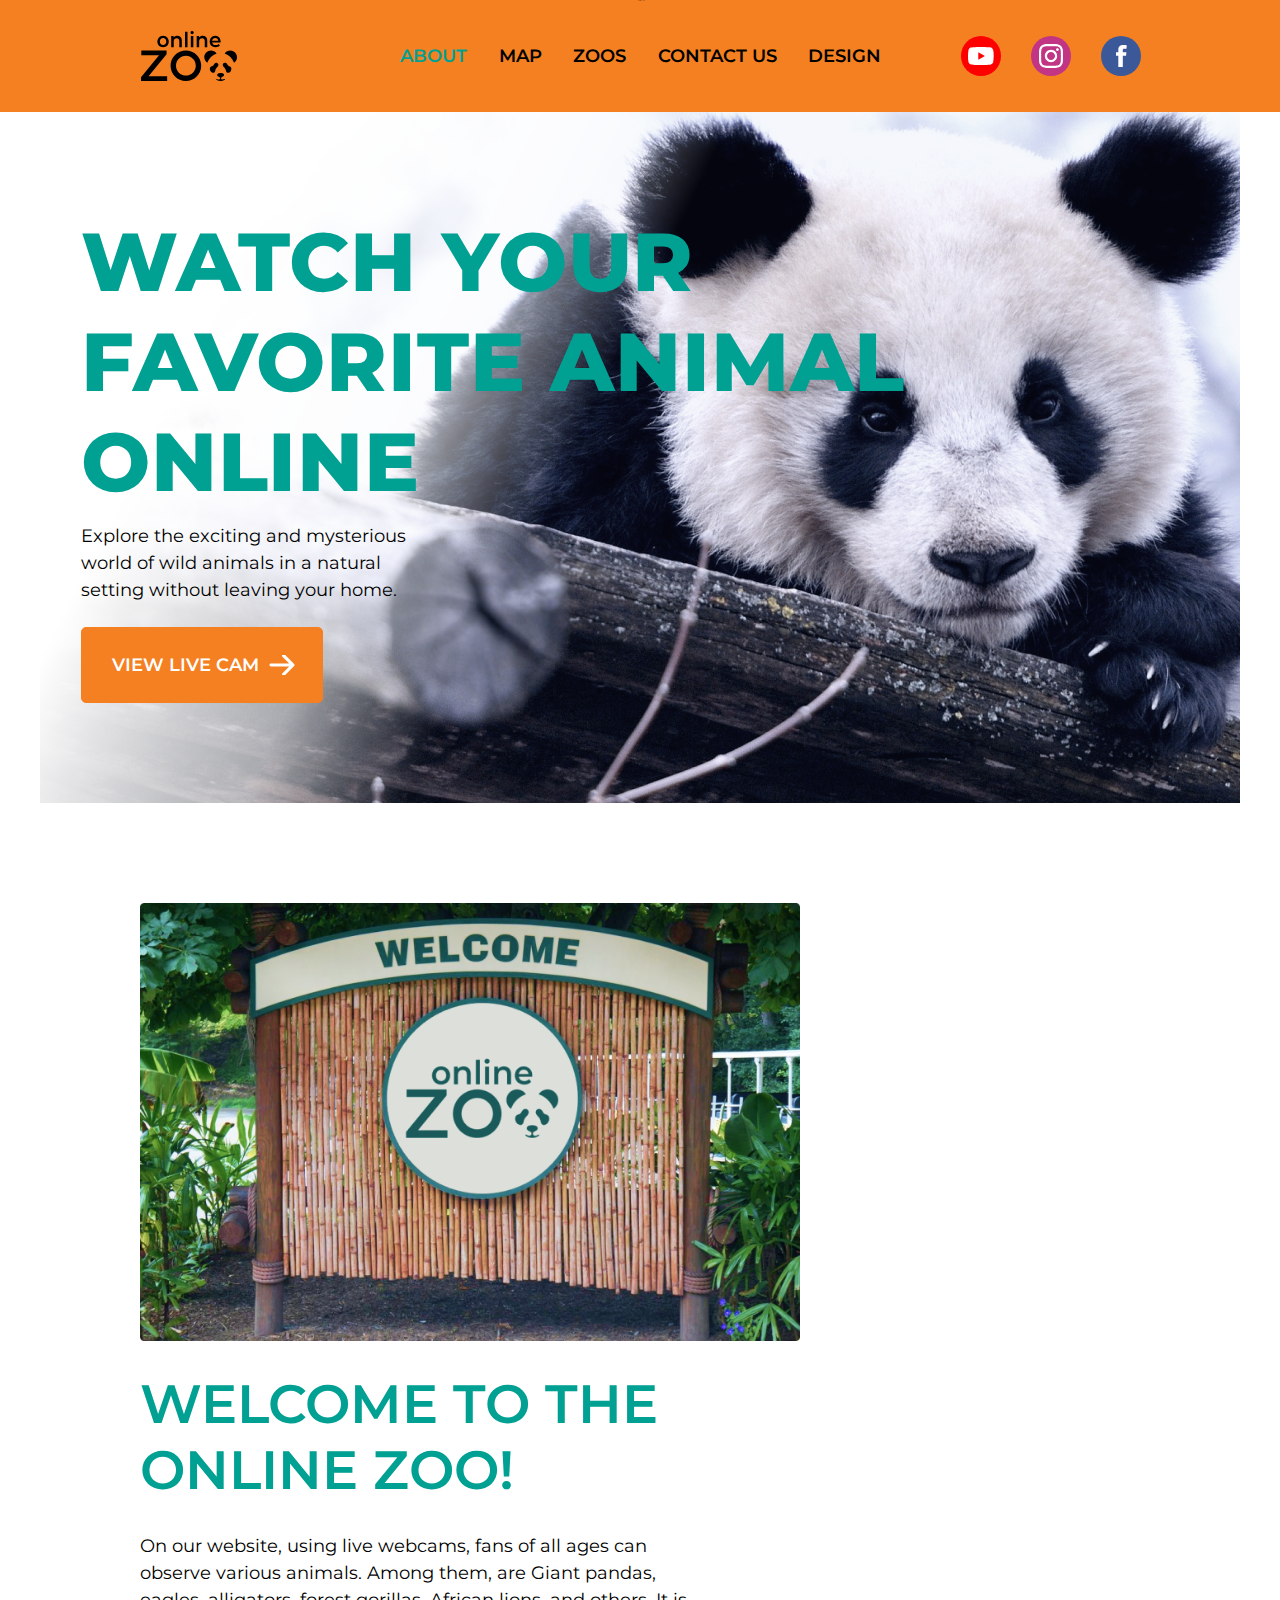
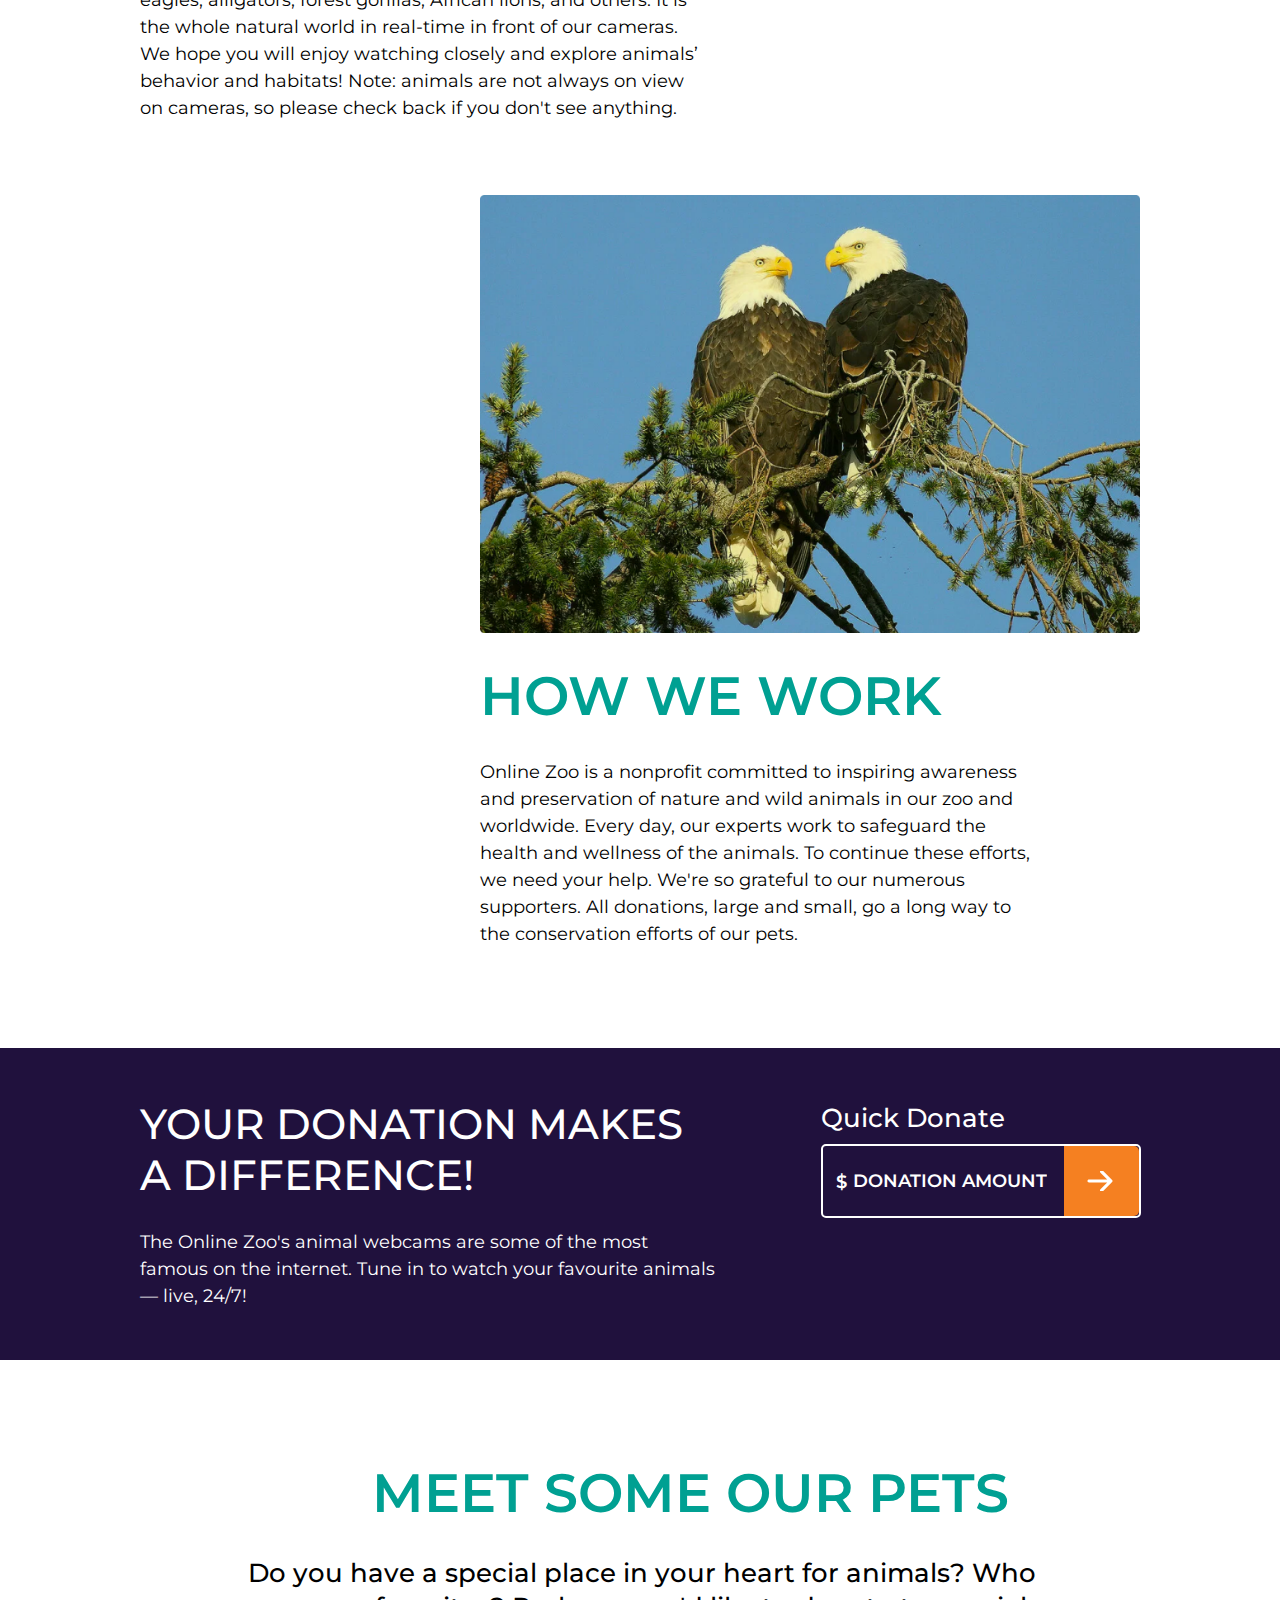
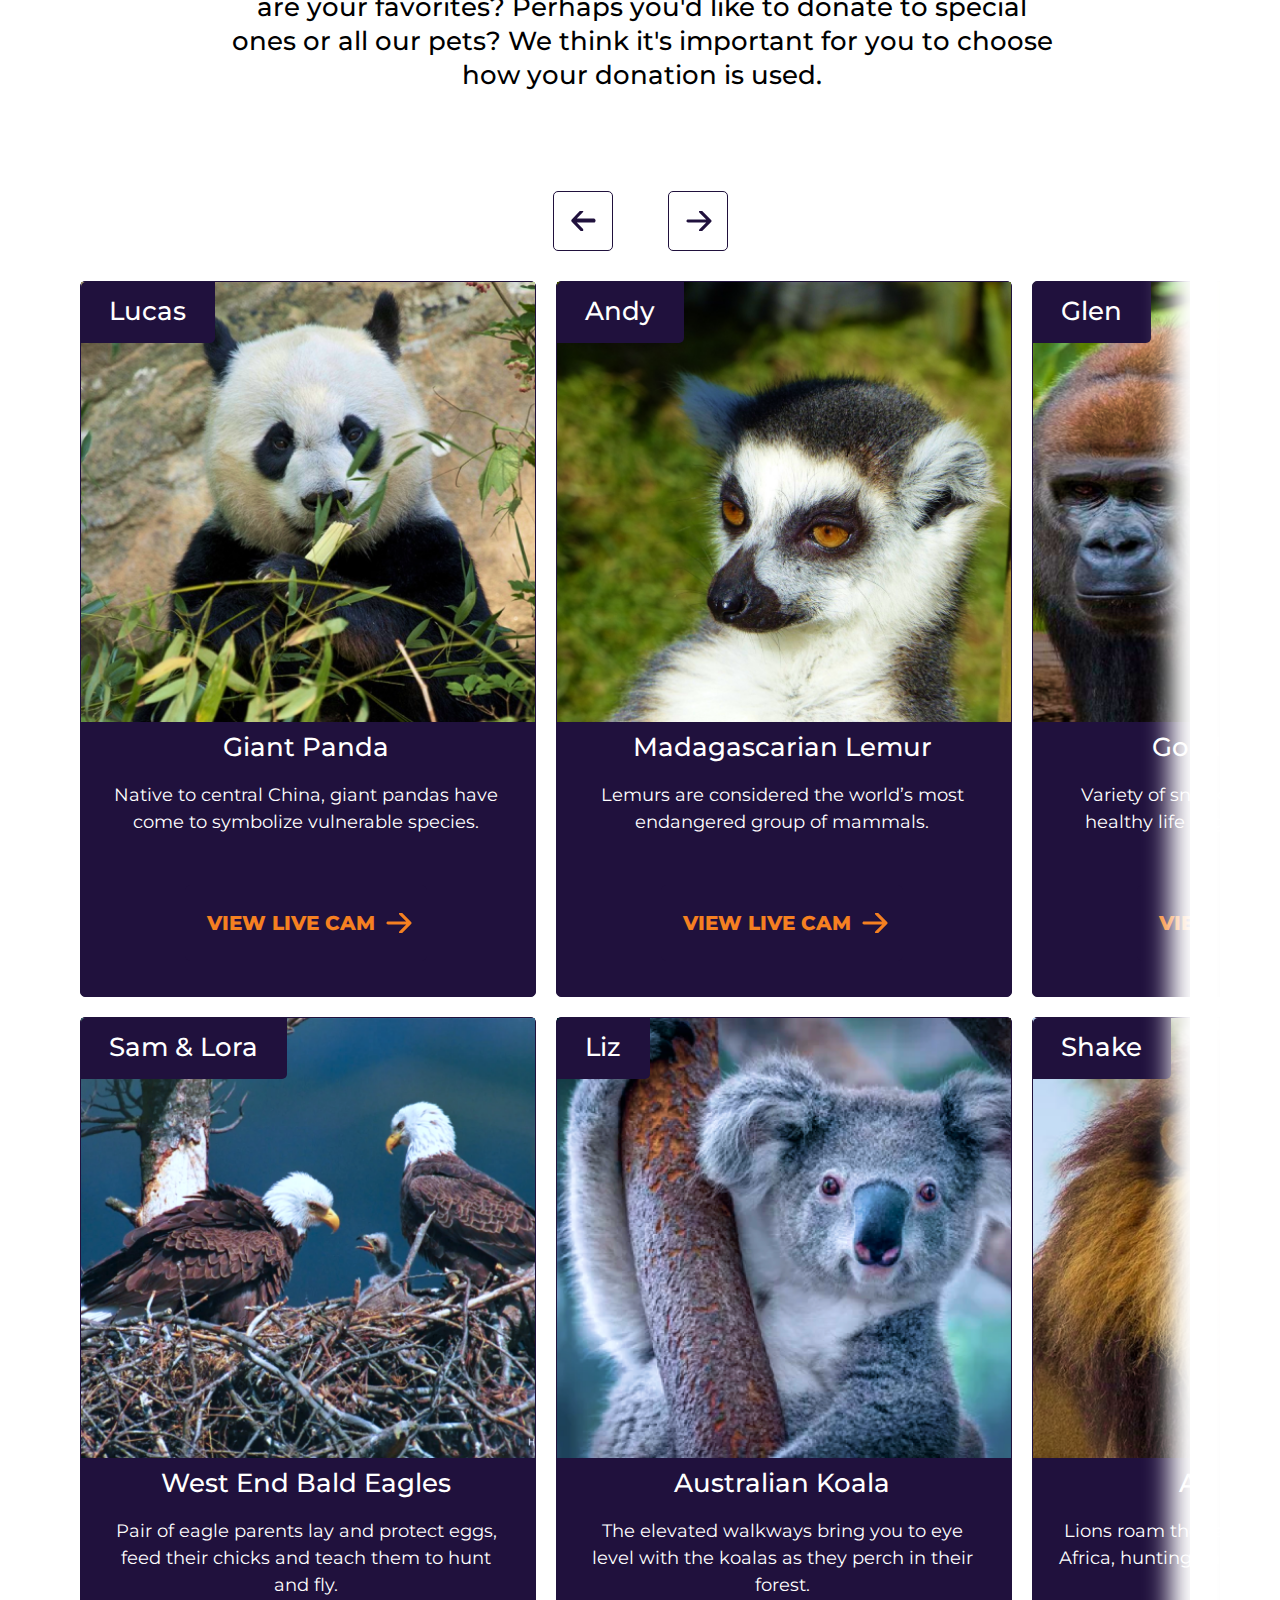
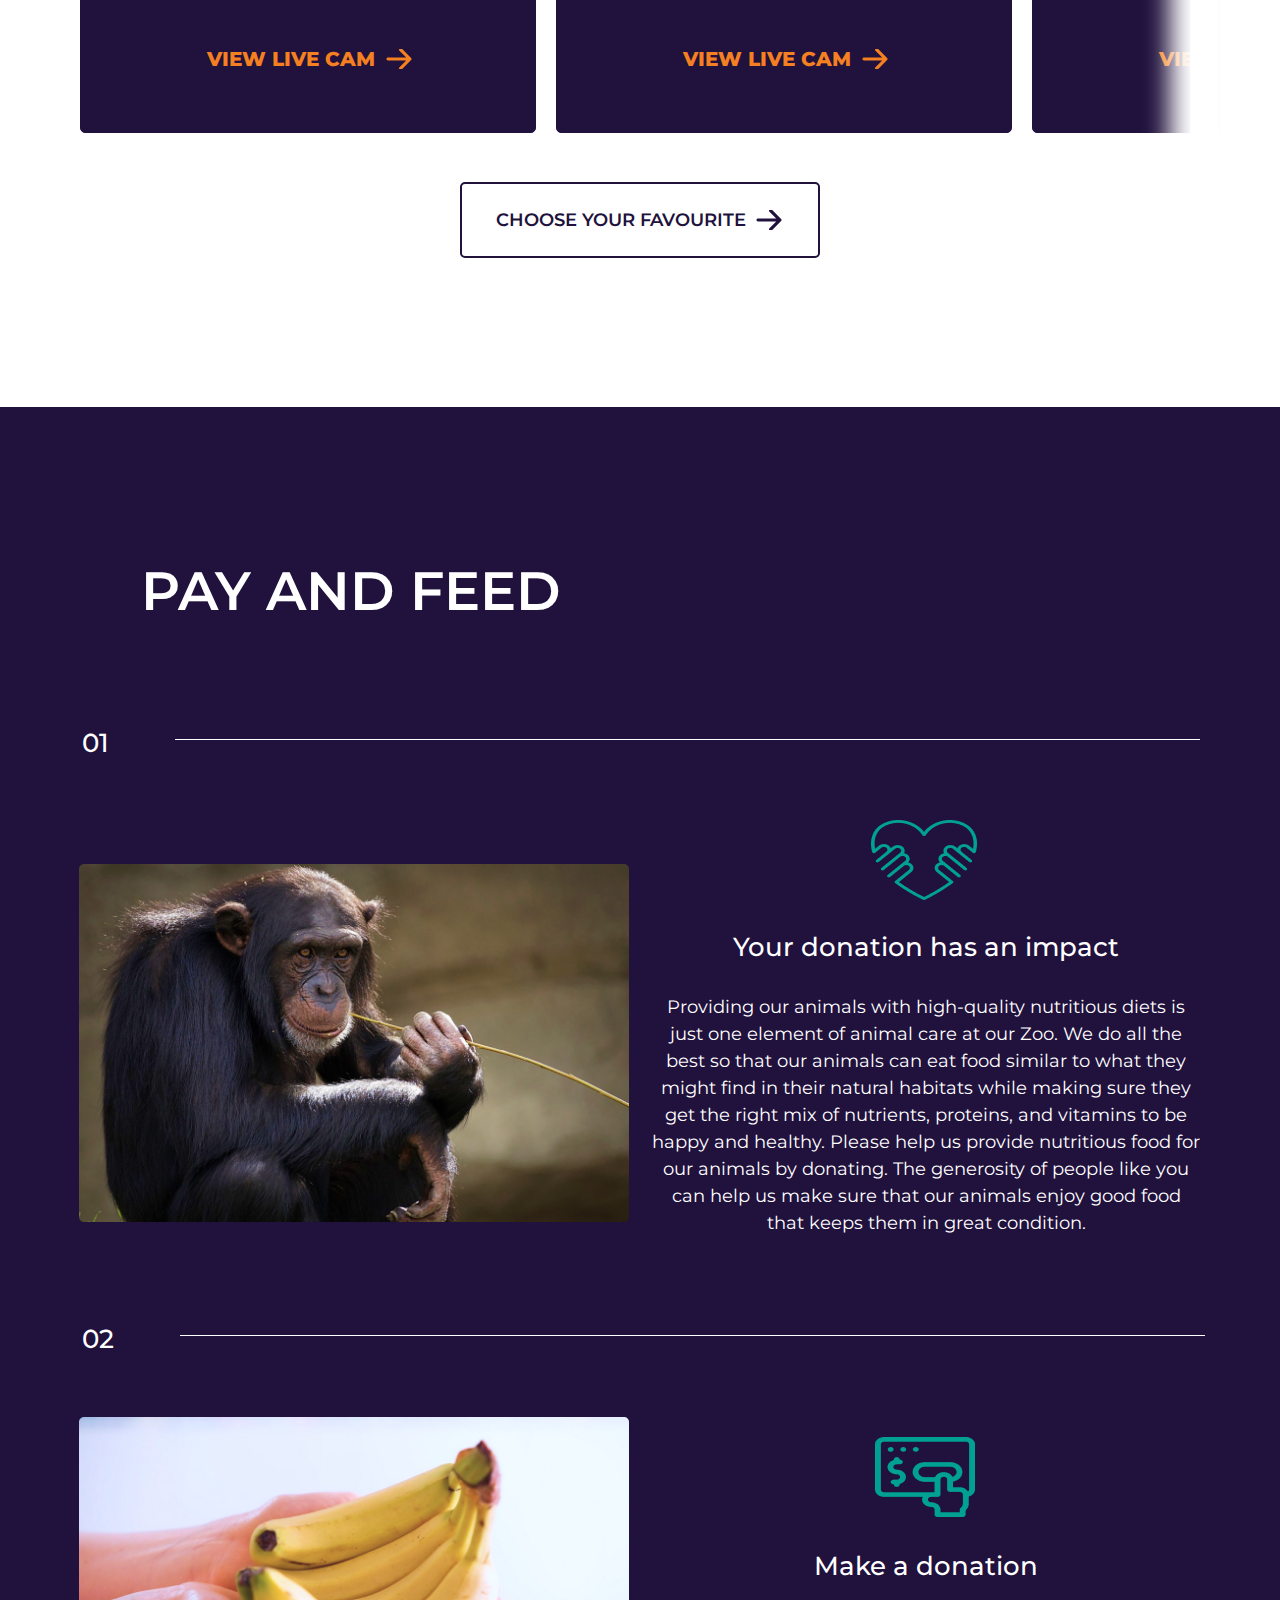
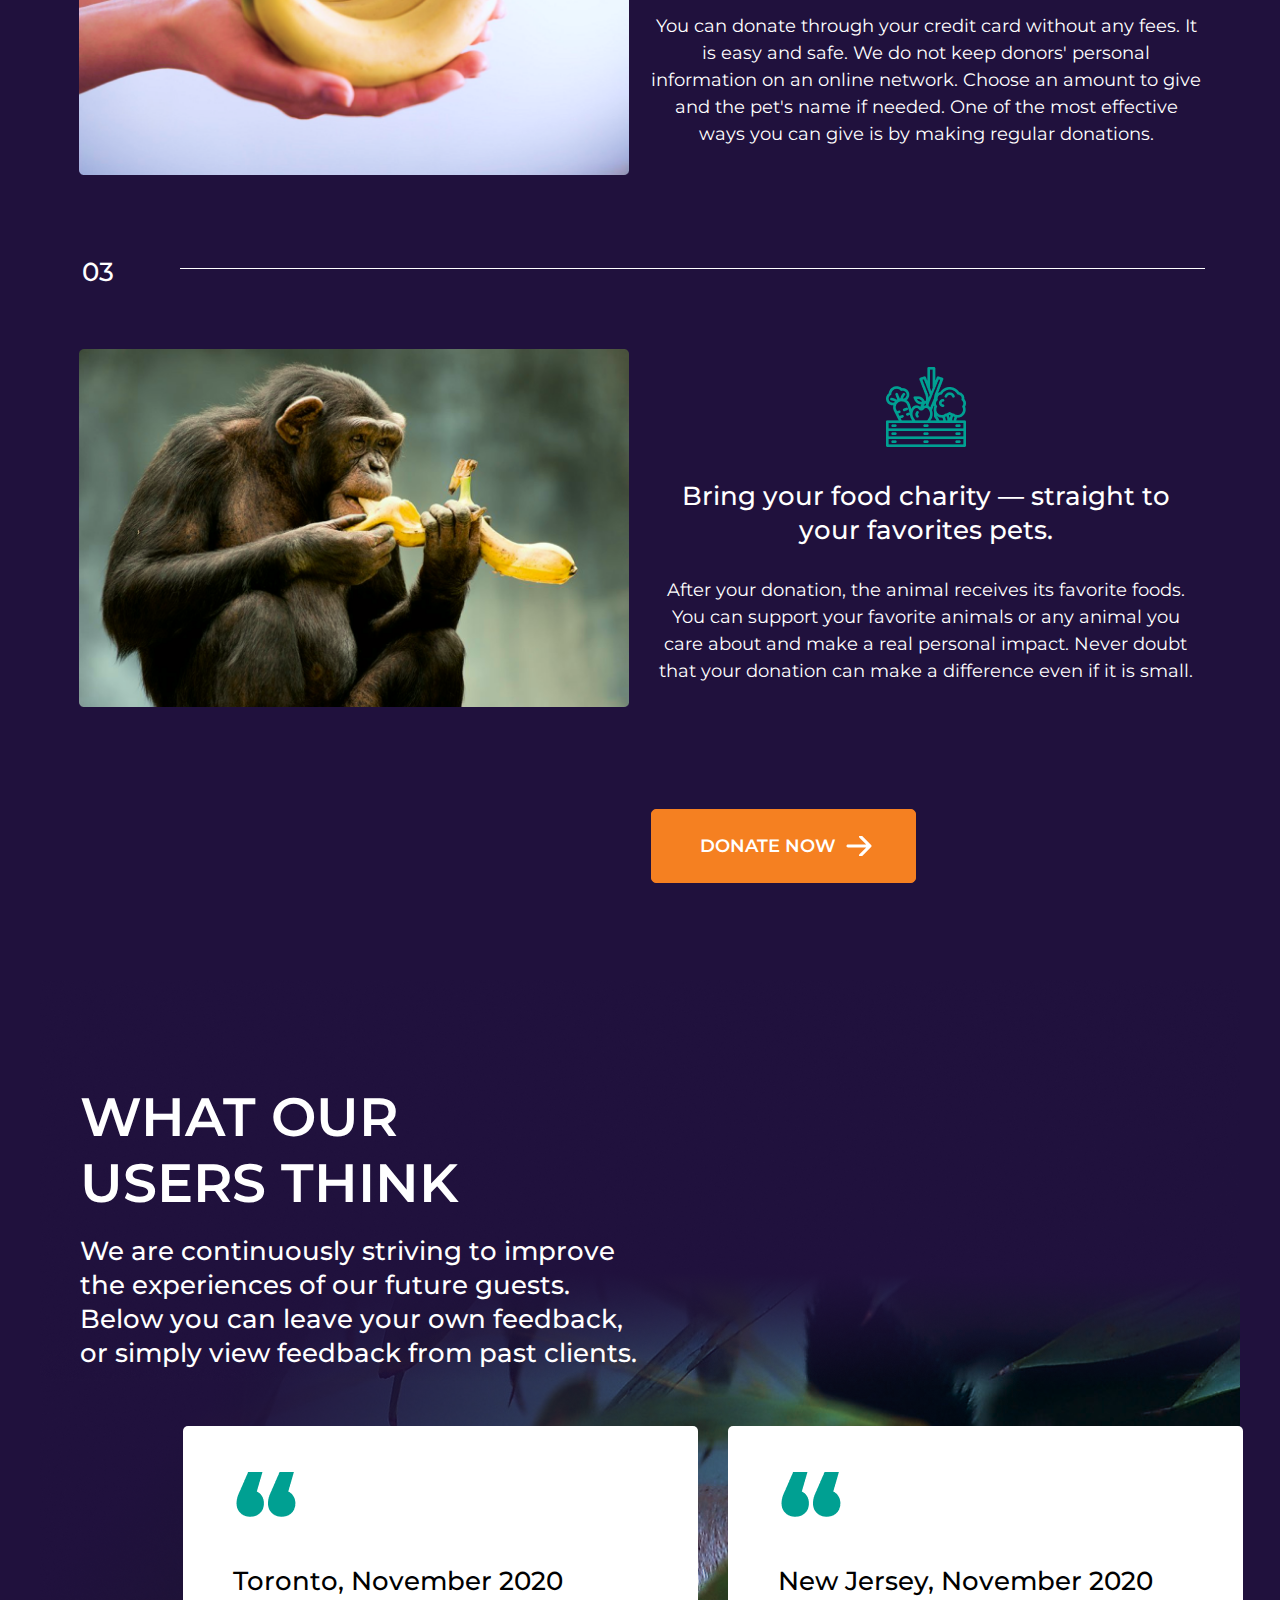
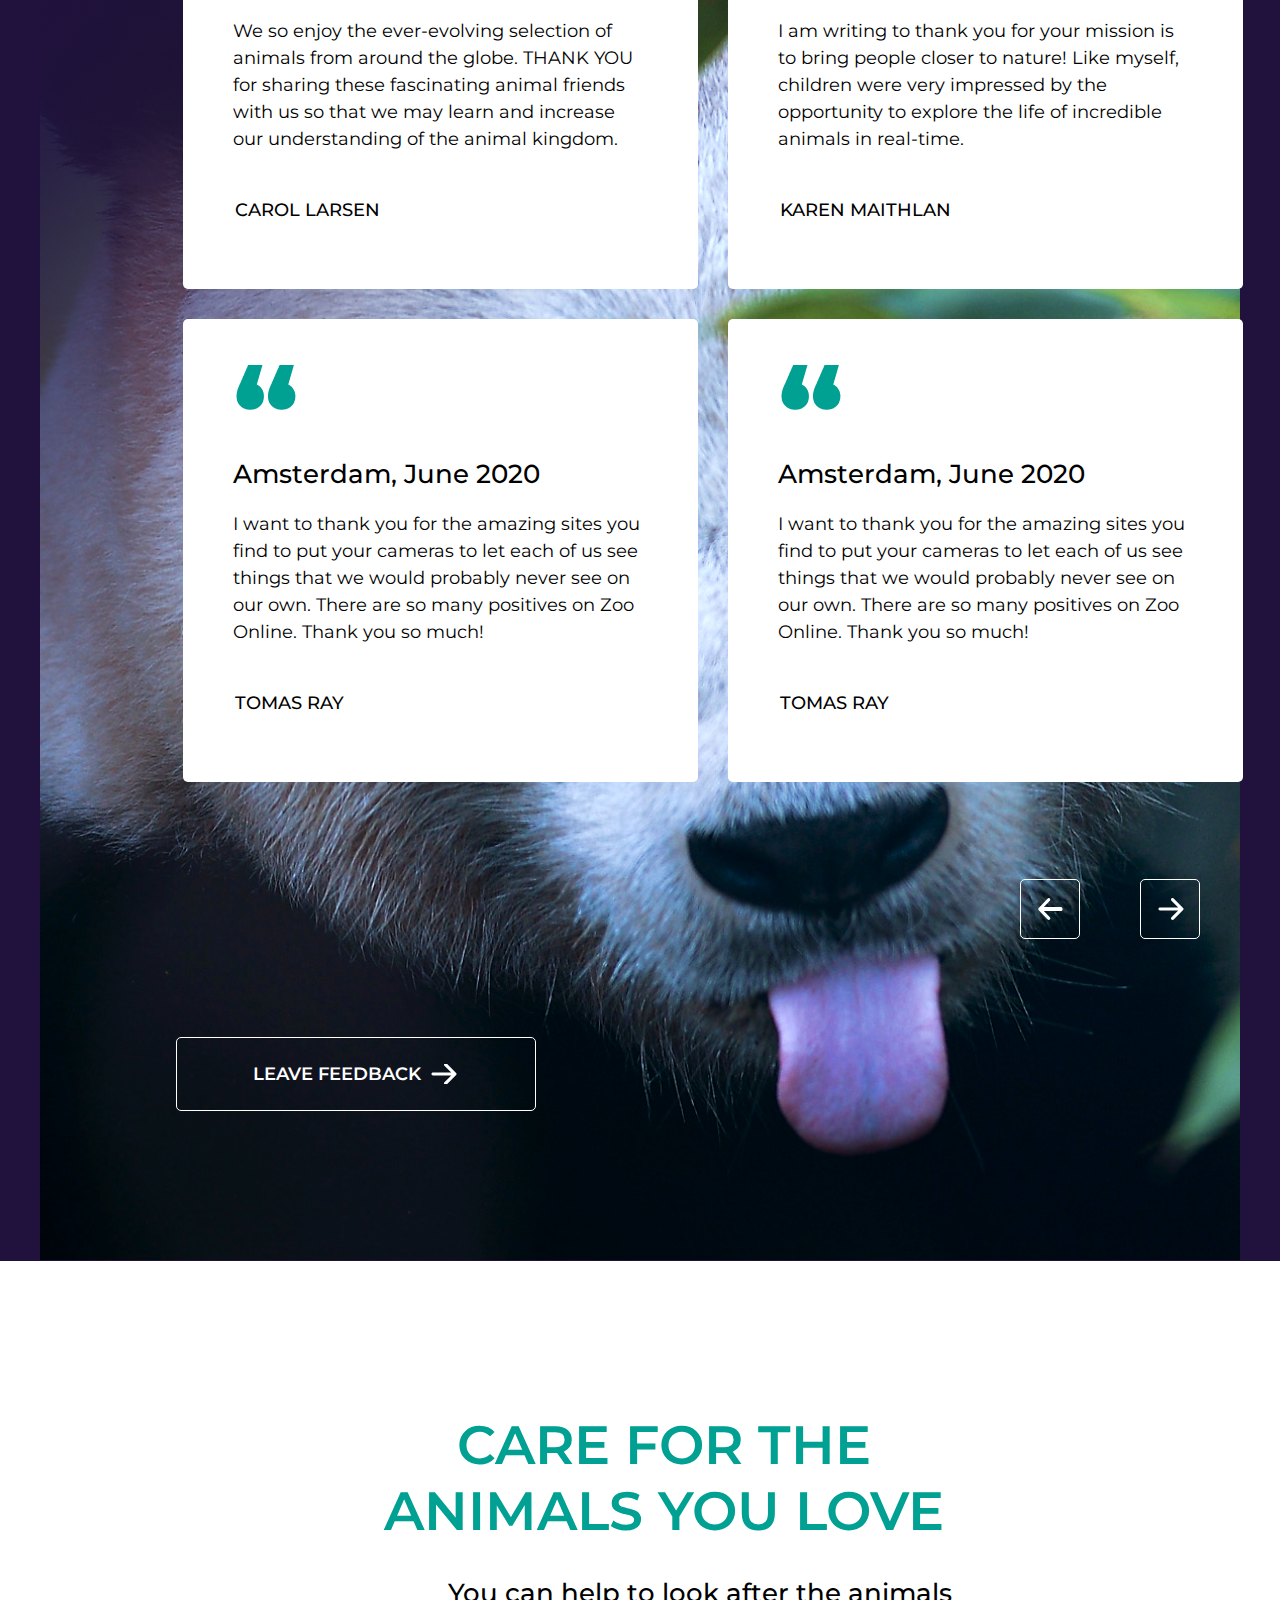
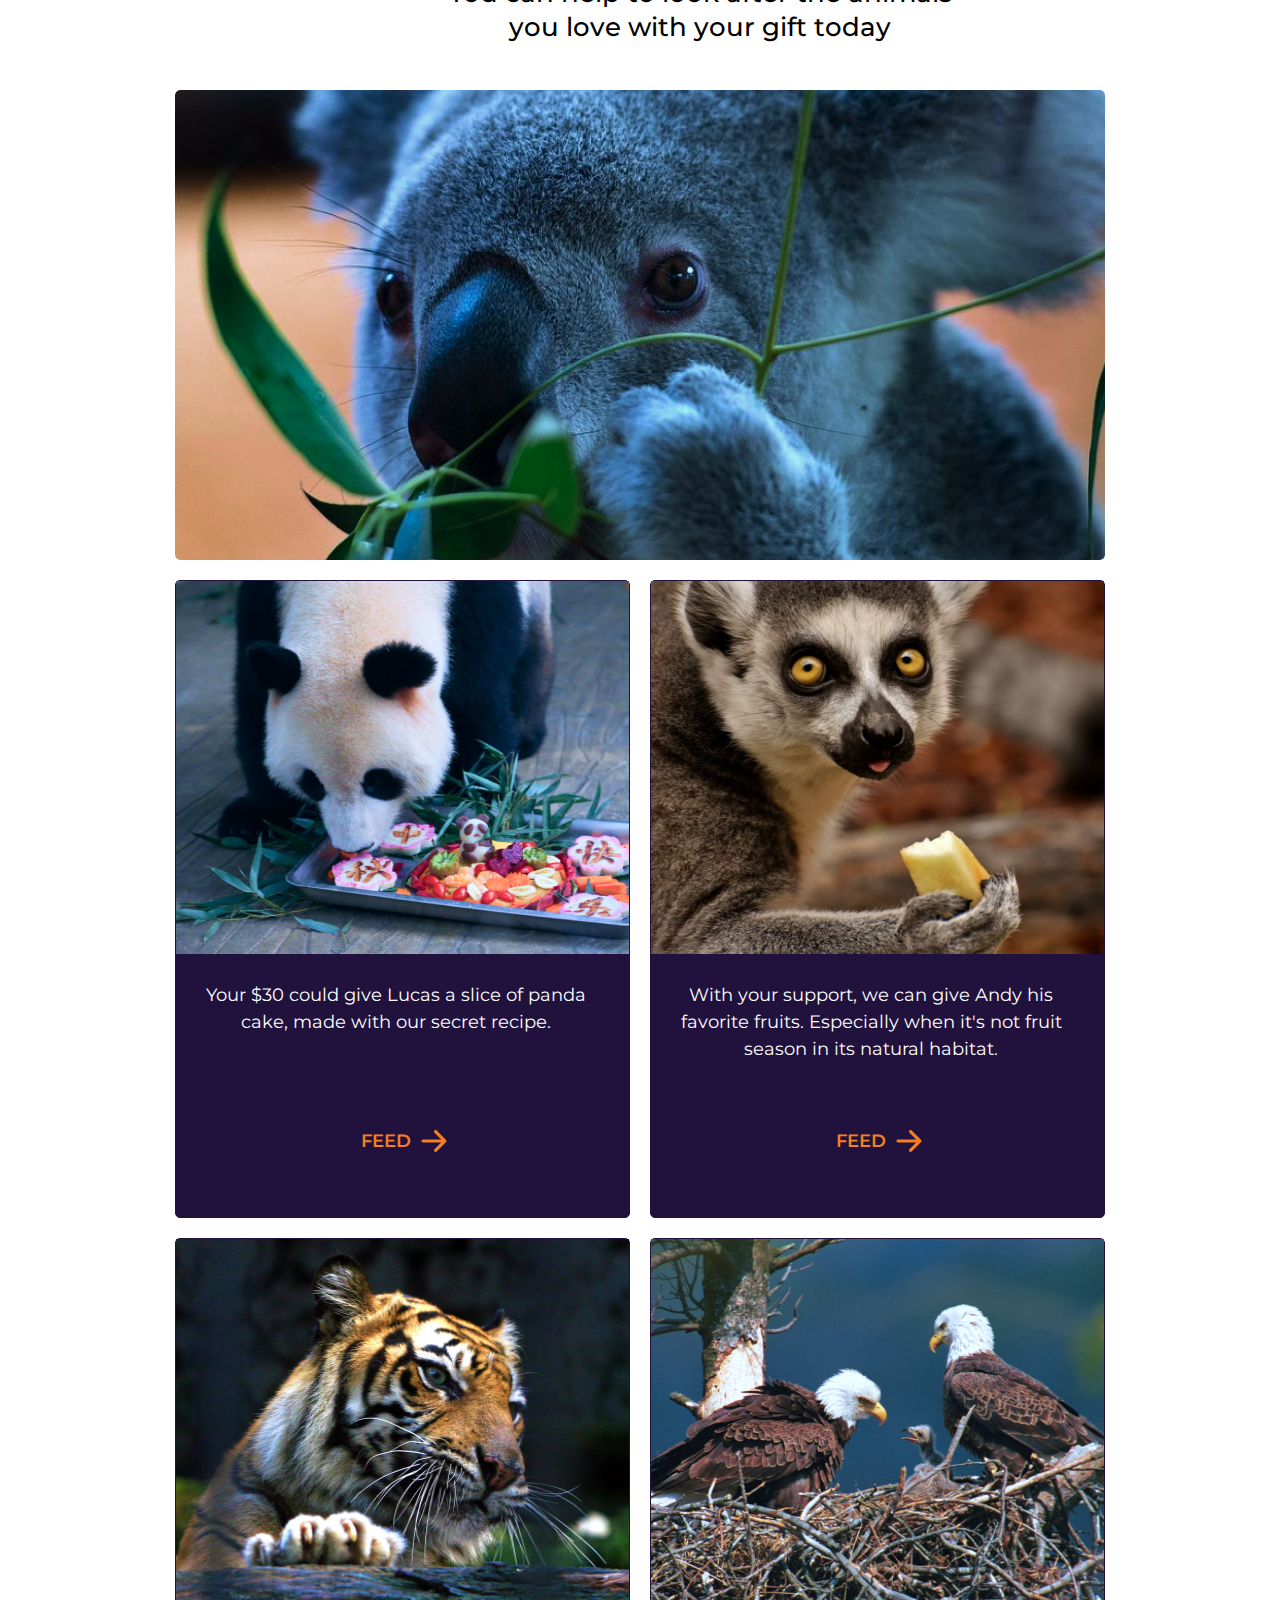
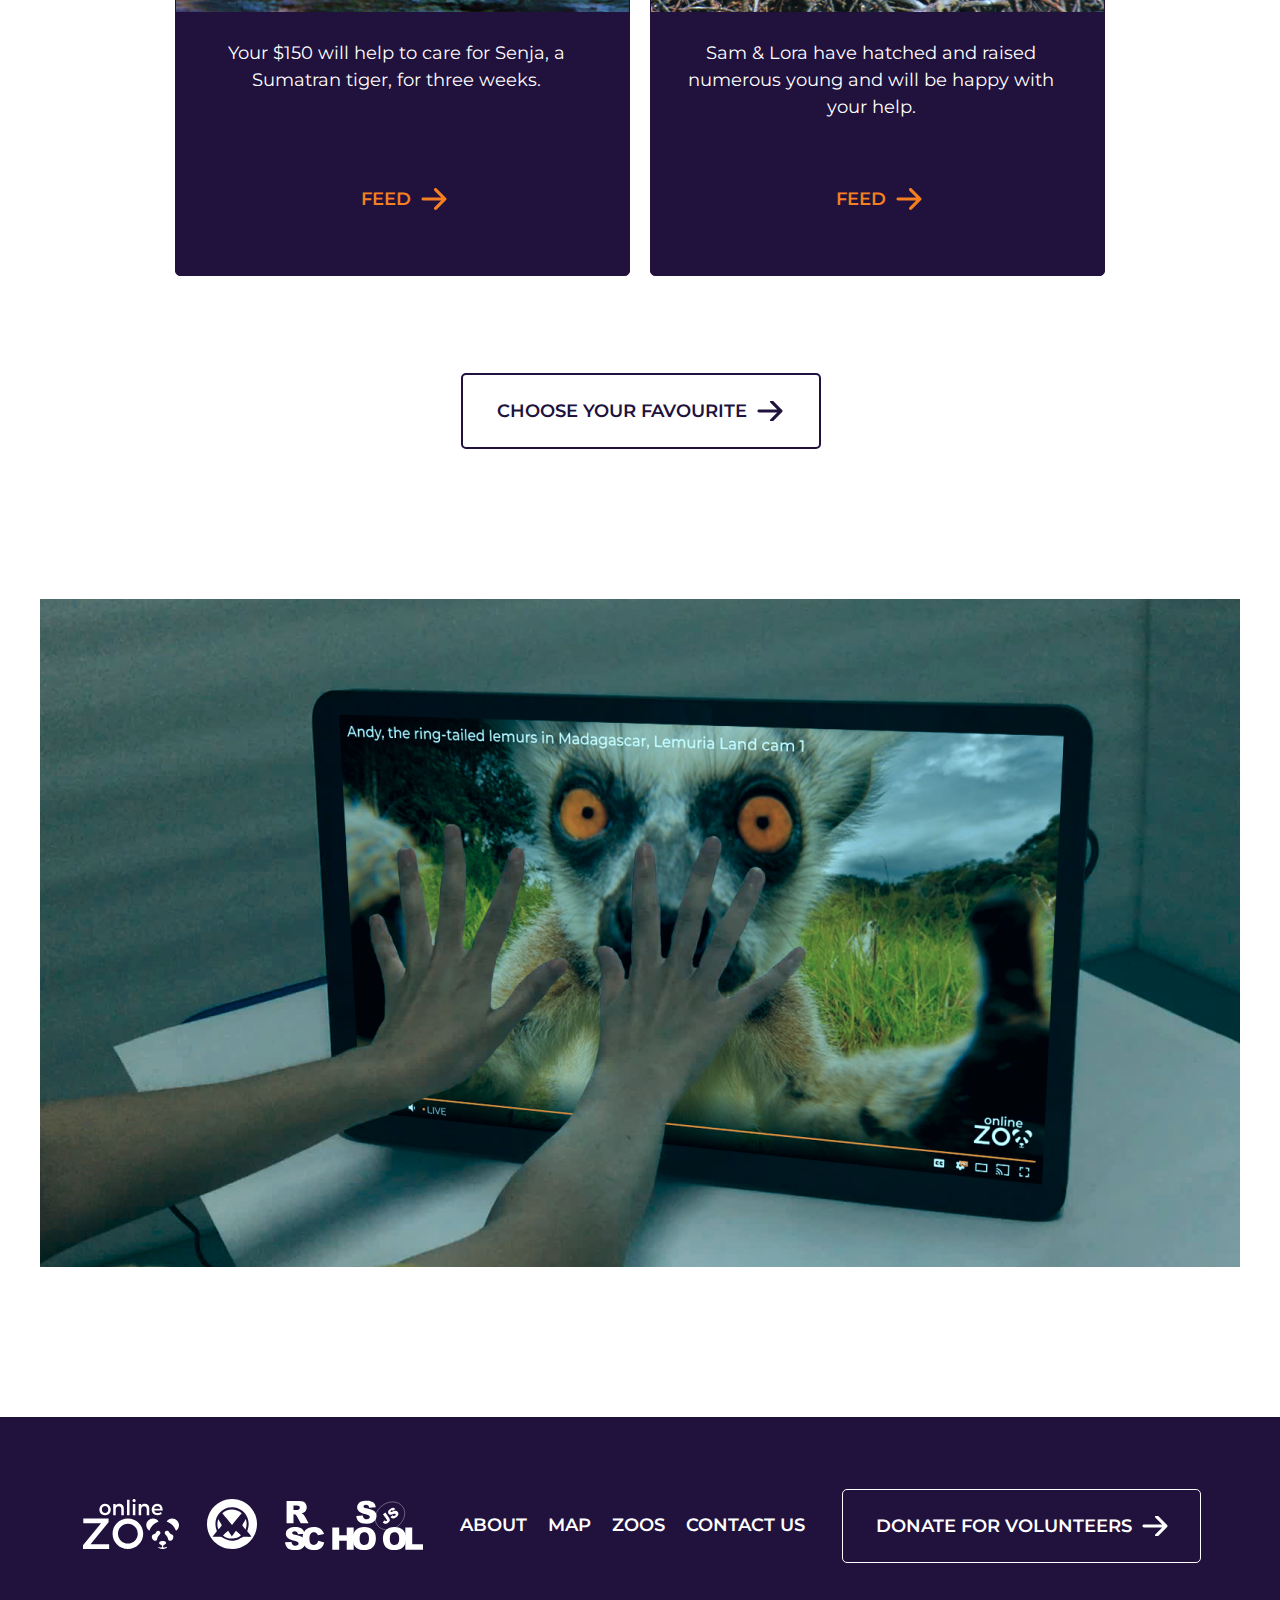
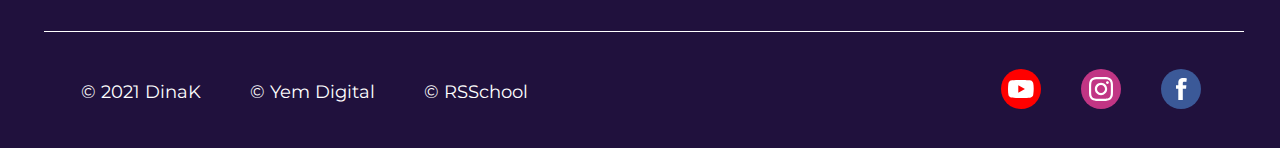
<file: onlineZoo/pages/landing/index.html>
<!DOCTYPE html>
<html lang="en">

<head>
    <meta charset="UTF-8">
    <meta http-equiv="X-UA-Compatible" content="IE=edge">
    <meta name="viewport" content="width=device-width, initial-scale=1.0">
    <link href="style.css" rel="stylesheet">
    <link rel="preconnect" href="https://fonts.gstatic.com">
    <link rel="icon" href="../../assets/images/Favicon.png" type="image/x-icon">
    <link
        href="https://fonts.googleapis.com/css2?family=Montserrat:wght@100;200;300;400;500;600;700;800;900&display=swap"
        rel="stylesheet">
    <title>OnlineZoo</title>
</head>

<body>
    <header id="header" class ="header">
        <div class="header__wrapper">
            <h1>online zoo</h1>
              <a href = "#"><img class="header__img" src="../../assets/images/Logoheader.svg" alt="logo" /></a>
              <div class="header__burger">
                  <span class="header__span"></span>
              </div>
            <nav class ="header__nav">
                <button class ="header__close-btn"></button>
                <ul class = "header__list">
                    <li class ="header__item">
                        <a class="header__link header__link-active" href="#">about</a>
                    </li>
                    <li class ="header__item">
                        <a class="header__link" href="../map/mapIndex.html">map</a>
                    </li>
                    <li class ="header__item">
                        <a class="header__link" href="../zoos/panda/panda.html">zoos</a>
                    </li>
                    <li class ="header__item">
                        <a class="header__link" href="../contacts/contacts.html">contact us</a>
                    </li>
                    <li class ="header__item">
                        <a class="header__link" href=" https://www.figma.com/file/lnK11foY8Aoa6oOlDXovVN/Online-ZOO-Project">design</a>
                    </li>
                </ul>
            </nav>
            <div class="social">
                <ul class="social__list">
                    <li><a class="social__img" href="http://youtube.com" target="_blank"><img src="../../assets/images/youtube.svg"
                                alt="youtubeicon" /></a></li>
                    <li><a class="social__img" href="http://instagram.com" target="_blank"><img src="../../assets/images/Instagram.svg"
                                alt="instaicon" /></a></li>
                    <li><a class="social__img" href="http://facebook.com" target="_blank"><img src="../../assets/images/Facebook.svg"
                                alt="facebookicon" /></a></li>
                </ul>
            </div>
        </div>
    </header>

    <main class ="main">
        <div class="main__wrapper">
            <section class="section1">
                <div class="section1__title">
                    <h2 class="section1__h2">Watch your favorite animal online</h2>
                    <p class="section1__p">Explore the exciting and mysterious world of wild animals in a natural setting without leaving
                        your
                        home.</p>
                    <a class="section1__link" href = "../zoos/panda/panda.html">
                        <div class="button-text">view live cam</div>
                        <div class="button-img"><svg class="section1__svg"></svg></div>
                    </a>
                </div>
            </section>


            <section class="section2">
                <div class="section2__wrapper">
                    <img class="section2__img-1" src="../../assets/images/Group 11.png" alt="Welcome to online zoo" />
                    <div class="section2__article section2__article-1">
                        <h3 class="section2__h3">Welcome to the Online Zoo!</h3>
                        <p class="section2__p">
                            On our website, using live webcams, fans of all ages can observe various animals.
                            Among them, are Giant pandas, eagles, alligators, forest gorillas, African lions,
                            and others. It is the whole natural world in real-time in front of our cameras.
                            We hope you will enjoy watching closely and explore animals’ behavior and habitats!
                            Note: animals are not always on view on cameras, so please check back if you don't see
                            anything.
                        </p>
                        <p class="section2__p-320">
                            On our website, using live webcams, fans of all ages can observe various animals. Among them, are Giant pandas, eagles, alligators, forest gorillas, African lions, and others. It is the whole natural world in real-time in front of our cameras. 
                        </p>
                    </div>
                    <img class="section2__img-2" src="../../assets//images/Group 12.png" alt="bold eagles" />
                    <div class="section2__article section2__article-2">
                        <h3 class="section2__h3">How we work</h3>
                        <p class="section2__p">
                            Online Zoo is a nonprofit committed to inspiring awareness and preservation of nature and
                            wild animals in our zoo and worldwide.
                            Every day, our experts work to safeguard the health and wellness of the animals. To continue
                            these efforts, we need your help.
                            We're so grateful to our numerous supporters.
                            All donations, large and small, go a long way to the conservation efforts of our pets.
                        </p>
                        <p class="section2__p-320">
                            Online Zoo is a nonprofit committed to inspiring awareness and preservation of nature and wild animals in our zoo and worldwide. To continue these efforts, we need your help. We're so grateful to our  supporters. All donations, large and small, go a long way to the conservation efforts of our pets.
                        </p>
                    </div>
                </div>
            </section>

            <section class="section3">
                <div class="section3__wrapper">
                    <div class="section3__donate1">
                        <h4 class="section3__h4">Your donation makes a difference! </h4>
                        <p class="section3__p">The Online Zoo's animal webcams are some of the most famous on the internet. Tune in to watch
                            your favourite animals — live, 24/7!</p>
                    </div>
                    <div class="section3__donate2">
                        Quick Donate
                        <form id="section3__form" class = "section3__form">
                            <label class ="section3__label" for="donate">$ </label>
                            <input id = "donate" class="section3__input" type="number" value="" min="20" max="1000" step ="20" placeholder="Donation Amount">
                            <button id="donation-amount" class ="section3__button" type="submit">
                                <div class="button-img"><svg class="section3__svg"></svg></div>
                            </button>
                        </form>
                    </div>
                </div>
            </section>
            <section class="section4">
                <div class="section4__wrapper">
                    <div class="section4__pets">
                        <h3 class="section4__h3">meet some our Pets </h3>
                        <h5 class="section4__h5">
                            Do you have a special place in your heart for animals?
                            Who are your favorites? Perhaps you'd like to donate to special ones or all our pets? We
                            think
                            it's
                            important for you to choose how your donation is used.
                        </h5>
                        <div class="section4__arrow-btn">
                            <button id = "pets-arrow-left" class ="section4__btn"><svg class="section4__svg left"></button>
                            <button id ="pets-arrow-right" class ="section4__btn"><svg class="section4__svg right"></button>
                        </div>
                    </div>
                    <div class="section4__cards-wrapper">
                    <div id="pet-cards" class="pets-cards">
                        <div class="section4__overlay"></div>
                        <a class="pet__card animal-elem1" href="../zoos/panda/panda.html">
                            <div class="pet__name"><h5 class="pet__name-h5">Lucas</h5></div>
                            <img class="pet__card-img" src="../../assets/images/petpanda.png" alt="lucas" />
                            <div class="pet__info">
                                <h5 class="pet__info-h5">Giant Panda</h5>
                                <p class="pet__info-p">Native to central China, giant pandas have come to symbolize vulnerable species.</p>
                            </div>
                            <div class="pet__card-btn">
                                <div class="btn-text">view live cam</div>
                                <div class="btn-img"><svg class="pet__svg"></svg></div>
                            </div>
                        </a>
                        <a class="pet__card animal-elem2" href="../zoos/lemur/lemur1.html">
                            <div class="pet__name"><h5 class="pet__name-h5">Andy</h5></div>
                            <img class="pet__card-img" src="../../assets/images/petlemur.png" alt="andy" />
                            <div class="pet__info">
                                <h5 class="pet__info-h5">Madagascarian Lemur</h5>
                                <p class="pet__info-p">Lemurs are considered the world’s most endangered group of mammals.</p>
                            </div>
                            <div class="pet__card-btn">
                                <div class="btn-text">view live cam</div>
                                <div class="btn-img"><svg class="pet__svg"></svg></div>
                            </div>
                        </a>
                        <a class="pet__card animal-elem3" href="../zoos/gorilla/gorilla1.html">
                            <div class="pet__name"><h5 class="pet__name-h5">Glen</h5></div>
                            <img class="pet__card-img" src="../../assets/images/petgorilla.png" alt="glen" />
                            <div class="pet__info">
                                <h5 class="pet__info-h5">Gorilla in Congo </h5>
                                <p class="pet__info-p">Variety of snacks very important for the healthy life of gorillas and his plenty of
                                    babies.</p>
                            </div>
                            <div class="pet__card-btn">
                                <div class="btn-text">view live cam</div>
                                <div class="btn-img"><svg class="pet__svg"></svg></div>
                            </div>
                        </a>
                        <a class="pet__card animal-elem4" href="#">
                            <div class="pet__name"><h5 class="pet__name-h5">Mike</h5></div>
                            <img class="pet__card-img" src="../../assets/images/petalligator.png" alt="mike" />
                            <div class="pet__info">
                                <h5 class="pet__info-h5">Chinese Alligator</h5>
                                <p class="pet__info-p">From nose to tail, belly to back, hard scales protect this petite alligator. </p>
                            </div>
                            <div class="pet__card-btn">
                                <div class="btn-text">view live cam</div>
                                <div class="btn-img"><svg class="pet__svg"></svg></div>
                            </div>
                        </a>
                        <a class="pet__card animal-elem5" href="../zoos/eagle/eagle1.html">
                            <div class="pet__name"><h5 class="pet__name-h5">Sam & Lora</h5></div>
                            <img class="pet__card-img" src="../../assets/images/peteagles.png" alt="sam&lora" />
                            <div class="pet__info">
                                <h5 class="pet__info-h5">West End Bald Eagles</h5>
                                <p class="pet__info-p">Pair of eagle parents lay and protect eggs, feed their chicks and teach them to hunt
                                    and fly.</p>
                            </div>
                            <div class="pet__card-btn">
                                <div class="btn-text">view live cam</div>
                                <div class="btn-img"><svg class="pet__svg"></svg></div>
                            </div>
                        </a>
                        <a class="pet__card animal-elem6" href="#">
                            <div class="pet__name"><h5 class="pet__name-h5">Liz</h5></div>
                            <img class="pet__card-img" src="../../assets/images/petkoala.png" alt="liz" />
                            <div class="pet__info">
                                <h5 class="pet__info-h5">Australian Koala</h5>
                                <p class="pet__info-p">The elevated walkways bring you to eye level with the koalas as they perch in their
                                    forest.</p>
                            </div>
                            <div class="pet__card-btn">
                                <div class="btn-text">view live cam</div>
                                <div class="btn-img"><svg class="pet__svg"></svg></div>
                            </div>
                        </a>
                        <a class="pet__card animal-elem7" href="#">
                            <div class="pet__name"><h5 class="pet__name-h5">Shake</h5></div>
                            <img class="pet__card-img" src="../../assets/images/petlion.png" alt="shake" />
                            <div class="pet__info">
                                <h5 class="pet__info-h5">African Lion</h5>
                                <p class="pet__info-p">Lions roam the savannas and grasslands of Africa, hunting and raising cubs in the
                                    pride.</p>
                            </div>

                            <div class="pet__card-btn">
                                <div class="btn-text">view live cam</div>
                                <div class="btn-img"><svg class="pet__svg"></svg></div>
                            </div>
                        </a>
                        <a class="pet__card animal-elem8" href="#">
                            <div class="pet__name"><h5 class="pet__name-h5">Senja</h5></div>
                            <img class="pet__card-img" src="../../assets/images/pettiger.png" alt="senja" />
                            <div class="pet__info">
                                <h5 class="pet__info-h5">Sumatran Tiger</h5>
                                <p class="pet__info-p">Sumatran Tigers are the smallest of the five sub-species, and are found in Indonesia.
                                </p>
                            </div>
                            <div class="pet__card-btn">
                                <div class="btn-text">view live cam</div>
                                <div class="btn-img"><svg class="pet__svg"></svg></div>
                            </div>
                        </a>
                    </div>
                </div>
                    <div class="section4__choose-btn">
                        <a class="section4__choose-link"href = "../map/mapIndex.html">
                            <div class="button-text">choose your favourite</div>
                            <div class="button-img"><svg class="choose__svg"></svg></div>
                        </a>
                    </div>
                </div>
            </section>

            <section class="section5">
                <div class="section5__wrapper">
                    <h3 class="section5__h3">pay and feed</h3>
                    <div class="section5__subheader">
                        <h4 class="section5__h4">01</h4>
                        <div class="line line-1"></div>
                        <div class="section5__a">
                            <img class="section5__img" src="../../assets/images/Rectangle 36.png" alt="monkey1">
                            <div class="section5__impact">
                                <img class="section5__impact-img" src="../../assets/images/Vector.png" alt="vector">
                                <h6 class="section5__impact-h6">Your donation has an impact</h6>
                                <p class="section5__impact-p">Providing our animals with high-quality nutritious diets is just one element of
                                    animal care at our Zoo.
                                    We do all the best so that our animals can eat food similar to what they might find
                                    in their
                                    natural habitats while making sure they get the right mix of nutrients, proteins,
                                    and
                                    vitamins to be happy and healthy.
                                    Please help us provide nutritious food for our animals by donating.
                                    <span class="section5__320">The generosity of people like you can help us make sure that our animals enjoy good
                                    food
                                    that keeps them in great condition.<span>
                                </p>
                            </div>
                        </div>
                    </div>
                    <div class="section5__subheader">
                        <h4 class="section5__h4">02</h4>
                        <div class="line line-2"></div>
                        <div class="section5__a">
                            <img  class="section5__img" src="../../assets/images/Rectangle 37.png" alt="bananas">
                            <div class="section5__make">
                                <img class="section5__make-img" src="../../assets/images/Vector2.png" alt="vector">
                                <h6 class="section5__make-h6">Make a donation</h6>
                                <p class="section5__make-p">You can donate through your credit card without any fees.
                                    It is easy and safe. We do not keep donors' personal information on an online
                                    network.
                                    Choose an amount to give and the pet's name if needed.
                                    <span class="section5__320">One of the most effective ways you can give is by making regular donations.</span>
                                </p>
                            </div>
                        </div>
                    </div>
                    <div class="section5__subheader">
                        <h4 class="section5__h4">03</h4>
                        <div class="line line-3"></div>
                        <div class="section5__a">
                            <img class="section5__img" src="../../assets/images/Rectangle 38.png" alt="monkey&bananas">
                            <div class="section5__bring">
                                <img class="section5__bring-img"src="../../assets/images/Vector3.png" alt="vector">
                                <h6 class="section5__bring-h6">Bring your food charity — straight to your favorites pets.</h6>
                                <p class="section5__bring-p">
                                    After your donation, the animal receives its favorite foods.
                                    You can support your favorite animals or any animal you care about and make a real
                                    personal
                                    impact.
                                    Never doubt that your donation can make a difference even if it is small.
                                </p>
                                <button id="donate-now1" class="section5__button">
                                    <div class="button-text">donate now</div>
                                    <div class="button-img"><svg class="section5__svg"></svg></div>
                                </button>
                            </div>
                        </div>
                    </div>
                </div>
            </section>

            <section class="section6">
                <div class="section6__wrapper">
                    <div class="section6__main">
                        <div class="section6__header">
                            <h3 class="section6__header-h3">what our users think</h3>
                            <h5 class="section6__header-h5">We are continuously striving to improve the experiences of our future guests.
                                Below you can leave your own feedback, or simply view feedback from past clients.
                            </h5>
                        </div>
                        <div id="section6__review" class="section6__review-wrapper">
                            <div class="section6__review review1">
                                <img class="section6__review-img" src="../../assets/images/“.png" alt="section6">
                                <h5 class="section6__review-h5">New Jersey, June 2020</h5>
                                <p class="section6__review-p">I am writing to thank you for your mission is to bring people closer to nature! Like
                                    myself,
                                    children were very impressed by the opportunity to explore the life of incredible
                                    animals in
                                    real-time.</p>
                                <h6 class="section6__review-h6">Karen Maithlan</h6>
                            </div>
                            <div class="section6__review review2">
                                <img class="section6__review-img" src="../../assets/images/“.png" alt="section6">
                                <h5 class="section6__review-h5">Toronto, November 2020</h5>
                                <p class="section6__review-p"> We so enjoy the ever-evolving selection of animals from around the globe. THANK YOU
                                    for
                                    sharing these fascinating animal friends with us so that we may learn and increase
                                    our
                                    understanding of the animal kingdom.</p>

                                <h6 class="section6__review-h6">Carol Larsen</h6>
                            </div>
                            <div class="section6__review review3">
                                <img class="section6__review-img" src="../../assets/images/“.png" alt="section6">
                                <h5 class="section6__review-h5">London, February 2020</h5>
                                <p class="section6__review-p">A fantastic experience for kids and adults alike! If anyone is looking for an
                                    attraction that
                                    educates people on wild animals – It's for you! I highly recommend seeing for
                                    yourself the
                                    variety of animals on your screen. </p>
                                <h6 class="section6__review-h6" >C. Stockman</h6>
                            </div>
                            <div class="section6__review review4">
                                <img class="section6__review-img" src="../../assets/images/“.png" alt="section6">
                                <h5 class="section6__review-h5">Amsterdam, June 2020</h5>
                                <p class="section6__review-p">I want to thank you for the amazing sites you find to put your cameras to let each of
                                    us see things that we would probably never see on our own. There are so many positives on
                                    Zoo Online. Thank you so much!</p>
                                <h6 class="section6__review-h6">Tomas Ray</h6>
                            </div>
                            <div class="section6__review review5">
                                <img class="section6__review-img" src="../../assets/images/“.png" alt="section6">
                                <h5 class="section6__review-h5">New Jersey, November 2020</h5>
                                <p class="section6__review-p">I am writing to thank you for your mission is to bring people closer to nature! Like myself, children were very impressed by the opportunity to explore the life of incredible animals in real-time.</p>
                                <h6 class="section6__review-h6" >Karen Maithlan</h6>
                            </div>
                            <div class="section6__review review6">
                                <img class="section6__review-img" src="../../assets/images/“.png" alt="section6">
                                <h5 class="section6__review-h5">Amsterdam, June 2020</h5>
                                <p class="section6__review-p">I want to thank you for the amazing sites you find to put your cameras to let each of
                                    us see things that we would probably never see on our own. There are so many positives on
                                    Zoo Online. Thank you so much!</p>
                                <h6 class="section6__review-h6">Tomas Ray</h6>
                            </div>
                        </div>
                    </div>
                    <div class="section6__positions">
                        <span id="section6__position1" class="section6__position active"></span>
                        <span id="section6__position2" class="section6__position"></span>
                        <span id="section6__position3" class="section6__position"></span>
                        <span id="section6__position4" class="section6__position"></span>
                    </div>
                    <div class="section6__arrow-btn">
                        <button id="section6_arrow-left" class="section6__arrow"><svg class="section6__left"></svg></button>
                        <button id="section6_arrow-right" class="section6__arrow"><svg class="section6__right"></svg></button>
                    </div>
                    <div class="section6__btn">
                        <button class="section6__feedback-btn">
                            <div class="button-text">leave feedback</div>
                            <div class="button-img"><svg class="section6__svg"></svg></div>
                        </button>
                    </div>
                </div>
            </section>

            <section class="section7">
                <div class="section7__wrapper">
                    <h3 class="section7__h3">care for the animals you love </h3>
                    <h6 class="section7__h6">You can help to look after the animals you love with your gift today</h6>
                </div>
                <div class="section7__cards">
                    <div class="care-card__img"></div>
                    <a class="care-card__link care-card1" href="../zoos/panda/panda.html">
                        <img class="care-card__animal-img" src="../../assets/images/pandaSection7.png"
                            alt="feed panda" />
                        <div>
                            <p class="section7__p">Your $30 could give Lucas a slice of panda cake, made with our
                                secret recipe.</p>
                            <div class="cards-button">
                                <div class="button-text">feed</div>
                                <div class="button-img"><svg class="cards-button__svg"></svg></div>
                            </div>
                        </div>
                    </a>
                    <a class="care-card__link care-card2" href="#">
                        <img class="care-card__animal-img" src="../../assets/images/tigerSection7.png" alt="feed tiger" />
                        <div>
                            <p class="section7__p">Your $150 will help to care for Senja, a Sumatran tiger, for
                                three weeks.</p>
                            <div class="cards-button">
                                <div class="button-text">feed</div>
                                <div class="button-img"><svg class="cards-button__svg"></svg></div>
                            </div>
                        </div>
                    </a>
                    <a class="care-card__link care-card3" href="../zoos/lemur/lemur1.html">
                        <img class="care-card__animal-img" src="../../assets/images/lemurSection7.png"
                            alt="feed lemur" />
                        <div>
                            <p class="section7__p">With your support, we can give Andy his favorite fruits. Especially
                                when it's not fruit season in its natural habitat.</p>
                            <div class="cards-button">
                                <div class="button-text">feed</div>
                                <div class="button-img"><svg class="cards-button__svg"></svg></div>
                            </div>
                        </div>
                    </a>
                    <a class="care-card__link care-card4" href="../zoos/eagle/eagle1.html">
                        <img class="care-card__animal-img" src="../../assets/images/eaglesSection7.png"
                            alt="feed eagls" />
                        <div>
                            <p class="section7__p">Sam & Lora have hatched and raised numerous young and will be happy
                                with your help. </p>
                            <div class="cards-button">
                                <div class="button-text">feed</div>
                                <div class="button-img"><svg class="cards-button__svg"></svg></div>
                            </div>
                        </div>
                    </a>
                </div>
                <div class="section7__positions">
                    <span id="section7__position1" class="section7__position active"></span>
                    <span id="section7__position2" class="section7__position"></span>
                    <span id="section7__position3" class="section7__position"></span>
                    <span id="section7__position4" class="section7__position"></span>
                </div>
                <div class="section7__btn">
                    <a class="section7__btn-link" href = "../map/mapIndex.html">
                        <div class="button-text">Choose Your Favourite </div>
                        <div class="button-img"><svg class="section7__svg"></svg></div>
                    </a>
                </div>
                <div class="section7-last__img"></div>
            </section>
        </div>
    </main>

    <!--FOOTER-->

    <footer class="footer">
        <div class="footer__wrapper">
            <div class="footer__upper">
                <div class="footer__logo">
                    <ul class="footer__list1">
                        <li class="footer__item1  tooltip" data-tooltip="Online Zoo"><a href="#"><img src="../../assets/images/Logo.svg" alt="logo" /></a></li>
                        <li class="footer__item1 tooltip" data-tooltip="Yem Digital"><img src="../../assets/images/Yem Digital.svg" alt="Yem Digital" /></li>
                        <li class="footer__item1 tooltip" data-tooltip="Rolling Scopes School"><img src="../../assets/images/rs_school_js logo.svg" alt="rs-school-js logo" /></li>
                    </ul>
                </div>
                <div class="footer__nav">
                    <ul class="footer__list">
                        <li><a class="footer__nav-link" href="#">about</a></li>
                        <li><a class="footer__nav-link" href="../map/mapIndex.html">map</a></li>
                        <li><a class="footer__nav-link" href="../zoos/panda/panda.html">zoos</a></li>
                        <li><a class="footer__nav-link" href="../contacts/contacts.html">contact us</a></li>
                    </ul>
                </div>
                <button id="donate-now2" class="footer__button">
                    <div class="button-text">Donate for volunteers</div>
                    <div class="button-img"><svg class="footer__svg"></svg></div>
                </button>
            </div>
            <div class="footer__line"></div>
            <div class="footer__lower">
                <div class="footer__copyright">
                    <ul class="footer__list1">
                        <li class="footer__item3">&copy 2021 DinaK</li>
                        <li class="footer__item3">&copy Yem Digital</li>
                        <li class="footer__item3">&copy RSSchool</li>
                    </ul>
                </div>
                <div class="footer__social">
                    <ul class="footer__list">
                        <li><a class="social__img" href="http://youtube.com" target="_blank"><img src="../../assets/images/youtube.svg" alt="youtubeicon" /></a></li>
                        <li><a class="social__img" href="http://instagram.com" target="_blank"><img src="../../assets/images/Instagram.svg" alt="instaicon" /></a></li>
                        <li><a  class="social__img" href="http://facebook.com" target="_blank"><img src="../../assets/images/Facebook.svg" alt="facebookicon" /></a></li>
                    </ul>
                </div>
            </div>
        </div>
    </footer>

    <!--PopUP-->

    <div id = "popup" class = "popup">
        <div class="popup__overlay"></div>
        <a id="popup__close-link" href="#" class = "popup__close"></a>
        <div class = "popup__body">
            <img class="popup__img" src="../../assets/images/image 129.png" alt="image 129">
            <button id="popup__close-button" class ="popup__close-btn"></button>
            <div class = "popup__main">
                <a class="popup__main-link" href="#popup-step1">
                    <h3 class="popup__main-h3">together we care, save and protect!</h3>
                </a>
                <p class="popup__main-p">Your most generous gift not only cares for countless animals, but it also offers hope and a vital lifeline to the world’s most endangered wildlife relying on us to survive.</p>
            </div>
            <form action="#" class="popup__form">
                <div class ="popup__donation-button">
                    <input class="popup__input" type="submit" value="$20">
                    <input class="popup__input" type="submit" value="$30">
                    <input class="popup__input" type="submit" value="$50">
                    <input class="popup__input" type="submit" value="$80">
                    <input class="popup__input" type="submit" value="$100">
                    <input class="submit__button" type="submit" value="other amount">
                </div>
            </form>
        </div>
    </div>
    
    <div id = "popup-step1" class = "popup-step1">
        <div class="popup__overlay"></div>
        <a id="popup__close-link1" href="#" class = "popup__close"></a>
        <div class = "popup-step1__body">
            <div class = "popup-step1__header">
                <h4 class = "popup-step1__header-h4">make your donation</h4>
            </div>
            <p class = "popup-step1__p">Donation Information:</p>
            <div class = "popup-step1__main">  
                <form id="popup-step1__form" class = "popup-step1__form">
                    <p class = "popup-step1__form-p">* Choose your donation amount:</p>
                    <div class ="popup-step1__donation-button">
                        <input id="value10" class="input donation-button" type="submit" value="$10">
                        <input class="input donation-button" type="submit" value="$20">
                        <input class="input donation-button" type="submit" value="$30">
                        <input class="input donation-button" type="submit" value="$50">
                        <input class="input donation-button" type="submit" value="$80">
                        <input class="input donation-button" type="submit" value="$100">
                        <input id="donation__button" class="input donation-button text-donation__button" type="submit" value="other amount">
                        <input id="donation__input" class="input text-donation__input" type="number" value="" >
                    </div>
                    <div class = "popup-step1__choose-fild">
                        <input id="choose-fild__submit" class="choose-fild__button" name = 'list' type="submit" value="for special pet">
                        <input id="choose-fild__input" class="input choose-fild__select" type="text" placeholder="Choose your favorite">
                        <button id="select__button" class="choose-fild__select-button">
                            <img class="choose-fild__select-button-img" src="../../assets/images/Vector 7.svg" alt="closelink">
                        </button>
                        <ul id="choose-fild__list" class="choose-fild__list" >
                            <li class="choose-fild__li"><p class="choose-fild__p">Lukas the Panda</p></li>
                            <li class="choose-fild__li"><p class="choose-fild__p">Andy the Lemur</p></li>
                            <li class="choose-fild__li"><p class="choose-fild__p">Glen the Gorilla</p></li>
                            <li class="choose-fild__li"><p class="choose-fild__p">Mike the Alligator</p></li>
                            <li class="choose-fild__li"><p class="choose-fild__p">Sam & Lora the eagles family</p></li>
                            <li class="choose-fild__li"><p class="choose-fild__p">Liz the Koala</p></li>
                            <li class="choose-fild__li"><p class="choose-fild__p">Shake the Lion</p></li>
                            <li class="choose-fild__li"><p class="choose-fild__p">Senja the Tiger</p></li>
                        </ul>
                    </div>
                    <input class="input popup-step1__checkbox" name = "payment" type="checkbox">
                    <label class = "popup-step1__checkbox-label" for="payment">
                        <p class = "popup-step1__checkbox-p">Make this a monthly recurring gift</p></label>
                </form>
            </div>
            <div class="popup-step1__footer">
                <ul class="popup-step1__footer-list">
                    <li class="popup-step1__footer-item active"></li>
                    <li class="popup-step1__footer-item"></li>
                    <li class="popup-step1__footer-item"></li>
                </ul>
                <button id="step1__button" class="popup-step1__footer-link">
                    <div class="button-text">next</div>
                    <div class="button-img"><svg class="popup-step1__footer-svg"></svg></div>
                </button>
            </div>
        </div>
        </div>
    
        <div id = "popup-step2" class = "popup-step2">
            <div class="popup__overlay"></div>
            <a id="popup__close-link2" href="#" class = "popup__close"></a>
            <div class = "popup-step2__body">
                <div class = "popup-step2__header">
                    <h4 class = "popup-step2__header-h4">make your donation</h4>
                </div>
                <p class = "popup-step2__p">Billing Information:</p>
                <div class = "popup-step2__main">  
                    <form class = "popup-step2__form">
                        <div class = "popup-step2__name-fild">
                            <label class ="name-fild__label" for="name">
                                <p class = "popup-step2__p-name"><span class="star">*</span> Your Name</p>
                            </label>
                            <input id="name-fild__input" class ="input name-fild__input" type="text" placeholder="First and last name">
                        </div>
                        <div class = "popup-step2__email-fild">
                            <label class = "email-fild__label" for="email">
                                <p class = "popup-step2__p-email"><span class="star">*</span> Your Email Address</p>
                            </label>
                            <input id="email-fild__input" class="input email-fild__input" type="email" placeholder="Enter your email">
                        </div>
                        <p class = "popup-step2__p-low">You will receive emails from the Online Zoo, including updates and news on the latest discoveries and translations. You can unsubscribe at any time.</p>
                    </form>
        
                </div>
                <div class = "popup-step2__footer">
                    <ul class = "popup-step2__footer-list">
                        <li class = "popup-step2__footer-item active"></li>
                        <li class = "popup-step2__footer-item active"></li>
                        <li class = "popup-step2__footer-item"></li>
                    </ul>
                    <a id="step2__back-link" class = "popup-step2__footer-back-button" href="#">Back</a>
                    <button id="step2__button" class="popup-step2__footer-link" href="#">
                        <div class="button-text">next</div>
                        <div class="button-img"><svg class="popup-step2__footer-svg"></svg></div>
                    </button>
                </div>
            </div>
        </div>    
    
            <div id = "popup-step3" class = "popup-step3">
                <div class="popup__overlay"></div>
                <a id="popup__close-link3" href="#" class = "popup__close"></a>
                <div class = "popup-step3__body">
                    <div class = "popup-step3__header">
                        <h4 class = "popup-step3__header-h4">make your donation</h4>
                    </div>
                    <p class = "popup-step3__p">Payment Information:</p>
                    <div class = "popup-step3__main">  
                        <form class = "popup-step3__form">
                            <div class = "popup-step3__cardnumber-fild">
                                <div class = "cardnumber-fild">
                                   <label class = "cardnumber-fild__label" for="cardnumber"><p class="cardnumber-fild__p"><span class="star">*</span> Credit Card Number<p></label>
                                   <input class = "input cardnumber-fild__input" id = "cardnumber" type="text" placeholder="Only master or visa" >
                                </div>
                                <div class = "cvv-fild">
                                  <label class = "cvv-fild__label" for="cvv">
                                      <p class="cvv-fild__p"><span class="star">*</span> CVV Number</p>
                                  </label>
                                  <input class = "input cvv-fild__input" id = "cvv" type="text">
                                </div>
                            </div>
                            <p class="data-fild__p"><span class="star">*</span> Expiration Date</p>
                            <div class="date-fild">
                                <input class="select date-fild__select-month" id="month" placeholder="Month">
                                <button id="month-button" class="month-fild__select-button">
                                    <img class="month-fild__img" src="../../assets/images/Vector 7.svg" alt="closelink">
                                </button>
                                <ul id="select-month__list" class="select-month__list">
                                    <li class="date-fild__li">01</li>
                                    <li class="date-fild__li">02</li>
                                    <li class="date-fild__li">03</li>
                                    <li class="date-fild__li">04</li>
                                    <li class="date-fild__li">05</li>
                                    <li class="date-fild__li">06</li>
                                    <li class="date-fild__li">07</li>
                                    <li class="date-fild__li">08</li>
                                    <li class="date-fild__li">09</li>
                                    <li class="date-fild__li">10</li>
                                    <li class="date-fild__li">11</li>
                                    <li class="date-fild__li">12</li>
                                </ul>
                                <input class="select date-fild__select-year" id="year" placeholder="Year">
                                <button id="year-button" class="year-fild__select-button">
                                    <img class="year-fild__img" src="../../assets/images/Vector 7.svg" alt="closelink">
                                </button>
                                <ul id="select-year__list" class="select-year__list">
                                    <li class="date-fild__li">2021</li>
                                    <li class="date-fild__li">2022</li>
                                    <li class="date-fild__li">2023</li>
                                    <li class="date-fild__li">2024</li>
                                    <li class="date-fild__li">2025</li>
                                    <li class="date-fild__li">2026</li>
                                </ul>
                            </div>
                        </form>
                    </div>
                    <div class="popup-step3__footer">
                        <ul class="popup-step3__footer-list">
                            <li class="popup-step3__footer-item active"></li>
                            <li class="popup-step3__footer-item active"></li>
                            <li class="popup-step3__footer-item active"></li>
                        </ul>
                        <a id="step3__back-link"" class="popup-step3__footer-back-button" href="#">Back</a>
                        <button id="pay-button" class="popup-step3__pay-button">
                            <div class ="button-text">complete donation</div >
                            <div class = "button-img" ><svg class="popup-step3__footer-svg"></svg></div>
                        </button>
                    </div>
                </div>
            </div>

   
</body>
<script src="script.js"></script>


</html>
</file>
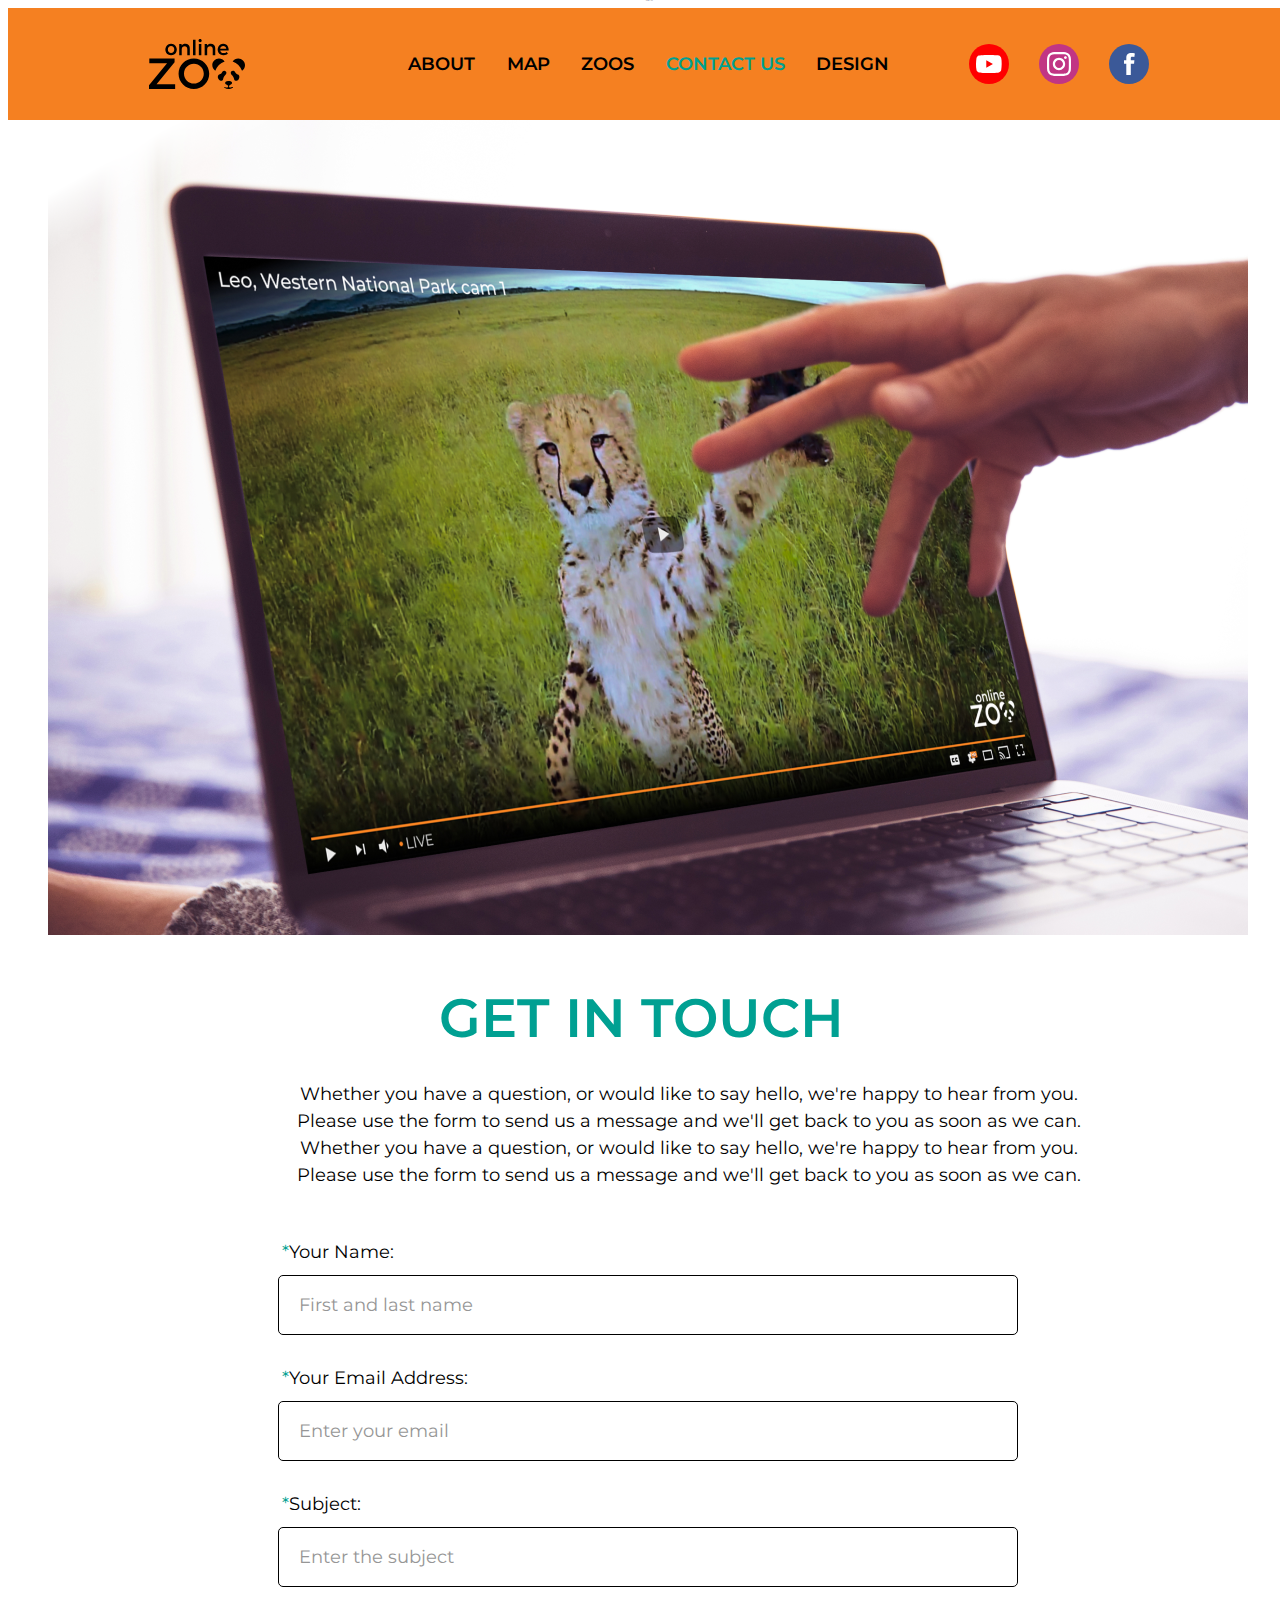
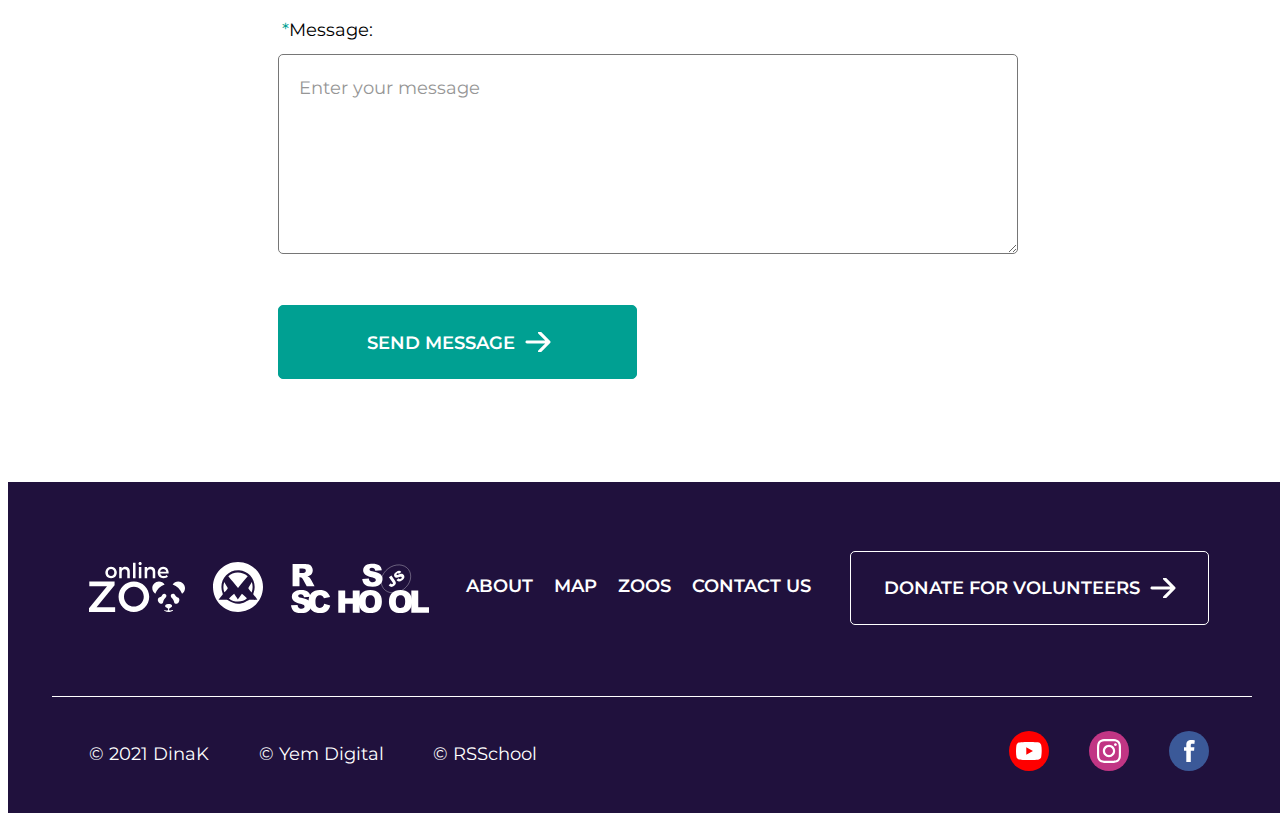
<file: onlineZoo/pages/contacts/contacts.html>
<!DOCTYPE html>
<html lang="en">
<head>
    <meta charset="UTF-8">
    <meta http-equiv="X-UA-Compatible" content="IE=edge">
    <meta name="viewport" content="width=device-width, initial-scale=1.0">
    <link href="contactsstyles.css" rel="stylesheet">
    <link rel="preconnect" href="https://fonts.gstatic.com">
    <link rel="icon" href="../../assets/images/Favicon.png" type="image/x-icon">
<link href="https://fonts.googleapis.com/css2?family=Montserrat:wght@100;200;300;400;500;600;700;800;900&display=swap" rel="stylesheet">
    <title>OnlineZoo</title>
</head>
<body>
    <header id="header" class="header">
        <div class="header__wrapper">
            <h1>online zoo</h1>
            <a href = "../landing/index.html"><img class="header__img" src="../../assets/images/Logoheader.svg" alt="logo" /></a>
            <div class="header__burger">
                <span class="header__span"></span>
            </div>
            <nav class ="header__nav">
                <button class ="header__close-btn"></button>
                <ul class = "header__list">
                    <li class ="header__item">
                        <a class="header__link" href="../landing/index.html">about</a>
                    </li>
                    <li class ="header__item">
                        <a class="header__link" href="../map/mapIndex.html">map</a>
                    </li>
                    <li class ="header__item">
                        <a class="header__link" href="../zoos/panda/panda.html">zoos</a>
                    </li>
                    <li class ="header__item">
                        <a class="header__link header__link-active" href="#">contact us</a>
                    </li>
                    <li class ="header__item">
                        <a class="header__link" href=" https://www.figma.com/file/lnK11foY8Aoa6oOlDXovVN/Online-ZOO-Project">design</a>
                    </li>
                </ul>
            </nav>
            <div class="social">
                <ul class="social__list">
                    <li><a class="social__img" href="http://youtube.com" target="_blank"><img src="../../assets/images/youtube.svg"
                                alt="youtubeicon" /></a></li>
                    <li><a class="social__img" href="http://instagram.com" target="_blank"><img src="../../assets/images/Instagram.svg"
                                alt="instaicon" /></a></li>
                    <li><a class="social__img" href="http://facebook.com" target="_blank"><img src="../../assets/images/Facebook.svg"
                                alt="facebookicon" /></a></li>
                </ul>
            </div>
        </div>
    </header>
    <main class="main">
        <div class = "main__wrapper">
            <div class = "main__img"></div>
            <section class="section">
                <div class = "section__info">
                    <h3 class="section__h3">Get in touch</h3>
                    <p class="section__p">Whether you have a question, or would like to say hello, we're happy to hear from you. Please use the form to send us a message and we'll get back to you as soon as we can. Whether you have a question, or would like to say hello, we're happy to hear from you. Please use the form to send us a message and we'll get back to you as soon as we can. </p>
                </div>
                <form action ="#" id = "form" class="form" >
                    <div class ="form__item">
                        <label for ="formName" class = "form__label" ><p class = "form__star">*</p>Your Name:</label>
                        <input  id = "formName" type="text" name = "name" class = "form__input _req" placeholder="First and last name" required>
                        <div class = "form__error"><p class ="form__error_p">Error message</p></div>
                    </div>
                    <div class ="form__item">
                        <label for ="formEmail" class = "form__label" ><p class = "form__star">*</p>Your Email Address:</label>
                        <input id = "formEmail" type="email" name = "email" class = "form__input _req _email" placeholder="Enter your email" required>
                        <div class = "form__error"><p class ="form__error_p">Error message</p></div>
                    </div>
                    <div class ="form__item">
                        <label for ="formSubject" class = "form__label" ><p class = "form__star">*</p>Subject:</label>
                        <input id = "formSubject" type="text" name = "text" class = "form__input _req" placeholder="Enter the subject" required>
                        <div class = "form__error"><p class ="form__error_p">Error message</p></div>
                    </div>
                    <div clas ="form__item">
                        <label for ="formMessage" class = "form__label" ><p class = "form__star">*</p>Message:</label>
                        <textarea class ="form__textarea _req" id="formMessage" name="message"  cols="30" rows="10" placeholder="Enter your message" required></textarea>
                        <div class = "form__error"><p class ="form__error_p">Error message</p></div>
                    </div>
              
                    <button class ="form__button" type ='submit'>
                        <div class ="button-text">send message</div>
                        <div class = "button-img"><svg class="form__svg"></svg></div>
                    </button>
                </form>
            </section>
          </div>
    </main>

    <footer class="footer">
        <div class="footer__wrapper">
            <div class="footer__upper">
                <div class="footer__logo">
                    <ul class="footer__list1">
                        <li class="footer__item1 tooltip" data-tooltip="Online Zoo"><img src="../../assets/images/Logo.svg" alt="logo" /></li>
                        <li class="footer__item1 tooltip" data-tooltip="Yem Digital"><img src="../../assets/images/Yem Digital.svg" alt="Yem Digital" /></li>
                        <li class="footer__item1 tooltip" data-tooltip="Rolling Scopes School"><img src="../../assets/images/rs_school_js logo.svg" alt="rs-school-js logo" /></li>
                    </ul>
                </div>
                <div class="footer__nav">
                    <ul class="footer__list">
                        <li><a class="footer__nav-link" href="../landing/index.html">about</a></li>
                        <li><a class="footer__nav-link" href="../map/mapIndex.html">map</a></li>
                        <li><a class="footer__nav-link" href="../zoos/panda/panda.html">zoos</a></li>
                        <li><a class="footer__nav-link" href="#">contact us</a></li>
                    </ul>
                </div>
                <button class="footer__button">
                    <div class="button-text">Donate for volunteers</div>
                    <div class="button-img"><svg class="footer__svg"></svg></div>
                </button>
            </div>
            <div class="footer__line"></div>
            <div class="footer__lower">
                <div class="footer__copyright">
                    <ul class="footer__list1">
                        <li class="footer__item3">&copy 2021 DinaK</li>
                        <li class="footer__item3">&copy Yem Digital</li>
                        <li class="footer__item3">&copy RSSchool</li>
                    </ul>
                </div>
                <div class="footer__social">
                    <ul class="footer__list">
                        <li><a class="social__img" href="http://youtube.com" target="_blank"><img src="../../assets/images/youtube.svg" alt="youtubeicon" /></a></li>
                        <li><a class="social__img" href="http://instagram.com" target="_blank"><img src="../../assets/images/Instagram.svg" alt="instaicon" /></a></li>
                        <li><a class="social__img" href="http://facebook.com" target="_blank"><img src="../../assets/images/Facebook.svg" alt="facebookicon" /></a></li>
                    </ul>
                </div>
            </div>
        </div>
    </footer>


</body>
<script src ="script.js"></script>
</html>
</file>
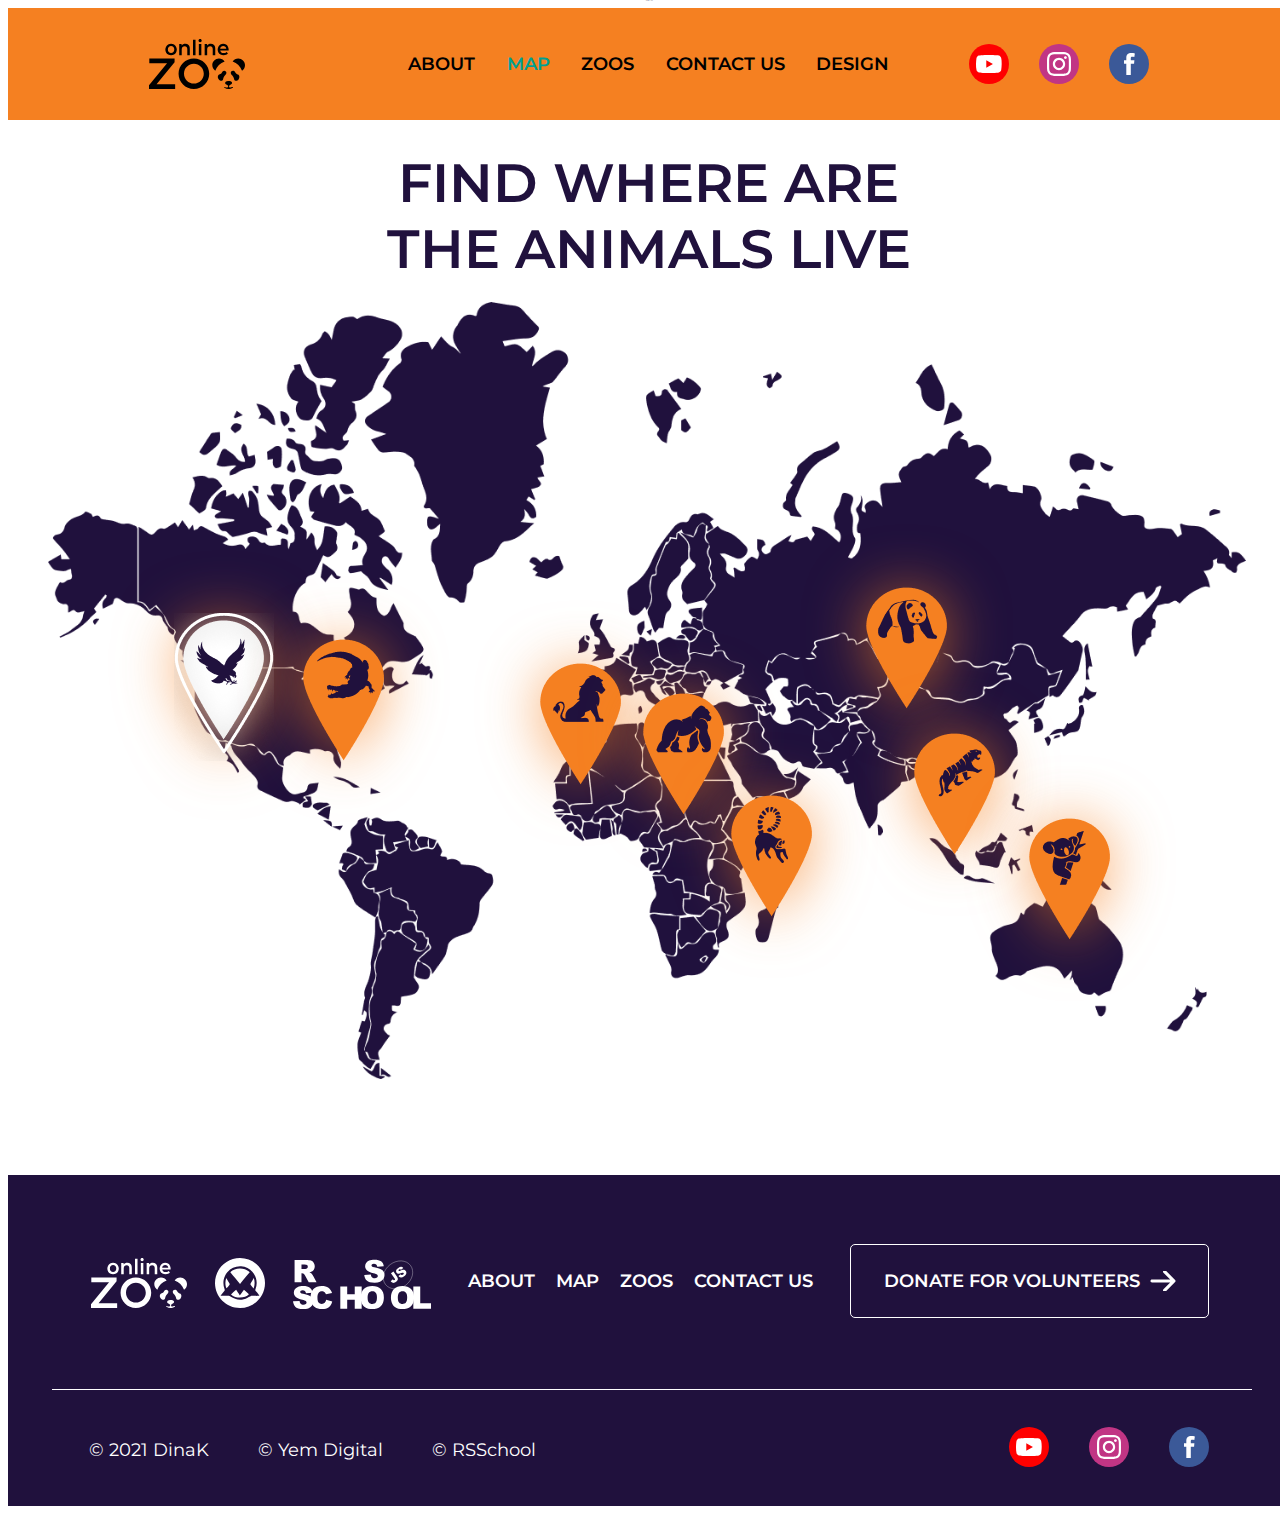
<file: onlineZoo/pages/map/mapIndex.html>
<!DOCTYPE html>
<html lang="en">

<head>
    <meta charset="UTF-8">
    <meta http-equiv="X-UA-Compatible" content="IE=edge">
    <meta name="viewport" content="width=device-width, initial-scale=1.0">
    <link href="mapstyles.css" rel="stylesheet">
    <link rel="preconnect" href="https://fonts.gstatic.com">
    <link rel="icon" href="../../assets/images/Favicon.png" type="image/x-icon">
    <link
        href="https://fonts.googleapis.com/css2?family=Montserrat:wght@100;200;300;400;500;600;700;800;900&display=swap"
        rel="stylesheet">
    <title>OnlineZoo</title>
</head>

<body>
    <header id="header" class="header">
        <div class="header__wrapper">
            <h1>online zoo</h1>
            <a href = "../landing/index.html"><img class="header__img" src="../../assets/images/Logoheader.svg" alt="logo" /></a>
            <div class="header__burger">
                <span class="header__span"></span>
            </div>
            <nav class="header__nav">
                <button class ="header__close-btn"></button>
                <ul class="header__list">
                    <li class ="header__item">
                        <a class="header__link" href="../landing/index.html">about</a>
                    </li>
                    <li class ="header__item">
                        <a class="header__link header__link-active"  href="#">map</a>
                    </li>
                    <li class ="header__item">
                        <a class="header__link" href="../zoos/panda/panda.html">zoos</a>
                    </li>
                    <li class ="header__item">
                        <a class="header__link" href="../contacts/contacts.html">contact us</a>
                    </li>
                    <li class ="header__item"> 
                        <a  class="header__link" href=" https://www.figma.com/file/lnK11foY8Aoa6oOlDXovVN/Online-ZOO-Project">design</a>
                    </li>
                </ul>
            </nav>
            <div class="social">
                <ul class="social__list">
                    <li><a class="social__img" href="http://youtube.com" target="_blank"><img src="../../assets/images/youtube.svg"
                                alt="youtubeicon" /></a></li>
                    <li><a class="social__img" href="http://instagram.com" target="_blank"><img src="../../assets/images/Instagram.svg"
                                alt="instaicon" /></a></li>
                    <li><a class="social__img" href="http://facebook.com" target="_blank"><img src="../../assets/images/Facebook.svg"
                                alt="facebookicon" /></a></li>
                </ul>
            </div>
        </div>
    </header>

    <main class="main">
        <div class="main-wrapper">
            <section class="section">
                <h3 class="section__h3">find where are the animals live</h3>
                <div class="section-background">
                    <img class="section__img" src="../../assets/images/Map.png" alt="map">
                <ul class="section__list">
                    <li class="section__item"><a id="location-1" class="item__animal active tooltip2" data-tooltip2 = "Common name: Bold Eagle Range: Continental US" href ="../zoos/eagle/eagle1.html"><img class="item__img" src="../../assets/images/Eagle.png" alt="link" /></a></li>
                    <li class="section__item"><a id="location-2" class="item__animal" href = "#"><img class="item__img"  src="../../assets/images/Alligator.png" alt="link" /></a></li>
                    <li class="section__item"><a id="location-3" class="item__animal" href ="#"><img class="item__img"  src="../../assets/images/Lion.png" alt="link" /></a></li>
                    <li class="section__item"><a id="location-4" class="item__animal tooltip2" data-tooltip2 = "Common name: Gorila Range: Western Africa" href = "../zoos/gorilla/gorilla1.html"><img class="item__img"  src="../../assets/images/Gorilla.png" alt="link" /></a></li>
                    <li class="section__item"><a id="location-5" class="item__animal tooltip2" data-tooltip2 = "Common name: Lemur Range: Southeast Asia" href = "../zoos/lemur/lemur1.html"><img class="item__img"  src="../../assets/images/Lemur.png" alt="link" /></a></li>
                    <li class="section__item"><a id="location-6" class="item__animal tooltip2" data-tooltip2 = "Common name: Giant Panda Range: Eastern Asia" href = "../zoos/panda/panda.html"><img class="item__img" src="../../assets/images/mapPanda.png" alt="link" /></a></li>
                    <li class="section__item"><a id="location-7" class="item__animal" href = "#"><img class="item__img" src="../../assets/images/tiger.png" alt="link" /></a></li>
                    <li class="section__item"><a id="location-8" class="item__animal" href = "#"><img class="item__img" src="../../assets/images/Coala.png" alt="link" /></a></li>
                </ul>
            </div>
            </section>
        </div>
    </main>

    <footer class="footer">
        <div class="footer__wrapper">
            <div class="footer__upper">
                <div class="footer__logo">
                    <ul class="footer__list1">
                        <li class="footer__item1 tooltip" data-tooltip="Online Zoo"><img src="../../assets/images/Logo.svg" alt="logo" /></li>
                        <li class="footer__item1 tooltip" data-tooltip="Yem Digital"><img src="../../assets/images/Yem Digital.svg" alt="Yem Digital" /></li>
                        <li class="footer__item1 tooltip" data-tooltip="Rolling Scopes School"><img src="../../assets/images/rs_school_js logo.svg" alt="rs-school-js logo" /></li>
                    </ul>
                </div>
                <div class="footer__nav">
                    <ul class="footer__list">
                        <li><a class="footer__nav-link" href="../landing/index.html">about</a></li>
                        <li><a class="footer__nav-link" href="#">map</a></li>
                        <li><a class="footer__nav-link" href="../zoos/panda/panda.html">zoos</a></li>
                        <li><a class="footer__nav-link" href="../contacts/contacts.html">contact us</a></li>
                    </ul>
                </div>
                <button class="footer__button">
                    <div class="button-text">Donate for volunteers</div>
                    <div class="button-img"><svg class="footer__svg"></svg></div>
                </button>
            </div>
            <div class="footer__line"></div>
            <div class="footer__lower">
                <div class="footer__copyright">
                    <ul class="footer__list1">
                        <li class="footer__item3">&copy 2021 DinaK</li>
                        <li class="footer__item3">&copy Yem Digital</li>
                        <li class="footer__item3">&copy RSSchool</li>
                    </ul>
                </div>
                <div class="footer__social">
                    <ul class="footer__list">
                        <li><a class="social__img" href="http://youtube.com" target="_blank"><img src="../../assets/images/youtube.svg" alt="youtubeicon" /></a></li>
                        <li><a class="social__img" href="http://instagram.com" target="_blank"><img src="../../assets/images/Instagram.svg" alt="instaicon" /></a></li>
                        <li><a class="social__img" href="http://facebook.com" target="_blank"><img src="../../assets/images/Facebook.svg" alt="facebookicon" /></a></li>
                    </ul>
                </div>
            </div>
        </div>
    </footer>
</body>
<script src="script.js"></script>

</html>
</file>
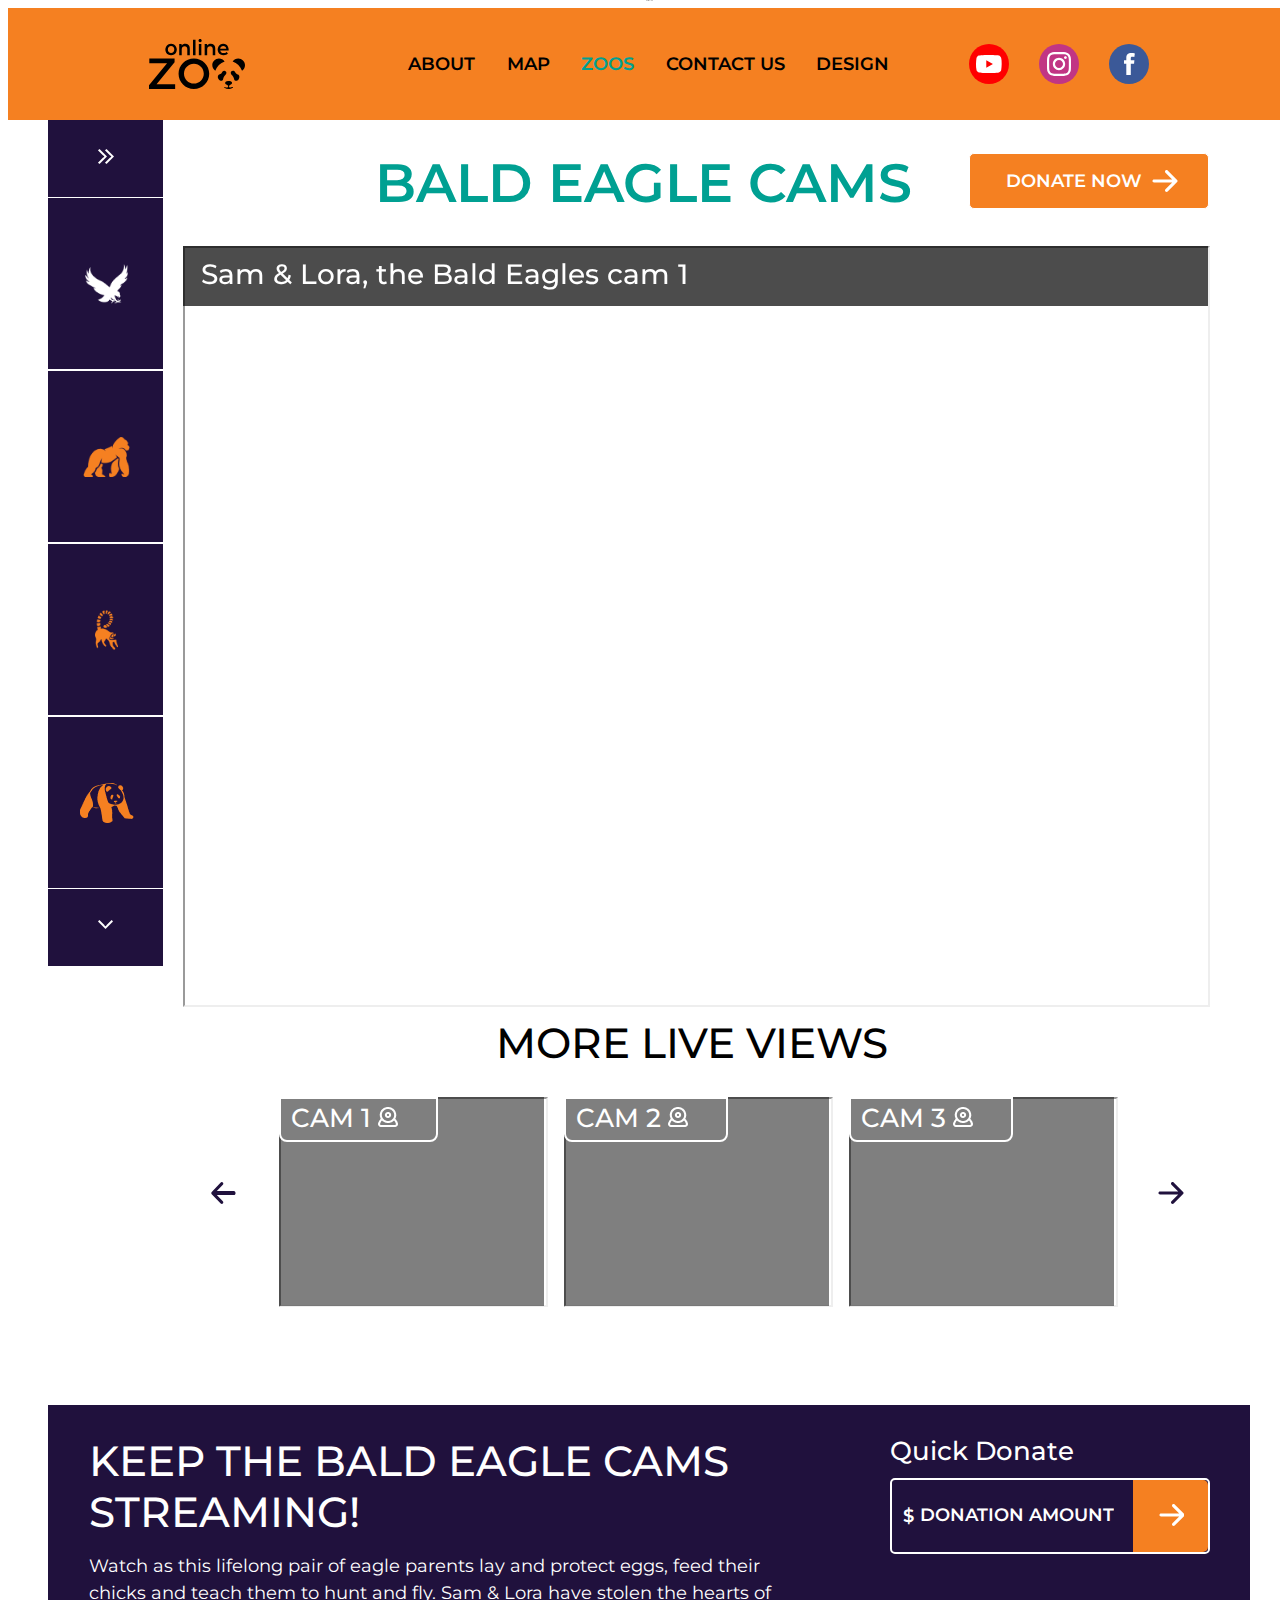
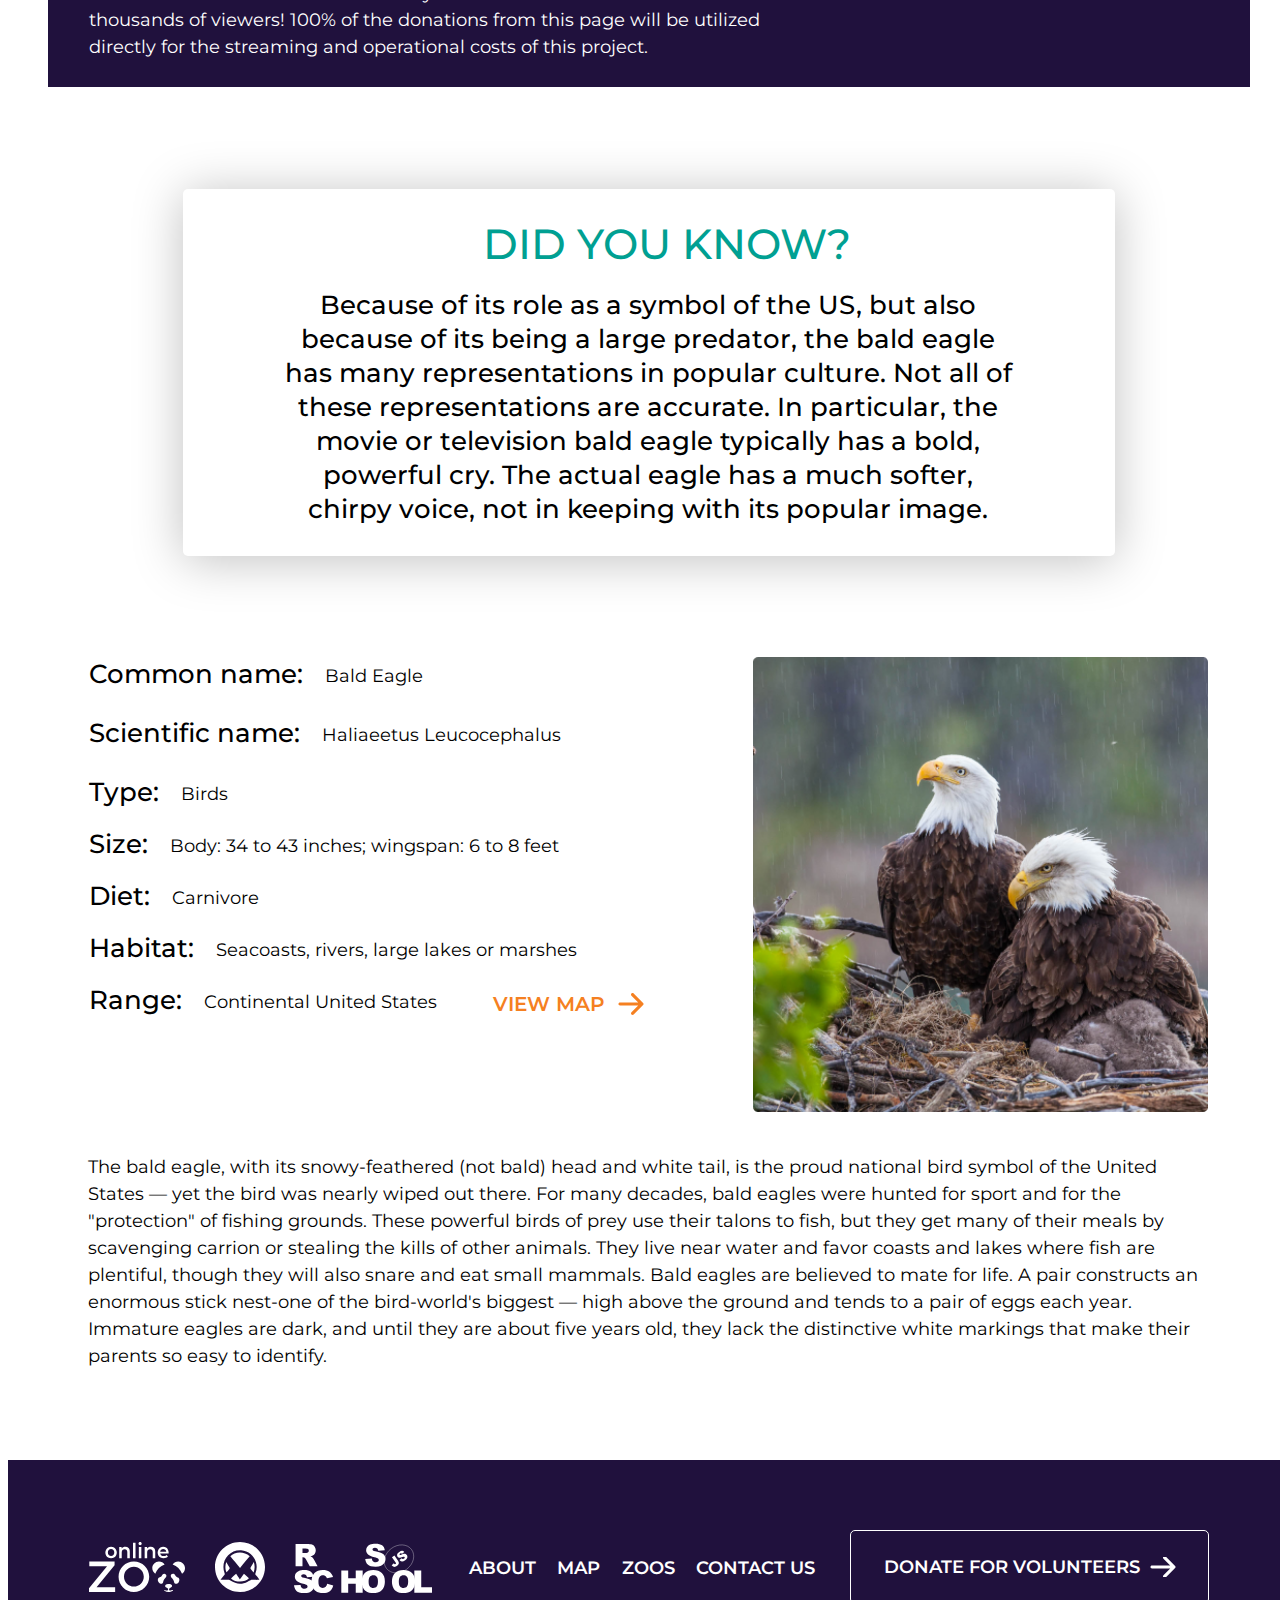
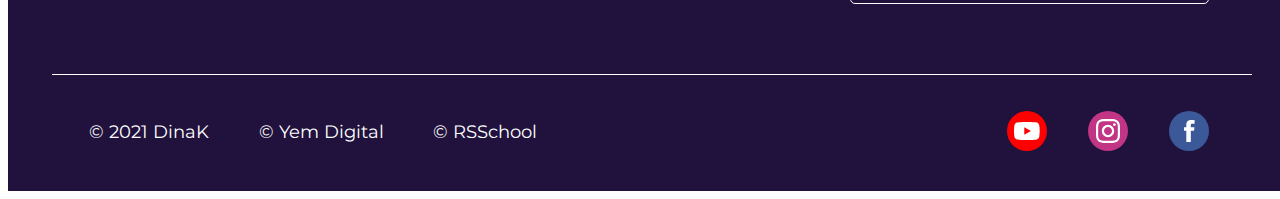
<file: onlineZoo/pages/zoos/eagle/eagle1.html>
<!DOCTYPE html>
<html lang="en">

<head>
    <meta charset="UTF-8">
    <meta http-equiv="X-UA-Compatible" content="IE=edge">
    <meta name="viewport" content="width=device-width, initial-scale=1.0">
    <link href="eagle1styles.css" rel="stylesheet">
    <link rel="preconnect" href="https://fonts.gstatic.com">
    <link rel="icon" href="../../../assets/images/Favicon.png" type="image/x-icon">
    <link
        href="https://fonts.googleapis.com/css2?family=Montserrat:wght@100;200;300;400;500;600;700;800;900&display=swap"
        rel="stylesheet">
    <title>OnlineZoo</title>
</head>
<body>

    <!--Header-->

    <header id="header" class="header">
        <div class="header__wrapper">
            <h1>online zoo</h1>
            <a href = "../../landing/index.html"><img class="header__img" src="../../../assets/images/Logoheader.svg" alt="logo" /></a>
            <div class="header__burger">
                <span class="header__span"></span>
            </div>
            <nav class="header__nav">
                <button class ="header__close-btn"></button>
                <ul class = "header__list">
                    <li class ="header__item">
                        <a class="header__link" href="../../landing/index.html">about</a>
                    </li>
                    <li class ="header__item">
                        <a class="header__link" href="../../map/mapIndex.html">map</a>
                    </li>
                    <li class ="header__item">
                        <a class="header__link header__link-active" href="#">zoos</a>
                    </li>
                    <li class ="header__item">
                        <a class="header__link" href="../../contacts/contacts.html">contact us</a>
                    </li>
                    <li class ="header__item">
                        <a class="header__link" href=" https://www.figma.com/file/lnK11foY8Aoa6oOlDXovVN/Online-ZOO-Project">design</a>
                    </li>
                </ul>
            </nav>
            <div class="social">
                <ul class="social__list">
                    <li><a class="social__img" href="http://youtube.com" target="_blank"><img
                                src="../../../assets/images/youtube.svg" alt="youtubeicon" /></a></li>
                    <li><a class="social__img" href="http://instagram.com" target="_blank"><img
                                src="../../../assets/images/Instagram.svg" alt="instaicon" /></a></li>
                    <li><a class="social__img" href="http://facebook.com" target="_blank"><img
                                src="../../../assets/images/Facebook.svg" alt="facebookicon" /></a></li>
                </ul>
            </div>
        </div>
    </header>

    <!--Main-->

    <main class="main">
        <div class="main__wrapper">
            <section class="section1">
                <div class="section1__header">
                    <img class="section1__live-img" src="../../../assets/images/LIVE Badge.png" alt="livebage">
                    <a class="section1__header-link" href="#"><img src="../../../assets/images/Group 17.png" alt="rightlink"></a>
                </div>
                <ul class="section1__list">
                    <li class="section1__item">
                        <a class="section1__link" href="#">
                            <div class="section1__outer-ring active">
                                <div class="section1__inner-ring active">
                                    <img class="section1__ring-img" src="../../../assets/images/EagleBig.png" alt="EagleZoom">
                                </div>
                            </div>
                            <div class="section1__small active">
                                <img class="section1__small-img" src="../../../assets/images/EagleZoom.png" alt="PandaZoom">
                            </div>
                        </a>
                    </li>
                    <li class="section1__item">
                        <a class="section1__link" href="../gorilla/gorilla1.html">
                            <div class="section1__outer-ring">
                                <div class="section1__inner-ring">
                                    <img class="section1__ring-img" src="../../../assets/images/GorillaBig.png" alt="GorillaZoom">
                                </div>
                            </div>
                            <div class="section1__small">
                                <img class="section1__small-img" src="../../../assets/images/GorillaZoom.png" alt="PandaZoom">
                            </div>
                        </a>
                    </li>
                    <li class="section1__item">
                        <a class="section1__link" href="../lemur/lemur1.html">
                            <div class="section1__outer-ring">
                                <div class="section1__inner-ring">
                                    <img class="section1__ring-img" src="../../../assets/images/LemurBig.png" alt="LemurZoom">
                                </div>
                            </div>
                            <div class="section1__small">
                                <img class="section1__small-img" src="../../../assets/images/LemurZoom.png" alt="PandaZoom">
                            </div>
                        </a>
                    </li>
                    <li class="section1__item">
                        <a class="section1__link" href="../panda/panda.html">
                            <div class="section1__outer-ring">
                                <div class="section1__inner-ring">
                                    <img class="section1__ring-img" src="../../../assets/images/PandaBig.png" alt="PandaZoom">
                                </div>
                            </div>
                            <div class="section1__small">
                                <img class="section1__small-img" src="../../../assets/images/Panda.png" alt="PandaZoom">
                            </div>
                        </a>
                    </li>
                </ul>
                <div class="section1__footer">
                    <a class="section1__footer-link" href="#body"><img class="section1__footer-img" src="../../../assets/images/Group 18.png" alt="closelink"></a>
                </div>
            </section>

            <div class="main-page__wrapper">
                <section class="section-2">
                    <div class="section2__header">
                        <h3 class="section2__h3">bald eagle cams</h3>
                        <button class="section2__button">
                            <div class="button-text">donate now</div>
                            <div class="button-img">
                                <svg class="section2__svg"></svg>
                            </div>
                        </button>
                    </div>

                    <div id="videobox" class="section2__videobox">
                        <div class="video">
                            <div class="video__overlay"></div>
                            <iframe id=" cam1"class="video__iframe" src="https://www.youtube.com/embed/CYOyTEHcYQA?showinfo=0"></iframe>
                            <a class="video__link" href="#">
                                <h5 class="video__h5">Sam & Lora, the Bald Eagles cam 1</h5>
                            </a>
                            <div class="video__logo"><img class ="logo__img" src="../../../assets/images/Logo.svg" alt="logo"></div>
                        </div>
                    </div>

                    <div class="slider__wrapper">
                        <h4 class="slider__h4">More live views </h4>
                        <div class="slider">
                            <button id="left" class="slider__button"><svg class="slider__svg-left"></svg></button>
                            <div class="slider__box">
                                <div class="overlay">
                                    <div class="cam__logo">cam 1 <img class="cam__img" src="../../../assets/images/cam-logo.png" alt="logo camera"></div>
                                    <div class="cam">
                                        <iframe id="cam1" class="cam__iframe" src="https://www.youtube.com/embed/CYOyTEHcYQA"></iframe>
                                    </div>
                                </div>
                                <div class="overlay">
                                    <div class="cam__logo">cam 2 <img class="cam__img" src="../../../assets/images/cam-logo.png" alt="logo camera"></div>
                                    <div class="cam">
                                        <iframe id=" cam2" class="cam__iframe" src="https://www.youtube.com/embed/CYOyTEHcYQA"?start=10"></iframe>
                                    </div>
                                </div>
                                <div class="overlay">
                                    <div class="cam__logo">cam 3 <img class="cam__img" src="../../../assets/images/cam-logo.png" alt="logo camera"></div>
                                    <div class="cam">
                                        <iframe id=" cam3" class="cam__iframe" src="https://www.youtube.com/embed/CYOyTEHcYQA"?start=20"></iframe>
                                    </div>
                                </div>
                                <div class="overlay">
                                    <div class="cam__logo">cam 4 <img class="cam__img" src="../../../assets/images/cam-logo.png" alt="logo camera"></div>
                                    <div class="cam">
                                        <iframe id=" cam4" class="cam__iframe" src="https://www.youtube.com/embed/CYOyTEHcYQA"></iframe>
                                    </div>
                                </div>
                                <div class="overlay">
                                    <div class="cam__logo">cam 5 <img class="cam__img" src="../../../assets/images/cam-logo.png" alt="logo camera"></div>
                                    <div class="cam">
                                        <iframe id=" cam5" class="cam__iframe" src="https://www.youtube.com/embed/CYOyTEHcYQA"></iframe>
                                    </div>
                                </div>
                            </div>
                            <button id="right" class="slider__button"><svg class="slider__svg-right"></svg></button>
                        </div>
                    </div>
                </section>
                </div>

                <section class="section3">
                    <div class="section3__wrapper">
                        <div class="section3__donate1">
                            <h4 class="section3__h4">Keep the Bald Eagle cams Streaming!</h4>
                            <p class="section3__p">Watch as this lifelong pair of eagle parents lay and protect eggs, feed their chicks and teach them to hunt and fly. Sam & Lora have stolen the hearts of thousands of viewers! 100% of the donations from this page will be utilized directly for the streaming and operational costs of this project.</p>
                        </div>
                        <div class="section3__donate2">
                            Quick Donate
                            <form class="section3__form">
                                <label class ="section3__label" for="donate">$ </label>
                                <input id="donate" class="section3__input" type="number" value="" min="10" max="1000" step="20"
                                    placeholder="Donation Amount">
                                <button class ="section3__button" type="submit">
                                    <div class="button-img"><svg class="section3__svg"></svg></div>
                                </button>
                            </form>
                        </div>
                    </div>
                </section>

                <div class="main-page2__wrapper">
                <section class="section4">
                    <div class="section4__info">
                        <h4 class="section4__h4">did you know?</h4>
                        <h6 class="section4__h6">Because of its role as a symbol of the US, but also because of its being a large predator, the bald eagle has many representations in popular culture. Not all of these representations are accurate. In particular, the movie or television bald eagle typically has a bold, powerful cry. The actual eagle has a much softer, chirpy voice, not in keeping with its popular image.</h6>
                    </div>
                </section>

                <section class="section5">
                    <div class="animal">
                        <div class="animal__description">
                            <div class="description__elem1">
                                <h6 class="elem1__h6">Common name:</h6>
                                <p class="elem1__p">Bald Eagle</p>
                            </div>
                            <div class="description__elem1">
                                <h6 class="elem1__h6">Scientific name:</h6>
                                <p class="elem1__p">Haliaeetus Leucocephalus</p>
                            </div>
                            <div class="description__elem2">
                                <h6 class="elem2__h6">Type:</h6>
                                <p class="elem2__p">Birds</p>
                            </div>
                            <div class="description__elem2">
                                <h6 class="elem3__h6">Size:</h6>
                                <p class="elem2__p">Body: 34 to 43 inches; wingspan: 6 to 8 feet</p>
                            </div>
                            <div class="description__elem2">
                                <h6 class="elem2__h6">Diet:</h6>
                                <p class="elem2__p">Carnivore</p>
                            </div>
                            <div class="description__elem2">
                                <h6 class="elem3__h6">Habitat:</h6>
                                <p class="elem2__p">Seacoasts, rivers, large lakes or marshes</p>
                            </div>
                            <div class="description__elem2">
                                <h6 class="elem2__h6">Range:</h6>
                                <p class="elem2__p">Continental United States</p>
                                <a class="elem2__link" href="../../map/mapIndex.html">
                                    <div class="button-text">view map</div>
                                    <div class="button-img"><svg class="animal__svg"></svg></div>
                                </a>
                            </div>
                        </div>
                        <img class="section5__img" src="../../../assets/images/imageEagle.png" alt="eagle">
                    </div>
                    <div class="section5__info">
                        <p>The bald eagle, with its snowy-feathered (not bald) head and white tail, is the proud national bird symbol of the United States — yet the bird was nearly wiped out there. For many decades, bald eagles were hunted for sport and for the "protection" of fishing grounds. These powerful birds of prey use their talons to fish, but they get many of their meals by scavenging carrion or stealing the kills of other animals. They live near water and favor coasts and lakes where fish are plentiful, though they will also snare and eat small mammals. Bald eagles are believed to mate for life. A pair constructs an enormous stick nest-one of the bird-world's biggest — high above the ground and tends to a pair of eggs each year. Immature eagles are dark, and until they are about five years old, they lack the distinctive white markings that make their parents so easy to identify.</p>
                    </div>
                </section>
            </div>
        </div>
    </main>

    <!--FOOTER-->
    <footer class="footer">
        <div class="footer__wrapper">
            <div class="footer__upper">
                <div class="footer__logo">
                    <ul class="footer__list1">
                        <li class="footer__item1 tooltip" data-tooltip="Online Zoo"><img src="../../../assets/images/Logo.svg" alt="logo" /></li>
                        <li class="footer__item1 tooltip" data-tooltip="Yem Digital"><img src="../../../assets/images/Yem Digital.svg" alt="Yem Digital" /></li>
                        <li class="footer__item1 tooltip" data-tooltip="Rolling Scopes School"><img src="../../../assets/images/rs_school_js logo.svg" alt="rs-school-js logo" /></li>
                    </ul>
                </div>
                <div class="footer__nav">
                    <ul class="footer__list">
                        <li><a class="footer__nav-link" href="../../landing/index.html">about</a></li>
                        <li><a class="footer__nav-link" href="../../map/mapIndex.html">map</a></li>
                        <li><a class="footer__nav-link" href="#">zoos</a></li>
                        <li><a class="footer__nav-link" href="../../contacts/contacts.html">contact us</a></li>
                    </ul>
                </div>
                <button class="footer__button">
                    <div class="button-text">Donate for volunteers</div>
                    <div class="button-img"><svg class="footer__svg"></svg></div>
                </button>
            </div>
            <div class="footer__line"></div>
            <div class="footer__lower">
                <div class="footer__copyright">
                    <ul class="footer__list1">
                        <li class="footer__item3">&copy 2021 DinaK</li>
                        <li class="footer__item3">&copy Yem Digital</li>
                        <li class="footer__item3">&copy RSSchool</li>
                    </ul>
                </div>
                <div class="footer__social">
                    <ul class="footer__list">
                        <li><a class="social__img" href="http://youtube.com" target="_blank"><img src="../../../assets/images/youtube.svg" alt="youtubeicon" /></a></li>
                        <li><a class="social__img" href="http://instagram.com" target="_blank"><img src="../../../assets/images/Instagram.svg" alt="instaicon" /></a></li>
                        <li><a class="social__img" href="http://facebook.com" target="_blank"><img src="../../../assets/images/Facebook.svg" alt="facebookicon" /></a></li>
                    </ul>
                </div>
            </div>
        </div>
    </footer>
</body>
<script src="../../landing/script.js"></script>

</html>
</file>
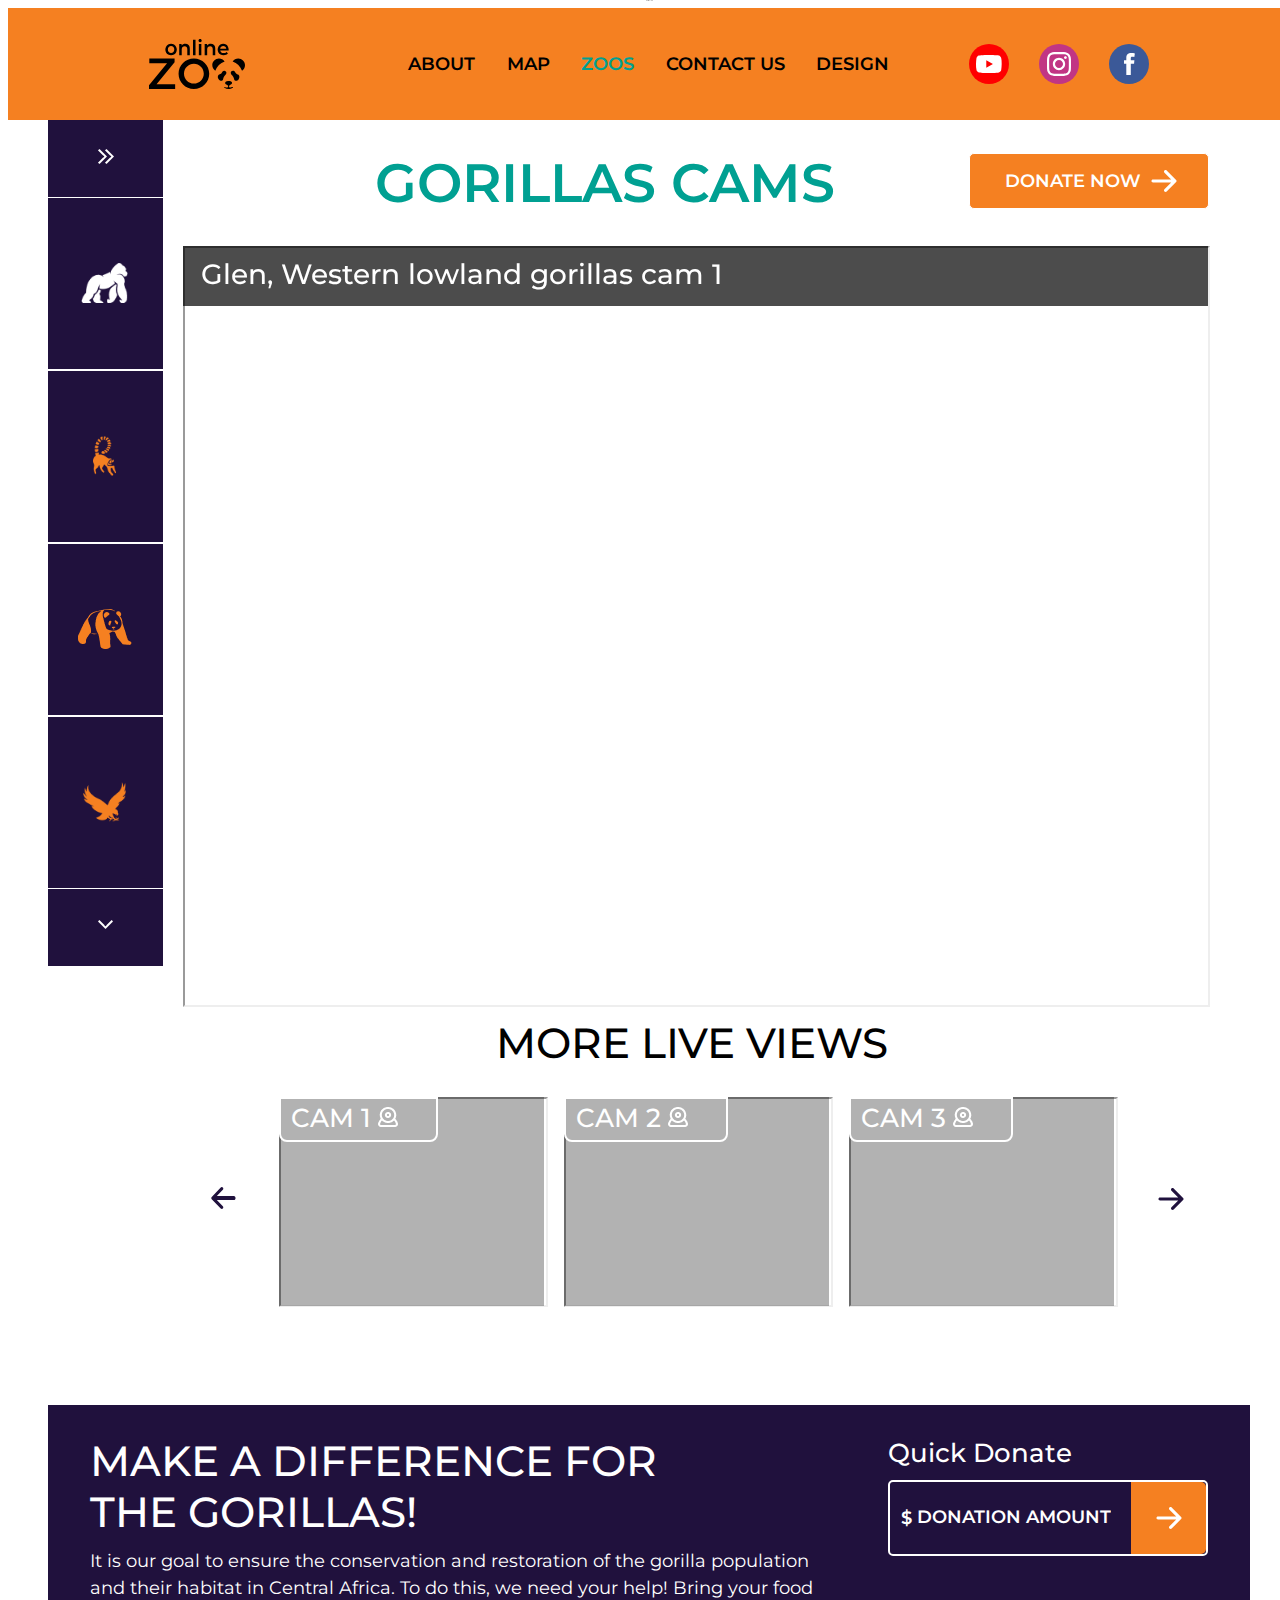
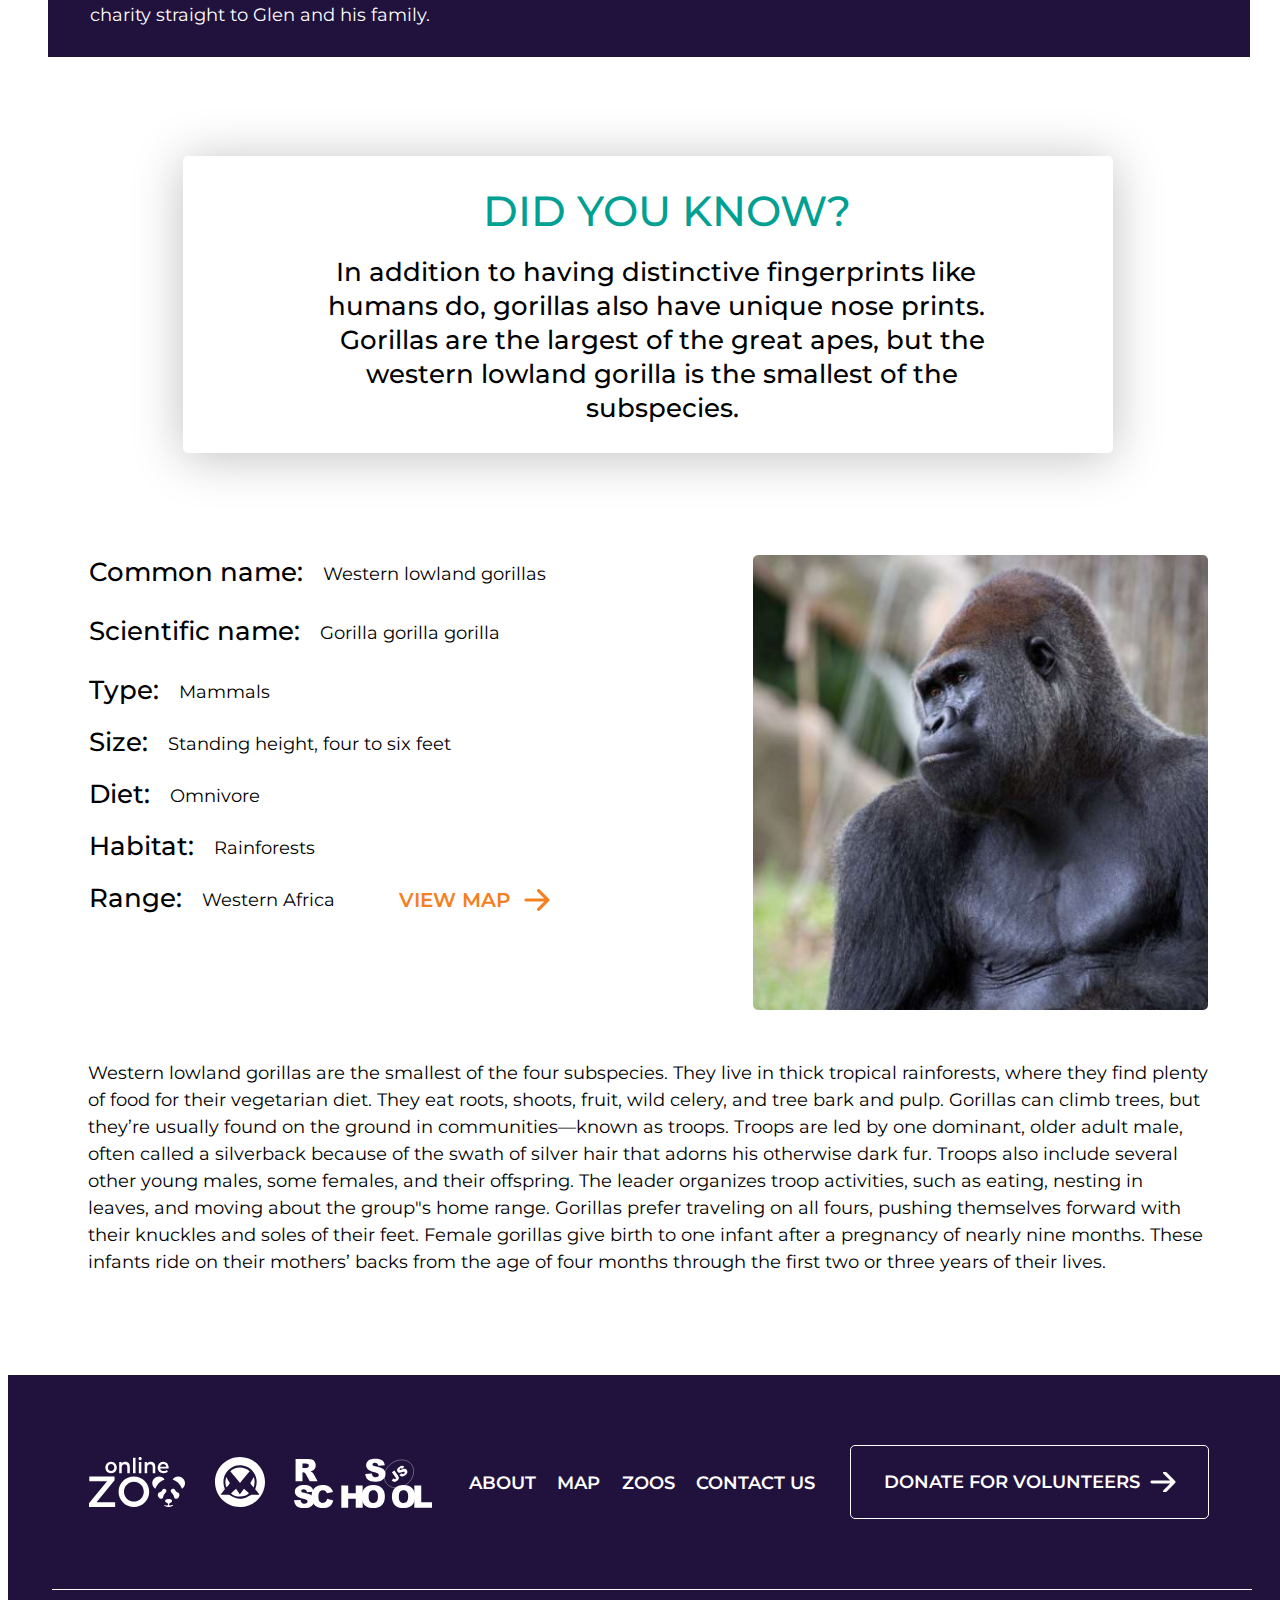
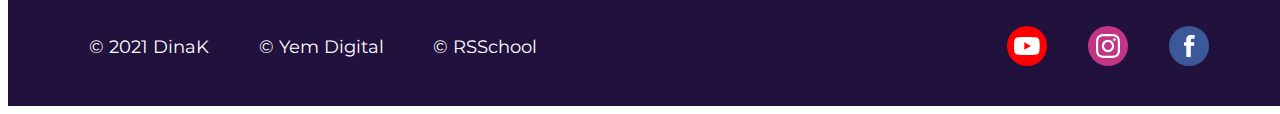
<file: onlineZoo/pages/zoos/gorilla/gorilla1.html>
<!DOCTYPE html>
<html lang="en">

<head>
    <meta charset="UTF-8">
    <meta http-equiv="X-UA-Compatible" content="IE=edge">
    <meta name="viewport" content="width=device-width, initial-scale=1.0">
    <link href="gorilla1styles.css" rel="stylesheet">
    <link rel="preconnect" href="https://fonts.gstatic.com">
    <link rel="icon" href="../../../assets/images/Favicon.png" type="image/x-icon">
    <link
        href="https://fonts.googleapis.com/css2?family=Montserrat:wght@100;200;300;400;500;600;700;800;900&display=swap"
        rel="stylesheet">
    <title>OnlineZoo</title>
</head>
<body>

    <!--Header-->

    <header id="header" class="header">
        <div class="header__wrapper">
            <h1>online zoo</h1>
            <a href = "../../landing/index.html"><img class="header__img" src="../../../assets/images/Logoheader.svg" alt="logo" /></a>
            <div class="header__burger">
                <span class="header__span"></span>
            </div>
            <nav class="header__nav">
                <button class ="header__close-btn"></button>
                <ul class = "header__list">
                    <li class ="header__item">
                        <a class="header__link" href="../../landing/index.html">about</a>
                    </li>
                    <li class ="header__item">
                        <a class="header__link" href="../../map/mapIndex.html">map</a>
                    </li>
                    <li class ="header__item">
                        <a class="header__link header__link-active" href="#">zoos</a>
                    </li>
                    <li class ="header__item">
                        <a class="header__link" href="../../contacts/contacts.html">contact us</a>
                    </li>
                    <li class ="header__item">
                        <a class="header__link" href=" https://www.figma.com/file/lnK11foY8Aoa6oOlDXovVN/Online-ZOO-Project">design</a>
                    </li>
                </ul>
            </nav>
            <div class="social">
                <ul class="social__list">
                    <li><a class="social__img" href="http://youtube.com" target="_blank"><img
                                src="../../../assets/images/youtube.svg" alt="youtubeicon" /></a></li>
                    <li><a class="social__img" href="http://instagram.com" target="_blank"><img
                                src="../../../assets/images/Instagram.svg" alt="instaicon" /></a></li>
                    <li><a class="social__img" href="http://facebook.com" target="_blank"><img
                                src="../../../assets/images/Facebook.svg" alt="facebookicon" /></a></li>
                </ul>
            </div>
        </div>
    </header>
    <!--Main-->

    <main class="main">
        <div class="main__wrapper">
            <section class="section1">
                <div class="section1__header">
                    <img class="section1__live-img" src="../../../assets/images/LIVE Badge.png" alt="livebage">
                    <a class="section1__header-link" href="#"><img src="../../../assets/images/Group 17.png" alt="rightlink"></a>
                </div>
                <ul class="section1__list">
                    <li class="section1__item">
                        <a class="section1__link" href="#">
                            <div class="section1__outer-ring active">
                                <div class="section1__inner-ring active">
                                    <img class="section1__ring-img" src="../../../assets/images/GorillaBig.png" alt="GorillaZoom">
                                </div>
                            </div>
                            <div class="section1__small active">
                                <img class="section1__small-img" src="../../../assets/images/GorillaZoom.png" alt="PandaZoom">
                            </div>
                        </a>
                    </li>
                    <li class="section1__item">
                        <a class="section1__link" href="../lemur/lemur1.html">
                            <div class="section1__outer-ring">
                                <div class="section1__inner-ring">
                                    <img  class="section1__ring-img" src="../../../assets/images/LemurBig.png" alt="LemurZoom">
                                </div>
                            </div>
                            <div class="section1__small">
                                <img class="section1__small-img" src="../../../assets/images/LemurZoom.png" alt="PandaZoom">
                            </div>
                        </a>
                    </li>
                    <li class="section1__item">
                        <a class="section1__link" href="../panda/panda.html">
                            <div class="section1__outer-ring">
                                <div class="section1__inner-ring">
                                    <img  class="section1__ring-img" src="../../../assets/images/PandaBig.png" alt="PandaZoom">
                                </div>
                            </div>
                            <div class="section1__small">
                                <img class="section1__small-img" src="../../../assets/images/Panda.png" alt="PandaZoom">
                            </div>
                        </a>
                    </li>
                    <li class="section1__item">
                        <a class="section1__link" href="../eagle/eagle1.html">
                            <div class="section1__outer-ring">
                                <div class="section1__inner-ring">
                                    <img class="section1__ring-img" src="../../../assets/images/EagleBig.png" alt="EagleZoom">
                                </div>
                            </div>
                            <div class="section1__small">
                                <img class="section1__small-img" src="../../../assets/images/EagleZoom.png" alt="PandaZoom">
                            </div>
                        </a>
                    </li>
                </ul>
                <div class="section1__footer">
                    <a href="#body"><img src="../../../assets/images/Group 18.png" alt="closelink"></a>
                </div>
            </section>

            <div class="main-page__wrapper">
                <section class="section2">
                    <div class="section2__header">
                        <h3 class="section2__h3">gorillas cams</h3>
                        <button class="section2__button">
                            <div class="button-text">donate now</div>
                            <div class="button-img">
                                <svg class="section2__svg"></svg>
                            </div>
                        </button>
                    </div>

                    <div id="videobox" class="section2__videobox">
                        <div class="video">
                            <div class="video__overlay"></div>
                            <iframe id="cam1" class="video__iframe" src="https://www.youtube.com/embed/awPNvzBMT74?showinfo=0"></iframe>
                            <a class="video__link" href="#">
                                <h5 class="video__h5">Glen, Western lowland gorillas cam 1</h5>
                            </a>
                            <div class="video__logo"><img class ="logo__img" src="../../../assets/images/Logo.svg" alt="logo"></div>
                        </div>

                    </div>
                    <div class="slider__wrapper">
                        <h4 class="slider__h4">More live views </h4>
                        <div class="slider">
                            <button id = "left" class="slider__button"><svg class="slider__svg-left"></svg></button>
                            <div class="slider__box">
                                <div class="overlay">
                                    <div class="cam__logo">cam 1 <img class="cam__img" src="../../../assets/images/cam-logo.png" alt="logo camera"></div>
                                    <div class="cam">
                                        <iframe id="cam1" class="cam__iframe" src="https://www.youtube.com/embed/awPNvzBMT74"></iframe>
                                    </div>
                                </div>
                                <div class="overlay">
                                    <div class="cam__logo">cam 2 <img class="cam__img" src="../../../assets/images/cam-logo.png" alt="logo camera"></div>
                                    <div class="cam">
                                        <iframe id=" cam2" class="cam__iframe" src="https://www.youtube.com/embed/awPNvzBMT74"></iframe>
                                    </div>
                                </div>
                                <div class="overlay">
                                    <div class="cam__logo">cam 3 <img class="cam__img" src="../../../assets/images/cam-logo.png" alt="logo camera"></div>
                                    <div class="cam">
                                        <iframe id=" cam3" class="cam__iframe" src="https://www.youtube.com/embed/awPNvzBMT74"></iframe>
                                    </div>
                                </div>
                                <div class="overlay">
                                    <div class="cam__logo">cam 4 <img class="cam__img" src="../../../assets/images/cam-logo.png" alt="logo camera"></div>
                                    <div class="cam">
                                        <iframe id=" cam4" class="cam__iframe" src="https://www.youtube.com/embed/awPNvzBMT74"></iframe>
                                    </div>
                                </div>
                                <div class="overlay">
                                    <div class="cam__logo">cam 5 <img class="cam__img" src="../../../assets/images/cam-logo.png" alt="logo camera"></div>
                                    <div class="cam">
                                        <iframe id=" cam5" class="cam__iframe" src="https://www.youtube.com/embed/awPNvzBMT74"></iframe>
                                    </div>
                                </div>
                            </div>
                            <button id = "right" class="slider__button"><svg class="slider__svg-right"></svg></button>
                        </div>
                    </div>
                </section>
            </div>    

                <section class="section3">
                    <div class="section3__wrapper">
                        <div class="section3__donate1">
                            <h4 class="section3__h4">make a difference for the gorillas!</h4>
                            <p class="section3__p">It is our goal to ensure the conservation and restoration of the gorilla population and their habitat in Central Africa. To do this, we need your help! Bring your food charity straight to Glen and his family.</p>
                        </div>
                        <div class="section3__donate2">
                            Quick Donate
                            <form class="section3__form">
                                <label class ="section3__label" for="donate">$ </label>
                                <input id="donate" class="section3__input" type="number" value="" min="10" max="1000" step="20"
                                    placeholder="Donation Amount">
                                <button class ="section3__button" type="submit">
                                    <div class="button-img"><svg class="section3__svg"></svg></div>
                                </button>
                            </form>
                        </div>
                    </div>
                </section>
                
                <div class="main-page2__wrapper">
                <section class="section4">
                    <div class="section4__info">
                        <h4 class="section4__h4">did you know?</h4>
                        <h6 class="section4__h6">In addition to having distinctive fingerprints like humans do, gorillas also have unique nose prints.</h6>
                        <h6 class="section4__h6-2">Gorillas are the largest of the great apes, but the western lowland gorilla is the smallest of the subspecies.</h6>
                    </div>
                </section>

                <section class="section5">
                    <div class="animal">
                        <div class="animal__description">
                            <div class="description__elem1">
                                <h6 class="elem1__h6">Common name:</h6>
                                <p class="elem1__p">Western lowland gorillas</p>
                            </div>
                            <div class="description__elem1">
                                <h6 class="elem1__h6">Scientific name:</h6>
                                <p class="elem1__p">Gorilla gorilla gorilla</p>
                            </div>
                            <div class="description__elem2">
                                <h6 class="elem2__h6">Type:</h6>
                                <p class="elem2__p">Mammals</p>
                            </div>
                            <div class="description__elem2">
                                <h6 class="elem2__h6">Size:</h6>
                                <p class="elem2__p">Standing height, four to six feet</p>
                            </div>
                            <div class="description__elem2">
                                <h6 class="elem2__h6">Diet:</h6>
                                <p class="elem2__p">Omnivore</p>
                            </div>
                            <div class="description__elem2">
                                <h6 class="elem2__h6">Habitat:</h6>
                                <p class="elem2__p">Rainforests</p>
                            </div>
                            <div class="description__elem2">
                                <h6 class="elem2__h6">Range:</h6>
                                <p class="elem2__p">Western Africa</p>
                                <a class="elem2__link" href="../../map/mapIndex.html">
                                    <div class="button-text">view map</div>
                                    <div class="button-img"><svg class="animal__svg"></div>
                                </a>
                            </div>

                        </div>
                        <img class="section5__img" src="../../../assets/images/imageGorila.png" alt="gorila">
                    </div>
                    <div class="section5__info">
                        <p>Western lowland gorillas are the smallest of the four subspecies. They live in thick tropical rainforests, where they find plenty of food for their vegetarian diet. They eat roots, shoots, fruit, wild celery, and tree bark and pulp. Gorillas can climb trees, but they’re usually found on the ground in communities—known as troops. Troops are led by one dominant, older adult male, often called a silverback because of the swath of silver hair that adorns his otherwise dark fur. Troops also include several other young males, some females, and their offspring. The leader organizes troop activities, such as eating, nesting in leaves, and moving about the group"s home range. Gorillas prefer traveling on all fours, pushing themselves forward with their knuckles and soles of their feet. Female gorillas give birth to one infant after a pregnancy of nearly nine months. These infants ride on their mothers’ backs from the age of four months through the first two or three years of their lives.</p>
                    </div>
                </section>
            </div>
        </div>
    </main>

    <!--FOOTER-->
    <footer class="footer">
        <div class="footer__wrapper">
            <div class="footer__upper">
                <div class="footer__logo">
                    <ul class="footer__list1">
                        <li class="footer__item1 tooltip" data-tooltip="Online Zoo"><img src="../../../assets/images/Logo.svg" alt="logo" /></li>
                        <li class="footer__item1 tooltip" data-tooltip="Yem Digital"><img src="../../../assets/images/Yem Digital.svg" alt="Yem Digital" /></li>
                        <li class="footer__item1 tooltip" data-tooltip="Rolling Scopes School"><img src="../../../assets/images/rs_school_js logo.svg" alt="rs-school-js logo" /></li>
                    </ul>
                </div>
                <div class="footer__nav">
                    <ul class="footer__list">
                        <li><a class="footer__nav-link" href="../../landing/index.html">about</a></li>
                        <li><a class="footer__nav-link" href="../../map/mapIndex.html">map</a></li>
                        <li><a class="footer__nav-link" href="#">zoos</a></li>
                        <li><a class="footer__nav-link" href="../../contacts/contacts.html">contact us</a></li>
                    </ul>
                </div>
                <button class="footer__button">
                    <div class="button-text">Donate for volunteers</div>
                    <div class="button-img"><svg class="footer__svg"></svg></div>
                </button>
            </div>
            <div class="footer__line"></div>
            <div class="footer__lower">
                <div class="footer__copyright">
                    <ul class="footer__list1">
                        <li class="footer__item3">&copy 2021 DinaK</li>
                        <li class="footer__item3">&copy Yem Digital</li>
                        <li class="footer__item3">&copy RSSchool</li>
                    </ul>
                </div>
                <div class="footer__social">
                    <ul class="footer__list">
                        <li><a class="social__img" href="http://youtube.com" target="_blank"><img src="../../../assets/images/youtube.svg" alt="youtubeicon" /></a></li>
                        <li><a class="social__img" href="http://instagram.com" target="_blank"><img src="../../../assets/images/Instagram.svg" alt="instaicon" /></a></li>
                        <li><a class="social__img" href="http://facebook.com" target="_blank"><img src="../../../assets/images/Facebook.svg" alt="facebookicon" /></a></li>
                    </ul>
                </div>
            </div>
        </div>
    </footer>
</body>
<script src="../../landing/script.js"></script>

</html>
</file>
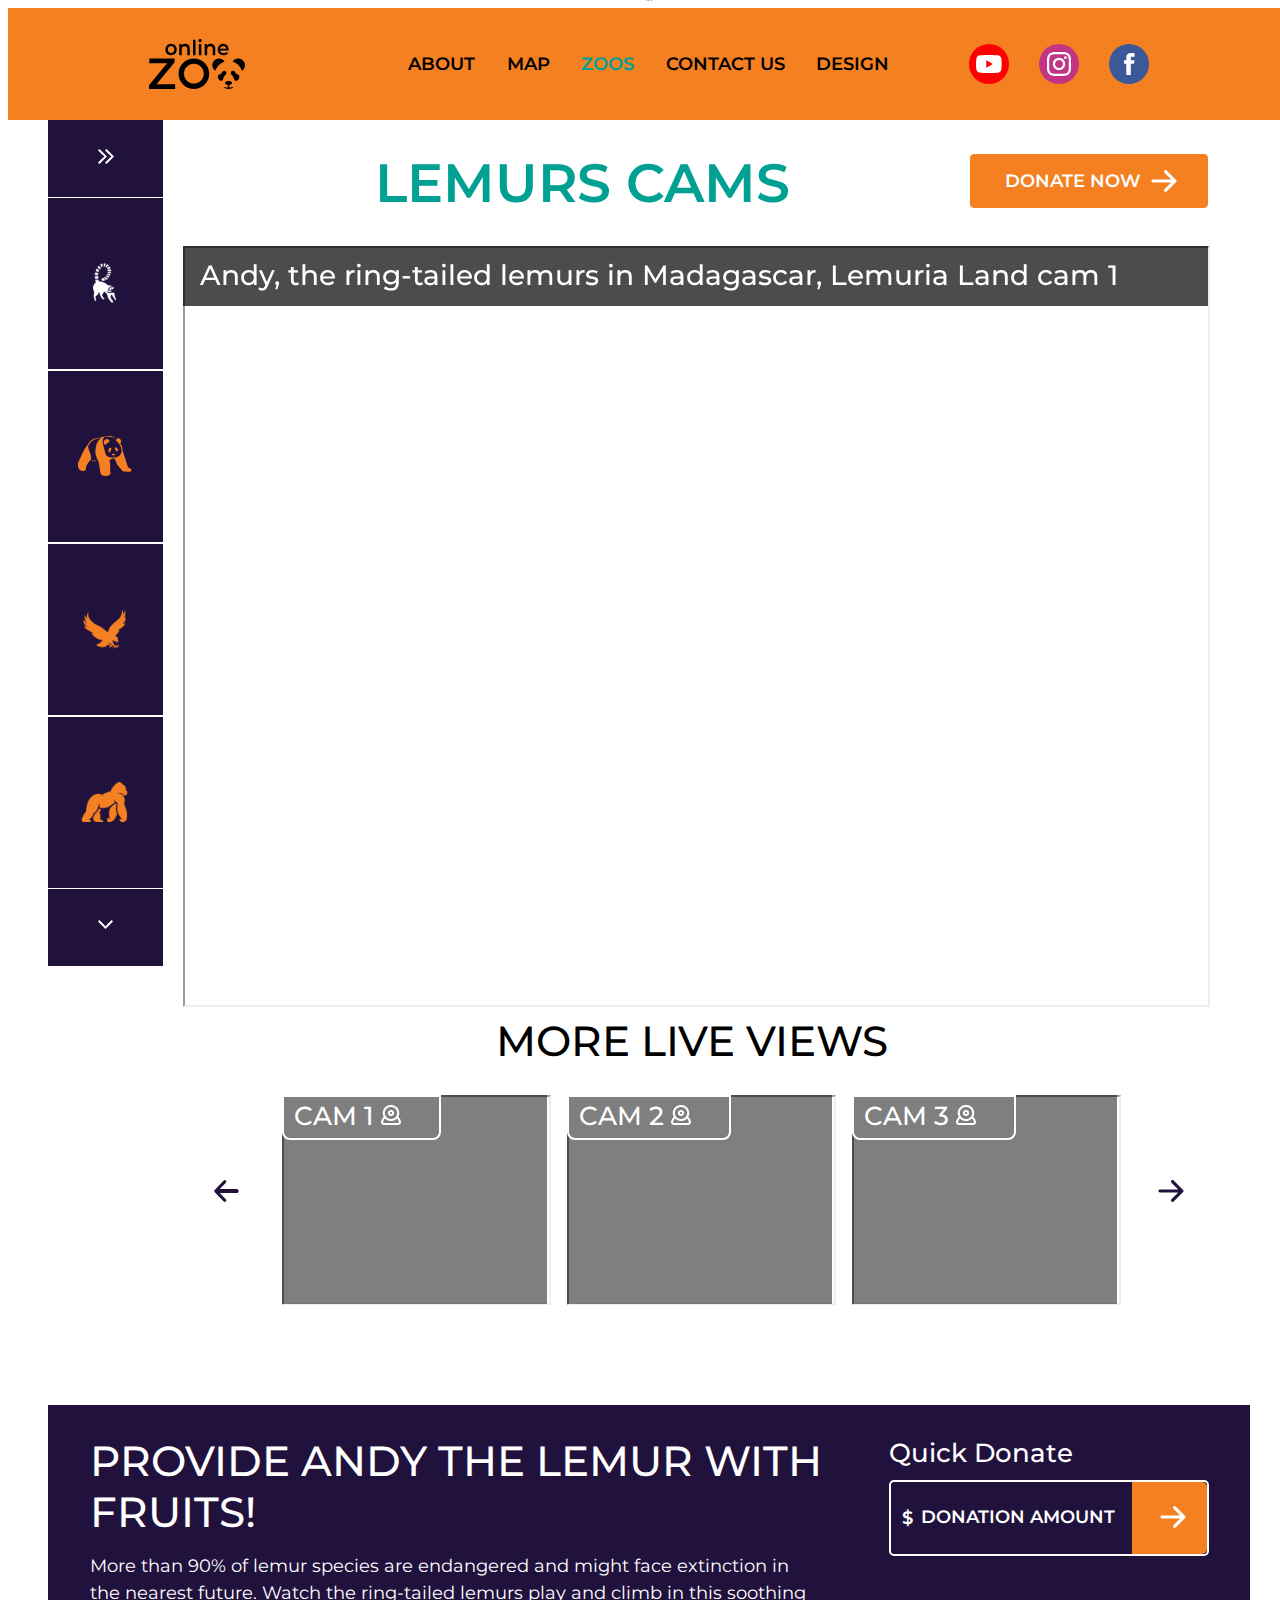
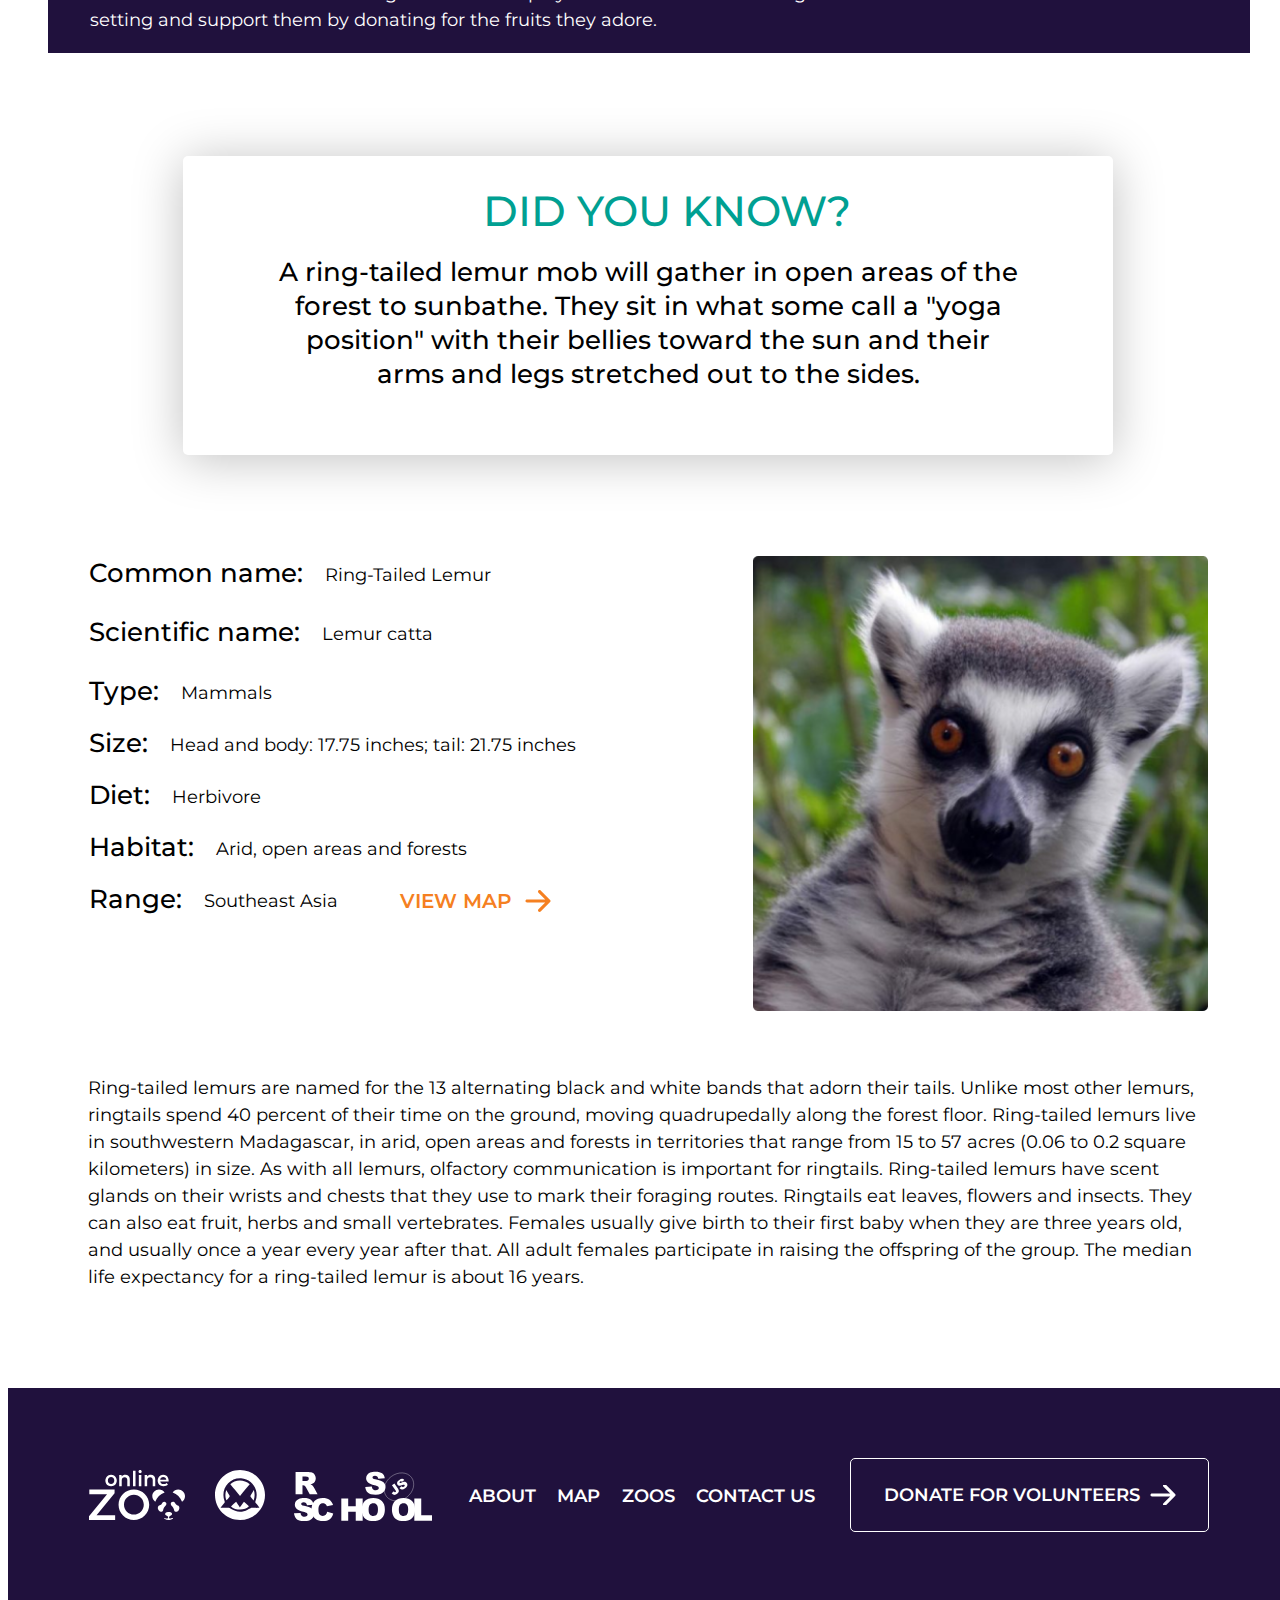
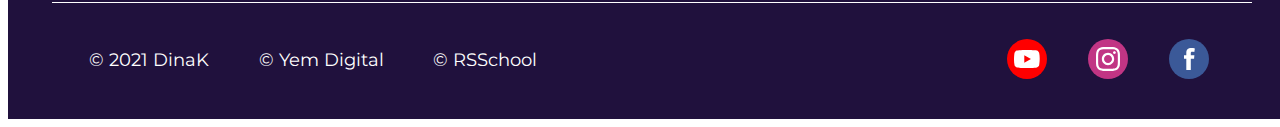
<file: onlineZoo/pages/zoos/lemur/lemur1.html>
<!DOCTYPE html>
<html lang="en">

<head>
    <meta charset="UTF-8">
    <meta http-equiv="X-UA-Compatible" content="IE=edge">
    <meta name="viewport" content="width=device-width, initial-scale=1.0">
    <link href="lemur1styles.css" rel="stylesheet">
    <link rel="preconnect" href="https://fonts.gstatic.com">
    <link rel="icon" href="../../../assets/images/Favicon.png" type="image/x-icon">
    <link
        href="https://fonts.googleapis.com/css2?family=Montserrat:wght@100;200;300;400;500;600;700;800;900&display=swap"
        rel="stylesheet">
    <title>OnlineZoo</title>
</head>
<body>

<!--Header-->
<header id="header" class="header">
    <div class="header__wrapper">
        <h1>online zoo</h1>
        <a href = "../../landing/index.html"><img class="header__img" src="../../../assets/images/Logoheader.svg" alt="logo" /></a>
        <div class="header__burger">
            <span class="header__span"></span>
        </div>
        <nav class="header__nav">
            <button class ="header__close-btn"></button>
            <ul class = "header__list">
                <li class ="header__item">
                    <a class="header__link" href="../../landing/index.html">about</a>
                </li>
                <li class ="header__item">
                    <a class="header__link" href="../../map/mapIndex.html">map</a>
                </li>
                <li class ="header__item">
                    <a class="header__link header__link-active" href="#">zoos</a>
                </li>
                <li class ="header__item">
                    <a class="header__link" href="../../contacts/contacts.html">contact us</a>
                </li>
                <li class ="header__item">
                    <a class="header__link" href=" https://www.figma.com/file/lnK11foY8Aoa6oOlDXovVN/Online-ZOO-Project">design</a>
                </li>
            </ul>
        </nav>
        <div class="social">
            <ul class="social__list">
                <li><a class="social__img" href="http://youtube.com" target="_blank"><img
                            src="../../../assets/images/youtube.svg" alt="youtubeicon" /></a></li>
                <li><a class="social__img" href="http://instagram.com" target="_blank"><img
                            src="../../../assets/images/Instagram.svg" alt="instaicon" /></a></li>
                <li><a class="social__img" href="http://facebook.com" target="_blank"><img
                            src="../../../assets/images/Facebook.svg" alt="facebookicon" /></a></li>
            </ul>
        </div>
    </div>
</header>
    
<!--Main-->

    <main class="main">
        <div class="main__wrapper">
            <section class="section1">
                <div class="section1__header">
                    <img class="section1__live-img" src="../../../assets/images/LIVE Badge.png" alt="livebage">
                    <a class="section1__header-link" href="#"><img src="../../../assets/images/Group 17.png" alt="rightlink"></a>
                </div>
                <ul class="section1__list">
                    <li class="section1__item" >
                    <a class="section1__link" href="#">
                        <div class="section1__outer-ring active">
                            <div class="section1__inner-ring active">
                                <img class="section1__ring-img" src="../../../assets/images/LemurBig.png" alt="LemurZoom">
                            </div>
                        </div>
                        <div class="section1__small active">
                            <img class="section1__small-img" src="../../../assets/images/LemurZoom.png" alt="PandaZoom">
                        </div>
                    </a>
                </li>
                    <li class="section1__item" >
                        <a class="section1__link" href="../../zoos/panda/panda.html">
                            <div class="section1__outer-ring">
                                <div class="section1__inner-ring">
                                    <img class="section1__ring-img" src="../../../assets/images/PandaBig.png" alt="PandaZoom">
                                </div>
                            </div>
                            <div class="section1__small">
                                <img class="section1__small-img" src="../../../assets/images/Panda.png" alt="PandaZoom">
                            </div>
                        </a>
                    </li>
                    <li class="section1__item">
                        <a class="section1__link" href="../eagle/eagle1.html">
                            <div class="section1__outer-ring">
                                <div class="section1__inner-ring">
                                    <img class="section1__ring-img" src="../../../assets/images/EagleBig.png" alt="EagleZoom">
                                </div>
                            </div>
                            <div class="section1__small">
                                <img class="section1__small-img" src="../../../assets/images/EagleZoom.png" alt="PandaZoom">
                            </div>
                        </a>
                    </li>
                    <li class="section1__item">
                        <a class="section1__link" href="../gorilla/gorilla1.html">
                            <div class="section1__outer-ring">
                                <div class="section1__inner-ring">
                                    <img class="section1__ring-img" src="../../../assets/images/GorillaBig.png" alt="GorillaZoom">
                                </div>
                            </div>
                            <div class="section1__small">
                                <img class="section1__small-img" src="../../../assets/images/GorillaZoom.png" alt="PandaZoom">
                            </div>
                        </a>
                    </li>
                </ul>
                <div class="section1__footer">
                    <a href="#body"><img src="../../../assets/images/Group 18.png" alt="closelink"></a>
                </div>
            </section>

            <div class="main-page__wrapper">
                <section class="section2">
                    <div class="section2__header">
                        <h3 class="section2__h3">lemurs cams</h3>
                        <button class="section2__button">
                            <div class="button-text">donate now</div>
                            <div class="button-img">
                                <svg class="section2__svg"></svg>
                            </div>
                        </button>
                    </div>

                    <div id="videobox" class="section2__videobox">
                        <div class="video">
                            <div class="video__overlay"></div>
                            <iframe id="cam1" class="video__iframe" src="https://www.youtube.com/embed/E2CRx0OPp6s?showinfo=0"></iframe>
                            <a class="video__link" href="#">
                                <h5 class="video__h5">Andy, the ring-tailed lemurs in Madagascar, Lemuria Land cam 1</h5>
                            </a>
                            <div class="video__logo"><img class ="logo__img" src="../../../assets/images/Logo.svg" alt="logo"></div>
                        </div>
                    </div>
                    <div class="slider__wrapper">
                        <h4 class="slider__h4">More live views </h4>
                        <div class="slider">
                            <button id = "left" class="slider__button"><svg class="slider__svg-left"></svg></button>
                            <div class="slider__box">
                                <div class="overlay">
                                    <div class="cam__logo">cam 1 <img class="cam__img" src="../../../assets/images/cam-logo.png" alt="logo camera"></div>
                                    <div class="cam">
                                        <iframe id="cam1" class="cam__iframe" src="https://www.youtube.com/embed/E2CRx0OPp6s"></iframe>
                                    </div>
                                </div>
                                <div class="overlay">
                                    <div class="cam__logo">cam 2 <img class="cam__img" src="../../../assets/images/cam-logo.png" alt="logo camera"></div>
                                    <div class="cam">
                                        <iframe id=" cam2" class="cam__iframe" src="https://www.youtube.com/embed/E2CRx0OPp6s?start=10"></iframe>
                                    </div>
                                </div>
                                <div class="overlay">
                                    <div class="cam__logo">cam 3 <img class="cam__img" src="../../../assets/images/cam-logo.png" alt="logo camera"></div>
                                    <div class="cam">
                                        <iframe id=" cam3" class="cam__iframe" src="https://www.youtube.com/embed/E2CRx0OPp6s"></iframe>
                                    </div>
                                </div>
                                <div class="overlay">
                                    <div class="cam__logo">cam 4 <img class="cam__img" src="../../../assets/images/cam-logo.png" alt="logo camera"></div>
                                    <div class="cam">
                                        <iframe id=" cam4" class="cam__iframe" src="https://www.youtube.com/embed/E2CRx0OPp6s"></iframe>
                                    </div>
                                </div>
                                <div class="overlay">
                                    <div class="cam__logo">cam 5 <img class="cam__img" src="../../../assets/images/cam-logo.png" alt="logo camera"></div>
                                    <div class="cam">
                                        <iframe id=" cam5" class="cam__iframe" src="https://www.youtube.com/embed/E2CRx0OPp6s"></iframe>
                                    </div>
                                </div>
                            </div>
                            <button id = "right" class="slider__button"><svg class="slider__svg-right"></svg></button>
                        </div>
                    </div>
                </section>
            </div>

                <section class="section3">
                    <div class="section3__wrapper">
                        <div class="section3__donate1">
                            <h4 class="section3__h4">provide andy the lemur with fruits!</h4>
                            <p class="section3__p">More than 90% of lemur species are endangered and might face extinction in the nearest future. Watch the ring-tailed lemurs play and climb in this soothing setting and support them by donating for the fruits they adore.</p>
                        </div>
                        <div class="section3__donate2">
                            Quick Donate
                            <form class="section3__form">
                                <label class ="section3__label" for="donate">$ </label>
                                <input id="donate" class="section3__input" type="number" value="" min="10" max="1000" step="20"
                                    placeholder="Donation Amount">
                                <button class ="section3__button" type="submit">
                                    <div class="button-img"><svg class="section3__svg"></svg></div>
                                </button>
                            </form>
                        </div>
                    </div>
                </section>

                <div class="main-page2__wrapper">
                <section class="section4">
                    <div class="section4__info">
                        <h4 class="section4__h4">did you know?</h4>
                        <h6 class="section4__h6">A ring-tailed lemur mob will gather in open areas of the forest to sunbathe. They sit in what some call a "yoga position" with their bellies toward the sun and their arms and legs stretched out to the sides.</h6>
                    </div>
                </section>

                <section class="section5">
                    <div class="animal">
                        <div class="animal__description">
                            <div class="description__elem1">
                                <h6 class="elem1__h6">Common name:</h6>
                                <p class="elem1__p">Ring-Tailed Lemur</p>
                            </div>
                            <div class="description__elem1">
                                <h6 class="elem1__h6">Scientific name:</h6>
                                <p class="elem1__p">Lemur catta</p>
                            </div>
                            <div class="description__elem2">
                                <h6 class="elem2__h6">Type:</h6>
                                <p class="elem2__p">Mammals</p>
                            </div>
                            <div class="description__elem2">
                                <h6 class="elem3__h6">Size:</h6>
                                <p class="elem2__p">Head and body: 17.75 inches; tail: 21.75 inches</p>
                            </div>
                            <div class="description__elem2">
                                <h6 class="elem4__h6">Diet:</h6>
                                <p class="elem2__p">Herbivore</p>
                            </div>
                            <div class="description__elem2">
                                <h6 class="elem2__h6">Habitat:</h6>
                                <p class="elem2__p">Arid, open areas and forests</p>
                            </div>
                            <div class="description__elem2">
                                <h6 class="elem3__h6">Range:</h6>
                                <p class="elem2__p">Southeast Asia</p>
                                <a class="elem2__link" href="../../map/mapIndex.html">
                                    <div class="button-text">view map</div>
                                    <div class="button-img"><svg class="animal__svg"></svg></div>
                                </a>
                            </div>

                        </div>
                        <img class="section5__img" src="../../../assets/images/imageLemur.png" alt="panda">
                    </div>
                    <div class="section5__info">
                        <p>Ring-tailed lemurs are named for the 13 alternating black and white bands that adorn their tails. Unlike most other lemurs, ringtails spend 40 percent of their time on the ground, moving quadrupedally along the forest floor. Ring-tailed lemurs live in southwestern Madagascar, in arid, open areas and forests in territories that range from 15 to 57 acres (0.06 to 0.2 square kilometers) in size. As with all lemurs, olfactory communication is important for ringtails. Ring-tailed lemurs have scent glands on their wrists and chests that they use to mark their foraging routes. Ringtails eat leaves, flowers and insects. They can also eat fruit, herbs and small vertebrates.
                            Females usually give birth to their first baby when they are three years old, and usually once a year every year after that. All adult females participate in raising the offspring of the group. The median life expectancy for a ring-tailed lemur is about 16 years.</p>
                    </div>
                </section>
            </div>
        </div>
    </main>

    <!--FOOTER-->
    <footer class="footer">
        <div class="footer__wrapper">
            <div class="footer__upper">
                <div class="footer__logo">
                    <ul class="footer__list1">
                        <li class="footer__item1 tooltip" data-tooltip="Online Zoo"><img src="../../../assets/images/Logo.svg" alt="logo" /></li>
                        <li class="footer__item1 tooltip" data-tooltip="Yem Digital"><img src="../../../assets/images/Yem Digital.svg" alt="Yem Digital" /></li>
                        <li class="footer__item1 tooltip" data-tooltip="Rolling Scopes School"><img src="../../../assets/images/rs_school_js logo.svg" alt="rs-school-js logo" /></li>
                    </ul>
                </div>
                <div class="footer__nav">
                    <ul class="footer__list">
                        <li><a class="footer__nav-link" href="../../landing/index.html">about</a></li>
                        <li><a class="footer__nav-link" href="../../map/mapIndex.html">map</a></li>
                        <li><a class="footer__nav-link" href="#">zoos</a></li>
                        <li><a class="footer__nav-link" href="../../contacts/contacts.html">contact us</a></li>
                    </ul>
                </div>
                <button class="footer__button">
                    <div class="button-text">Donate for volunteers</div>
                    <div class="button-img"><svg class="footer__svg"></svg></div>
                </button>
            </div>
            <div class="footer__line"></div>
            <div class="footer__lower">
                <div class="footer__copyright">
                    <ul class="footer__list1">
                        <li class="footer__item3">&copy 2021 DinaK</li>
                        <li class="footer__item3">&copy Yem Digital</li>
                        <li class="footer__item3">&copy RSSchool</li>
                    </ul>
                </div>
                <div class="footer__social">
                    <ul class="footer__list">
                        <li><a class="social__img" href="http://youtube.com" target="_blank"><img src="../../../assets/images/youtube.svg" alt="youtubeicon" /></a></li>
                        <li><a class="social__img" href="http://instagram.com" target="_blank"><img src="../../../assets/images/Instagram.svg" alt="instaicon" /></a></li>
                        <li><a class="social__img" href="http://facebook.com" target="_blank"><img src="../../../assets/images/Facebook.svg" alt="facebookicon" /></a></li>
                    </ul>
                </div>
            </div>
        </div>
    </footer>
</body>
<script src="../../landing/script.js"></script>

</html>
</file>
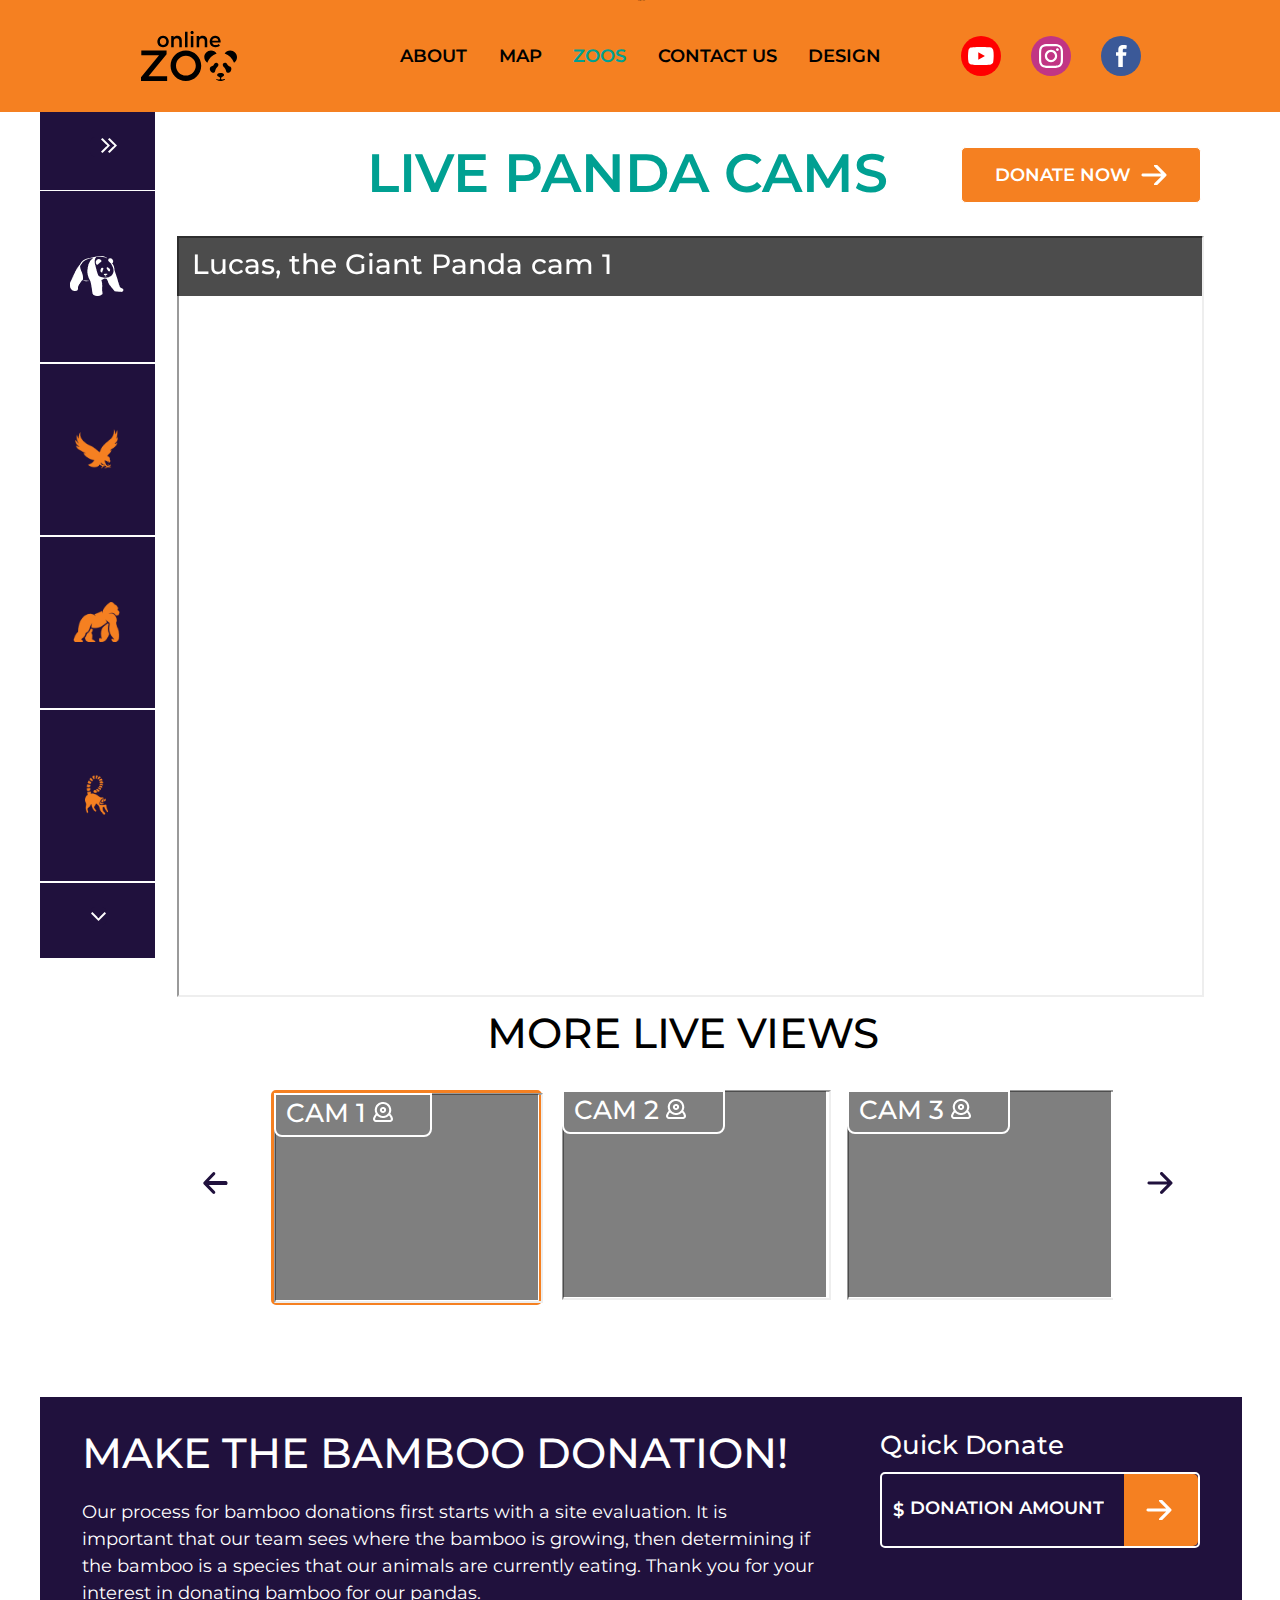
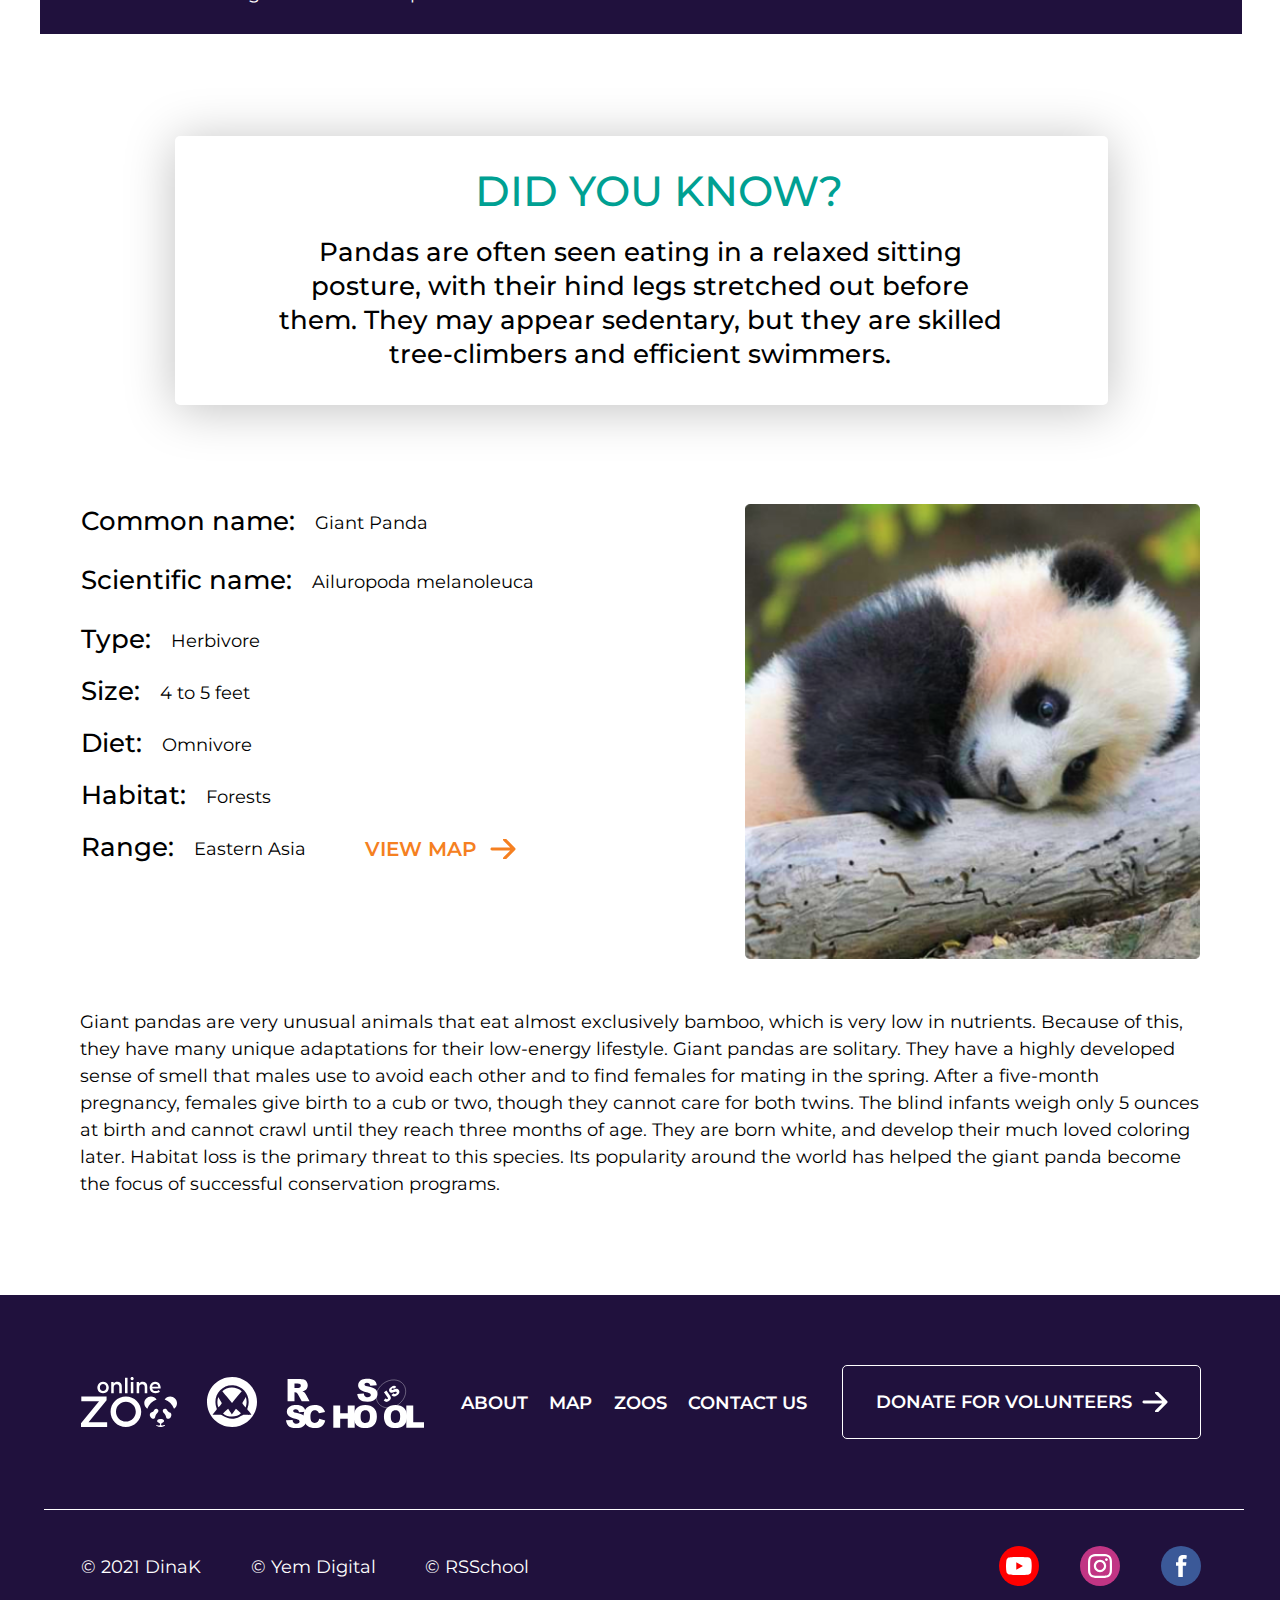
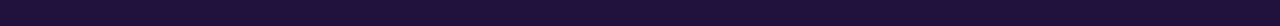
<file: onlineZoo/pages/zoos/panda/panda.html>
<!DOCTYPE html>
<html lang="en">

<head>
    <meta charset="UTF-8">
    <meta http-equiv="X-UA-Compatible" content="IE=edge">
    <meta name="viewport" content="width=device-width, initial-scale=1.0">
    <link href="pandastyles.css" rel="stylesheet">
    <link rel="preconnect" href="https://fonts.gstatic.com">
    <link rel="icon" href="../../../assets/images/Favicon.png" type="image/x-icon">
    <link
        href="https://fonts.googleapis.com/css2?family=Montserrat:wght@100;200;300;400;500;600;700;800;900&display=swap"
        rel="stylesheet">
    <title>OnlineZoo</title>
</head>

<body>

<!--Header-->

    <header id="header" class="header">
        <div class="header__wrapper">
            <h1>online zoo</h1>
            <a href = "../../landing/index.html"><img class="header__img" src="../../../assets/images/Logoheader.svg" alt="logo" /></a>
            <div class="header__burger">
                <span class="header__span"></span>
            </div>
            <nav class="header__nav">
                <button class ="header__close-btn"></button>
                <ul class = "header__list">
                    <li class ="header__item">
                        <a class="header__link" href="../../landing/index.html">about</a>
                    </li>
                    <li class ="header__item">
                        <a class="header__link" href="../../map/mapIndex.html">map</a>
                    </li>
                    <li class ="header__item">
                        <a class="header__link header__link-active" href="#">zoos</a>
                    </li>
                    <li class ="header__item">
                        <a class="header__link" href="../../contacts/contacts.html">contact us</a>
                    </li>
                    <li class ="header__item">
                        <a class="header__link" href=" https://www.figma.com/file/lnK11foY8Aoa6oOlDXovVN/Online-ZOO-Project">design</a>
                    </li>
                </ul>
            </nav>
            <div class="social">
                <ul class="social__list">
                    <li><a class="social__img" href="http://youtube.com" target="_blank"><img
                                src="../../../assets/images/youtube.svg" alt="youtubeicon" /></a></li>
                    <li><a class="social__img" href="http://instagram.com" target="_blank"><img
                                src="../../../assets/images/Instagram.svg" alt="instaicon" /></a></li>
                    <li><a class="social__img" href="http://facebook.com" target="_blank"><img
                                src="../../../assets/images/Facebook.svg" alt="facebookicon" /></a></li>
                </ul>
            </div>
        </div>
    </header>

<!--Main-->

    <main class="main">
        <div class="main__wrapper">
            <section id="section1" class="section1 active">
                <div class="section1__header">
                    <img class="section1__live-img" src="../../../assets/images/LIVE Badge.png" alt="livebage">
                    <button id="header__open-button" class="section1__header-link">
                        <div class="button-img"><img src="../../../assets/images/Group 17.png" alt="rightlink"></div>
                    </button>
                </div>
                <div class="section1__list-overlay">
                <ul class="section1__list">
                    <li class="section1__item item1" >
                        <a class="section1__link" href="#">
                            <div class="section1__outer-ring active">
                                <div class="section1__inner-ring active">
                                    <img class="section1__ring-img" src="../../../assets/images/PandaBig.png" alt="PandaZoom">
                                </div>
                            </div>
                            <div class="section1__small active">
                                <img class="section1__small-img" src="../../../assets/images/Panda.png" alt="PandaZoom">
                            </div>
                        </a>
                    </li>
                    <li class="section1__item  item2">
                        <a class="section1__link" href="../eagle/eagle1.html">
                            <div class="section1__outer-ring">
                                <div class="section1__inner-ring">
                                    <img class="section1__ring-img" src="../../../assets/images/EagleBig.png" alt="EagleZoom">
                                </div>
                            </div>
                            <div class="section1__small">
                                <img class="section1__small-img" src="../../../assets/images/EagleZoom.png" alt="PandaZoom">
                            </div>
                        </a>
                    </li>
                    <li class="section1__item  item3" >
                        <a class="section1__link" href="../gorilla/gorilla1.html">
                            <div class="section1__outer-ring">
                                <div class="section1__inner-ring">
                                    <img class="section1__ring-img" src="../../../assets/images/GorillaBig.png" alt="GorillaZoom">
                                </div>
                            </div>
                            <div class="section1__small">
                                <img class="section1__small-img" src="../../../assets/images/GorillaZoom.png" alt="PandaZoom">
                            </div>
                        </a>
                    </li>
                    <li class="section1__item  item4" >
                        <a class="section1__link" href="../lemur/lemur1.html">
                            <div class="section1__outer-ring">
                                <div class="section1__inner-ring">
                                    <img class="section1__ring-img" src="../../../assets/images/LemurBig.png" alt="LemurZoom">
                                </div>
                            </div>
                            <div class="section1__small">
                                <img class="section1__small-img" src="../../../assets/images/LemurZoom.png" alt="PandaZoom">
                            </div>
                        </a>
                    </li>
                    <li class="section1__item  item5" >
                        <a class="section1__link" href="#">
                            <div class="section1__outer-ring">
                                <div class="section1__inner-ring">
                                    <img class="section1__ring-img" src="../../../assets/images/Alligator.png" alt="alligator">
                                </div>
                            </div>
                            <div class="section1__small">
                                <svg class="section1__small-svg alligator"></svg>
                            </div>
                        </a>
                    </li>
                    <li class="section1__item  item6" >
                        <a class="section1__link" href="#">
                            <div class="section1__outer-ring">
                                <div class="section1__inner-ring">
                                    <img class="section1__ring-img" src="../../../assets/images/Lion.png" alt="lion">
                                </div>
                            </div>
                            <div class="section1__small">
                                <svg class="section1__small-svg lion"></svg>
                            </div>
                        </a>
                    </li>
                    <li class="section1__item  item7" >
                        <a class="section1__link" href="#">
                            <div class="section1__outer-ring">
                                <div class="section1__inner-ring">
                                    <img class="section1__ring-img" src="../../../assets/images/Coala.png" alt="coala">
                                </div>
                            </div>
                            <div class="section1__small">
                                <svg class="section1__small-svg coala"></svg>
                            </div>
                        </a>
                    </li>
                    <li class="section1__item  item8" >
                        <a class="section1__link" href="#">
                            <div class="section1__outer-ring">
                                <div class="section1__inner-ring">
                                    <img class="section1__ring-img" src="../../../assets/images/tiger.png" alt="tiger">
                                </div>
                            </div>
                            <div class="section1__small">
                                <svg class="section1__small-svg tiger"></svg>
                            </div>
                        </a>
                    </li>
                </ul>
            </div>
                <div class="section1__footer">
                    <button id="footer__button" class="section1__footer-button">
                        <div class="button-img"><img src="../../../assets/images/Group 18.png" alt="closelink"></div>
                    </button>
                </div>

                <div id="section1-popup" class= "section1-popup">
                    <div class= "section1-popup__header">
                        <img class = "section1-popup__live-img" src="../../../assets/images/LIVE Badge.png" alt="livebage" />
                        <button id="header__close-button"class="section1-popup__close-link" >
                            <div class="button-img"><img src="../../../assets/images/Group 17.png" alt="rightlink"></div>
                        </button>
                    </div>
                    <div class="section1__list-overlay">
                    <ul class="section1-popup__list"> 
                        <li class="section1-popup__item item1">
                            <a  class = "section1-popup__link" href="#">
                                <img class="section1-popup__img active" src="../../../assets/images/Panda.png" alt="PandaZoom">
                                <p class="section1-popup__p-1920 panda">Watch live from China's Panda Center</p>
                                <p class="section1-popup__p panda">Watch live from China's Panda Center </p>
                            </a>
                        </li>
                        <li class="section1-popup__item item2">
                            <a class = "section1-popup__link" href="../eagle/eagle1.html">
                                <img class="section1-popup__img" src="../../../assets/images/EagleZoom.png" alt="EagleZoom">
                                <p class="section1-popup__p-1920 eagles">Watch The Bald Eagles Nest from West End cam</p>
                                <p class="section1-popup__p eagles">The Bald Eagles Nest from West End cam</p>
                            </a>
                            
                        </li>
                        <li class="section1-popup__item item3">
                            <a  class = "section1-popup__link" href="../gorilla/gorilla1.html">
                                <img class="section1-popup__img" src="../../../assets/images/GorillaZoom.png" alt="GorillaZoom">
                                <p class="section1-popup__p-1920 gorilla">Livestream from Gorilla Forest Corridor habitat cam</p>
                                <p class="section1-popup__p gorilla">Live from Gorilla Forest Corridor habitat cam</p>
                            </a>
                        </li>
                        <li class="section1-popup__item item4">
                            <a  class = "section1-popup__link" href="../lemur/lemur1.html">
                                <img class="section1-popup__img lemur" src="../../../assets/images/LemurZoom.png" alt="LemurZoom">
                                <p class="section1-popup__p-1920 lemur">The ring-tailed lemurs play in Madagascar, Lemuria Land</p>
                                <p class="section1-popup__p lemur">
                                    <span class="lemur__span2">Lemurs play in Madagascar, Lemuria...</span>
                                    <span class="lemur__span1">Lemurs play in Madagascar, Lemuria Land</span>
                                </p>
                            </a>
                        </li>
                        <li class="section1-popup__item item5">
                            <a  class = "section1-popup__link" href="#">
                                <svg class="section1-popup__svg alligator"></svg>
                                <p class="section1-popup__p-1920 lemur">Florida alligator</p>
                                <p class="section1-popup__p lemur">
                                    <span class="lemur__span2">Florida alligator...</span>
                                    <span class="lemur__span1">Florida alligator</span>
                                </p>
                            </a>
                        </li>
                        <li class="section1-popup__item item6">
                            <a  class = "section1-popup__link" href="#">
                                <svg class="section1-popup__svg lion"></svg>
                                <p class="section1-popup__p-1920 lemur">African lion</p>
                                <p class="section1-popup__p lemur">
                                    <span class="lemur__span2">African lion...</span>
                                    <span class="lemur__span1">African lion</span>
                                </p>
                            </a>
                        </li>
                        <li class="section1-popup__item item7">
                            <a  class = "section1-popup__link" href="#">
                                <svg class="section1-popup__svg coala"></svg>
                                <p class="section1-popup__p-1920 lemur">Australian coala</p>
                                <p class="section1-popup__p lemur">
                                    <span class="lemur__span2">Australian coala...</span>
                                    <span class="lemur__span1">Australian coala</span>
                                </p>
                            </a>
                        </li>
                        <li class="section1-popup__item item8">
                            <a  class = "section1-popup__link" href="#">
                                <svg class="section1-popup__svg tiger"></svg>
                                <p class="section1-popup__p-1920 lemur">Asian tiger</p>
                                <p class="section1-popup__p lemur">
                                    <span class="lemur__span2">Asian tiger...</span>
                                    <span class="lemur__span1">Asian tiger</span>
                                </p>
                            </a>
                        </li>
                    </ul>
                </div>
                    <div class = "section1-popup__footer">
                        <button id="popup-footer__button" class="section1__footer-button">
                            <div class="button-img"><img src="../../../assets/images/Group 18.png" alt="closelink"></div>
                        </button>
                    </div>
                </div>
            </section>

            <div class="main-page__wrapper">
                <section class="section2">
                    <div class="section2__header">
                        <h3 class="section2__h3">live panda cams</h3>
                        <button class="section2__button">
                            <div class="button-text">donate now</div>
                            <div class="button-img">
                                <svg class="section2__svg"></svg>
                            </div>
                        </button>
                    </div>

                    <div id="videobox" class="section2__videobox">
                        <div  class="video">
                            <div class="video__overlay"></div>
                            <div id="video__box" class="video__box">
                                <iframe id="cam1" class="video__iframe" src="https://www.youtube.com/embed/cp9RTY1H7xs?showinfo=0"></iframe>
                            </div>
                            <a class="video__link" href="#">
                                <h5 class="video__h5">Lucas, the Giant Panda <span id="cam__name" class="cam__name">cam 1<span></h5>
                            </a>
                            <div class="video__logo"><img class ="logo__img" src="../../../assets/images/Logo.svg" alt="logo">
                            </div>
                        </div>
                    </div>

                    <div class="slider__wrapper">
                        <h4 class="slider__h4">More live views </h4>
                        <div class="slider">
                            <button id="left" class="slider__button"><svg class="slider__svg-left"></svg></button>
                            <div  class="slider__box-overlay">
                                <div class="slider__box">
                                <div class="overlay elem1 active">
                                    <div class="cam__logo"><span class="cam__name">cam 1 <span><img class="cam__img" src="../../../assets/images/cam-logo.png" alt="logo camera"></div>
                                    <div class="cam">
                                        <iframe id="cam1" class="cam__iframe" src="https://www.youtube.com/embed/RLQiAqc1MI8"></iframe>
                                    </div>
                                </div>
                                <div class="overlay elem2">
                                    <div class="cam__logo"><span class="cam__name">cam 2 <span><img class="cam__img" src="../../../assets/images/cam-logo.png" alt="logo camera"></div>
                                    <div class="cam">
                                        <iframe id="cam2" class="cam__iframe" src="https://www.youtube.com/embed/I-ovzUNno7g"></iframe>
                                    </div>
                                </div>
                                <div class="overlay elem3">
                                    <div class="cam__logo"><span class="cam__name">cam 3 <span><img class="cam__img" src="../../../assets/images/cam-logo.png" alt="logo camera"></div>
                                    <div class="cam">
                                        <iframe id="cam3" class="cam__iframe" src="https://www.youtube.com/embed/RLQiAqc1MI8"></iframe>
                                    </div>
                                </div>
                                <div class="overlay elem4">
                                    <div class="cam__logo"><span class="cam__name">cam 4 <span><img class="cam__img" src="../../../assets/images/cam-logo.png" alt="logo camera"></div>
                                    <div class="cam">
                                        <iframe id="cam3" class="cam__iframe" src="https://www.youtube.com/embed/RLQiAqc1MI8"></iframe>
                                    </div>
                                </div>
                                <div class="overlay elem5">
                                    <div class="cam__logo"><span class="cam__name">cam 5 <span><img class="cam__img" src="../../../assets/images/cam-logo.png" alt="logo camera"></div>
                                    <div class="cam">
                                        <iframe id="cam5" class="cam__iframe" src="https://www.youtube.com/embed/RLQiAqc1MI8"></iframe>
                                    </div>
                                </div>
                                <div class="overlay elem6">
                                    <div class="cam__logo"><span class="cam__name">cam 6 <span><img class="cam__img" src="../../../assets/images/cam-logo.png" alt="logo camera"></div>
                                    <div class="cam">
                                        <iframe id="cam5" class="cam__iframe" src="https://www.youtube.com/embed/RLQiAqc1MI8"></iframe>
                                    </div>
                                </div>
                            </div>
                            </div>
                            <button id="right" class="slider__button"><svg class="slider__svg-right"></svg></button>
                        </div>
                    </div>
                </section>
            </div>

            <section class="section3">
                <div class="section3__wrapper">
                    <div class="section3__donate1">
                        <h4 class="section3__h4">make the Bamboo Donation!</h4>
                        <p class="section3__p">Our process for bamboo donations first starts with a site evaluation. It is important
                            that our team sees where the bamboo is growing, then determining if the bamboo is a
                            species that our animals are currently eating. Thank you for your interest in
                            donating
                            bamboo for our pandas.</p>
                    </div>
                    <div class="section3__donate2">
                        Quick Donate
                        <form class="section3__form">
                            <label class ="section3__label" for="donate">$ </label>
                            <input id="donate" class="section3__input" type="number" value="" min="10" max="1000" step="20"
                                placeholder="Donation Amount">
                            <button class ="section3__button" type="submit">
                                <div class="button-img"><svg class="section3__svg"></svg></div>
                            </button>
                        </form>
                    </div>
                </div>
            </section>
            
            <div class="main-page2__wrapper">
                <section class="section4">
                    <div class="section4__info">
                        <h4 class="section4__h4">did you know?</h4>
                        <h6 class="section4__h6">Pandas are often seen eating in a relaxed sitting posture, with their hind legs
                            stretched
                            out before them. They may appear sedentary, but they are skilled tree-climbers and
                            efficient
                            swimmers.</h6>
                    </div>
                </section>
                
                <section class="section5">
                    <div class="animal">
                        <div class="animal__description">
                            <div class="description__elem1">
                                <h6 class="elem1__h6">Common name:</h6>
                                <p class="elem1__p">Giant Panda</p>
                            </div>
                            <div class="description__elem1">
                                <h6 class="elem1__h6">Scientific name:</h6>
                                <p class="elem1__p">Ailuropoda melanoleuca</p>
                            </div>
                            <div class="description__elem2">
                                <h6 class="elem2__h6">Type:</h6>
                                <p class="elem2__p">Herbivore</p>
                            </div>
                            <div class="description__elem2">
                                <h6 class="elem2__h6">Size:</h6>
                                <p class="elem2__p">4 to 5 feet</p>
                            </div>
                            <div class="description__elem2">
                                <h6 class="elem2__h6">Diet:</h6>
                                <p class="elem2__p">Omnivore</p>
                            </div>
                            <div class="description__elem2">
                                <h6 class="elem2__h6">Habitat:</h6>
                                <p class="elem2__p">Forests</p>
                            </div>
                            <div class="description__elem2">
                                <h6 class="elem2__h6">Range:</h6>
                                <p class="elem2__p">Eastern Asia</p>
                                <a class="elem2__link" href="../../map/mapIndex.html">
                                    <div class="button-text">view map</div>
                                    <div class="button-img"><svg class="animal__svg"></svg></div>
                                </a>
                            </div>
                        </div>
                        <img class="section5__img" src="../../../assets/images/imagepanda.png" alt="panda">
                    </div>
                    <div class="section5__info">
                        <p>Giant pandas are very unusual animals that eat almost exclusively bamboo, which is very
                            low
                            in nutrients. Because of this, they have many unique adaptations for their low-energy
                            lifestyle. Giant pandas are solitary. They have a highly developed sense of smell that
                            males
                            use to avoid each other and to find females for mating in the spring. After a five-month
                            pregnancy, females give birth to a cub or two, though they cannot care for both twins.
                            The
                            blind infants weigh only 5 ounces at birth and cannot crawl until they reach three
                            months of
                            age. They are born white, and develop their much loved coloring later. Habitat loss is
                            the
                            primary threat to this species. Its popularity around the world has helped the giant
                            panda
                            become the focus of successful conservation programs.</p>
                    </div>
                </section>
            </div>
        </div>
    </main>

    <!--FOOTER-->

    <footer class="footer">
        <div class="footer__wrapper">
            <div class="footer__upper">
                <div class="footer__logo">
                    <ul class="footer__list1">
                        <li class="footer__item1 tooltip" data-tooltip="Online Zoo"><img src="../../../assets/images/Logo.svg" alt="logo" /></li>
                        <li class="footer__item1 tooltip" data-tooltip="Yem Digital"><img src="../../../assets/images/Yem Digital.svg" alt="Yem Digital" /></li>
                        <li class="footer__item1 tooltip" data-tooltip="Rolling Scopes School"><img src="../../../assets/images/rs_school_js logo.svg" alt="rs-school-js logo" /></li>
                    </ul>
                </div>
                <div class="footer__nav">
                    <ul class="footer__list">
                        <li><a class="footer__nav-link" href="../../landing/index.html">about</a></li>
                        <li><a class="footer__nav-link" href="../../map/mapIndex.html">map</a></li>
                        <li><a class="footer__nav-link" href="#">zoos</a></li>
                        <li><a class="footer__nav-link" href="../../contacts/contacts.html">contact us</a></li>
                    </ul>
                </div>
                <button class="footer__button">
                    <div class="button-text">Donate for volunteers</div>
                    <div class="button-img"><svg class="footer__svg"></svg></div>
                </button>
            </div>
            <div class="footer__line"></div>
            <div class="footer__lower">
                <div class="footer__copyright">
                    <ul class="footer__list1">
                        <li class="footer__item3">&copy 2021 DinaK</li>
                        <li class="footer__item3">&copy Yem Digital</li>
                        <li class="footer__item3">&copy RSSchool</li>
                    </ul>
                </div>
                <div class="footer__social">
                    <ul class="footer__list">
                        <li><a class="social__img" href="http://youtube.com" target="_blank"><img src="../../../assets/images/youtube.svg" alt="youtubeicon" /></a></li>
                        <li><a class="social__img" href="http://instagram.com" target="_blank"><img src="../../../assets/images/Instagram.svg" alt="instaicon" /></a></li>
                        <li><a class="social__img" href="http://facebook.com" target="_blank"><img src="../../../assets/images/Facebook.svg" alt="facebookicon" /></a></li>
                    </ul>
                </div>
            </div>
        </div>
    </footer>
</body>
<script src="./script.js"></script>

</html>
</file>
<file: onlineZoo/pages/landing/style.css>
* {
    padding: 0px;
    margin: 0px;
    font-family: 'Montserrat';
}
body {
    display: flex;
    flex-direction: column;
    justify-content: center;
    max-width: 100vw;
    margin: 0px auto;
    overflow-x: hidden;
}
h1 {
    position: absolute;
    top: 0px;
    margin: 0px;
    padding: 0px;
    font-size: 1px;
    color: inherit;
}
h2 {
    margin: 0px;
    font-weight: 800;
    font-size: 82px;
    line-height: 100px;
    letter-spacing: 0.01em;
    text-transform: uppercase;
    color: #00A092;
}
h3 {
    margin: 0px;
    font-weight: 600;
    font-size: 54px;
    line-height: 66px;
    text-transform: uppercase;
    color: #00A092;
}
h4 {
    margin: 0px;
    font-weight: 500;
    font-size: 42px;
    line-height: 51px;
    text-transform: uppercase;
    color: #ffffff;
}
h5 {
    margin: 0px;
    font-weight: 500;
    font-size: 26px;
    line-height: 34px;
    text-align: center;
    color: #000000;
}
h6 {
    margin: 0px;
    font-weight: 500;
    font-size: 26px;
    line-height: 34px;
    color: #ffffff;
}
p {
    margin: 0px;
    font-size: 18px;
    font-weight: 400;
    line-height: 27px;
    color: #000000;
}
ul {
    padding: 0px;
    list-style-type: none;
}
button {
    display: flex;
    flex-direction: row;
    align-items: center;
    border-radius: 5px;
    outline: none;
    border: 1px solid #ffffff;
    color: #ffffff;
    cursor: pointer;
}
.button-text {
    flex: none;
    order: 0;
    flex-grow: 0;
    margin-left: 21px;
    font-family: "Montserrat";
    font-size: 18px;
    font-weight: 600;
    line-height: 22px;
    text-transform: uppercase;
}
.button-img {
    flex: none;
    order: 1;
    flex-grow: 0;
    margin-left: 10px;
}
button:hover {
    transform: scale(1.03);
    transition: all 0.3s ease-in-out;
}
a {
    text-decoration: none;
    text-transform: uppercase;
    font-size: 18px;
    line-height: 27px;
    font-weight: 600;
    color: black;
}
.header__link-active {
    color: #00A092;
}
a:hover,
a:active {
    color: #00A092;
    transition: all 0.3s ease-in-out;
}

.header {
    height: 110px;
    width: 100vw;
    z-index: 5;
    border: 1px solid #F58021;
    background-color: #F58021;
}

.header__wrapper {
    display: flex;
    flex-direction: row;
    justify-content: center;
}
.header__img {
    width: 96px;
    height: 50px;
    margin-top: 30px;
}
.header__burger {
    display: none;
}
.header__close-btn {
    display: none;
}
.header__nav {
    margin-top: 42px;
    margin-left: 502px;
    padding: 0px;
    width: 556px;
    height: 27px;
}
.header__list {
    display: flex;
    flex-wrap: wrap;
    justify-content: space-between;
    align-items: center;
    margin: 0px;
}
.social {
    margin-left: 65px;
    margin-top: 35px;
    padding: 0px;
    width: 180px;
    height: 42px;
}

.social__list {
    display: flex;
    flex-wrap: wrap;
    justify-content: space-between;
    margin: 0px;
}

.social__img {
    padding: 0px;
    margin: 0px;
    height: 42px;
    width: 42px;
}

.social__img img:hover {
    transform: rotate(360deg);
    transition: all 0.3s ease-in-out;
}

@media screen and (min-width:1200px) and (max-width:1440px) {
    .header__nav {
        margin-left: 163px;
        width: 481px;
    }
    .social {
        margin-left: 80px;
        width: 180px;
    }
}

@media screen and (min-width:640px) and (max-width:1199px) {
    .header__burger {
        display: block;
        margin: 40px 40px 0px 447px;
        position: relative;
        width: 30px;
        height: 30px;
        cursor: pointer;
    }
    .header__burger::before,
    .header__burger::after,
    .header__span {
       left:0;
       position: absolute;
       height: 8%;
       width: 100%;
       transition: all 0.3s ease 0s;
       background-color: #000000;
    }
    .header__burger::before,
    .header__burger::after {
        content:"";
    }
    .header__burger::before {
        top:0;
    }
    .header__burger::after {
        bottom: 0;
    }
    .header__span {
        top: 45%;
    }
    .header__nav {
        position: fixed;
        top: 0px;
        left: -100%;
        margin: 0px 0px 0px 0px;
        width: 311px;
        height: 754px;
        background-color: #20113d; 
        transition: left 0.3s ease 0s;
        overflow: auto;
    }
    .header__nav._active {
       left: 50vw;
    }
    .header__close-btn {
        display: block;
        position: absolute;
        top: 40px;
        right: 47px;
        width: 30px;
        height: 30px;
        background-color: inherit;
        border:0px;
        padding: 0px;
        color: #ffffff;
    }
    .header__close-btn::before,
    .header__close-btn::after {
        position: absolute;
        content: "";
        top:0px;
        left: 15px;
        width: 2px;
        height: 33px;
        background-color: #ffffff;
    }
    .header__close-btn::before {
        transform: rotate(45deg);
    }
    .header__close-btn::after {
        transform: rotate(-45deg);
    }
    .header__list {
        flex-direction: column;
        margin: 150px auto auto auto;
    }

    .header__list > .header__item {
        margin: 0px 0px 50px 0px;
    }
    .header__link {
        color: #ffffff;
    }
    .header__link.header__link-active {
        color: #00A092;
    }
    .social {
        display: none;
    }
}
@media screen and (min-width: 320px) and (max-width: 639px) {
    .header__burger {
        display: block;
        margin: 40px 40px 0px 146px;
        position: relative;
        width: 22px;
        height: 30px;
        cursor: pointer;
    }
    .header__burger::before,
    .header__burger::after,
    .header__span {
       left:0;
       position: absolute;
       height: 8%;
       width: 100%;
       transition: all 0.3s ease 0s;
       background-color: #000000;
    }
    .header__burger::before,
    .header__burger::after {
        content:"";
    }
    .header__burger::before {
        top:0;
    }
    .header__burger::after {
        bottom: 0;
    }
    .header__span {
        top: 45%;
    }
    .header__nav {
        position: fixed;
        top: 0px;
        left: -100%;
        margin: 0px 0px 0px 0px;
        width: 240px;
        height: 600px;
        background-color: #20113d; 
        transition: left 0.3s ease 0s;
        overflow: auto;
    }
    .header__nav._active {
        left: 35vw;
    }
    .header__close-btn {
        display: block;
        position: absolute;
        top: 38px;
        right: 35px;
        width: 31px;
        height: 31px;
        background-color: inherit;
        border:0px;
        padding: 0px;
        color: #ffffff;
    }
    .header__close-btn::before,
    .header__close-btn::after {
        position: absolute;
        content: "";
        top: 0px;
        left: 15px;
        width: 2px;
        height: 35px;
        background-color: #ffffff;
    }
    .header__close-btn::before {
        transform: rotate(45deg);
    }
    .header__close-btn::after {
        transform: rotate(-45deg);
    }
    .header__list {
        flex-direction: column;
        margin: 130px auto auto auto;
    }

    .header__list > .header__item {
        margin: 0px 0px 40px 3px;
    }
    .header__link {
        color: #ffffff;
    }
    .header__link.header__link-active {
        color: #00A092;
    }
    .social {
        display: none;

    }
}

/*------------------------------------*/

.main {
    width: 100vw;
}

.main__wrapper {
    display: flex;
    flex-wrap: wrap;
    justify-content: center;
}

.section1 {
    width: 100%;
    height: 980px;
    margin: -45px 0px 0px -66px;
    background-image: url(../../assets/images/Background.png);
    background-repeat: no-repeat;
    background-position: top;
    background-size: auto auto;
    background-color: #ffffff;
    border: 1px solid #ffffff;
}

.section1__title {
    margin: 0 auto;
    width: 1400px;
}

.section1__h2 {
    margin: 170px 0px 33px 34px;
    width: 890px;
}

.section1__p {
    margin: 0px 0px 43px 34px;
    width: 430px;
}

.section1__link {
    display: flex;
    flex-direction: row;
    align-items: center;
    border-radius: 5px;
    margin: 0px 0px 0px 34px;
    height: 74px;
    width: 240px;
    color: #ffffff;
    background-color: #F58021;
    border: 1px solid #F58021;
}

.section1__link .button-text {
    margin-left: 30px;
}

.section1__link .button-img {
    padding: 0px 0px 0px 0px;
}
.section1__svg {
    display: block;
    width: 45px;
    height: 20px;
    background: #ffffff;
    -webkit-mask-image: url(../../assets/images/Union.svg);
    mask-image: url(../../assets/images/Union.svg);
    -webkit-mask-repeat: no-repeat;
    mask-repeat: no-repeat;
    -webkit-mask-position: 0px center;
    mask-position: 0px  center;
}

.section1__link:hover {
    background-color: #D26004;
    color: #ffffff;
}

@media screen and (min-width:1200px) and (max-width:1440px) {
    .section1 {
        margin: -40px 0px 0px 0px;
        background-image: url(../../assets/images/Background1200.png);
        width: 1200px;
        height: 730px;
        background-position: bottom ;
    }
    .section1__title {
        margin: 0px 0px 0px 41px;
    }
    .section1__h2 {
        margin: 139px 0px 0px 0px;
    }
    .section1__p {
        margin: 11px 0px 23px 0px;
        width: 339px;
    }
    .section1__link {
        margin: 0px 0px 0px 0px;
    }
}
@media screen and (min-width:640px) and (max-width:1199px) {
    .section1 {
        margin: -44px auto 0px auto;
        background-image: url(../../assets/images/Background640.png);
        width: 640px;
        height: 690px;
        background-position: bottom;
    }
    .section1__h2 {
        font-size: 72px;
        line-height: 88px;
        margin: 94px 0px 11px 15px;
        width: 600px;
    }
    .section1__p {
        margin: 0px 0px 25px 15px;
        width: 339px;
    }
    .section1__link {
        margin: 0px 0px 0px 15px;
        height: 74px;
        width: 285px;
    }
    .section1__link .button-text {
        margin: 0px 0px 0px 52px;
    }
    .section1__link .button-img {
        padding: 0px 0px 0px 0px;
    }
}
@media screen and (min-width: 320px) and (max-width: 639px) {
    .section1 {
        margin: 0px 0px 0px -18px;
        background-image: url(../../assets/images/Background320.png);
        width: 320px;
        height: 684px;
        background-position: bottom;
    }
    .section1__h2 {
        font-size: 40px;
        line-height: 49px;
        margin: 19px 0px 10px 9px;
        width: 300px;
    }
    .section1__p {
        margin: 0px 0px 26px 9px;
        width: 299px;
    }
    .section1__link {
        margin: 0px 0px 0px 9px;
        height: 45px;
        width: 298px;
    }
    .section1__link .button-text {
        margin: 0px 0px 0px 59px;
    }
    .section1__link .button-img {
        padding: 0px 0px 0px 0px;
    }
    
}

/*------------------------------------*/

.section2 {
    width: 1398px;
    background-color: #ffffff;
}
.section2__wrapper {
    display: flex;
    flex-wrap: wrap;
    justify-content: space-between;
}
.section2__wrapper img {
    max-width: 100%;
    margin-bottom: 150px;
}
.section2__article {
    width: 559px;
    margin-top: 30px;
    margin-bottom: 50px;
}
.section2__article-1 {
    order: 1;
    margin-top: 68px;
}
.section2__article-2 {
    order: 4;
    margin-top: 113px;
}
.section2__img-1 {
    width: 799px;
    height: 531px;
    order: 2;
}
.section2__img-2 {
    width: 799px;
    height: 531px;
    order: 3;
}
.section2__p {
    margin-top: 50px;
}
.section2__p-320 {
    display: none;
}

@media screen and (min-width:1200px) and (max-width:1440px) {
    .section2 {
        width: 1200px;
    }
    .section2__wrapper {
        flex-direction: column;
    }
    .section2__wrapper img {
        margin-bottom: 30px;
    }
    .section2__article {
        width: 559px;
        margin-top: 30px;
    }
    .section2__p {
        margin-top: 30px;
        margin-bottom: 0px;
    }
    .section2__article-1 {
        order: 0;
        margin:0px 0px 0px 100px;
    }
    .section2__article-2 {
        order: 0;
        margin: 0px 0px 100px 440px;
    }
    .section2__img-1 {
        width: 660px;
        height: 438px;
        order: 0;
        margin: 99px 0px 0px 100px;
    }
    .section2__img-2 {
        width: 660px;
        height: 438px;
        order: 0;
        margin: 73px 0px 0px 440px;
    }
}
@media screen and (min-width: 600px) and (max-width: 1200px) {
    .section2 {
        width: 640px;
    }
    .section2__wrapper {
        flex-direction: column;
        margin: 95px 0px 0px 0px;
    }
    .section2__wrapper img {
        margin: 0px 0px 0px -5px;
    }
    .section2__article {
        width: 600px;
        margin: 0px 0px 0px 0px;
    }
    .section2__p {
        margin: 30px 0px 0px 0px;
    }
    .section2__article-1 {
        order: 0;
        margin: 30px 0px 48px 16px;
    }
    .section2__article-2 {
        order: 0;
        margin: 30px 0px 100px 16px;
    }
    .section2__img-1 {
        width: 660px;
        height: 438px;
        order: 0;
        margin: 0px 0px 30px 0px;
    }
    .section2__img-2 {
        width: 640px;
        height: 425px;
        order: 0;
        margin: 0px 0px 30px 0px;
    }
}
@media screen and (min-width: 320px) and (max-width: 600px)  {
    .section2 {
        width: 320px;
    }
    .section2__wrapper {
        flex-direction: column;
        margin: 50px 0px 0px -10px;
    }
    .section2__wrapper img {
        margin: 0px 0px 0px 0px;
    }
    .section2__article {
        width: 310px;
        margin: 0px 0px 0px 0px;
    }
    .section2__h3 {
        width: 300px;
        font-size: 26px;
        line-height: 32px;
        margin: 0px 0px 0px 9px;
    }
    .section2__p {
          display: none;
    }
    .section2__p-320 {
        display: block;
        margin: 22px 0px 0px 10px;
    }
    .section2__article-1 {
        order: 0;
        margin: 30px 0px 47px 0px;
    }
    .section2__article-2 {
        order: 0;
        margin: 30px 0px 50px 0px;
    }
    .section2__img-1 {
        width: 320px;
        height: 218px;
        order: 0;
        margin: 0px 0px 0px 0px;
    }
    .section2__img-2 {
        width: 320px;
        height: 213px;
        order: 0;
        margin: 0px 0px 0px 0px;
    }
}

/*------------------------------------*/
.section3 {
    height: 219px;
    width: 100%;
    background-color: #20113d;
    border: 1px solid #20113d;
}
.section3__wrapper {
    display: flex;
    flex-direction: row;
    justify-content: center;
    font-weight: 500;
    font-size: 26px;
    line-height: 34px;
    color: #ffffff;
}
.section3__donate1 {
    padding-left: 0px;
}
.section3__h4 {
    margin-top: 50px;
    margin-bottom: 20px;
}
.section3__p {
    width: 609px;
    color: #ffffff;
    margin: 0px 0px 0px 0px;
}
.section3__donate2 {
    display: flex;
    flex-direction: column;
    padding-left: 190px;
    padding-top: 52px;
}
.section3__form {
    position: relative;
    z-index: 1;
    width: 316px;
    height: 70px;
    border: 2px solid #ffffff;
    border-radius: 5px;
    color: #ffffff;
    margin-top: 9px;
}
.section3__label {
    position: absolute;
    z-index: 0;
    top: 25px;
    left: 13px;
    font-family: "Montserrat";
    font-size: 18px;
    font-weight: 600;
    line-height: 22px;
    text-transform: uppercase;
}
.section3__input {
   position: absolute;
   z-index: 0;
   width: 194px;
   height: 22px;
   top: 24px;
   left: 30px;
   color: #ffffff;
   background-color:#20113d;
   cursor: pointer;
   border: 0px;
   font-family: "Montserrat";
   font-size: 18px;
   font-weight: 600;
   line-height: 22px;
   text-transform: uppercase;
   -moz-appearance: textfield;
}

.section3__input::-webkit-outer-spin-button,
.section3__input::-webkit-inner-spin-button {
  -webkit-appearance: none;
  margin: 0;
}

.section3__input::placeholder,
.section3__input::-webkit-input-placeholder {
    color: #ffffff;
    opacity: 1;
 }
 .section3__input:focus {
    background-color:#ffffff;
    color: #000000;
 }
 .section3__button{
    position: absolute;
    top: 0;
    right: 0px;
    background-color: #F58021;
    border: 0px;
    width: 75px;
    height: 70px;
    border-radius: 0px 5px 5px 0px;
 }
.section3__button .button-img {
    margin: 0px 0px 0px 24px;
}
.section3__svg {
    display: block;
    width: 45px;
    height: 20px;
    background: #ffffff;
    -webkit-mask-image: url(../../assets/images/Union.svg);
    mask-image: url(../../assets/images/Union.svg);
    -webkit-mask-repeat: no-repeat;
    mask-repeat: no-repeat;
    -webkit-mask-position: 3px center;
    mask-position: 3px  center;
}
.section3__button:hover {
    background-color: #D26004;
}


@media screen and (min-width:1200px) and (max-width:1440px) {
    .section3 {
        height: 310px;
    }
    .section3__donate1 {
        padding-left: 0px;
    }
    .section3__h4,
    .section3__p {
        width: 576px;
        margin-bottom: 28px;
    }
    .section3__donate2 {
        padding-left: 105px;
    }
    .section3__form .button-img {
        margin: 0px 0px 0px 20px;
    }
}

@media screen and (min-width:640px) and (max-width:1200px) {
  .section3 {
      height: 457px;
  }
  .section3__wrapper {
    flex-direction: column;
    text-align: center;
}
.section3__donate1 {
    width: 640px;
    margin: 0px auto;
}
.section3__h4 {
    width: 576px;
    text-align: center;
    margin: 50px 0px 0px 25px;
}
.section3__p {
    width: 578px;
    margin: 30px 0px 26px 25px;
}
.section3__donate2 {
    width: 640px;
    padding: 0px 10px 0px 0px;
    margin: 0px auto;
}
.section3__form {
    width: 360px;
    height: 70px;
    margin: 11px 0px 0px 138px;
}
.section3__label {
    left: 37px;
}
.section3__input {
    left: 52px;
}
.section3__button {
    height: 70px;
}
.section3__form .button-img {
    margin: 0px 0px 0px 20px;
}
}
@media screen and (min-width: 320px) and (max-width: 639px) {
    .section3 {
        height: 446px;
    }
    .section3__wrapper {
      flex-direction: column;
      text-align: center;
  }
  .section3__donate1 {
      width: 320px;
      margin: 0px auto;
  }
  .section3__h4 {
      width: 300px;
      font-size: 26px;
      line-height: 32px;
      text-align: center;
      margin: 30px 0px 25px 0px;
  }
  .section3__p {
      width: 300px;
      margin: 0px 0px 28px 0px;
  }
  .section3__donate2 {
      width: 320px;
      padding: 0px 19px 0px 0px;
      margin: 0px auto;
  }
  .section3__form {
      width: 298px;
      height: 44px;
      margin: 11px 0px 0px 9px;
  }
  .section3__label {
      top: 10px;
      left: 23px;
  }
  .section3__input {
      top: 10px;
      left: 40px;
      font-size: 16px;
      line-height: 20px;
  }
  .section3__button {
      height: 70px;
  }
  .section3__button{
    width: 59px;
    height: 45px;
    border-radius: 0px 5px 5px 0px;
 }
 .section3__button .button-img {
     margin: 0px 0px 0px 11px;
 }
  }

/*------------------------------------*/
.section4 {
    height: 2420px;
    background-color: #ffffff;
    border: 1px solid #ffffff;
}
.section4__wrapper {
    width: 1400px;
}
.section4__pets {
    margin-left: 220px;
}
.section4__h3 {
    width: 932px;
    margin: 136px 0px 0px 172px;
}
.section4__arrow-btn {
    display: flex;
    flex-direction: row;
    justify-content: space-between;
    width: 175px;
    height: 60px;
    margin: 0px 0px 23px 395px;
}
.section4__btn {
    font-size: 65px;
    color: #20113d;
    padding-left: 12px;
    width: 60px;
    height: 60px;
    border: 1px solid #20113d;
    border-radius: 5px;
    background-color: inherit;
}
.section4__btn:hover {
    background-color: #20113D;
}
.section4__svg {
    display: block;
    width: 45px;
    height: 20px;
    background: #20113d;
    -webkit-mask-repeat: no-repeat;
    mask-repeat: no-repeat;
    -webkit-mask-position: 5px center;
    mask-position: 5px  center;
}
.section4__svg.right {
    -webkit-mask-image: url(../../assets/images/Union.svg);
    mask-image: url(../../assets/images/Union.svg);
}
.section4__svg.left {
    -webkit-mask-image: url(../../assets/images/leftUnion.svg);
    mask-image: url(../../assets/images/leftUnion.svg);
}
.section4__btn:hover .section4__svg{
    background: #ffffff;
}
.section4__h5 {
    width: 920px;
    margin: 50px 0px 100px 21px;
}
.section4__cards-wrapper {
    position: relative;
    right: 20px;
    z-index: 0;
    width: 1690px;
    height: 1587px;
    overflow: hidden;
}
.section4__overlay {
    position: absolute;
    top: 0px;
    right: 10px;
    width: 20px;
    height: 100%;
    z-index: 15;
    box-shadow: 8px 0px 24px 28px #ffffff;
    background-color: #ffffff;
   /* background: radial-gradient(farthest-side ellipse at top left, #fff, #ffffffff);*/
}
  .section4__overlay:active {
    transition-duration: 2s;
    transform: scale(1.7);
}

.pets-cards {
    display: grid;
    grid-template-areas: "elem1 elem2 elem3 elem4" "elem5 elem6 elem7 elem8";
    gap: 38px;
    margin-top: 25px;
    margin-left: 20px;
}
.animal-elem1 {
    grid-area: elem1;
}
.animal-elem2 {
    grid-area: elem2;
}
.animal-elem3 {
    grid-area: elem3;
}
.animal-elem4 {
    grid-area: elem4;
}
.animal-elem5 {
    grid-area: elem5;
}
.animal-elem6 {
    grid-area: elem6;
}
.animal-elem7 {
    grid-area: elem7;
}
.animal-elem8 {
    grid-area: elem8;
}
.pet__card {
    width: 440px;
    height: 747px;
    background-color: #20113d;
    border: 1px solid #20113D;
    border-radius: 5px;
    position: relative;
    z-index: 0;
}
.pet__name {
    padding: 0px 2% 0px 2%;
    border-radius: 5px 0px;
    background-color: #20113d;
    position: absolute;
    top: 0px;
    left: 0px;
    z-index: 1;
}
.pet__name-h5 {
    padding: 12px 20px 15px 19px;
    color: #ffffff;
    text-transform: none;
}
.pet__card-img {
    max-width: 100%;
}
.pet__card:hover {
    transition-duration: 1s;
    transform: scale(1.07);
}
.pet__info {
    width: 350px;
    height: 155px;
    margin: 25px 0px 0px 45px;
}
.pet__info-h5,
.pet__info-p {
    text-align: center;
    color: #ffffff;
    text-transform: none;
}
.pet__info-h5 {
    margin-bottom: 18px;
}
.pet__card-btn {
    display: flex;
    align-items: center;
    width: 240px;
    height: 74px;
    margin: 0px 0px 0px 95px;
    background-color: #20113d;
    border: 1px solid #20113d;
    border-radius: 5px;
    color: #F58021;
}
.pet__card-btn .btn-text {
    flex:none;
    order: 0;
    font-size: 20px;
    font-weight: 800;
    line-height: 100%;
    margin: 0px 0px 0px 21px;
}
.pet__card-btn .btn-img {
    flex:none;
    order: 1;
    margin: 0px 0px 0px 11px;
}
.pet__card:hover .pet__card-btn {
    background-color: #f58021;
    border: 1px solid #f58021;
    color: #ffffff;
}
.pet__svg {
    display: block;
    width: 45px;
    height: 20px;
    background: #f58021;
    -webkit-mask-image: url(../../assets/images/Union.svg);
    mask-image: url(../../assets/images/Union.svg);
    -webkit-mask-repeat: no-repeat;
    mask-repeat: no-repeat;
    -webkit-mask-position: 0px center;
    mask-position: 0px  center;
}
.pet__card:hover .pet__svg {
    background: #ffffff;
}
.section4__choose-btn {
    margin: 74px 0px 150px 521px;
}
.section4__choose-link {
    display: flex;
    flex-direction: row;
    align-items: center;
    border-radius: 5px;
    width: 356px;
    height: 72px;
    background-color: inherit;
    border: 2px solid #20113D;
    color: #20113D;
}
.section4__choose-btn .button-text {
    margin-left: 34px;
}
.section4__choose-btn .button-img {
    margin:0px 0px 0px 10px;
}
.section4__choose-link:hover {
    background-color: #20113D;
    border: 1px solid #FFFFFF;
    color: #ffffff;
}
.choose__svg {
    display: block;
    width: 45px;
    height: 20px;
    background: #20113d;
    -webkit-mask-image: url(../../assets/images/Union.svg);
    mask-image: url(../../assets/images/Union.svg);
    -webkit-mask-repeat: no-repeat;
    mask-repeat: no-repeat;
    -webkit-mask-position: 0px center;
    mask-position: 0px  center;
}
.section4__choose-link:hover .choose__svg {
    background: #ffffff;
}

@media screen and (min-width:1200px) and (max-width:1440px) {
    .section4 {
        height: 2245px;
    }
    .section4__wrapper {
        width: 1200px;
        overflow: hidden;
    }
    .section4__pets {
        margin: 0px 0px 0px 162px;
    }
    .section4__h3 {
        margin: 99px 0px 0px 170px;
    }
    .section4__h5 {
        width: 830px;
        margin: 30px 0px 99px 25px;
    }
    .section4__cards-wrapper {
        width: 1200px;
        height: 1517px;
    }
    .section4__arrow-btn {
        margin:0px 0px 0px 351px;
    }
    .pets-cards {
        margin: 30px 0px 0px 60px;
        gap: 20px;
    }
    .pet__card-btn {
        margin: 0px 0px 0px 104px;
    }
    .pet__card {
        width: 454px;
        height: 714px;
    }
    .pet__card-img {
        width: 455px;
        height: 440px;
    }
    .pet__info {
        width: 400px;
        margin: 0px 0px 0px 25px;
    }
    .section4__choose-btn {
        margin: 14px 0px 0px 420px;
    }
}
@media screen and (min-width: 640px) and (max-width:1199px) {
    .section4 {
        height: 1305px;
    }
    .section4__wrapper {
        width: 640px;
    }
    .section4__pets {
        margin: 97px auto 0px auto;
    }
    .section4__h3 {
        width: 394px;
        text-align: center;
        margin: 0px 0px 30px 119px;
    }
    .section4__h5 {
        width: 600px;
        text-align: center;
        margin: 0px 0px 25px 16px;
    }
    .section4__arrow-btn {
        display: none;
    }
    .section4__cards-wrapper {
        left: 3px;
        width: 620px;
        height: 660px;
    }
    .pets-cards {
        display: grid;
        grid-template-areas: "elem6 elem7 elem8 elem1 elem2 elem3 elem4 elem5";
        gap: 20px;
        margin-top: 25px;
        margin-left: 10px;
    }
    .pet__card {
        width: 290px;
        height: 600px;
    }
    .pet__info {
        width: 241px;
        height: 147px;
        margin: 9px auto 0px auto;
    }
    .pet__info-h5,
    .pet__info-p {
        text-align: center;
    }
    .pet__info-h5 {
        margin-bottom: 10px;
    }
    .pet__card-btn {
        width: 240px;
        height: 73px;
        margin: 20px 0px 0px 21px;
    }
    .pet__card-img {
        height: 333px;
    }
    .section4__choose-btn {
        margin: 16px auto 0px 141px;
    }
    .section4__choose-link {
        width: 344px;
        height: 72px;
    }
    
.section4__choose-btn .button-text {
    margin-left: 30px;
}
}
@media screen and (min-width: 320px) and (max-width: 639px) {
    .section4 {
        height: 983px;
    }
    .section4__wrapper {
        width: 320px;
    }
    .section4__pets {
        margin: 0px auto 0px auto;
    }
    .section4__h3 {
        width: 320px;
        text-align: center;
        margin: 47px 0px 0px -10px;
        font-size: 26px;
        line-height: 32px;
    }
    .section4__h5 {
        width: 310px;
        text-align: center;
        margin: 30px 0px 0px -2px;
        font-size: 18px;
        line-height: 150%;
    }
    .section4__arrow-btn {
        display: none;
    }
    .section4__cards-wrapper {
        left: -10px;
        width: 320px;
        height: 660px;
    }
    .pets-cards {
        display: grid;
        grid-template-areas: "elem6 elem7 elem8 elem1 elem2 elem3 elem4 elem5";
        gap: 20px;
        margin-top: 25px;
        margin-left: 10px;
    }
    .pet__card {
        width: 297px;
        height: 597px;
    }
    .pet__info {
        width: 241px;
        height: 147px;
        margin: 5px auto 0px auto;
    }
    .pet__info-h5,
    .pet__info-p {
        text-align: center;
    }
    .pet__info-h5 {
        margin-bottom: 10px;
    }
    .pet__card-btn {
        width: 240px;
        height: 73px;
        margin: 16px 0px 0px 25px;
    }
    .pet__card-img {
        height: 333px;
    }
    .section4__choose-btn {
        display: none;
    }
  
}

/*------------------------------------*/

.section5 {
    display: flex;
    justify-content: center;
    height: 2200px;
    width: 100%;
    background-color: #20113D;
    border: 1px solid #20113D;
    padding-top: 91px;
}
.section5__wrapper {
    width: 1400px;
}
.section5__h3 {
    color: #ffffff;
    margin-bottom: 101px;
}
.section5__h4 {
    float: left;
    margin: 0px;
    font-size: 26px;
    line-height: 34px;
}
.section5__subheader .line {
    display: inline-block;
    width: 1270px;
    height: 13px;
    margin-left: 95px;
    margin-bottom: 20px;
    border-bottom: 1px solid white;
}
.section5__a {
    display: flex;
    width: 1400px;
}
.section5__img {
    height: 364px;
    width: 560px;
    margin-top: 74px;
}

.section5__impact {
    padding-left: 162px;
}
.section5__make {
    padding-left: 162px;
}
.section5__bring {
    padding-left: 162px;
}
.section5__impact-h6 {
    width: 650px;
    margin-top: 28px;
    margin-bottom: 50px;
}
.section5__make-h6 {
    width: 650px;
    margin-top: 28px;
    margin-bottom: 50px;
}
.section5__bring-h6 {
    width: 502px;
    margin-top: 28px;
    margin-bottom: 50px;
}
.section5__impact-p {
    width: 560px;
    color: #ffffff;
    margin-bottom: 108px;
}
.section5__make-p {
    width: 560px;
    color: #ffffff;
    margin-bottom: 102px;
}
.section5__bring-p {
    width: 549px;
    color: #ffffff;
}
.section5__impact-img {
    margin-top: 95px;
    height: 80px;
    width: 106px;
}
.section5__make-img{
    margin-top: 95px;
    height: 80px;
    width: 100px;
}
.section5__bring-img {
    margin-top: 95px;
    height: 80px;
    width: 80px;
}
.section5__button {
    height: 74px;
    width: 240px;
    margin-top: 56px;
    background-color: #F58021;
    border: 1px solid #F58021;
}
.section5__button .button-text {
    margin: 0px 0px 0px 33px;
}

.section5__button:hover,
.section5__buttonn:active {
    background-color: #D26004;
}
.section5__svg {
    display: block;
    width: 45px;
    height: 20px;
    background: #ffffff;
    -webkit-mask-image: url(../../assets/images/Union.svg);
    mask-image: url(../../assets/images/Union.svg);
    -webkit-mask-repeat: no-repeat;
    mask-repeat: no-repeat;
    -webkit-mask-position: 0px center;
    mask-position: 0px  center;
}

@media screen and (min-width:1200px) and (max-width:1440px) {
    .section5 {
        padding-top: 150px;
        height: 2000px;
    }
    .section5__wrapper {
        width: 1200px;
    }
    .section5__wrapper h3 {
        margin-left: 101px;
        margin-bottom: 102px;
    }
    .section5__subheader h4 {
        margin-left: 42px;
        margin-bottom: 0px;
    }
    .section5__subheader .line {
        width: 1025px;
        margin-left: 66px;
        margin-bottom: 0px;
    }
    .section5__a {
        width: 1200px;
    }
    .section5__img {
        height: 358px;
        width: 550px;
        margin-left: 39px;
        margin-top: 0px;
    }
    .line.line-1 {
        margin-bottom: 120px;
    }
    .line.line-2 {
        margin-bottom: 77px;
    }
    .line.line-3 {
        margin-bottom: 76px;
    }
    .section5__impact {
        text-align: center;
        padding-left: 22px;
    }
    .section5__make {
        text-align: center;
        padding-left: 22px;
    }
    .section5__bring {
        text-align: center;
        padding-left: 22px;
    }
    .section5__impact h6 {
        width: 400px;
        margin-top: 26px;
        margin-left: 75px;
        margin-bottom: 30px;
    }
    .section5__make h6 {
        width: 400px;
        margin-top: 28px;
        margin-left: 75px;
        margin-bottom: 30px;
    }
    .section5__bring h6 {
        width: 502px;
        margin-top: 28px;
        margin-left: 24px;
        margin-bottom: 30px;
    }
    .section5__impact p {
        width: 550px;
        margin-bottom: 85px;
    }
    .section5__make p {
        width: 550px;
        margin-bottom: 107px;
    }
    .section5__bring p {
        width: 549px;
        margin-bottom: 124px;
    }
    .section5__impact-img {
        margin-top: -44px;
        margin-left: -4px;
        height: 80px;
        width: 106px;
    }
    .section5__make img {
        margin-top: 20px;
        margin-left: -2px;
        height: 80px;
        width: 100px;
    }
    .section5__bring-img {
        margin-top: 18px;
        margin-left: 0px;
        height: 80px;
        width: 80px;
    }
    .section5__bring button {
        height: 74px;
        width: 265px;
        margin-top: 50px;
        background-color: #F58021;
        border: 1px solid #F58021;
    }
    .section5__bring .button-text {
        margin-left: 48px;
    }
    
}
@media screen and (min-width:640px) and (max-width:1199px) {
    .section5 {
        height: 3172px;
        padding-top: 0px;
    }  
    .section5__wrapper {
        width: 640px;
    }
    .section5__h3 {
        margin:80px 100px 52px 95px;
    }
    .section5__h4 {
        margin: 0px 0px 0px 15px;
    }
    .section5__subheader .line {
        width: 559px;
        margin-left: 10px;
        margin-bottom: 0px;
    }
    .section5__a {
        flex-direction: column;
        width: 640px;
        text-align: center;
    }
    .section5__img {
        height: 417px;
        width: 640px;
        margin: 48px 0px 0px -7px;
    }
    .section5__impact, 
    .section5__make,
    .section5__bring {
        padding-left: 0px;
    }
    .section5__impact-img {
        margin: 50px 0px 0px -10px;
    }
    .section5__impact-h6 {
        width: 599px;
        margin: 24px 0px 28px 15px;
    }
    .section5__impact-p {
        width: 599px;
        margin: 0px 0px 50px 15px;
    }
    
    .section5__make-img{
        margin: 50px 0px 0px -10px;
    }
    .section5__make-h6 {
        width: 599px;
        margin: 28px 0px 30px 15px;
    }
    .section5__make-p {
        width: 599px;
        margin: 0px 0px 51px 15px;
    }
    .section5__bring-img {
        margin: 50px 0px 0px -10px;
    }
    .section5__bring-h6 {
        width: 599px;
        margin: 28px 0px 30px 15px;
    }
    .section5__bring-p {
        width: 599px;
        margin: 0px 0px 55px 15px;
    }
    .section5__button {
        height: 74px;
        width: 290px;
        margin: 0px 0px 0px 170px;
    }
    .section5__button .button-text {
        margin-left: 60px;
    }
}

@media screen and (min-width: 320px) and (max-width: 639px) {
    .section5 {
        height: 2637px;
        padding-top: 0px;
    }  
    .section5__wrapper {
        width: 320px;
    }
    .section5__h3 {
        margin: 20px 0px 43px 50px;
        font-size: 26px;
        line-height: 32px;
        font-weight: 500;
    }
    .section5__h4 {
        margin: 0px 0px 0px 0px;
    }
    .section5__subheader .line {
        width: 273px;
        margin: 0px 0px 0px 10px;
    }
    .section5__a {
        flex-direction: column;
        width: 320px;
        text-align: center;
    }
    .section5__img {
        height: 208px;
        width: 320px;
        margin: 30px 0px 0px -10px;
    }
    .section5__impact, 
    .section5__make,
    .section5__bring {
        padding-left: 0px;
    }
    .section5__impact-img {
        margin: 30px 0px 0px -18px;
    }
    .section5__impact-h6 {
        width: 300px;
        margin: 25px 0px 0px 0px;
    }
    .section5__impact-p {
        width: 280px;
        margin: 30px 0px 46px 9px;
    }
    .section5__320 {
        display: none;
    }
    .section5__make-img{
        margin: 31px 0px 0px -18px;
    }
    .section5__make-h6 {
        width: 300px;
        margin: 25px 0px 0px 0px;
    }
    .section5__make-p {
        width: 290px;
        margin: 30px 0px 46px 6px;
    }
    .section5__bring-img {
        margin: 31px 0px 0px -18px;
    }
    .section5__bring-h6 {
        width: 290px;
        margin: 28px 0px 0px 5px;
    }
    .section5__bring-p {
        width: 300px;
        margin: 30px 0px 0px 0px;
    }
    .section5__button {
        height: 45px;
        width: 300px;
        margin: 41px 0px 0px 0px;
    }
    .section5__button .button-text {
        margin-left: 63px;
    }
}

/*------------------------------------*/

.section6 {
    height: 1685px;
    width: 100%;
    background-color:#20113d;
    border: 1px solid #20113d;
    background-image: url(../../assets/images/image97.png);
    background-repeat: no-repeat;
    background-position: bottom;
    background-size: auto auto;
}
.section6__wrapper {
    width: 1400px;
    margin: 0 auto;
}
.section6__main {
    display: flex;
    margin-top: 11px;
    height: 956px;
    position: relative;
    z-index: 0;
}
.section6__header-h3 {
    width: 440px;
    margin-bottom: 39px;
    color: #ffffff;
}
.section6__header-h5 {
    width: 560px;
    text-align: start;
    color: #ffffff;
    padding-right: 41px;
}
.section6__review-wrapper{
    display: grid;
    grid-template-areas: "review1 review2 review5"
                         "review3 review4 review6";
    height: 956px;
    width: 1080px;
    grid-gap: 30px 20px;
    position: absolute;
    left: 590px;
    z-index: 1;
    overflow: hidden;
}
.review1 {
    grid-area: review1;
}
.review2 {
    grid-area: review2;
}
.review3 {
    grid-area: review3;
}
.review4 {
    grid-area: review4;
}
.review5 {
    grid-area: review5;
}
.review6 {
    grid-area: review6;
}
.section6__review {
    width: 515px;
    height: 463px;
    background-color: #ffffff;
    border-radius: 5px;
    margin: 0px 0px 0px 10px;
}
.section6__review:hover {
    transform: scale(1.01);
}
.section6__review-img {
    padding: 13px;
    margin: 32px 40px 10px 40px;
}
.section6__review-h5 {
    color: #000000;
    text-align: left;
    margin: 20px 50px;
}
.section6__review-p {
    margin: 0px 50px 40px 50px;
}
.section6__review-h6 {
    color: #000000;
    margin-left: 52px;
    font-size: 18px;
    text-transform: uppercase;
}
.section6__positions {
    display: none;
}
.section6__arrow-btn {
    display: flex;
    flex-direction: row;
    justify-content: space-between;
    width: 180px;
    height: 60px;
    margin-top: 61px;
    margin-left: 601px;
}
.section6__arrow {
    font-size: 60px;
    color: #ffffff;
    padding: 12px;
    width: 60px;
    height: 60px;
    border: 1px solid #ffffff;
    border-radius: 5px;
    background-color: inherit;
}
.section6__arrow:hover {
    color: #20113D;
    background-color: #ffffff;
}
.section6__left {
    display: block;
    background: #ffffff;
    -webkit-mask-image: url(../../assets/images/leftUnion.svg);
    mask-image: url(../../assets/images/leftUnion.svg);
    -webkit-mask-repeat: no-repeat;
    mask-repeat: no-repeat;
    -webkit-mask-position: 5px center;
    mask-position: 5px  center;
}
.section6__right {
    display: block;
    background: #ffffff;
    -webkit-mask-image: url(../../assets/images/Union.svg);
    mask-image: url(../../assets/images/Union.svg);
    -webkit-mask-repeat: no-repeat;
    mask-repeat: no-repeat;
    -webkit-mask-position: 5px center;
    mask-position: 5px  center;
}
.section6__arrow:hover .section6__left,
.section6__arrow:hover .section6__right {
    background: #20113d;
}
.section6__btn {
    height: 74px;
    margin-top: 377px;
    margin-left: 2px;
}
.section6__feedback-btn {
    width: 360px;
    height: 74px;
    background-color: inherit;
}
.section6__feedback-btn .button-text {
    margin-left: 76px;
}
.section6__feedback-btn:hover {
    background-color: #00A092;
}
.section6__svg {
    display: block;
    width: 45px;
    height: 20px;
    background: #ffffff;
    -webkit-mask-image: url(../../assets/images/Union.svg);
    mask-image: url(../../assets/images/Union.svg);
    -webkit-mask-repeat: no-repeat;
    mask-repeat: no-repeat;
    -webkit-mask-position: 0px center;
    mask-position: 0px  center;
}

@media screen and (min-width:1200px) and (max-width:1440px) {
    .section6 {
        margin: 0px 0px 0px 0px;
        height: 1900px;
        background-image: url(../../assets/images/image971200.png);
        background-position: bottom;
    }
    .section6__wrapper {
        width: 1200px;
    }
    .section6__main {
        flex-direction: column;
        height: 1407px;
    }
    .section6__header-h3 {
        margin: 113px 0px 18px 40px;
    }
    .section6__header-h5 {
        width: 575px;
        margin-left: 40px;
        padding-right: 0px;
    }
    .section6__review-wrapper{
       top: 455px;
       left: 133px;
    }
    .section6__arrow-btn {
        margin-top: 101px;
        margin-left: 980px;
    }
    .section6__btn {
        margin-top: 98px;
        margin-left: 136px;
    }
}
@media screen and (min-width: 640px) and (max-width:1199px) {
    .section6 {
        height: 1670px;
        width: 100%;
        background-image: url(../../assets/images/image97640.png);
        background-position:bottom;
    }
    .section6__wrapper {
        width: 640px;
        margin: 0 auto;
    }
    .section6__main {
        flex-direction: column;
        height: 797px;
        margin: 0px 0px 0px 0px;
    }
    .section6__header-h3 {
        width: 440px;
        margin: 80px 0px 0px 15px;
    }
    .section6__header-h5 {
        width: 577px;
        margin: 15px 0px 45px 15px;
        padding-right: 0px;
    }
    .section6__review-wrapper{
        display: grid;
        grid-template-areas: "review5 review6 review1 review2 review3 review4";
        width: 620px;
        height: 390px;
        gap: 20px;
        top: 410px;
        left: 14px;
    }
    .section6__review {
        margin: 10px 0px 0px 0px;
        width: 523px;
        height: 371px;
    }
    .section6__review-img {
        padding: 0px;
        margin: 46px 40px 10px 38px;
        float: left;
    }
    .section6__review-h5 {
        width: 289px;
        text-align: center;
        margin: 50px 0px 32px 93px;
    }
    .section6__review-p {
        text-align: center;
        width: 463px;
        margin: 0px 0px 35px 30px;
    }
    .section6__review-h6 {
        margin: 0px 0px 0px 177px;
        font-size: 18px;
    }
    .section6__arrow-btn {
        display: none;
    }
    .section6__btn {
        height: 74px;
        margin: 43px 0px 0px 16px;
    }
    .section6__feedback-btn {
        width: 366px;
    }
    .section6__feedback-btn .button-text {
        margin-left: 80px;
    }
}
@media screen and (min-width: 320px) and (max-width: 639px) {
    .section6 {
        margin: 0px 0px 0px -17px;
        height: 1458px;
        width: 100%;
        background-image: url(../../assets/images/image97320.png);
        background-position:bottom;
    }
    .section6__wrapper {
        width: 320px;
        margin: 0 auto;
    }
    .section6__main {
        flex-direction: column;
        height: 900px;
        margin: 0px 0px 0px 0px;
    }
    .section6__header-h3 {
        width: 320px;
        text-align: center;
        font-weight: 500;
        font-size: 26px;
        line-height: 32px;
        margin: 38px 0px 0px 0px;
    }
    .section6__header-h5 {
        width: 285px;
        margin: 25px 0px 0px 18px;
        padding-right: 0px;
        font-size: 18px;
        line-height: 27px;
        text-align: center;
    }
    .section6__review-wrapper{
        display: grid;
        grid-template-areas: "review5 review6 review1 review2 review3 review4";
        width: 320px;
        height: 569px;
        gap: 20px;
        top: 328px;
        left: 0px;
        overflow: hidden;
    }
    .section6__review {
        margin: 0px 0px 0px 9px;
        width: 300px;
        height: 549px;
    }
    .section6__review-img {
        padding: 0px;
        margin: 46px 40px 10px 37px;
    }
    .section6__review-h5 {
        width: 289px;
        text-align: center;
        margin: 10px 0px 0px 6px;
    }
    .section6__review-p {
        text-align: center;
        width: 260px;
        margin: 20px 0px 0px 20px;
    }
    .section6__review-h6 {
        margin: 50px 0px 0px 64px;
        font-size: 18px;
    }
    .section6__arrow-btn {
        display: none;
    }
    .section6__positions {
        display: flex;
        flex-direction: row;
        justify-content: space-between;
        width: 92px;
        height: 8px;
        margin: 6px 0px 0px 111px;
    }
    .section6__position {
        width: 6px;
        height: 6px;
        border-radius: 50%;
        border: 1px solid #ffffff;
        background-color: inherit;
    }
    .section6__position.active {
        background-color: #ffffff;
    }
    .section6__btn {
        height: 74px;
        margin: 50px 0px 0px 8px;
    }
    .section6__feedback-btn {
        width: 300px;
        height: 45px;
    }
    .section6__feedback-btn .button-text {
        margin-left: 47px;
    }
}

/*------------------------------------*/

.section7 {
    height: 2965px;
}
.section7__wrapper {
    margin-left: 373px;
    text-align: center;
}
.section7__h3 {
    width: 655px;
    margin: 136px 0px 53px 0px;
}
.section7__h6 {
    width: 547px;
    margin: 0px 0px 97px 51px;
    padding-left: 2px;
    color: #000000;
}
.section7__cards {
    display: grid;
    grid-template-areas: "img   img   card1"
                         "card2 card3 card4";
    gap: 40px;
    width: 1400px;
}
.care-card__img {
    grid-area: img;
    width: 920px;
    height: 658px;
    background-image: url(../../assets/images/koala.png);
    border-radius: 5px;
}
.care-card1 {
    grid-area: card1;
}
.care-card2 {
    grid-area: card2;
}
.care-card3 {
    grid-area: card3;
}
.care-card4 {
    grid-area: card4;
}
.care-card__link  {
    width: 438px;
    height: 656px;
    background-color: #20113D;
    border: 1px solid #20113D;
    border-radius: 5px;
}
.care-card__animal-img {
    max-width: 100%
}
.section7__p {
    width: 390px;
    height: 81px;
    margin: 20px 0px 0px 25px;
    text-align: center;
    color: #ffffff;
    text-transform: none;
}
.care-card__link:hover {
    transition-duration: 1s;
    transform:scale(1.09);
}
.section7__positions {
    display: none;
}
.cards-button {
    display: flex;
    flex-direction: row;
    align-items: center;
    border-radius: 5px;
    margin: 51px 0px 0px 143px;
    width: 142px;
    height: 74px;
    color: #f58021;
    background-color: inherit;
    border: 1px solid #20113D;
}
.cards-button .button-text {
    margin-left: 34px;
}

.care-card__link:hover .cards-button {
    color: #ffffff;
    background-color: #f58021;
    border: 1px solid #f58021;;
}
.cards-button__svg {
    display: block;
    background: #f58021;
    -webkit-mask-image: url(../../assets/images/Union.svg);
    mask-image: url(../../assets/images/Union.svg);
    -webkit-mask-repeat: no-repeat;
    mask-repeat: no-repeat;
    -webkit-mask-position: 0px center;
    mask-position: 0px  center;
}
.care-card__link:hover .cards-button__svg {
    background: #ffffff;
}
.section7__btn {
    margin: 98px 0px 149px 523px;
}
.section7__btn a {
    display: flex;
    flex-direction: row;
    align-items: center;
    border-radius: 5px;
    width: 356px;
    height: 72px;
    background-color: inherit;
    border: 2px solid #20113D;
    color: #20113D;
}
.section7__btn .button-text {
    margin-left: 34px;
}

.section7__btn-link:hover {
    color: #ffffff;
    background-color: #20113D;
}
.section7__svg {
    display: block;
    width: 45px;
    height: 20px;
    background: #20113d;
    -webkit-mask-image: url(../../assets/images/Union.svg);
    mask-image: url(../../assets/images/Union.svg);
    -webkit-mask-repeat: no-repeat;
    mask-repeat: no-repeat;
    -webkit-mask-position: 0px center;
    mask-position: 0px  center;
}
.section7__btn-link:hover .section7__svg {
    background:#ffffff;
}
.section7-last__img {
    width: 1400px;
    height: 700px;
    background-image: url(../../assets/images/lastimg1920.png);
    background-repeat: no-repeat;
}

@media screen and (min-width: 1200px) and (max-width: 1440px) {
    .section7 {
        height: 3356px;
    }
    .section7__wrapper {
        margin-left: 296px;
    }
    .section7__h3 {
        margin: 151px 0px 32px 0px;
    }
    .section7__h6 {
        margin: 0px 0px 46px 88px;
    }
    .section7__cards {
        display: grid;
        grid-template-areas:  "img img"
                              "card1 card3"
                              "card2 card4";
        gap: 20px;
        width: 930px;
        margin-left: 135px;
    }
    .care-card__img {
        background-image: url(../../assets/images/koalaChoose2.png);
        width: 930px;
        height: 470px;
    }
    .care-card__link  {
        width: 453px;
        height: 636px;
    }
    .care-card__animal-img {
        width: 453px;
        height: 373px;
    }
    .section7__p {
        width: 390px;
        height: 81px;
        margin: 20px 0px 40px 25px;
    }
    .cards-button {
        margin: 0px 0px 0px 150px;
    }
    .section7__btn {
        margin: 97px 0px 150px 421px;
    }
    .section7-last__img {
        width: 1200px;
        height: 668px;
        background-image: url(../../assets/images/lastimg1200.png);
    }
}

@media screen and (min-width: 640px) and (max-width: 1199px) {
    .section7 {
        height: 1430px;
        width: 640px;
    }
    .section7__wrapper {
        margin: 0px 0px 0px 0px;
    }
    .section7__h3 {
        width: 600px;
        margin: 75px 20px 0px 15px;
    }
    .section7__h6 {
        width: 600px;
        margin: 30px 0px 0px 14px;
    }
    .section7__cards {
        display: grid;
        grid-template-areas:"card1 card3 card2 card4";
        gap: 20px;
        width: 640px;
        height: 330px;
        margin: 53px 0px 0px 0px;
        overflow: hidden;
    }
    .care-card__link {
        display: flex;
        flex-direction: row;
        width: 600px;
        height: 297px;
        margin: 15px 0px 0px 15px;
    }
    .care-card__animal-img {
        width: 300px;
        height: 297px;
    }
    .section7__p {
        width: 250px;
        height: 81px;
        margin: 66px 0px 41px 25px;
    }
    .cards-button {
        margin: 0px 0px 0px 70px;
        width: 142px;
        height: 74px;
      
    }
    .section7__positions {
        display: flex;
        flex-direction: row;
        justify-content: space-between;
        width: 92px;
        height: 8px;
        margin: 32px 0px 0px 270px;
    }
    .section7__position {
        width: 6px;
        height: 6px;
        border-radius: 50%;
        border: 1px solid #20113d;
        background-color: inherit;
    }
    .section7__position.active {
        background-color: #20113d;
    }
    .section7__btn {
        margin: 50px 0px 100px 135px;
    }
    .section7-last__img {
        width: 640px;
        height: 379px;
        background-image: url(../../assets/images/lastimg1200.png);
        background-size: 640px 379px;
    }
}

@media screen and (min-width: 320px) and (max-width: 639px) {
    .section7 {
        height: 1298px;
        width: 320px;
    }
    .section7__wrapper {
        margin: 0px 0px 0px 0px;
    }
    .section7__h3 {
        width: 297px;
        margin: 48px 0px 0px 0px;
        font-weight: 500;
        font-size: 26px;
        line-height: 32px;
    }
    .section7__h6 {
        width: 270px;
        margin: 28px 0px 0px 15px;
        font-size: 18px;
        line-height: 27px;
    }
    .section7__cards {
        display: grid;
        grid-template-areas:"card1 card3 card2 card4";
        gap: 20px;
        width: 320px;
        height: 600px;
        margin: 0px 0px 0px -10px;
        padding: 25px 0px 0px 10px;
        overflow: hidden;
    }
    .care-card__link {
        width: 300px;
        height: 570px;
        margin: 0px 0px 0px 0px;
    }
    .care-card__animal-img {
        width: 300px;
        height: 297px;
    }
    .section7__p {
        width: 240px;
        height: 81px;
        margin: 66px 0px 20px 25px;
    }
    .cards-button {
        margin: 0px 0px 0px 72px;
        width: 142px;
        height: 74px;
    }
    .section7__positions {
        display: flex;
        flex-direction: row;
        justify-content: space-between;
        width: 92px;
        height: 8px;
        margin: 0px 0px 0px 105px;
    }
    .section7__position {
        width: 6px;
        height: 6px;
        border-radius: 50%;
        border: 1px solid #20113d;
        background-color: inherit;
    }
    .section7__position.active {
        background-color: #20113d;
    }
    .section7__btn {
        margin: 50px 0px 80px 0px;
    }
    .section7__btn a{
        width: 298px;
        height: 43px;
    }
    .section7__btn .button-text {
        line-height: 27px;
        margin-left: 25px;
        text-transform: none;
    }
    .section7-last__img {
        margin: 0px 0px 0px -10px;
        width: 320px;
        height: 189px;
        background-image: url(../../assets/images/lastimg1200.png);
        background-size: 320px 189px;
    }
}
/*FOOTER*/

.footer {
    height: 329px;
    width: 100vw;
    background-color: #20113D;
    border: 1px solid #20113d;
}
.footer__wrapper {
    width: 1400px;
    margin: 0 auto;
    position: relative;
}
.footer__upper {
    display: flex;
    align-items: center;
    justify-content: space-between;
    height: 214px;
    width: 1400px;
}
.footer__list1,
.footer__list {
    display: flex;
    flex-wrap: wrap;
    justify-content: space-between;
    margin: 0px;
}
.footer__logo {
    width: 412px;
    margin: 5px 0px 0px 2px;
}
.footer__button {
    width: 359px;
    height: 74px;
    background-color: #20113D;
    margin: 1px 0px 0px 0px;
}
.footer__button .button-text {
    margin-left: 33px;
}
.footer__svg {
    display: block;
    width: 45px;
    height: 20px;
    background: #ffffff;
    -webkit-mask-image: url(../../assets/images/Union.svg);
    mask-image: url(../../assets/images/Union.svg);
    -webkit-mask-repeat: no-repeat;
    mask-repeat: no-repeat;
    -webkit-mask-position: 0px center;
    mask-position: 0px  center;
}
.footer__button:hover {
    background-color: #00A092
}
.footer__nav {
    width: 424px;
    height: 27px;
}
.footer__nav-link {
    color: white;
}
.footer__line {
    border-bottom: 1px solid #ffffff;
    height: 1px;
    width: 100%;
    position: absolute;
    top: 212px;
    left: 0px;
}
.footer__lower {
    display: flex;
    justify-content: space-between;
    align-items: center;
    height: 121px;
    width: 1400px;
}
.footer__copyright {
    width: 447px;
    height: 27px;
    color: #ffffff;
    font-size: 18px;
    font-weight: 400;
    line-height: 27px;
}
 .footer__social {
    width: 200px;
}

@media screen and (min-width: 1200px) and (max-width: 1400px) {
    .footer__wrapper {
        width: 1120px;
    }
    .footer__upper {
        width: 1120px;
    }
    .footer__logo {
        width: 340px;
    }
    .footer__line {
        width: 1200px;
        left: -37px;
    }
    .footer__nav {
        width: 346px;
        height: 27px;
    }
    .footer__lower {
        width: 1120px;
    }
    
}
@media screen and (min-width: 640px) and (max-width: 1199px) {
    .footer {
        height: 545px;
    }
    .footer__wrapper {
        width: 640px;
        margin: 0 auto;
    }
    .footer__upper {
        display: flex;
        flex-direction: column;
        height: 296px;
        width: 600px;
        margin: 50px 0px 50px 14px;
    }
    .footer__list1,
    .footer__list {
        display: flex;
        flex-wrap: wrap;
        justify-content: space-between;
        margin: 0px;
    }
    .footer__logo {
        margin: 0px 0px 0px 0px;
        width: 445px;
    }
    .footer__nav {
        margin: 0px 0px 0px 0px;
        width: 445px;
    }
    .footer__button {
       margin: 0px 0px 50px -5px;
    }
    .footer__button .button-text {
        margin-left: 33px;
    }
    .footer__line {
        top: 295px;
        margin: 0px 0px 0px -8px;
    }
    .footer__lower {
        display: flex;
        flex-direction: column;
        height: 99px;
        width: 600px;
        margin: 0px 0px 0px 14px;
    }
    .footer__copyright {
        order: 1;
        width: 444px;
    }
     .footer__social {
         order: 0;
         width: 220px;
    }
}

@media screen and (min-width: 320px) and (max-width: 639px) {
    .footer {
        height: 710px;
    }
    .footer__wrapper {
        width: 320px;
        margin: 0 auto;
    }
    .footer__upper {
        display: flex;
        flex-direction: column;
        height: 296px;
        width: 300px;
        margin: 50px 0px 0px 0px;
    }
    .footer__list1 {
        display: flex;
        flex-direction: column;
        margin: 0px auto;
    }
    .footer__item1 {
        margin: 0px auto 23px auto;
    }
    .footer__item3 {
        margin: 0px auto 30px auto;
    }
    .footer__logo {
        margin: 0px 0px 0px -2px;
        width: 145px;
    }
    .footer__nav {
        margin: 2px 0px 0px -2px;
        width: 300px;
    }
    .footer__nav-link {
        font-size: 16px;
        line-height: 24px;
    }
    .footer__list {
        display: flex;
        flex-wrap: wrap;
        margin: 0px;
    }
    .footer__button {
        width: 300px;
        margin: 28px 0px 0px 0px;
     }
    .footer__line {
        top: 436px;
        left: -10px;
    }
     .footer__button .button-text {
         line-height: 44px;
         text-transform: none;
         margin-left: 29px;
     }
     .footer__lower {
        display: flex;
        flex-direction: column;
        width: 300px;
        margin: 0px 0px 0px -2px;
    }
    .footer__social {
        order: 0;
        width: 220px;
        margin: 70px 0px 0px 0px;
    }  
    .footer__copyright {
        order: 1;
        width: 145px;
        margin: 54px 0px 0px 0px;
    }
}
/*Tooltipe*/

.tooltip {
	cursor: help;
}

.tooltip::after {
	background: rgba(247, 247, 247, 0.8);
	border-radius: 8px 8px 8px 0px;
	box-shadow: 1px 1px 10px rgba(0, 0, 0, 0.5);
    font-size: 18px;
    font-weight: 400;
	color: inherit;
	content: attr(data-tooltip); 
	margin-top: -34px;
	opacity: 0; 
	padding: 3px 7px;
	position: absolute;
	visibility: hidden; 	
	transition: all 0.4s ease-in-out; 
}
		
.tooltip:hover::after {
	opacity: 1; 
	visibility: visible;
}

/*PopUP*/
.popup,
.popup-step1,
.popup-step2,
.popup-step3 {
    position: fixed;
    width: 95vw;
    height: 95vh;
    top: 0px;
    left: 0px;
    z-index: 6;
    opacity: 0;
    visibility: hidden;
}

.popup__overlay {
    position: absolute;
    z-index: 0;
    width: 100vw;
    height: 100vh;
    opacity: 0.8;
    background-color: #20113d;
}

.popup__body {
    display: flex;
    flex-direction: column;
    position: absolute;
    top: 70px;
    left: 400px;
    height: 815px;
    width: 1160px;
    background-color: #ffffff;
    border-radius: 5px;
    box-shadow: 0px 4px 50px rgba(0, 0, 0, 0.5);
}

.popup__close {
    position: absolute;
    z-index: 0;
    width: 100%;
    height: 100%;
}

.popup.active,
.popup-step1.active,
.popup-step2.active,
.popup-step3.active {
    opacity: 1;
    visibility: visible;
}

.popup__img {
    position: relative;
    z-index: 0;
}

.popup__close-btn {
    display: block;
    position: absolute;
    top: 29px;
    right: 30px;
    width: 30px;
    height: 30px;
    background-color: transparent;
    border:0px;
    padding: 0px;
    color: #ffffff;
    z-index: 0;
}

.popup__close-btn::before,
.popup__close-btn::after {
    position: absolute;
    content: "";
    top:0px;
    left: 15px;
    width: 2px;
    height: 33px;
    background-color: #ffffff;
}
.popup__close-btn::before {
    transform: rotate(45deg);
}
.popup__close-btn::after {
    transform: rotate(-45deg);
}

.popup__main-h3 {
    color: #D26004;
    text-align: center;
    margin: 20px 260px 30px 261px;
}
.popup__main-p {
    text-align: center;
    margin: 30px 295px 50px 295px;
}
.popup__donation-button {
    display: flex;
    flex-direction: row;
    margin: 0px 0px 0px 80px;
    justify-content: space-between;
    width: 1000px;
}

.popup__input {
    width: 120px;
    height: 65px;
    border-radius: 5px;
    font-weight: 600;
    font-size: 18px;
    line-height: 22px;
    text-transform: uppercase;
    color: #ffffff;
    background: #00A092;
}

.popup__input:hover {
    background: rgba(0, 160, 146, 0.5);
    transition: all 0.3s ease-out;
}

.submit__button {
    width: 200px;
    height: 65px;
    border-radius: 5px;
    font-weight: 600;
    font-size: 18px;
    line-height: 22px;
    text-transform:uppercase;
    color: #ffffff;
    background: #00A092;
}

.submit__button:hover {
    background: rgba(0, 160, 146, 0.5);
    transition: all 0.3s ease-out;
}

.popup-step1__body {
    display: flex;
    flex-direction: column;
    position: absolute;
    top: 30px;
    left: 500px;
    height: 819px;
    width: 920px;
    background-color: #ffffff;
    border-radius: 5px;
    box-shadow: 0px 4px 50px rgba(0, 0, 0, 0.5);
}

.popup-step1__header,
.popup-step2__header,
.popup-step3__header {
    width: 100%;
    height: 135px;
    background-color: #F58021;
}

.popup-step1__header-h4,
.popup-step2__header-h4,
.popup-step3__header-h4 {
    margin: 42px 201px;
}

.popup-step1__p {
    margin: 50px 590px 10px auto;
    font-weight: 600;
}

.popup-step1__main {
    height: 473px;
    border-top: 1px solid #A4A8AE;
}

.popup-step1__form {
    width: 682px;
    margin: 40px 0px 0px 120px;
}

.popup-step1__form-p {
    margin: 10px 0px 10px 0px;
}
.star {
    color:#00A092;
}

.input,
.select {
    border-radius: 5px;
    font-weight: 600;
    font-size: 18px;
    line-height: 22px;
    text-transform:uppercase;
    color: #ffffff;
    background: #FFFFFF;
    outline: none;
}

.input:focus,
.select:focus {
    border: 1px solid #00A092;
    box-sizing: border-box;
    box-shadow: 0px 4px 30px rgba(0, 160, 146, 0.3);
}
 
.popup-step1__donation-button {
    width: 726px;
}

.donation-button {
    width: 80px;
    height: 64px;
    background-color: rgba(0, 160, 146, 0.5);
    border: 1px solid rgba(0, 160, 146, 0.5);
    border-radius: 5px;
    margin: 0px 36px 40px 0px;
}

.text-donation__button {
    width: 200px;
    height: 65px;
    margin: 0px 36px 40px 0px;
    background-color: rgba(0, 160, 146, 0.5);
    border: 1px solid #00A092;
}

.donation-button._req,
.text-donation__button._req {
    background-color: #00A092;
}

.text-donation__input {
    padding: 0px 0px 0px 15px;
    width: 184px;
    height: 62px;
    color: #000000;
    cursor: pointer;
    border: 1px solid #000000;
    font-family: "Montserrat";
    font-size: 18px;
    font-weight: 600;
    line-height: 22px;
    -moz-appearance: textfield;
}

.text-donation__input::-webkit-outer-spin-button,
.text-donation__input::-webkit-inner-spin-button {
  -webkit-appearance: none;
  margin: 0;
}

.text-donation__input:focus {
     background-color:#ffffff;
     color: #000000;
}

.text-donation__input._error {
    background: rgba(245, 128, 33, 0.2);
    border: 1px solid #F58021;
}

.popup-step1__choose-fild{
    display: flex;
    flex-direction: row;
    justify-content: space-between;
    margin-bottom: 40px;
    position: relative;
}

.choose-fild__button {
    width: 206px;
    height: 65px;
    background-color:rgba(0, 160, 146, 0.5);
    border: 1px solid rgba(0, 160, 146, 0.5);
    font-weight: 600;
    font-size: 18px;
    line-height: 22px;
    text-transform:uppercase;
    color: #ffffff;
    border-radius: 5px;
}

.choose-fild__button._req {
    background-color: #00A092;
}

.choose-fild__select {
    width: 440px;
    height: 63px;
    border-left: 1px solid #000000;
    border-bottom: 1px solid #000000;
    border-top: 1px solid #000000;
    border-right: 0px;
    border-radius: 5px; 
    margin-left: 42px;
    font-weight: 400;
    font-size: 18px;
    line-height: 27px;
    color: #000000;
    padding-left: 15px;
}

.choose-fild__select._error {
    background: rgba(245, 128, 33, 0.2);
    border: 1px solid #F58021;
}

.choose-fild__select::placeholder {
    padding: 0px 0px 0px 90px;
    width: 200px;
    font-family: "Montserrat";
    font-style: normal;
    font-weight: normal;
    font-size: 18px;
    line-height: 150%;
    text-transform: none;
    color: #A4A8AE;
}
.choose-fild__select:focus::placeholder {
    color: #ffffff;
}

.choose-fild__select-button {
    width: 33px;
    height: 63px;
    background-color:#80CFC8;
    border: 1px solid #000000;
    border-radius: 0px 5px 5px 0px;
    position: absolute;
    top: 1px;
    right: 0px;
}

.choose-fild__select-button:hover {
    background-color:#00A092;
    transform: scale(1.01);
}

.choose-fild__select-button-img {
    margin: 0px 0px 0px 6px;
}

.choose-fild__list {
    visibility: hidden;
    position: absolute;
    z-index: 1;
}
.choose-fild__list.active::-webkit-scrollbar {
    width: 30px;
    background:rgba(0, 160, 146, 0.3);
}
.choose-fild__list.active::-webkit-scrollbar-button {
  background-color: #ffffff;
}
.choose-fild__list.active::-webkit-scrollbar-button:hover {
    border-top: 1px solid #000000;
    border-left: 1px solid #000000;
    border-bottom: 1px solid #000000;
}

.choose-fild__list.active::-webkit-scrollbar-button:decrement {
    background-image: url(../../assets/images/Vector\ 8.svg);
    background-repeat: no-repeat;
    background-size: 16px 8px;
    background-position: center center;
}
.choose-fild__list.active::-webkit-scrollbar-button:increment {
    background-image: url(../../assets/images/Vector\ 7.svg);
    background-repeat: no-repeat;
    background-size: 16px 8px;
    background-position: center center;
}
.choose-fild__list.active::-webkit-scrollbar-track {
    background-color:#ffffff;
}
.choose-fild__list.active::-webkit-scrollbar-thumb {
    width: 32px;
    min-height: 30px;
    background:#80CFC8;
}

.choose-fild__list.active {
    height: 452px;
    visibility: visible;
    position: absolute;
    z-index: 1;
    border-top: 0px;
    border-left: 1px solid #000000;
    border-right: 1px solid #000000;
    border-bottom: 1px solid #000000;
    background-color: #ffffff;
    top: 66px;
    right: 1px;
    width: 438px;
    height: 205px;
    border-radius: 0px 0px 5px 5px;
    overflow-y: scroll;
}

.choose-fild__li {
    height: 29px;
    width: 100%;
    margin: 20px 0px 25px 0px;
}
.choose-fild__p {
    padding: 0px 0px 0px 20px;
    font-style: normal;
    font-weight: normal;
    font-size: 18px;
    line-height: 150%;
}

.choose-fild__li:hover {
    background-color: #80CFC8;
}

.popup-step1__checkbox {
  position: relative;
  width:30px;
  height: 30px;
  cursor:pointer;
}
.popup-step1__checkbox-p {
    position: absolute;
    top: 613px;
    left: 170px;
}
.popup-step1__footer-link,
.popup-step2__footer-link {
    display: flex;
    flex-direction: row;
    align-items: center;
    width: 199px;
    height: 72px;
    background-color: #00A092;
    border: 1px solid #00A092;
    border-radius: 5px;
    margin-left: 325px ;
}
.popup-step1__footer-link .button-text,
.popup-step2__footer-link .button-text {
    margin: 0px 0px 0px 55px;
    color: #ffffff;
}

.popup-step1__footer-svg,
.popup-step2__footer-svg {
    display: block;
    width: 45px;
    height: 20px;
    background: #ffffff;
    -webkit-mask-image: url(../../assets/images/Union.svg);
    mask-image: url(../../assets/images/Union.svg);
    -webkit-mask-repeat: no-repeat;
    mask-repeat: no-repeat;
    -webkit-mask-position: 0px center;
    mask-position: 0px  center;
}

.popup-step2__body{
    display: flex;
    flex-direction: column;
    position: absolute;
    top: 30px;
    left: 500px;
    height: 745px;
    width: 920px;
    background-color: #ffffff;
    border-radius: 5px;
    box-shadow: 0px 4px 50px rgba(0, 0, 0, 0.5);
}

.popup-step2__p {
    margin: 51px 618px 10px auto;
    font-weight: 600;
}
.popup-step2__main {
    height: 398px;
    border-top: 1px solid #A4A8AE;
}
.popup-step2__form {
    width: 682px;
    margin: 40px 0px 0px 120px;
}
.popup-step2__p-name {
    margin: 10px 0px 8px -1px;
}
.popup-step2__p-email {
    margin: 10px 0px 8px 1px;
}

.name-fild__input{
    margin-bottom: 42px;
    border: 1px solid #000000;
    width: 676px;
    height: 58px;
    color: #000000;
    font-family: "Montserrat";
    font-size: 18px;
    font-weight: 600;
    line-height: 22px;
}
.email-fild__input{
    margin-bottom: 10px;
    border: 1px solid #000000;
    width: 676px;
    height: 58px;
    color: #000000;
    font-family: "Montserrat";
    font-size: 18px;
    font-weight: 600;
    line-height: 22px;
}
.name-fild__input::placeholder,
.email-fild__input::placeholder {
    padding: 0px 0px 0px 18px;
    width: 200px;
    font-family: "Montserrat";
    font-style: normal;
    font-weight: normal;
    font-size: 18px;
    line-height: 150%;
    text-transform: none;
    color: #A4A8AE;
}
.name-fild__input:focus::placeholder,
.email-fild__input:focus::placeholder {
    color: #ffffff;
}

.name-fild__input._error,
.email-fild__input._error {
    background: rgba(245, 128, 33, 0.2);
    border: 1px solid #F58021;
}


.popup-step2__p-low {
  width: 680px;
  margin: 0px 0px 0px 0px;
}
.popup-step2__footer {
    display: flex;
    flex-direction: row;
}

.popup-step2__footer-back-button {
    height: 27px;
    font-style: normal;
    font-weight: 600;
    font-size: 18px;
    line-height: 150%;
    color: #00A092;
    text-transform: none;
    text-decoration-line: underline;
    margin: 24px -162px 0px 115px;
}

.popup-step1__footer {
    display: flex;
    flex-direction: row;
}

.popup-step1__footer-list,
.popup-step2__footer-list,
.popup-step3__footer-list {
    display: flex;
    flex-direction: row;
    justify-content: space-between;
    width: 50px;
    height: 10px;
    margin: 29px 0px 0px 120px;  
}

.popup-step1__footer-item,
.popup-step2__footer-item,
.popup-step3__footer-item {
    width: 8px;
    height: 8px;
    border-radius: 50%;
    color:#00A092;
    border: 1px solid #00A092;
}

.popup-step1__footer-item.active,
.popup-step2__footer-item.active,
.popup-step3__footer-item.active {
   background-color: #00A092;
}

.popup-step3__body {
    display: flex;
    flex-direction: column;
    position: absolute;
    top: 30px;
    left: 500px;
    height: 740px;
    width: 920px;
    background-color: #ffffff;
    border-radius: 5px;
    box-shadow: 0px 4px 50px rgba(0, 0, 0, 0.5);
}
.popup-step3__p {
    margin: 51px 595px 10px auto;
    font-weight: 600;
}
.popup-step3__main {
    height: 350px;
    border-top: 1px solid #A4A8AE;
}
.popup-step3__form {
    width: 678px;
    margin: 38px 0px 0px 120px;
}
.cardnumber-fild__p {
    margin: 0px 0px 10px -1px;
}
.cvv-fild__p {
    margin: 0px 0px 10px -2px;
}
.data-fild__date {
    margin: 0px 0px 10px 0px;
}

.popup-step3__cardnumber-fild{
    display: flex;
    flex-direction: row;
    justify-content: space-between;
    margin: 0px 0px 50px 0px;
}

.cardnumber-fild__input{
    border: 1px solid #000000;
    width: 439px;
    height: 62px;
    color: #000000;
    padding: 0px 0px 0px 15px;
    font-family: "Montserrat";
    font-size: 18px;
    font-weight: 600;
    line-height: 22px;
}
.cvv-fild__input{
    border: 1px solid #000000;
    width: 195px;
    height: 62px;
    padding: 0px 0px 0px 15px;
    color: #000000;
    font-family: "Montserrat";
    font-size: 18px;
    font-weight: 600;
    line-height: 22px;
}

.date-fild {
    display: flex;
    flex-direction: row;
    justify-content: space-between;
    margin: 10px 0px 0px 0px;
    width: 440px;
    position: relative;
}

.date-fild__select-month {
    border: 1px solid #000000;
    width: 183px;
    height: 65px;
    color: #000000;
    padding: 0px 0px 0px 15px;
    font-family: "Montserrat";
    font-size: 18px;
    font-weight: 600;
    line-height: 22px;
}

.month-fild__select-button {
    margin: 1px 0px 0px 0px;
    width: 30px;
    height: 65px;
    position: absolute;
    top: 0px;
    left: 170px;
    background-color: #80CFC8;
    border: 1px solid #000000;
    border-radius: 0px 5px 5px 0px;
}

.select-month__list {
    visibility: hidden;
    position: absolute;
    top: 68px;
    left: 0px;
    width: 198px;
    height: 79px;
    border-bottom: 1px solid #000000;
    border-left: 1px solid #000000;
    border-right: 1px solid #000000;
    background-color: #ffffff;
    border-radius: 0px 0px 5px 5px;
    overflow-y: scroll;
}

.select-month__list.active {
    visibility: visible;
    z-index: 1;
}
.select-month__list.active::-webkit-scrollbar,
.select-year__list.active::-webkit-scrollbar {
    width: 30px;
    background:rgba(0, 160, 146, 0.3);
}
.select-month__list.active::-webkit-scrollbar-button,
.select-year__list.active::-webkit-scrollbar-button {
  background-color: #ffffff;
}
.select-month__list.active::-webkit-scrollbar-button:hover,
.select-year__list.active::-webkit-scrollbar-button:hover {
    border-top: 1px solid #000000;
    border-left: 1px solid #000000;
    border-bottom: 1px solid #000000;
}

.select-month__list.active::-webkit-scrollbar-button:decrement,
.select-year__list.active::-webkit-scrollbar-button:decrement {
    background-image: url(../../assets/images/Vector\ 8.svg);
    background-repeat: no-repeat;
    background-size: 16px 8px;
    background-position: center center;
}
.select-month__list.active::-webkit-scrollbar-button:increment,
.select-year__list.active::-webkit-scrollbar-button:increment {
    background-image: url(../../assets/images/Vector\ 7.svg);
    background-repeat: no-repeat;
    background-size: 16px 8px;
    background-position: center center;
}
.select-month__list.active::-webkit-scrollbar-track,
.select-year__list.active::-webkit-scrollbar-track {
    background-color:#ffffff;
}
.select-month__list.active::-webkit-scrollbar-thumb,
.select-year__list.active::-webkit-scrollbar-thumb {
    width: 32px;
    min-height: 5px;
    background:#80CFC8;
}

.date-fild__li {
    margin: 5px 0px 5px 5px;
}
.date-fild__li:hover {
    background-color: #80CFC8;
}

.date-fild__select-year {
    border: 1px solid #000000;
    width: 183px;
    height: 65px;
    color: #000000;
    padding: 0px 0px 0px 15px;
    font-family: "Montserrat";
    font-size: 18px;
    font-weight: 600;
    line-height: 22px;
}

.year-fild__select-button {
    margin: 1px 0px 0px 0px;
    width: 30px;
    height: 65px;
    position: absolute;
    top: 0px;
    right: 0px;
    background-color: #80CFC8;
    border: 1px solid #000000;
    border-radius: 0px 5px 5px 0px;
}

.month-fild__select-button:hover,
.year-fild__select-button:hover {
    background-color:#00A092;
    transform: scale(1.00);
}
.date-fild__select-month::placeholder,
.date-fild__select-year::placeholder {
    padding: 0px 0px 0px 38px;
    width: 60px;
    font-family: "Montserrat";
    font-style: normal;
    font-weight: normal;
    font-size: 18px;
    line-height: 150%;
    text-align: center;
    text-transform: none;
    color: #A4A8AE;
}

.select-year__list {
    visibility: hidden;
    position: absolute;
    top: 68px;
    right: 1px;
    width: 198px;
    height: 79px;
    border-bottom: 1px solid #000000;
    border-left: 1px solid #000000;
    border-right: 1px solid #000000;
    background-color: #ffffff;
    border-radius: 0px 0px 5px 5px;
    overflow-y: scroll;
}

.select-year__list.active {
    visibility: visible;
    z-index: 1;
}

.month-fild__img,
.year-fild__img {
    margin: 0px 0px 0px 6px;
}

.cardnumber-fild__input._error,
.cvv-fild__input._error,
.date-fild__select-month._error,
.date-fild__select-year._error {
    background: rgba(245, 128, 33, 0.2);
    border: 1px solid #F58021;
}


.popup-step3__footer {
    display: flex;
    flex-direction: row;
    margin: 50px 0px 0px 0px;;
}

.popup-step3__footer-link {
    display: flex;
    justify-content: center;
    align-items: center;
    width: 200px;
    height: 74px;
    margin-left: 55px;
    margin-right: 16px;
    color:#00A092;
    text-decoration: underline;
    text-transform: none;
}

.popup-step3__footer-back-button {
    height: 27px;
    font-style: normal;
    font-weight: 600;
    font-size: 18px;
    line-height: 150%;
    color: #00A092;
    text-transform: none;
    text-decoration-line: underline;
    margin: 18px 108px 0px 114px;
}

.popup-step3__pay-button {
    margin: -10px 0px 0px 0px;
    width: 359px;
    height: 74px;
    background-color: #D26004;
}
.popup-step3__pay-button .button-text {
    margin: 0px 0px 0px 56px;
}
.popup-step3__footer-svg {
    display: block;
    width: 45px;
    height: 20px;
    background: #ffffff;
    -webkit-mask-image: url(../../assets/images/Union.svg);
    mask-image: url(../../assets/images/Union.svg);
    -webkit-mask-repeat: no-repeat;
    mask-repeat: no-repeat;
    -webkit-mask-position: 0px center;
    mask-position: 0px  center;
}
</file>
<file: onlineZoo/pages/contacts/contactsstyles.css>
html {
    padding: 0px;
    margin: 0px;
    font-family: 'Montserrat';
}

body {
    display: flex;
    flex-direction: column;
    justify-content: center;
    max-width: 100vw;
    overflow-x: hidden;
}

h1 {
    position: absolute;
    top: 0px;
    margin: 0px;
    padding: 0px;
    font-size: 1px;
    color: inherit;
}

h2 {
    margin: 0px;
    font-weight: 800;
    font-size: 82px;
    line-height: 100px;
    letter-spacing: 0.01em;
    text-transform: uppercase;
    color: #00A092;
}

h3 {
    margin: 0px;
    font-weight: 600;
    font-size: 54px;
    line-height: 66px;
    text-transform: uppercase;
    color: #00A092;
}

h4 {
    margin: 0px;
    font-weight: 500;
    font-size: 42px;
    line-height: 51px;
    text-transform: uppercase;
    color: #ffffff;
}

h5 {
    margin: 0px;
    font-weight: 500;
    font-size: 26px;
    line-height: 34px;
    text-align: center;
    color: #000000;
}

h6 {
    margin: 0px;
    font-weight: 500;
    font-size: 26px;
    line-height: 34px;
    color: #ffffff;
}

p {
    margin: 0px;
    font-size: 18px;
    font-weight: 400;
    line-height: 27px;
    color: #000000;
}

ul {
    padding: 0px;
    list-style-type: none;
}

button {
    display: flex;
    flex-direction: row;
    align-items: center;
    border-radius: 5px;
    outline: none;
    border: 1px solid #ffffff;
    color: #ffffff;
    cursor: pointer;
}

.button-text {
    flex: none;
    order: 0;
    flex-grow: 0;
    margin-left: 21px;
    font-family: "Montserrat";
    font-size: 18px;
    font-weight: 600;
    line-height: 22px;
    text-transform: uppercase;
}

.button-img {
    flex: none;
    order: 1;
    flex-grow: 0;
    margin-left: 10px;
}

button:hover {
    transform: scale(1.03);
    transition: all 0.3s ease-in-out;
}

a {
    text-decoration: none;
    text-transform: uppercase;
    font-size: 18px;
    line-height: 27px;
    font-weight: 600;
    color: black;
}

.header__link-active {
    color: #00A092;
}

a:hover,
a:active {
    color: #00A092;
    transition: all 0.3s ease-in-out;
}

.header {
    height: 110px;
    width: 100vw;
    z-index: 5;
    border: 1px solid #F58021;
    background-color: #F58021;
}
.header__wrapper {
    display: flex;
    flex-direction: row;
    justify-content: center;
}
.header__img {
    width: 96px;
    height: 50px;
    margin-top: 30px;
}
.header__burger {
    display: none;
}
.header__close-btn {
    display: none;
}
.header__nav {
    margin-top: 42px;
    margin-left: 502px;
    padding: 0px;
    width: 556px;
    height: 27px;
}
.header__list {
    display: flex;
    flex-wrap: wrap;
    justify-content: space-between;
    align-items: center;
    margin: 0px;
}
.social {
    margin-left: 65px;
    margin-top: 35px;
    padding: 0px;
    width: 180px;
    height: 42px;
}
.social__list {
    display: flex;
    flex-wrap: wrap;
    justify-content: space-between;
    margin: 0px;
}
.social__img {
    padding: 0px;
    margin: 0px;
    height: 42px;
    width: 42px;
}
.social__img img:hover {
    transform: rotate(360deg);
    transition: all 0.3s ease-in-out;
}
@media screen and (min-width:1200px) and (max-width:1440px) {
    .header__nav {
        margin-left: 163px;
        width: 481px;
    }
    .social {
        margin-left: 80px;
        width: 180px;
    }
}

@media screen and (min-width:640px) and (max-width:1199px) {
    .header__burger {
        display: block;
        margin: 40px 40px 0px 447px;
        position: relative;
        width: 30px;
        height: 30px;
        cursor: pointer;
    }
    .header__burger::before,
    .header__burger::after,
    .header__span {
       left:0;
       position: absolute;
       height: 8%;
       width: 100%;
       transition: all 0.3s ease 0s;
       background-color: #000000;
    }
    .header__burger::before,
    .header__burger::after {
        content:"";
    }
    .header__burger::before {
        top:0;
    }
    .header__burger::after {
        bottom: 0;
    }
    .header__span {
        top: 45%;
    }
    .header__nav {
        position: fixed;
        top: 0px;
        left: -100%;
        margin: 0px 0px 0px 0px;
        width: 311px;
        height: 754px;
        background-color: #20113d; 
        transition: left 0.3s ease 0s;
        overflow: auto;
    }
    .header__nav._active {
       left: 50%;
    }
    .header__close-btn {
        display: block;
        position: absolute;
        top: 40px;
        right: 47px;
        width: 30px;
        height: 30px;
        background-color: inherit;
        border:0px;
        padding: 0px;
        color: #ffffff;
    }
    .header__close-btn::before,
    .header__close-btn::after {
        position: absolute;
        content: "";
        top:0px;
        left: 15px;
        width: 2px;
        height: 33px;
        background-color: #ffffff;
    }
    .header__close-btn::before {
        transform: rotate(45deg);
    }
    .header__close-btn::after {
        transform: rotate(-45deg);
    }
    .header__list {
        flex-direction: column;
        margin: 150px auto auto auto;
    }

    .header__list > .header__item {
        margin: 0px 0px 50px 0px;
    }
    .header__link {
        color: #ffffff;
    }
    .header__link.header__link-active {
        color: #00A092;
    }
    .social {
        display: none;
    }
}
@media screen and (min-width: 320px) and (max-width: 639px) {
    .header__burger {
        display: block;
        margin: 40px 40px 0px 146px;
        position: relative;
        width: 22px;
        height: 30px;
        cursor: pointer;
    }
    .header__burger::before,
    .header__burger::after,
    .header__span {
       left:0;
       position: absolute;
       height: 8%;
       width: 100%;
       transition: all 0.3s ease 0s;
       background-color: #000000;
    }
    .header__burger::before,
    .header__burger::after {
        content:"";
    }
    .header__burger::before {
        top:0;
    }
    .header__burger::after {
        bottom: 0;
    }
    .header__span {
        top: 45%;
    }
    .header__nav {
        position: fixed;
        top: 0px;
        left: -100%;
        margin: 0px 0px 0px 0px;
        width: 240px;
        height: 600px;
        background-color: #20113d; 
        transition: left 0.3s ease 0s;
        overflow: auto;
    }
    .header__nav._active {
        left: 35%;
    }
    .header__close-btn {
        display: block;
        position: absolute;
        top: 38px;
        right: 35px;
        width: 31px;
        height: 31px;
        background-color: inherit;
        border:0px;
        padding: 0px;
        color: #ffffff;
    }
    .header__close-btn::before,
    .header__close-btn::after {
        position: absolute;
        content: "";
        top:0px;
        left: 15px;
        width: 2px;
        height: 35px;
        background-color: #ffffff;
    }
    .header__close-btn::before {
        transform: rotate(45deg);
    }
    .header__close-btn::after {
        transform: rotate(-45deg);
    }
    .header__list {
        flex-direction: column;
        margin: 130px auto auto auto;
    }

    .header__list > .header__item {
        margin: 0px 0px 40px 3px;
    }
    .header__link {
        color: #ffffff;
    }
    .header__link.header__link-active {
        color: #00A092;
    }
    .social {
        display: none;
    }
}

.main {
    width: 100vw;
}
.main__wrapper {
    display: flex;
    flex-wrap: wrap;
    justify-content: center;
    max-width: 1920px;
    margin: 0 auto;
}
.main__img {
  width: 1400px;
  height: 815px;
  background-image: url(../../assets/images/Touchtheanimal.png);
  background-repeat: no-repeat;
  background-position: center;
  background-size: auto auto;
  margin-bottom: 150px;
}
.section {
    display: flex;
    flex-direction: row;
    width: 1400px;
    height: 909px;
}
.section__h3 {
    margin-bottom: 50px;
}
.section__p {
    width: 545px;
}
.form {
    width: 680px;
    height: 759px;
    margin-left: 175px;
    outline: none;
}
.form__star {
    display: inline;
    color:  #00A092;   
}
.form__label {
    margin-left: 4px;
    font-size: 18px;
    font-weight: 400;
    line-height: 27px;
    color: #000000;
}


.form__input {
    width: 661px;
    height: 56px;
    margin: 9px 0px 3px 0px;
    border-radius: 5px;
    outline: none;
    border: 1px solid #000000;
    padding-left: 15px;
    font-family: 'Montserrat';
    font-size: 18px;
    line-height: 150%;
}
.form__input:hover,
.form__input:focus {
    border: 1px solid #00A092;
    box-shadow: 0px 4px 30px rgba(0, 160, 146, 0.3);
}
.form__input._error {
    background: rgba(245, 128, 33, 0.2);
    border: 1px solid #F58021;
    opacity: .2;
}
.form__input::placeholder { 
    font-family: 'Montserrat';
    font-size: 18px;
    line-height: 150%;
    color: #969696;
    padding-top: 5px;
    padding-left: 5px;
}
.form__error{
    visibility: hidden;
}
.form__error._error {
    visibility: visible;
}
.form__error_p{
    color: #F58021;
}
.form__textarea {
    width: 650px;
    height: 168px;
    border-radius: 5px;
    outline: none;
    padding: 15px;
    margin-top: 10px;
    font-family: 'Montserrat';
    font-size: 18px;
    line-height: 150%;
}
.form__textarea::placeholder{
    font-family: 'Montserrat';
    font-size: 18px;
    line-height: 150%;
    color: #969696;
    padding-top: 5px;
    padding-left: 5px;
}
.form__textarea:hover,
.form__textarea:focus {
    border: 1px solid #00A092;
    box-shadow: 0px 4px 30px rgba(0, 160, 146, 0.3);
}
.form__textarea._error{
    background: rgba(245, 128, 33, 0.2);
    border: 1px solid #F58021;
    opacity: .2;
}
.form__button {
    width: 359px;
    height:74px;
    margin-top: 36px;
    background-color: #00A092;
    color: #ffffff;
    border: 1px solid #00A092;
}
.form__button .button-text {
    margin: 2px 0px 0px 82px;
}

.form__button:hover{
    background-color: #05786E;
    border: 1px solid #05786E;
}
.form__svg {
    display: block;
    width: 45px;
    height: 20px;
    background: #ffffff;
    -webkit-mask-image: url(../../assets/images/Union.svg);
    mask-image: url(../../assets/images/Union.svg);
    -webkit-mask-repeat: no-repeat;
    mask-repeat: no-repeat;
    -webkit-mask-position: 0px center;
    mask-position: 0px  center;
}


@media screen and (min-width: 1200px) and (max-width: 1440px) {
    .main__img {
        width: 1200px;
        background-image: url(../../assets/images/Touchtheanimal1200.png);
        margin-bottom: 50px;
    }
    .section {
        display: flex;
        flex-direction: column;
        width: 1200px;
        height: 1097px;
    }
    .section__h3 {
        margin-left: 391px;
        margin-bottom: 30px;
    }
    .section__p {
        width: 835px;
        margin-left: 223px;
        margin-bottom: 50px;
        text-align: center;
    }
    .form {
        margin-left: 230px;
        width: 740px;
    }
    .form__star {
        margin: 0px;
    }
    .form__input {
        width: 721px;
    }
    .form__textarea {
        width: 708px;
    }
    .form__button {
        margin-top: 20px;
    }
}
@media screen and (min-width: 640px) and (max-width: 1199px) {
    .main__img {
        width: 640px;
        height: 434px;
        background-size: 640px 434px;
        background-position: top;
        margin: 0px 0px 0px -13px;
    }
}
@media screen and (min-width: 620px) and (max-width: 639px) {
    .main__img {
        width: 620px;
        height: 434px;
        background-size: 620px 434px;
        background-position: top;
        margin: 0px 0px 0px -13px;
    }
}


@media screen and (min-width: 640px) and (max-width: 1199px) {
    
    .section {
        display: flex;
        flex-direction: column;
        width: 640px;
        height: 1186px;
    }
    .section__h3 {
        margin: 50px 0px 0px 113px;
    }
    .section__p {
        margin: 15px 0px 0px 15px;
        width: 600px;
        text-align: center;
    }
    .form {
        margin: 52px 0px 0px 15px;
        width: 600px;
    }
    .form__star {
        margin: 0px;
    }
    .form__input {
        width: 580px;
    }
    .form__textarea {
        width: 568px;
    }
    .form__button {
        width: 290px;
        margin: 20px 0px 0px 155px;
    }
    .form__button .button-text {
        margin: 0px 0px 0px 46px;
    }
}
@media screen and (min-width: 320px) and (max-width: 619px) {
    .main__img {
        width: 320px;
        height: 217px;
        background-size: 320px 217px;
        background-position: top;
        margin: 0px 0px 0px -20px;
    }
}

@media screen and (min-width: 320px) and (max-width: 639px) {
    
    .section {
        display: flex;
        flex-direction: column;
        width: 320px;
        height: 1171px;
    }
    .section__h3 {
        font-weight: 500;
        font-size: 26px;
        line-height: 32px;
        text-align: center;
        margin: 30px 0px 0px -21px;
    }
    .section__p {
        margin: 15px 0px 0px 0px;
        width: 300px;
        text-align: center;
    }
    .form__item {
        height: 77px;
        line-height: 100%;
        margin: 0px 0px 35px 0px;
    }
    .form {
        margin: 46px 0px 0px 0px;
        width: 300px;
        height: 728px;
    }
    .form__star {
        margin: 0px;
    }
    .form__input {
        width: 290px;
        height: 44px;
        margin: 2px 0px 0px 0px;
        padding: 4px 0px 0px 7px;
    }
    .form__input::placeholder {
        padding:0px;
    }
    .form__textarea {
        width: 290px;
        height: 185px;
        margin: 0px 0px 0px 0px;
        padding: 15px 0px 0px 7px;
    }
    .form__textarea::placeholder{
        padding: 0px;
    }
    .form__button {
        width: 300px;
        height: 47px;
        margin: 0px 0px 0px 0px;
    }
    .form__button .button-text {
        margin: 0px 0px 0px 49px;
    }
}

/*FOOTER*/

.footer {
    height: 329px;
    width: 100vw;
    background-color: #20113D;
    border: 1px solid #20113d;
}
.footer__wrapper {
    width: 1400px;
    margin: 0 auto;
    position: relative;
}
.footer__upper {
    display: flex;
    align-items: center;
    justify-content: space-between;
    height: 214px;
    width: 1400px;
}
.footer__list1,
.footer__list {
    display: flex;
    flex-wrap: wrap;
    justify-content: space-between;
    margin: 0px;
}
.footer__logo {
    width: 414px;
}
.footer__button {
    margin: -4px 0px 0px 0px;
    width: 359px;
    height: 74px;
    background-color: #20113D;
}
.footer__button .button-text {
    margin-left: 27px;
}
.footer__svg {
    display: block;
    width: 45px;
    height: 20px;
    background: #ffffff;
    -webkit-mask-image: url(../../assets/images/Union.svg);
    mask-image: url(../../assets/images/Union.svg);
    -webkit-mask-repeat: no-repeat;
    mask-repeat: no-repeat;
    -webkit-mask-position: 0px center;
    mask-position: 0px  center;
}
.footer__button:hover {
    background-color: #00A092
}
.footer__nav {
    width: 426px;
    height: 27px;
    margin: -7px 0px 0px -2px;
}
.footer__nav a {
    color: white;
}
.footer__line {
    border-bottom: 1px solid #ffffff;
    height: 1px;
    width: 100%;
    position: absolute;
    top: 212px;
    left: 0px;
}
.footer__lower {
    display: flex;
    justify-content: space-between;
    align-items: center;
    height: 115px;
    width: 1400px;
}
.footer__copyright {
    width: 448px;
    height: 27px;
    color: #ffffff;
    font-size: 18px;
    font-weight: 400;
    line-height: 27px;
}
 .footer__social {
    margin: 0px;
    width: 200px;
}

@media screen and (min-width: 1200px) and (max-width: 1400px) {
    .footer__wrapper {
        width: 1120px;
    }
    .footer__upper {
        width: 1120px;
    }
    .footer__logo {
        width: 340px;
    }
    .footer__line {
        width: 1200px;
        left: -37px;
    }
    .footer__nav {
        width: 346px;
        height: 27px;
    }
    .footer__lower {
        width: 1120px;
    }
    
}
@media screen and (min-width: 640px) and (max-width: 1199px) {
    .footer {
        height: 545px;
    }
    .footer__wrapper {
        width: 640px;
        margin: 0 auto;
    }
    .footer__upper {
        display: flex;
        flex-direction: column;
        height: 296px;
        width: 600px;
        margin: 49px 0px 50px 14px;
    }
    .footer__list1,
    .footer__list {
        display: flex;
        flex-wrap: wrap;
        justify-content: space-between;
        margin: 0px;
    }
    .footer__logo {
        width: 443px;
    }
    .footer__nav {
        width: 445px;
    }
    .footer__button {
       margin: 0px 0px 50px -5px;
    }
    .footer__button .button-text {
        margin-left: 27px;
    }
    .footer__line {
        top: 295px;
        margin: 0px 0px 0px -8px;
    }
    .footer__lower {
        display: flex;
        flex-direction: column;
        height: 99px;
        width: 600px;
        margin: 0px 0px 0px 14px;
    }
    .footer__copyright {
        order: 1;
        width: 444px;
    }
     .footer__social {
         order: 0;
         width: 220px;
    }
}

@media screen and (min-width: 320px) and (max-width: 639px) {
    .footer {
        height: 710px;
    }
    .footer__wrapper {
        width: 320px;
        margin: 0 auto;
    }
    .footer__upper {
        display: flex;
        flex-direction: column;
        height: 296px;
        width: 300px;
        margin: 50px 0px 0px 0px;
    }
    .footer__list1 {
        display: flex;
        flex-direction: column;
        margin: 0px auto;
    }
    .footer__item1 {
        margin: 0px auto 25px auto;
    }
    .footer__item3 {
        margin: 0px auto 30px auto;
    }
    .footer__logo {
        margin: 0px 0px 0px -2px;
        width: 145px;
    }
    .footer__nav {
        margin: 0px 0px 0px 0px;
        width: 300px;
    }
    .footer__nav-link {
        font-size: 16px;
        line-height: 24px;
    }
    .footer__list {
        display: flex;
        flex-wrap: wrap;
        margin: 0px;
    }
    .footer__button {
        width: 298px;
        height: 44px;
        margin: 30px 0px 0px -2px;
     }
    .footer__line {
        top: 436px;
        left: -10px;
    }
     .footer__button .button-text {
         line-height: 42px;
         text-transform: none;
         margin-left: 24px;
     }
     .footer__lower {
        display: flex;
        flex-direction: column;
        width: 300px;
        margin: 0px 0px 0px 0px;
    }
    .footer__social {
        order: 0;
        width: 220px;
        margin: 70px 0px 0px -2px;
    }  
    .footer__copyright {
        order: 1;
        width: 145px;
        margin: 53px 0px 0px -3px;
    }
}
/*Tooltipe*/

.tooltip {
	cursor: help;
}

.tooltip::after {
	background: rgba(247, 247, 247, 0.8);
	border-radius: 8px 8px 8px 0px;
	box-shadow: 1px 1px 10px rgba(0, 0, 0, 0.5);
    font-size: 18px;
    font-weight: 400;
	color: inherit;
	content: attr(data-tooltip); 
	margin-top: -34px;
	opacity: 0; 
	padding: 3px 7px;
	position: absolute;
	visibility: hidden; 	
	transition: all 0.4s ease-in-out; 
}
		
.tooltip:hover::after {
	opacity: 1; /* Показываем его */
	visibility: visible;
}
</file>
<file: onlineZoo/pages/map/mapstyles.css>
html {
    padding: 0px;
    margin: 0px;
    font-family: 'Montserrat';
}

body {
    display: flex;
    flex-direction: column;
    justify-content: center;
    max-width: 100vw;
    overflow-x: hidden;
}

h1 {
    position: absolute;
    top: 0px;
    margin: 0px;
    padding: 0px;
    font-size: 1px;
    color: inherit;
}

h3 {
    margin: 0px;
    font-weight: 600;
    font-size: 54px;
    line-height: 66px;
    text-transform: uppercase;
    color:  #20113d;
}

p {
    margin: 0px;
    font-size: 18px;
    font-weight: 400;
    line-height: 27px;
    color: #000000;
}

ul {
    padding: 0px;
    list-style-type: none;
}

button {
    display: flex;
    flex-direction: row;
    align-items: center;
    border-radius: 5px;
    outline: none;
    border: 1px solid #ffffff;
    color: #ffffff;
    cursor: pointer;
}

.button-text {
    flex: none;
    order: 0;
    flex-grow: 0;
    margin-left: 21px;
    font-family: "Montserrat";
    font-size: 18px;
    font-weight: 600;
    line-height: 22px;
    text-transform: uppercase;
}

.button-img {
    flex: none;
    order: 1;
    flex-grow: 0;
    margin-left: 10px;
}

button:hover {
    transition-delay: 100ms;
    transform: scale(1.03);
    transition: all 0.3s ease-in-out;
}

a {
    text-decoration: none;
    text-transform: uppercase;
    font-size: 18px;
    line-height: 27px;
    font-weight: 600;
    color: black;
}

.header__link-active {
    color: #00A092;
}

a:hover,
a:active {
    color: #00A092;
}

.header {
    height: 110px;
    width: 100vw;
    z-index: 5;
    border: 1px solid #F58021;
    background-color: #F58021;
}

.header__wrapper {
    display: flex;
    flex-direction: row;
    justify-content: center;
}

.header__burger {
    display: none;
}

.header__close-btn {
    display: none;
}

.header__img {
    width: 96px;
    height: 50px;
    margin-top: 30px;
}

.header__nav {
    margin-top: 42px;
    margin-left: 502px;
    padding: 0px;
    width: 556px;
    height: 27px;
}

.header__list {
    display: flex;
    flex-wrap: wrap;
    justify-content: space-between;
    align-items: center;
    margin: 0px;
}

.social {
    margin-left: 65px;
    margin-top: 35px;
    padding: 0px;
    width: 180px;
    height: 42px;
}

.social__list {
    display: flex;
    flex-wrap: wrap;
    justify-content: space-between;
    margin: 0px;
}

.social__img {
    padding: 0px;
    margin: 0px;
    height: 42px;
    width: 42px;
}

.social__img img:hover {
    transform: rotate(360deg);
    transition: all 0.3s ease-in-out;
}

@media screen and (min-width:1200px) and (max-width:1440px) {
    .header__nav {
        margin-left: 163px;
        width: 481px;
    }

    .social {
        margin-left: 80px;
        width: 180px;
    }
}
@media screen and (min-width:640px) and (max-width:1199px) {
    .header__burger {
        display: block;
        margin: 40px 40px 0px 447px;
        position: relative;
        width: 30px;
        height: 30px;
        cursor: pointer;
    }
    .header__burger::before,
    .header__burger::after,
    .header__span {
       left:0;
       position: absolute;
       height: 8%;
       width: 100%;
       transition: all 0.3s ease 0s;
       background-color: #000000;
    }
    .header__burger::before,
    .header__burger::after {
        content:"";
    }
    .header__burger::before {
        top:0;
    }
    .header__burger::after {
        bottom: 0;
    }
    .header__span {
        top: 45%;
    }
    .header__nav {
        position: fixed;
        top: 0px;
        left: -100%;
        margin: 0px 0px 0px 0px;
        width: 311px;
        height: 754px;
        background-color: #20113d; 
        transition: left 0.3s ease 0s;
        overflow: auto;
    }
    .header__nav._active {
       left: 50vw;
    }
    .header__close-btn {
        display: block;
        position: absolute;
        top: 40px;
        right: 47px;
        width: 30px;
        height: 30px;
        background-color: inherit;
        border:0px;
        padding: 0px;
        color: #ffffff;
    }
    .header__close-btn::before,
    .header__close-btn::after {
        position: absolute;
        content: "";
        top:0px;
        left: 15px;
        width: 2px;
        height: 33px;
        background-color: #ffffff;
    }
    .header__close-btn::before {
        transform: rotate(45deg);
    }
    .header__close-btn::after {
        transform: rotate(-45deg);
    }
    .header__list {
        flex-direction: column;
        margin: 150px auto auto auto;
    }

    .header__list > .header__item {
        margin: 0px 0px 50px 0px;
    }
    .header__link {
        color: #ffffff;
    }
    .header__link.header__link-active {
        color: #00A092;
    }
    .social {
        display: none;
    }
}
@media screen and (min-width: 320px) and (max-width: 639px) {
    .header__burger {
        display: block;
        margin: 40px 40px 0px 146px;
        position: relative;
        width: 22px;
        height: 30px;
        cursor: pointer;
    }
    .header__burger::before,
    .header__burger::after,
    .header__span {
       left:0;
       position: absolute;
       height: 8%;
       width: 100%;
       transition: all 0.3s ease 0s;
       background-color: #000000;
    }
    .header__burger::before,
    .header__burger::after {
        content:"";
    }
    .header__burger::before {
        top:0;
    }
    .header__burger::after {
        bottom: 0;
    }
    .header__span {
        top: 45%;
    }
    .header__nav {
        position: fixed;
        top: 0px;
        left: -100%;
        margin: 0px 0px 0px 0px;
        width: 240px;
        height: 600px;
        background-color: #20113d; 
        transition: left 0.3s ease 0s;
        overflow: auto;
    }
    .header__nav._active {
        left: 35vw;
    }
    .header__close-btn {
        display: block;
        position: absolute;
        top: 38px;
        right: 35px;
        width: 31px;
        height: 31px;
        background-color: inherit;
        border:0px;
        padding: 0px;
        color: #ffffff;
    }
    .header__close-btn::before,
    .header__close-btn::after {
        position: absolute;
        content: "";
        top: 0px;
        left: 15px;
        width: 2px;
        height: 35px;
        background-color: #ffffff;
    }
    .header__close-btn::before {
        transform: rotate(45deg);
    }
    .header__close-btn::after {
        transform: rotate(-45deg);
    }
    .header__list {
        flex-direction: column;
        margin: 130px auto auto auto;
    }

    .header__list > .header__item {
        margin: 0px 0px 40px 3px;
    }
    .header__link {
        color: #ffffff;
    }
    .header__link.header__link-active {
        color: #00A092;
    }
    .social {
        display: none;

    }
}

/*------------------------------------*/

.main {
    width: 100vw;
}

.main-wrapper {
    display: flex;
    flex-wrap: wrap;
    justify-content: center;
}

.section {
    width: 1406px;
    height: 1303px;
}

.section__h3 {
    margin-top: 40px;
    margin-left: 403px;
    margin-bottom: 70px;
    width: 601px;
    text-align: center;
}

.section-background {
    position: relative;
    width: 1406px;
    height: 912px;
}

.section__img{
    position: absolute;
    top: 0px;
    left: 0px;
    max-width: 100%;
    max-height: 100%;
}

#location-1 {
   position: absolute;
   z-index: 1;
   left: 11.5%;
   top: 43.4%;
}

#location-2 {
    position: absolute;
    z-index: 1;
    left: 20.45%;
    top: 43.71%;
 }

 #location-3 {
    position: absolute;
    z-index: 1;
    left: 40.52%;
    top: 48.76%;
 }

 #location-4 {
    position: absolute;
    z-index: 1;
    left: 48.88%;
    top: 51.7%;
 }

 #location-5 {
    position: absolute;
    z-index: 1;
    left: 56.2%;
    top: 64.82%;
 }

 #location-6 {
    position: absolute;
    z-index: 1;
    left: 67.48%;
    top: 38.0%;
 }

 #location-7 {
    position: absolute;
    z-index: 1;
    left: 72.0%;
    top: 55.0%;
 }

 #location-8 {
    position: absolute;
    z-index: 1;
    left: 81.1%;
    top: 67.8%;
 }

 .item__animal {
    width: 100px;
    height: 148px;
    background: url(../../assets/images/orangeLink.png) no-repeat;
    background-position: center;
    filter: drop-shadow(0px 4px 30px rgba(245, 128, 33, 0.7));
}

.item__animal:hover,
.item__animal.active {
    background: url(../../assets/images/whiteLink.png) no-repeat;
    background-position: center;
 }

 .item__img{
     margin-top: 25%;
     margin-left: 22%;
     max-width: 100%;
 }

 @media screen and (min-width: 1200px) and (max-width: 1440px) {
    .section {
        width: 1200px;
        height: 1055px;
    }
   .section__h3 {
        margin-top: 30px;
        margin-left: 300px;
        margin-bottom: 20px;
    }
    .section-background {
        width: 1198px;
        height: 777px;
    }

  #location-1 {
        left: 10.5%;
        top: 40%;
     }
     
     #location-2 {
         left: 20.5%;
         top: 41.71%;
      }
     
      #location-3 {
         left: 40.3%;
         top: 44.76%;
      }
     
      #location-4 {
         left: 48.88%;
         top: 48.7%;
      }
     
      #location-5 {
         left: 56.2%;
         top: 61.82%;
      }
     
      #location-6 {
         left: 67.48%;
         top: 35.0%;
      }
      #location-7 {
        left: 71.5%;
        top: 53.8%;
     }
    
     #location-8 {
        left: 81.1%;
        top: 64.8%;
     }
}
@media screen and (min-width: 640px) and (max-width: 1199px) {
    .section {
        width: 640px;
        height: 716px;
    }
   .section__h3 {
       font-weight: 500;
       font-size: 42px;
       line-height: 51px;
       margin: 30px 0px 67px 14px;
    }
    .section-background {
        width: 640px;
        height: 415px;
        margin: 0px 0px 0px -5px;
    }
    .item__animal {
        width: 42px;
        height: 60px;
        background-size: 100% 100%;
    }

    .item__animal:hover,
    .item__animal.active {
        background-size: 160% 134%;
    }
    .item__img{
        width: 25px;
        margin-top: 25%;
        margin-left: 22%;
    }

  #location-1 {
        left: 11.5%;
        top: 44%;
     }
     
     #location-2 {
         left: 20.6%;
         top: 44.71%;
      }
     
      #location-3 {
         left: 41.4%;
         top: 49.76%;
      }
     
      #location-4 {
         left: 48.88%;
         top: 52.7%;
      }
     
      #location-5 {
         left: 56.6%;
         top: 66.82%;
      }
     
      #location-6 {
         left: 67.48%;
         top: 39.0%;
      }
      
      #location-7 {
        left: 72.3%;
        top: 58.8%;
     }
    
     #location-8 {
        left: 79.5%;
        top: 68.8%;
     }
}
@media screen and (min-width: 320px) and (max-width: 639px) {
    .section {
        width: 320px;
        height: 394px;
    }
    .section__h3 {
        width: 301px;
        font-weight: 500;
        font-size: 26px;
        line-height: 34px;
        text-align: center;
        text-transform: none;
        margin: 20px 0px 20px -2px;
     }
     .section-background {
         width: 361px;
         height: 234px;
         margin: 0px 0px 0px -31px;
     }
     .item__animal {
         width: 40px;
         height: 60px;
         background-size: 80% 80%;
     }
 
     .item__animal:hover,
     .item__animal.active {
         background-size: 130% 110%;
     }
     .item__img{
         width: 21px;
         margin-top: 26%;
         margin-left: 25%;
     }
  #location-1 {
        left: 9.5%;
        top: 36%;
     }
     
     #location-2 {
         left: 20.5%;
         top: 40.71%;
      }
     
      #location-3 {
         left: 40.3%;
         top: 42.76%;
      }
     
      #location-4 {
         left: 47.88%;
         top: 48.7%;
      }
     
      #location-5 {
         left: 55.2%;
         top: 59.82%;
      }
     
      #location-6 {
         left: 66.48%;
         top: 35.0%;
      }
      #location-7 {
        left: 71.5%;
        top: 53.8%;
     }
    
     #location-8 {
        left: 79.1%;
        top: 63.8%;
     }
}

/*FOOTER*/

.footer {
    height: 329px;
    width: 100vw;
    background-color: #20113D;
    border: 1px solid #20113d;
}
.footer__wrapper {
    width: 1400px;
    margin: 0 auto;
    position: relative;
}
.footer__upper {
    display: flex;
    align-items: center;
    justify-content: space-between;
    height: 214px;
    width: 1400px;
}
.footer__list1,
.footer__list {
    display: flex;
    flex-wrap: wrap;
    justify-content: space-between;
    margin: 0px;
}
.footer__logo {
    width: 412px;
    margin: 5px 0px 0px 2px;
}
.footer__button {
    width: 359px;
    height: 74px;
    background-color: #20113D;
    margin: -5px 0px 0px 0px;
}
.footer__button .button-text {
    margin-left: 27px;
}
.footer__svg {
    display: block;
    width: 45px;
    height: 20px;
    background: #ffffff;
    -webkit-mask-image: url(../../assets/images/Union.svg);
    mask-image: url(../../assets/images/Union.svg);
    -webkit-mask-repeat: no-repeat;
    mask-repeat: no-repeat;
    -webkit-mask-position: 0px center;
    mask-position: 0px  center;
}
.footer__button:hover {
    background-color: #00A092
}
.footer__nav {
    width: 426px;
    height: 27px;
    margin: -3px 0px 0px 0px;
}
.footer__nav-link {
    color: white;
}
.footer__line {
    border-bottom: 1px solid #ffffff;
    height: 1px;
    width: 100%;
    position: absolute;
    top: 212px;
    left: 0px;
}
.footer__lower {
    display: flex;
    justify-content: space-between;
    align-items: center;
    height: 121px;
    width: 1400px;
}
.footer__copyright {
    width: 447px;
    height: 27px;
    color: #ffffff;
    font-size: 18px;
    font-weight: 400;
    line-height: 27px;
}
 .footer__social {
    width: 200px;
}

@media screen and (min-width: 1200px) and (max-width: 1400px) {
    .footer__wrapper {
        width: 1120px;
    }
    .footer__upper {
        width: 1120px;
    }
    .footer__logo {
        width: 340px;
    }
    .footer__line {
        width: 1200px;
        left: -37px;
    }
    .footer__nav {
        width: 346px;
        height: 27px;
    }
    .footer__lower {
        width: 1120px;
    }
    
}
@media screen and (min-width: 640px) and (max-width: 1199px) {
    .footer {
        height: 545px;
    }
    .footer__wrapper {
        width: 640px;
        margin: 0 auto;
    }
    .footer__upper {
        display: flex;
        flex-direction: column;
        height: 296px;
        width: 600px;
        margin: 50px 0px 50px 14px;
    }
    .footer__list1,
    .footer__list {
        display: flex;
        flex-wrap: wrap;
        justify-content: space-between;
        margin: 0px;
    }
    .footer__logo {
        margin: 0px 0px 0px 0px;
        width: 443px;
    }
    .footer__nav {
        width: 445px;
    }
    .footer__button {
       margin: 0px 0px 51px -5px;
    }
    .footer__button .button-text {
        margin-left: 27px;
    }
    .footer__line {
        top: 293px;
        margin: 0px 0px 0px -8px;
    }
    .footer__lower {
        display: flex;
        flex-direction: column;
        height: 99px;
        width: 600px;
        margin: 0px 0px 0px 14px;
    }
    .footer__copyright {
        order: 1;
        width: 444px;
    }
     .footer__social {
         order: 0;
         width: 220px;
    }
}

@media screen and (min-width: 320px) and (max-width: 639px) {
    .footer {
        height: 710px;
    }
    .footer__wrapper {
        width: 320px;
        margin: 0 auto;
    }
    .footer__upper {
        display: flex;
        flex-direction: column;
        height: 296px;
        width: 300px;
        margin: 50px 0px 0px 0px;
    }
    .footer__list1 {
        display: flex;
        flex-direction: column;
        margin: 0px auto;
    }
    .footer__item1 {
        margin: 0px auto 25px auto;
    }
    .footer__item3 {
        margin: 0px auto 30px auto;
    }
    .footer__logo {
        margin: 0px 0px 0px -2px;
        width: 145px;
    }
    .footer__nav {
        margin: 0px 0px 0px 0px;
        width: 300px;
    }
    .footer__nav-link {
        font-size: 16px;
        line-height: 24px;
    }
    .footer__list {
        display: flex;
        flex-wrap: wrap;
        margin: 0px;
    }
    .footer__button {
        width: 298px;
        height: 44px;
        margin: 28px 0px 0px -2px;
     }
    .footer__line {
        top: 436px;
        left: -10px;
    }
     .footer__button .button-text {
         line-height: 42px;
         text-transform: none;
         margin-left: 24px;
     }
   
     .footer__lower {
        display: flex;
        flex-direction: column;
        width: 300px;
        margin: 0px 0px 0px 0px;
    }
    .footer__social {
        order: 0;
        width: 220px;
        margin: 70px 0px 0px -2px;
    }  
    .footer__copyright {
        order: 1;
        width: 145px;
        margin: 53px 0px 0px -5px;
    }
}
/*Tooltipe*/

.tooltip {
	cursor: help;
}

.tooltip::after {
	background: rgba(247, 247, 247, 0.8);
	border-radius: 8px 8px 8px 0px;
	box-shadow: 1px 1px 10px rgba(0, 0, 0, 0.5);
    font-size: 18px;
    font-weight: 400;
	color: inherit;
	content: attr(data-tooltip); 
	margin-top: -34px;
	opacity: 0; 
	padding: 3px 7px;
	position: absolute;
	visibility: hidden; 	
	transition: all 0.4s ease-in-out; 
}
		
.tooltip:hover::after {
	opacity: 1; 
	visibility: visible;
}

.tooltip2 {
    cursor: help;
}

.tooltip2::after {
    width: 150px;
    height: 55px;
    border: 1px solid #20113d;
	background: rgba(245, 128, 33, 0.9);
	border-radius: 8px 0px 8px 8px;
	box-shadow: 1px 1px 10px rgba(0, 0, 0, 0.7);
    font-size: 10px;
    font-weight: 600;
    text-transform: none;
	color: #000000;
	content: attr(data-tooltip2); 
	margin-top: 120%;
    margin-left: -185px;
	opacity: 0; 
    position: absolute;
	padding: 3px 7px;
	visibility: hidden; 	
	transition: all 0.4s ease-in-out; 
}
		
.tooltip2:hover::after {
	opacity: 1; /* Показываем его */
	visibility: visible;
}

@media screen and (min-width: 640px) and (max-width: 1199px) {
    .tooltip2::after {
      margin-top: 120%;
      margin-left: -180px;
    }
}
</file>
<file: onlineZoo/pages/zoos/eagle/eagle1styles.css>
html {
    padding: 0px;
    margin: 0px;
    font-family: 'Montserrat';
}

body {
    display: flex;
    flex-direction: column;
    justify-content: center;
    max-width: 100vw;
    overflow-x: hidden;
}

h1 {
    position: absolute;
    top: 0px;
    margin: 0px;
    padding: 0px;
    font-size: 1px;
    color: inherit;
}

h2 {
    margin: 0px;
    font-weight: 800;
    font-size: 82px;
    line-height: 100px;
    letter-spacing: 0.01em;
    text-transform: uppercase;
    color: #00A092;
}

h3 {
    margin: 0px;
    font-weight: 600;
    font-size: 54px;
    line-height: 66px;
    text-transform: uppercase;
    color: #00A092;
}

h4 {
    margin: 0px;
    font-weight: 500;
    font-size: 42px;
    line-height: 51px;
    text-transform: uppercase;
    color: #ffffff;
}

h5 {
    margin: 0px;
    font-weight: 500;
    font-size: 28.4px;
    line-height: 130%;
    text-transform: none;
    color: #ffffff;
}

h6 {
    margin: 0px;
    font-weight: 500;
    font-size: 26px;
    line-height: 34px;
    color: #000000;
}

p {
    margin: 0px;
    font-size: 18px;
    font-weight: 400;
    line-height: 27px;
    color: #000000;
}

ul {
    padding: 0px;
    list-style-type: none;
}

button {
    display: flex;
    flex-direction: row;
    align-items: center;
    border-radius: 5px;
    outline: none;
    border: 1px solid #ffffff;
    color: #ffffff;
    cursor: pointer;
}

.button-text {
    flex: none;
    order: 0;
    flex-grow: 0;
    margin-left: 21px;
    font-family: "Montserrat";
    font-size: 18px;
    font-weight: 600;
    line-height: 22px;
    text-transform: uppercase;
}

.button-img {
    flex: none;
    order: 1;
    flex-grow: 0;
    margin-left: 10px;
}

button:hover {
    transform: scale(1.03);
    transition: all 0.3s ease-out;
}

a {
    text-decoration: none;
    text-transform: uppercase;
    font-size: 18px;
    line-height: 27px;
    font-weight: 600;
    color: black;
}

.header__link-active {
    color: #00A092;
}

a:hover,
a:active {
    color: #00A092;
    transition: all 0.3s ease-out;
}

.header {
    height: 110px;
    width: 100vw;
    z-index: 5;
    border: 1px solid #F58021;
    background-color: #F58021;
}

.header__wrapper {
    display: flex;
    flex-direction: row;
    justify-content: center;
}

.header__img {
    width: 96px;
    height: 50px;
    margin-top: 30px;
}

.header__burger {
    display: none;
}

.header__close-btn {
    display: none;
}

.header__nav {
    margin-top: 42px;
    margin-left: 502px;
    padding: 0px;
    width: 556px;
    height: 27px;
}

.header__list {
    display: flex;
    flex-wrap: wrap;
    justify-content: space-between;
    align-items: center;
    margin: 0px;
}

.social {
    margin-left: 65px;
    margin-top: 35px;
    padding: 0px;
    width: 180px;
    height: 42px;
}

.social__list {
    display: flex;
    flex-wrap: wrap;
    justify-content: space-between;
    margin: 0px;
}

.social__img {
    padding: 0px;
    margin: 0px;
    height: 42px;
    width: 42px;
}

.social__img img:hover {
    transform: rotate(360deg);
    transition: all 0.3s ease-in-out;
}

@media screen and (min-width:1200px) and (max-width:1440px) {
    .header__nav {
        margin-left: 163px;
        width: 481px;
    }

    .social {
        margin-left: 80px;
        width: 180px;
    }
}

@media screen and (min-width:640px) and (max-width:1199px) {
    .header__img {
        width: 96px;
        height: 50px;
        margin: 30px 0px 0px 8px;
        ;
    }

    .header__burger {
        display: block;
        margin: 40px 40px 0px 447px;
        position: relative;
        width: 30px;
        height: 30px;
        cursor: pointer;
    }

    .header__burger::before,
    .header__burger::after,
    .header__span {
        left: 0;
        position: absolute;
        height: 8%;
        width: 100%;
        transition: all 0.3s ease 0s;
        background-color: #000000;
    }

    .header__burger::before,
    .header__burger::after {
        content: "";
    }

    .header__burger::before {
        top: 0;
    }

    .header__burger::after {
        bottom: 0;
    }

    .header__span {
        top: 45%;
    }

    .header__nav {
        position: fixed;
        top: 20px;
        left: -100%;
        margin: 0px 0px 0px 0px;
        width: 311px;
        height: 754px;
        background-color: #20113d;
        transition: left 0.3s ease 0s;
        overflow: auto;
    }

    .header__nav._active {
        left: 50vw;
    }

    .header__close-btn {
        display: block;
        position: absolute;
        top: 40px;
        right: 47px;
        width: 30px;
        height: 30px;
        background-color: inherit;
        border: 0px;
        padding: 0px;
        color: #ffffff;
    }

    .header__close-btn::before,
    .header__close-btn::after {
        position: absolute;
        content: "";
        top: 0px;
        left: 15px;
        width: 2px;
        height: 33px;
        background-color: #ffffff;
    }

    .header__close-btn::before {
        transform: rotate(45deg);
    }

    .header__close-btn::after {
        transform: rotate(-45deg);
    }

    .header__list {
        flex-direction: column;
        margin: 150px auto auto auto;
    }

    .header__list>.header__item {
        margin: 0px 0px 50px 0px;
    }

    .header__link {
        color: #ffffff;
    }

    .header__link.header__link-active {
        color: #00A092;
    }

    .social {
        display: none;
        margin-left: 80px;
        width: 180px;
    }
}

@media screen and (min-width: 320px) and (max-width: 639px) {
    .header__burger {
        display: block;
        margin: 40px 40px 0px 146px;
        position: relative;
        width: 22px;
        height: 30px;
        cursor: pointer;
    }

    .header__burger::before,
    .header__burger::after,
    .header__span {
        left: 0;
        position: absolute;
        height: 8%;
        width: 100%;
        transition: all 0.3s ease 0s;
        background-color: #000000;
    }

    .header__burger::before,
    .header__burger::after {
        content: "";
    }

    .header__burger::before {
        top: 0;
    }

    .header__burger::after {
        bottom: 0;
    }

    .header__span {
        top: 45%;
    }

    .header__nav {
        position: fixed;
        top: 0px;
        left: -100%;
        margin: 0px 0px 0px 0px;
        width: 240px;
        height: 600px;
        background-color: #20113d;
        transition: left 0.3s ease 0s;
        overflow: auto;
    }

    .header__nav._active {
        left: 35vw;
    }

    .header__close-btn {
        display: block;
        position: absolute;
        top: 38px;
        right: 35px;
        width: 31px;
        height: 31px;
        background-color: inherit;
        border: 0px;
        padding: 0px;
        color: #ffffff;
    }

    .header__close-btn::before,
    .header__close-btn::after {
        position: absolute;
        content: "";
        top: 0px;
        left: 15px;
        width: 2px;
        height: 35px;
        background-color: #ffffff;
    }

    .header__close-btn::before {
        transform: rotate(45deg);
    }

    .header__close-btn::after {
        transform: rotate(-45deg);
    }

    .header__list {
        flex-direction: column;
        margin: 130px auto auto auto;
    }

    .header__list>.header__item {
        margin: 0px 0px 40px 3px;
    }

    .header__link {
        color: #ffffff;
    }

    .header__link.header__link-active {
        color: #00A092;
    }

    .social {
        display: none;

    }
}

/*Main*/

.main {
    width: 100vw;
}

.main__wrapper {
    position: relative;
    width: 1920px;
    height: 3251px;
    margin: 0 auto;
}

.section1 {
    display: flex;
    flex-direction: column;
    position: sticky;
    top: 0px;
    height: 846px;
    width: 220px;
    z-index: 1;
    background-color: #20113D;
}

.section1__header {
    position: relative;
}

.section1__live-img {
    width: 120px;
    height: 38px;
    margin-bottom: 19px;
}

.section1__header-link {
    position: absolute;
    top: 25px;
    left: 174px;
}

.section1__item {
    height: 171px;
    width: 100%;
    border-top: 1px solid #ffffff;
    border-bottom: 1px solid #ffffff;
}

.section1__link {
    position: relative;
}

.section1__small {
    display: none;
}

.section1__outer-ring {
    position: absolute;
    top: 23px;
    left: 49px;
    border: 4px solid #20113D;
    width: 116px;
    height: 116px;
    border-radius: 50%;
}

@-moz-document url-prefix() {

    .section1__outer-ring {
        top: 37px;
    }

}

.section1__inner-ring {
    display: flex;
    justify-content: space-around;
    position: relative;
    top: 5px;
    left: 4px;
    height: 100px;
    width: 100px;
    border: 4px solid #F58021;
    background-color: #F58021;
    border-radius: 50%;
}

.section1__outer-ring:hover,
.section1__outer-ring.active {
    border: 4px solid #ffffff;
}

.section1__inner-ring:hover,
.section1__inner-ring.active {
    border: 4px solid #ffffff;
    background: #ffffff;
}

.section1__ring-img {
    margin-top: 21.5px;
    height: 60px;
}

.section1__footer {
    margin: 20px 0px 0px 105px;
}

.main-page__wrapper {
    position: absolute;
    top: 0;
    left: 260px;
    width: 74vw;
    max-width: 1400px;
}

.section2__header {
    display: flex;
    justify-content: flex-end;
    margin: 49px 0px 45px 0px;
}

.section2__h3 {
    width: 560px;
    margin: 2px 0px 0px 0px;
}

.section2__button {
    width: 240px;
    height: 74px;
    background-color: #F58021;
    margin: 0px 0px 0px 169px;
}

.section2__header .button-text {
    margin-left: 30px;
}

.section2__svg {
    display: block;
    width: 30px;
    height: 30px;
    background: #ffffff;
    -webkit-mask-image: url(../../../assets/images/Union.svg);
    mask-image: url(../../../assets/images/Union.svg);
    -webkit-mask-repeat: no-repeat;
    mask-repeat: no-repeat;
    -webkit-mask-position: 0px center;
    mask-position: 0px center;
}

.section2__button:hover {
    background-color: #d26004;
}

.section2__videobox {
    position: relative;
    max-width: 1400px;
    height: 787px;
}

.video__iframe {
    width: 100%;
    height: 786px;
}

.video__overlay {
    position: absolute;
    top: 0;
    z-index: 1;
    width: 100%;
    height: 60px;
    opacity: 0.7;
    background-color: #000000;
}

.video__link {
    position: absolute;
    top: 11px;
    left: 15px;
    z-index: 1;
}

.video__h5 {
    margin-left: 3px;
}

.video__logo {
    position: absolute;
    bottom: 60px;
    right: 27px;
}

.slider__wrapper {
    width: 100%;
    max-width: 1400px;
    height: 310px;
    margin: 102px 0px 130px 2px;
}

.slider__h4 {
    color: #000000;
    width: 395px;
    margin: 0px auto 13px auto;
}

.slider {
    display: flex;
    flex-direction: row;
    align-items: center;
    height: 240px;
    width: 1245px;
    margin: 0px 0px 0px auto;
}

.slider__button {
    margin: 0px 8px 0px 0px;
    width: 80px;
    height: 74px;
    background-color: inherit;
}

.slider__svg-left {
    display: block;
    background: #20113d;
    -webkit-mask-image: url(../../../assets/images/leftUnion.svg);
    mask-image: url(../../../assets/images/leftUnion.svg);
    -webkit-mask-repeat: no-repeat;
    mask-repeat: no-repeat;
    -webkit-mask-position: 14px center;
    mask-position: 14px center;
}

.slider__svg-right {
    display: block;
    background: #20113d;
    -webkit-mask-image: url(../../../assets/images/Union.svg);
    mask-image: url(../../../assets/images/Union.svg);
    -webkit-mask-repeat: no-repeat;
    mask-repeat: no-repeat;
    -webkit-mask-position: 19px center;
    mask-position: 19px center;
}

.slider__button:hover .slider__svg-left,
.slider__button:hover .slider__svg-right {
    transform: scale(1.05);
}

.slider__box {
    display: flex;
    flex-direction: row;
    width: 1050px;
    height: 220px;
    overflow: hidden;
    padding-top: 10px;
}

.overlay {
    width: 320px;
    height: 209px;
    margin-right: 40px;
    border-radius: 5px;
    position: relative;
    z-index: 0;
}

.overlay::before {
    content: "";
    position: absolute;
    top: 0;
    width: 100%;
    height: 100%;
    background-color: #000000;
    opacity: 0.5;
    z-index: 1;
}

.cam__logo {
    position: absolute;
    top: 0px;
    z-index: 2;
    padding: 6px 36px;
    color: #ffffff;
    border: 2px solid #ffffff;
    border-radius: 0px 0px 8px 8px;
    font-weight: 500;
    font-size: 26px;
    line-height: 32px;
    text-transform: uppercase;
}

.cam {
    filter: saturate(0);
}

.cam__iframe {
    width: 316px;
    height: 206px;
}

.overlay:hover {
    width: 101%;
    height: 96%;
    border: 3px solid #F58021;
}

.section3 {
    position: absolute;
    top: 1497px;
    max-width: 1920px;
    z-index: 0;
    height: 247px;
    width: 100vw;
    background-color: #20113d;
    border: 1px solid #20113d;
}

.section3__wrapper {
    display: flex;
    flex-direction: row;
    justify-content: center;
    height: 100%;
    width: 100%;
    font-weight: 500;
    font-size: 26px;
    line-height: 34px;
    color: #ffffff;
}

.section3__donate1 {
    width: 927px;
}

.section3__p {
    color: #ffffff;
    margin: 0px 0px 0px 2px;
}

.section3__h4 {
    margin: 50px 0px 20px 2px;
}

.section3__donate2 {
    display: flex;
    flex-direction: column;
    padding-left: 154px;
    padding-top: 47px;
}

.section3__form {
    position: relative;
    z-index: 1;
    width: 316px;
    height: 72px;
    border: 2px solid #ffffff;
    border-radius: 5px;
    color: #ffffff;
    margin-top: 10px;
}

.section3__label {
    position: absolute;
    z-index: 0;
    top: 25px;
    left: 11px;
    font-family: "Montserrat";
    font-size: 18px;
    font-weight: 600;
    line-height: 22px;
    text-transform: uppercase;
}

.section3__input {
    position: absolute;
    z-index: 0;
    width: 194px;
    height: 22px;
    top: 23px;
    left: 26px;
    color: #ffffff;
    background-color: #20113d;
    cursor: pointer;
    border: 0px;
    font-family: "Montserrat";
    font-size: 18px;
    font-weight: 600;
    line-height: 22px;
    text-transform: uppercase;
    -moz-appearance: textfield;
}

.section3__input::-webkit-outer-spin-button,
.section3__input::-webkit-inner-spin-button {
    -webkit-appearance: none;
    margin: 0;
}

.section3__input::placeholder,
.section3__input::-webkit-input-placeholder {
    color: #ffffff;
    opacity: 1;
}

.section3__input:focus {
    background-color: #ffffff;
    color: #000000;
}

.section3__svg {
    display: block;
    width: 30px;
    height: 30px;
    background: #ffffff;
    -webkit-mask-image: url(../../../assets/images/Union.svg);
    mask-image: url(../../../assets/images/Union.svg);
    -webkit-mask-repeat: no-repeat;
    mask-repeat: no-repeat;
    -webkit-mask-position: 5px center;
    mask-position: 5px center;
}

.section3__button {
    position: absolute;
    top: 0;
    right: 0px;
    background-color: #F58021;
    border: 0px;
    width: 75px;
    height: 72px;
    border-top-left-radius: 0;
    border-bottom-left-radius: 0;
}

.section3__form .button-img {
    margin: 0px 0px 0px 13px;
    font-size: 35px;
    line-height: 100%;
    color: #ffffff;
}

.section3__button:hover {
    background-color: #D26004;
}

.main-page2__wrapper {
    position: absolute;
    top: 1746px;
    width: 86vw;
    max-width: 1700px;
}

.section4__info {
    width: 1040px;
    height: 376px;
    margin: 147px 110px 0px auto;
    background: #ffffff;
    box-shadow: 0px 4px 50px rgba(0, 0, 0, 0.25);
    border-radius: 5px;
}

.section4__h4 {
    padding-top: 53px;
    margin-left: 334px;
    margin-bottom: 20px;
    color: #00A092;
}

.section4__h6 {
    width: 919px;
    margin-left: 60px;
    text-align: center;
    color: #000000;
}

.section5 {
    margin: 152px 0px 0px 261px;
    width: 1160px;
    height: 680px;
}

.animal {
    display: flex;
    flex-direction: row;
    justify-content: space-between;
    width: 1160px;
    margin-bottom: 50px;
}

.animal__description {
    width: 509px;
    height: 372px;
    position: relative;
}

.elem2__link {
    display: flex;
    flex-direction: row;
    align-items: center;
    width: 240px;
    height: 74px;
    position: absolute;
    top: 310px;
    left: 365px;
    color: #F58021;
    border-radius: 5px;
}

.elem2__link .button-text {
    margin-left: 40px;
    font-weight: 600;
    font-size: 20px;
    line-height: 25px;
    background-color: inherit;
}

.animal__svg {
    display: block;
    width: 30px;
    height: 30px;
    background: #F58021;
    -webkit-mask-image: url(../../../assets/images/Union.svg);
    mask-image: url(../../../assets/images/Union.svg);
    -webkit-mask-repeat: no-repeat;
    mask-repeat: no-repeat;
    -webkit-mask-position: 3px center;
    mask-position: 3px center;
}

.elem2__link:hover {
    color: #ffffff;
    background-color: #F58021;
    transition: all 0.1s ease-out;
}

.elem2__link:hover .animal__svg {
    background: #ffffff;
    transition: all 0.1s ease-out;
}

.description__elem1 {
    display: flex;
    flex-direction: row;
    align-content: flex-end;
    height: 34px;
    margin: 0px 0px 25px 1px;
}

.description__elem2 {
    display: flex;
    flex-direction: row;
    align-content: flex-end;
    height: 34px;
    margin: 0px 0px 18px 1px;
}

.elem1__p,
.elem2__p {
    line-height: 34px;
    margin: 2px 0px 0px 20px;
}

.section5__info {
    width: 1150px;
}

@media screen and (min-width: 1200px) and (max-width: 1600px) {
    .slider {
        width: 1020px;
    }

    .slider__button {
        margin-top: -14px;
    }

    #left {
        margin-right: 10px;
        padding-left: 21px;
    }

    .slider__box {
        width: 845px;
        height: 220px;
        padding-top: 14px;
    }

    .overlay {
        width: 265px;
        margin-right: 20px;
    }

    .cam__iframe {
        width: 265px;
        height: 206px;
    }

    .section3 {
        height: 280px;
    }

    .section3__donate1 {
        width: 690px;
    }

    .section3__h4 {
        width: 640px;
        margin: 30px 0px 13px 0px;
    }

    .section3__donate2 {
        padding-left: 107px;
        padding-top: 28px;
    }

    .section4__info {
        margin: 140px auto 0px 250px;
    }

}

@media screen and (min-width: 1200px) and (max-width: 1440px) {
    .main__wrapper {
        width: 1200px;
        height: 2940px;
    }

    .section1 {
        width: 115px;
    }

    .section1__live-img {
        visibility: hidden;
    }

    .section1__header-link {
        left: 50px;
    }

    .section1__outer-ring {
        display: none;
    }

    .section1__small {
        display: block;
        color: #F58021;
        width: 53.3px;
        height: 40px;
        margin: 66px 0px 0px 32px;
    }

    .section1__small-img {
        display: block;
        margin: auto;
        height: 40px;
    }

    .section1__small:hover,
    .section1__small.active {
        filter: brightness(0) invert(1);
    }

    .section1__footer {
        margin: 5px 0px 0px 50px;
    }

    .main-page__wrapper {
        left: 135px;
        width: 1026px;
        max-width: 1200px;
    }

    .section2__header {
        min-width: 100%;
        margin: 28px 0px 30px 0px;
    }

    .section2__button {
        height: 56px;
        margin: 5px 0px 0px 34px;
    }

    .section2__videobox {
        width: 1025px;
        height: 760px;
    }

    .video__h5 {
        font-size: 27.5px;
        font-weight: 35.7px;
        margin: 0px 0px 0px 3px;
    }

    .video__logo {
        bottom: 61px;
        right: 45px;
    }

    .video__iframe {
        width: 1023px;
        height: 757px;
    }

    .slider__wrapper {
        margin: 12px 0px 78px -3px;
    }

    .slider {
        height: 240px;
        width: 1020px;
        margin: 0px 0px 0px 0px;
    }

    .slider__button {
        margin: -18px 0px 0px 9px;
        width: 70px;
        height: 74px;
    }

    .slider__svg-left {
        -webkit-mask-position: 0px center;
        mask-position: 0px center;
    }

    .slider__svg-right {
        -webkit-mask-position: 21px center;
        mask-position: 21px center;
    }

    .slider__box {
        width: 860px;
        height: 220px;
        padding: 10px 0px 0px 10px;
    }

    .cam__logo {
        padding: 3px 38px 6px 10px;
    }

    .section3 {
        max-width: 1200px;
        top: 1285px;
    }

    .section3__donate1 {
        margin: 30px 0px 0px 0px;
    }

    .section3__h4 {
        margin: 0px 0px 0px 0px;
    }

    .section3__p {
        margin: 15px 0px 0px 0px;
    }

    .section3__donate2 {
        margin: 0px 0px 0px 4px;
    }

    .section3__form {
        margin: 10px 0px 0px 0px;
    }

    .section3__button .button-img {
        margin: -2px 0px 0px 15px;
    }

    .main-page2__wrapper {
        top: 1566px;
    }

    .section4__info {
        width: 932px;
        height: 367px;
        margin: 103px 0px 0px 135px;
    }

    .section4__h4 {
        padding-top: 30px;
        margin: 0px 0px 18px 300px;
    }

    .section4__h6 {
        width: 740px;
        margin: 0px 0px 0px 95px;
        text-align: center;
    }

    .section5 {
        margin: 101px 0px 0px 0px;
    }

    .animal {
        width: 1120px;
        margin: 0px 0px 42px auto;
    }

    .elem1__p,
    .elem2__p {
        margin: 2px 0px 0px 22px;
    }

    .section5__img {
        width: 455px;
    }

    .section5__info {
        margin: 0px 0px 0px auto;
        width: 1120px;
    }
}

@media screen and (min-width: 780px) and (max-width:1199px) {
    .main__wrapper {
        max-width: 80vw;
        height: 3585px;
    }

    .section1 {
        width: 78px;
        height: 500px;
        top: 0px;
        left: 0px;
    }

    .section1__header {
        height: 33px;
        margin: 0px 0px 0px 0px;
    }

    .section1__live-img {
        visibility: hidden;
    }

    .section1__header-link {
        top: 12px;
        left: 30px;
    }

    .section1__outer-ring {
        display: none;
    }

    .section1__item {
        height: 98px;
    }

    .section1__small:hover,
    .section1__small.active {
        filter: brightness(0) invert(1);
    }

    .section1__small {
        display: block;
        color: #F58021;
        width: 34px;
        height: 30px;
        margin: 33px 0px 0px 20px;
    }

    .section1__small-img {
        display: block;
        margin: auto;
        height: 30px;
    }

    .section1__footer {
        margin: -5px 0px 0px 30px;
    }

    .main-page__wrapper {
        left: 20%;
        max-width: 640px;
    }

    .section2__header {
        height: 95px;
        min-width: 100%;
        margin: 0px 0px 0px 0px;
        position: relative;
    }

    .section2__h3 {
        font-weight: 500;
        font-size: 42px;
        line-height: 51px;
        text-align: center;
        margin: 26px 95px 0px 0px;
    }

    .section2__button {
        position: absolute;
        z-index: 1;
        top: 519px;
        left: 331px;
        width: 214px;
        height: 48px;
        margin: 0px 0px 0px 0px;
    }

    .section2__button .button-text {
        margin: 2px 0px 0px 15px;
    }

    .section2__videobox {
        width: 545px;
        height: 470px;
    }

    .video__overlay {
        width: 60%;
        height: 40px;
    }

    .video__h5 {
        font-weight: 500;
        font-size: 14.5px;
        line-height: 130%;
        margin: -2px 0px 0px -4px;
    }

    .video__logo {
        bottom: 95.6px;
        right: 22.7px;
    }

    .logo__img {
        width: 54px;
    }

    .video__iframe {
        width: 542px;
        height: 402px;
    }

    .slider__wrapper {
        margin: 0px 0px 0px 0px;
    }

    .slider__h4 {
        font-weight: 500;
        font-size: 26px;
        line-height: 130%;
        text-transform: none;
        width: 395px;
        margin: 23px auto 0px 99px;
    }

    .slider {
        height: 140px;
        width: 552px;
        margin: -2px 0px 0px 2px;
    }

    .slider__button {
        display: none;
    }

    .slider__box {
        width: 455px;
        height: 115px;
        margin: 15px 0px 0px 90px;
        padding: 5px 0px 0px 5px;
    }

    .overlay {
        width: 135px;
        height: 103px;
        margin-right: 21px;
        border-radius: 5px;
        position: relative;
        z-index: 0;
    }

    .cam__logo {
        padding: 2px 11px 2px 15px;
        border: .5px solid white;
        border-radius: 5px 0px;
        font-weight: 400;
        font-size: 10px;
        line-height: 15px;
        text-transform: uppercase;
    }

    .cam__iframe {
        width: 135px;
        height: 100px;
    }

    .cam__img {
        width: 11px;
    }

    .overlay:hover {
        width: 101%;
        height: 92%;
    }

    .section3 {
        top: 826px;
        max-width: 100%;
        height: 515px;
    }

    .section3__wrapper {
        flex-direction: column;
        text-align: center;
    }

    .section3__donate1 {
        width: 640px;
        margin: 0px auto;
    }

    .section3__h4 {
        width: 576px;
        text-align: center;
        margin: 0px 0px 0px 30px;
    }

    .section3__p {
        width: 600px;
        margin: 30px 0px 26px 19px;
    }

    .section3__donate2 {
        width: 640px;
        padding: 5px 0px 0px 0px;
        margin: 0px auto;
    }

    .section3__form {
        width: 360px;
        height: 70px;
        margin: 8px 0px 0px 137px;
    }

    .section3__label {
        left: 37px;
    }

    .section3__input {
        left: 52px;
    }

    .section3__button {
        height: 69px;
    }

    .main-page2__wrapper {
        top: 1342px;
        left: 12%;
        width: 640px;
    }

    .section4__info {
        width: 600px;
        height: 505px;
        margin: 70px 0px 0px 20px;
    }

    .section4__h4 {
        padding-top: 36px;
        margin: 0px 0px 27px 108px;
    }

    .section4__h6 {
        width: 540px;
        margin: 0px 0px 0px 30px;
        text-align: center;
    }

    .section5 {
        width: 600px;
        margin: 75px 0px 100px 20px;
    }

    .animal {
        flex-direction: column;
        width: 600px;
        margin: 0px 0px 0px 0px;
    }

    .section5__img {
        order: 0;
    }

    .animal__description {
        margin: 80px 0px 63px -2px;
        order: 1;
        width: 485px;
        height: 372px;
        position: relative;
    }

    .section5__info {
        width: 575px;
    }
}

@media screen and (min-width: 640px) and (max-width:779px) {
    .main__wrapper {
        width: 650px;
        height: 3585px;
    }

    .section1 {
        width: 78px;
        height: 500px;
        top: 0px;
        left: 0px;
    }

    .section1__header {
        height: 33px;
        margin: 0px 0px 0px 0px;
    }

    .section1__live-img {
        visibility: hidden;
    }

    .section1__header-link {
        top: 12px;
        left: 30px;
    }

    .section1__outer-ring {
        display: none;
    }

    .section1__item {
        height: 98px;
    }

    .section1__small:hover,
    .section1__small.active {
        filter: brightness(0) invert(1);
    }

    .section1__small {
        display: block;
        color: #F58021;
        width: 34px;
        height: 30px;
        margin: 33px 0px 0px 20px;
    }

    .section1__small-img {
        display: block;
        margin: auto;
        height: 30px;
    }

    .section1__footer {
        margin: -5px 0px 0px 30px;
    }

    .main-page__wrapper {
        left: 75px;
        width: 640px;
        max-width: 640px;
    }

    .section2__header {
        height: 95px;
        min-width: 100%;
        margin: 0px 0px 0px 0px;
        position: relative;
    }

    .section2__h3 {
        font-weight: 500;
        font-size: 42px;
        line-height: 51px;
        text-align: center;
        margin: 26px 95px 0px 0px;
    }

    .section2__button {
        position: absolute;
        z-index: 1;
        top: 519px;
        left: 331px;
        width: 214px;
        height: 48px;
        margin: 0px 0px 0px 0px;
    }

    .section2__button .button-text {
        margin: 2px 0px 0px 15px;
    }

    .section2__videobox {
        width: 545px;
        height: 470px;
    }

    .video__overlay {
        width: 60%;
        height: 40px;
    }

    .video__h5 {
        font-weight: 500;
        font-size: 14.5px;
        line-height: 130%;
        margin: -2px 0px 0px -4px;
    }

    .video__logo {
        bottom: 95.6px;
        right: 22.7px;
    }

    .logo__img {
        width: 54px;
    }

    .video__iframe {
        width: 542px;
        height: 402px;
    }

    .slider__wrapper {
        margin: 0px 0px 0px 0px;
    }

    .slider__h4 {
        font-weight: 500;
        font-size: 26px;
        line-height: 130%;
        text-transform: none;
        width: 395px;
        margin: 23px auto 0px 99px;
    }

    .slider {
        height: 140px;
        width: 552px;
        margin: -2px 0px 0px 2px;
    }

    .slider__button {
        display: none;
    }

    .slider__box {
        width: 455px;
        height: 115px;
        margin: 15px 0px 0px 90px;
        padding: 5px 0px 0px 5px;
    }

    .overlay {
        width: 135px;
        height: 103px;
        margin-right: 21px;
        border-radius: 5px;
        position: relative;
        z-index: 0;
    }

    .cam__logo {
        padding: 2px 11px 2px 15px;
        border: .5px solid white;
        border-radius: 5px 0px;
        font-weight: 400;
        font-size: 10px;
        line-height: 15px;
        text-transform: uppercase;
    }

    .cam__iframe {
        width: 135px;
        height: 100px;
    }

    .cam__img {
        width: 11px;
    }

    .overlay:hover {
        width: 101%;
        height: 92%;
    }

    .section3 {
        top: 826px;
        max-width: 640px;
        height: 515px;
    }

    .section3__wrapper {
        flex-direction: column;
        text-align: center;
    }

    .section3__donate1 {
        width: 640px;
        margin: 0px auto;
    }

    .section3__h4 {
        width: 576px;
        text-align: center;
        margin: 0px 0px 0px 30px;
    }

    .section3__p {
        width: 600px;
        margin: 30px 0px 26px 19px;
    }

    .section3__donate2 {
        width: 640px;
        padding: 5px 0px 0px 0px;
        margin: 0px auto;
    }

    .section3__form {
        width: 360px;
        height: 70px;
        margin: 8px 0px 0px 137px;
    }

    .section3__label {
        left: 37px;
    }

    .section3__input {
        left: 52px;
    }

    .section3__button {
        height: 69px;
    }

    .main-page2__wrapper {
        top: 1342px;
        width: 640px;
    }

    .section4__info {
        width: 600px;
        height: 505px;
        margin: 70px 0px 0px 20px;
    }

    .section4__h4 {
        padding-top: 36px;
        margin: 0px 0px 27px 108px;
    }

    .section4__h6 {
        width: 540px;
        margin: 0px 0px 0px 30px;
        text-align: center;
    }

    .section5 {
        width: 600px;
        margin: 75px 0px 100px 20px;
    }

    .animal {
        flex-direction: column;
        width: 600px;
        margin: 0px 0px 0px 0px;
    }

    .section5__img {
        order: 0;
    }

    .animal__description {
        margin: 80px 0px 63px -2px;
        order: 1;
        width: 485px;
        height: 372px;
        position: relative;
    }

    .section5__info {
        width: 575px;
    }
}

@media screen and (min-width: 320px) and (max-width: 639px) {
    .main__wrapper {
        width: 340px;
        height: 3716px;
    }

    .section1 {
        width: 50px;
        height: 300px;
        top: 0px;
        left: 0px;
    }

    .section1__header {
        height: 33px;
        margin: 0px 0px 0px 0px;
    }

    .section1__live-img {
        visibility: hidden;
    }

    .section1__header-link {
        top: 12px;
        left: 15px;
    }

    .section1__outer-ring {
        display: none;
    }

    .section1__item {
        height: 48px;
    }

    .section1__small:hover,
    .section1__small.active {
        filter: brightness(0) invert(1);
    }

    .section1__small {
        display: block;
        color: #F58021;
        width: 34px;
        height: 30px;
        margin: 15px 0px 0px 8px;
    }

    .section1__small-img {
        display: block;
        margin: auto;
        height: 20px;
    }

    .section1__footer {
        margin: -4px 0px 0px 16px;
    }

    .main-page__wrapper {
        left: 50px;
        width: 320px;
        max-width: 320px;
    }

    .section2__header {
        height: 65px;
        min-width: 100%;
        margin: 0px 0px 0px 0px;
        position: relative;
    }

    .section2__h3 {
        font-weight: 500;
        font-size: 26px;
        line-height: 32px;
        text-align: center;
        margin: 19px 59px 0px 0px;
    }

    .section2__button {
        position: absolute;
        z-index: 0;
        top: 486px;
        left: -41px;
        width: 300px;
        height: 45px;
        margin: 0px 0px 0px 0px;
    }

    .section2__button .button-text {
        margin: 2px 0px 0px 59px;
    }

    .section2__videobox {
        width: 270px;
        height: 200px;
    }

    .video__overlay {
        width: 50%;
        height: 10px;
    }

    .video__h5 {
        font-weight: 500;
        font-size: 7.2px;
        line-height: 9.5px;
        margin: -8px 0px 0px -8px;
    }

    .video__logo {
        bottom: 12px;
        right: 11px;
    }

    .logo__img {
        width: 27px;
    }

    .video__iframe {
        width: 270px;
        height: 200px;
    }

    .slider__wrapper {
        width: 320px;
        height: 220px;
        margin: 0px 0px 0px -50px;
    }

    .slider__h4 {
        font-weight: 600;
        font-size: 18px;
        line-height: 22px;
        text-transform: uppercase;
        width: 100%;
        margin: 20px auto 0px 85px;
    }

    .slider {
        height: 130px;
        width: 325px;
        margin: 0px 0px 0px 0px;
    }

    .slider__button {
        display: none;
    }

    .slider__box {
        width: 320px;
        height: 130px;
        margin: 31px 0px 0px 0px;
        padding: 5px 0px 0px 5px;
    }

    .overlay {
        width: 140px;
        height: 110px;
        margin-right: 26px;
        border-radius: 5px;
        position: relative;
        z-index: 0;
    }

    .cam__logo {
        padding: 3px 15px 3px 13px;
        border: .5px solid white;
        border-radius: 5px 0px;
        font-weight: 400;
        font-size: 10px;
        line-height: 15px;
        text-transform: uppercase;
    }

    .cam__iframe {
        width: 136px;
        height: 110px;
    }

    .cam__img {
        width: 11px;
    }

    .overlay:hover {
        width: 101%;
        height: 88%;
    }

    .section3 {
        top: 581px;
        max-width: 320px;
        height: 580px;
        margin: 0px 0px 0px 0px;
    }

    .section3__wrapper {
        flex-direction: column;
        text-align: center;
        margin: 0px 0px 0px 0px;
    }

    .section3__donate1 {
        width: 320px;
        height: 395px;
        margin: 0px auto;
    }

    .section3__h4 {
        width: 300px;
        font-size: 26px;
        line-height: 32px;
        text-align: center;
        margin: -18px 0px 25px 8px;
    }

    .section3__p {
        width: 300px;
        margin: 0px 0px 28px 9px;
    }

    .section3__donate2 {
        width: 320px;
        padding: 0px 19px 0px 0px;
        margin: 0px auto;
    }

    .section3__form {
        width: 297px;
        height: 43px;
        margin: 10px 0px 0px 9px;
    }

    .section3__label {
        top: 10px;
        left: 23px;
    }

    .section3__input {
        top: 10px;
        left: 36px;
        font-size: 16px;
        line-height: 20px;
    }

    .section3__button {
        width: 59px;
        height: 45px;
        border-radius: 0px 5px 5px 0px;
    }

    .section3__button .button-img {
        margin: -2px 0px 0px 3px;
    }

    .main-page2__wrapper {
        top: 1163px;
        width: 320px;
    }

    .section4__info {
        width: 300px;
        height: 480px;
        margin: 50px 0px 0px 10px;
    }

    .section4__h4 {
        font-weight: 500;
        font-size: 26px;
        line-height: 32px;
        padding-top: 30px;
        margin: 0px 0px 25px 35px;
    }

    .section4__h6 {
        font-weight: normal;
        font-size: 18px;
        line-height: 150%;
        width: 280px;
        margin: 0px 0px 0px 8px;
        text-align: center;
    }

    .section5 {
        width: 320px;
        margin: 50px 0px 0px 0px;
    }

    .animal {
        flex-direction: column;
        width: 320px;
        margin: 0px 0px 55px 0px;
    }

    .section5__img {
        order: 0;
    }

    .animal__description {
        margin: 51px 0px 313px 8px;
        order: 1;
        width: 479px;
        height: 372px;
        position: relative;
    }

    .elem2__link {
        top: 650px;
        left: 0px;
        width: 300px;
        height: 45px;
    }

    .elem2__link .button-text {
        margin-left: 75px;
        font-weight: 600;
        font-size: 20px;
        line-height: 25px;
    }

    .description__elem1 {
        display: flex;
        flex-direction: column;
        align-content: flex-end;
        height: 34px;
        margin: 0px 0px 51px 1px;
    }

    .description__elem2 {
        display: flex;
        flex-direction: column;
        align-items: flex-start;
        height: 34px;
        margin: 0px 0px 61px 1px;
    }

    .elem3__h6 {
        margin: -13px 0px 2px 0px;
    }

    .elem1__p {
        width: 300px;
        line-height: 34px;
        margin: 0px 0px 0px 0px;
    }

    .elem2__p {
        width: 300px;
        line-height: 24px;
        margin: 0px 0px 0px 0px;
    }

    .section5__info {
        width: 300px;
        margin: 0px 0px 0px 8px;
    }
}

/*FOOTER*/

.footer {
    height: 329px;
    width: 100vw;
    background-color: #20113D;
    border: 1px solid #20113d;
}

.footer__wrapper {
    width: 1400px;
    margin: 0 auto;
    position: relative;
}

.footer__upper {
    display: flex;
    align-items: center;
    justify-content: space-between;
    height: 214px;
    width: 1400px;
}

.footer__list1,
.footer__list {
    display: flex;
    flex-wrap: wrap;
    justify-content: space-between;
    margin: 0px;
}

.footer__logo {
    width: 414px;
}

.footer__button {
    width: 359px;
    height: 74px;
    background-color: #20113D;
    margin: -2px 0px 0px 0px;
}

.footer__button .button-text {
    margin: 0px 0px 0px 27px;
}

.footer__svg {
    display: block;
    width: 45px;
    height: 20px;
    background: #ffffff;
    -webkit-mask-image: url(../../../assets/images/Union.svg);
    mask-image: url(../../../assets/images/Union.svg);
    -webkit-mask-repeat: no-repeat;
    mask-repeat: no-repeat;
    -webkit-mask-position: 0px center;
    mask-position: 0px center;
}

.footer__button:hover {
    background-color: #00A092
}

.footer__nav {
    width: 426px;
    height: 27px;
    margin: -5px 0px 0px -2px;
}

.footer__nav-link {
    color: white;
}

.footer__line {
    border-bottom: 1px solid #ffffff;
    height: 1px;
    width: 100%;
    position: absolute;
    top: 212px;
    left: 0px;
}

.footer__lower {
    display: flex;
    justify-content: space-between;
    align-items: center;
    height: 115px;
    width: 1400px;
}

.footer__copyright {
    width: 448px;
    height: 27px;
    color: #ffffff;
    font-size: 18px;
    font-weight: 400;
    line-height: 27px;
}

.footer__social {
    margin: 0px;
    width: 200px;
}

@media screen and (min-width: 1200px) and (max-width: 1400px) {
    .footer__wrapper {
        width: 1120px;
    }

    .footer__upper {
        width: 1120px;
    }

    .footer__logo {
        width: 340px;
    }

    .footer__line {
        width: 1200px;
        left: -37px;
    }

    .footer__nav {
        width: 346px;
        height: 27px;
    }

    .footer__lower {
        width: 1120px;
    }

}

@media screen and (min-width: 1200px) and (max-width: 1400px) {
    .footer__wrapper {
        width: 1120px;
    }

    .footer__upper {
        width: 1120px;
    }

    .footer__logo {
        width: 343px;
        margin: 4px 0px 0px 0px;
    }

    .footer__line {
        width: 1200px;
        left: -37px;
    }

    .footer__nav {
        width: 346px;
        height: 27px;
        margin: 0px 0px 0px 2px;
    }

    .footer__lower {
        width: 1120px;
    }

    .footer__social {
        width: 202px;
        margin: 5px 0px 0px 0px;
    }
}

@media screen and (min-width: 640px) and (max-width: 1199px) {
    .footer {
        height: 545px;
    }

    .footer__wrapper {
        width: 640px;
        margin: 0 auto;
    }

    .footer__upper {
        display: flex;
        flex-direction: column;
        height: 296px;
        width: 600px;
        margin: 50px 0px 50px 14px;
    }

    .footer__list1,
    .footer__list {
        display: flex;
        flex-wrap: wrap;
        justify-content: space-between;
        margin: 0px;
    }

    .footer__logo {
        margin: 0px 0px 0px 9px;
        width: 445px;
    }

    .footer__nav {
        margin: -2px 0px 0px 9px;
        width: 445px;
    }

    .footer__button {
        margin: 0px 0px 51px 0px;
    }

    .footer__button .button-text {
        margin: -2px 0px 0px 28px;
    }

    .footer__line {
        top: 293px;
        margin: 0px 0px 0px -8px;
    }

    .footer__lower {
        display: flex;
        flex-direction: column;
        height: 99px;
        width: 600px;
        margin: 0px 0px 0px 17px;
    }

    .footer__copyright {
        order: 1;
        width: 444px;
        margin: 0px 0px 0px 0px;
    }

    .footer__social {
        order: 0;
        width: 221px;
        margin: 0px 0px 0px 0px;
    }
}

@media screen and (min-width: 320px) and (max-width: 639px) {
    .footer {
        height: 710px;
    }

    .footer__wrapper {
        width: 320px;
        margin: 0 auto;
    }

    .footer__upper {
        display: flex;
        flex-direction: column;
        height: 296px;
        width: 300px;
        margin: 50px 0px 0px 0px;
    }

    .footer__list1 {
        display: flex;
        flex-direction: column;
        margin: 0px auto;
    }

    .footer__item1 {
        margin: 0px auto 25px auto;
    }

    .footer__item3 {
        margin: 0px auto 30px auto;
    }

    .footer__logo {
        width: 145px;
        margin: 0px 0px 0px -3px;
    }

    .footer__nav {
        width: 300px;
        margin: 2px 0px 0px -3px;
    }

    .footer__nav-link {
        font-size: 16px;
        line-height: 24px;
    }

    .footer__list {
        display: flex;
        flex-wrap: wrap;
        margin: 0px;
    }

    .footer__button {
        width: 298px;
        height: 44px;
        margin: 27px 0px 0px -2px;
    }

    .footer__line {
        top: 436px;
        left: -10px;
    }

    .footer__button .button-text {
        line-height: 42px;
        text-transform: none;
        margin-left: 23px;
    }

    .footer__lower {
        display: flex;
        flex-direction: column;
        width: 300px;
        margin: 0px 0px 0px 0px;
    }

    .footer__social {
        order: 0;
        width: 220px;
        margin: 70px 0px 0px -3px;
    }

    .footer__copyright {
        order: 1;
        width: 145px;
        margin: 55px 0px 0px -6px;
    }
}

/*Tooltipe*/

.tooltip {
    cursor: help;
}

.tooltip::after {
    background: rgba(247, 247, 247, 0.8);
    border-radius: 8px 8px 8px 0px;
    box-shadow: 1px 1px 10px rgba(0, 0, 0, 0.5);
    font-size: 18px;
    font-weight: 400;
    color: inherit;
    content: attr(data-tooltip);
    margin-top: -34px;
    opacity: 0;
    padding: 3px 7px;
    position: absolute;
    visibility: hidden;
    transition: all 0.4s ease-in-out;
}

.tooltip:hover::after {
    opacity: 1;
    visibility: visible;
}
</file>
<file: onlineZoo/pages/zoos/gorilla/gorilla1styles.css>
html {
    padding: 0px;
    margin: 0px;
    font-family: 'Montserrat';
}

body {
    display: flex;
    flex-direction: column;
    justify-content: center;
    max-width: 100vw;
    overflow-x: hidden;
}

h1 {
    position: absolute;
    top: 0px;
    margin: 0px;
    padding: 0px;
    font-size: 1px;
    color: inherit;
}

h2 {
    margin: 0px;
    font-weight: 800;
    font-size: 82px;
    line-height: 100px;
    letter-spacing: 0.01em;
    text-transform: uppercase;
    color: #00A092;
}

h3 {
    margin: 0px;
    font-weight: 600;
    font-size: 54px;
    line-height: 66px;
    text-transform: uppercase;
    color: #00A092;
}

h4 {
    margin: 0px;
    font-weight: 500;
    font-size: 42px;
    line-height: 51px;
    text-transform: uppercase;
    color: #ffffff;
}

h5 {
    margin: 0px;
    font-weight: 500;
    font-size: 28.4px;
    line-height: 130%;
    text-transform: none;
    color: #ffffff;
}

h6 {
    margin: 0px;
    font-weight: 500;
    font-size: 26px;
    line-height: 34px;
    color: #000000;
}

p {
    margin: 0px;
    font-size: 18px;
    font-weight: 400;
    line-height: 27px;
    color: #000000;
}

ul {
    padding: 0px;
    list-style-type: none;
}

button {
    display: flex;
    flex-direction: row;
    align-items: center;
    border-radius: 5px;
    outline: none;
    border: 1px solid #ffffff;
    color: #ffffff;
    cursor: pointer;
}

.button-text {
    flex: none;
    order: 0;
    flex-grow: 0;
    margin-left: 21px;
    font-family: "Montserrat";
    font-size: 18px;
    font-weight: 600;
    line-height: 22px;
    text-transform: uppercase;
}

.button-img {
    flex: none;
    order: 1;
    flex-grow: 0;
    margin-left: 10px;
}

button:hover {
    transform: scale(1.03);
    transition: all 0.3s ease-out;
}

a {
    text-decoration: none;
    text-transform: uppercase;
    font-size: 18px;
    line-height: 27px;
    font-weight: 600;
    color: black;
}

.header__link-active {
    color: #00A092;
}

a:hover,
a:active {
    color: #00A092;
    transition: all 0.3s ease-out;
}

.header {
    height: 110px;
    width: 100vw;
    z-index: 5;
    border: 1px solid #F58021;
    background-color: #F58021;
}

.header__wrapper {
    display: flex;
    flex-direction: row;
    justify-content: center;
}

.header__img {
    width: 96px;
    height: 50px;
    margin-top: 30px;
}

.header__burger {
    display: none;
}

.header__close-btn {
    display: none;
}

.header__nav {
    margin-top: 42px;
    margin-left: 502px;
    padding: 0px;
    width: 556px;
    height: 27px;
}

.header__list {
    display: flex;
    flex-wrap: wrap;
    justify-content: space-between;
    align-items: center;
    margin: 0px;
}

.social {
    margin-left: 65px;
    margin-top: 35px;
    padding: 0px;
    width: 180px;
    height: 42px;
}

.social__list {
    display: flex;
    flex-wrap: wrap;
    justify-content: space-between;
    margin: 0px;
}

.social__img {
    padding: 0px;
    margin: 0px;
    height: 42px;
    width: 42px;
}

.social__img img:hover {
    transform: rotate(360deg);
    transition: all 0.3s ease-in-out;
}

@media screen and (min-width:1200px) and (max-width:1440px) {
    .header__nav {
        margin-left: 163px;
        width: 481px;
    }

    .social {
        margin-left: 80px;
        width: 180px;
    }
}

@media screen and (min-width:640px) and (max-width:1199px) {
    .header__burger {
        display: block;
        margin: 40px 40px 0px 447px;
        position: relative;
        width: 30px;
        height: 30px;
        cursor: pointer;
    }

    .header__burger::before,
    .header__burger::after,
    .header__span {
        left: 0;
        position: absolute;
        height: 8%;
        width: 100%;
        transition: all 0.3s ease 0s;
        background-color: #000000;
    }

    .header__burger::before,
    .header__burger::after {
        content: "";
    }

    .header__burger::before {
        top: 0;
    }

    .header__burger::after {
        bottom: 0;
    }

    .header__span {
        top: 45%;
    }

    .header__nav {
        position: fixed;
        top: 20px;
        left: -100%;
        margin: 0px 0px 0px 0px;
        width: 311px;
        height: 754px;
        background-color: #20113d;
        transition: left 0.3s ease 0s;
        overflow: auto;
    }

    .header__nav._active {
        left: 50vw;
    }

    .header__close-btn {
        display: block;
        position: absolute;
        top: 40px;
        right: 47px;
        width: 30px;
        height: 30px;
        background-color: inherit;
        border: 0px;
        padding: 0px;
        color: #ffffff;
    }

    .header__close-btn::before,
    .header__close-btn::after {
        position: absolute;
        content: "";
        top: 0px;
        left: 15px;
        width: 2px;
        height: 33px;
        background-color: #ffffff;
    }

    .header__close-btn::before {
        transform: rotate(45deg);
    }

    .header__close-btn::after {
        transform: rotate(-45deg);
    }

    .header__list {
        flex-direction: column;
        margin: 150px auto auto auto;
    }

    .header__list>.header__item {
        margin: 0px 0px 50px 0px;
    }

    .header__link {
        color: #ffffff;
    }

    .header__link.header__link-active {
        color: #00A092;
    }

    .social {
        display: none;
        margin-left: 80px;
        width: 180px;
    }
}

@media screen and (min-width: 320px) and (max-width: 639px) {
    .header__burger {
        display: block;
        margin: 40px 40px 0px 146px;
        position: relative;
        width: 22px;
        height: 30px;
        cursor: pointer;
    }

    .header__burger::before,
    .header__burger::after,
    .header__span {
        left: 0;
        position: absolute;
        height: 8%;
        width: 100%;
        transition: all 0.3s ease 0s;
        background-color: #000000;
    }

    .header__burger::before,
    .header__burger::after {
        content: "";
    }

    .header__burger::before {
        top: 0;
    }

    .header__burger::after {
        bottom: 0;
    }

    .header__span {
        top: 45%;
    }

    .header__nav {
        position: fixed;
        top: 0px;
        left: -100%;
        margin: 0px 0px 0px 0px;
        width: 240px;
        height: 600px;
        background-color: #20113d;
        transition: left 0.3s ease 0s;
        overflow: auto;
    }

    .header__nav._active {
        left: 35vw;
    }

    .header__close-btn {
        display: block;
        position: absolute;
        top: 38px;
        right: 35px;
        width: 31px;
        height: 31px;
        background-color: inherit;
        border: 0px;
        padding: 0px;
        color: #ffffff;
    }

    .header__close-btn::before,
    .header__close-btn::after {
        position: absolute;
        content: "";
        top: 0px;
        left: 15px;
        width: 2px;
        height: 35px;
        background-color: #ffffff;
    }

    .header__close-btn::before {
        transform: rotate(45deg);
    }

    .header__close-btn::after {
        transform: rotate(-45deg);
    }

    .header__list {
        flex-direction: column;
        margin: 130px auto auto auto;
    }

    .header__list>.header__item {
        margin: 0px 0px 40px 3px;
    }

    .header__link {
        color: #ffffff;
    }

    .header__link.header__link-active {
        color: #00A092;
    }

    .social {
        display: none;

    }
}

/*Main*/

.main {
    width: 100vw;
}

.main__wrapper {
    position: relative;
    width: 1920px;
    height: 3202px;
    margin: 0 auto;
}

.section1 {
    display: flex;
    flex-direction: column;
    position: sticky;
    top: 0px;
    height: 846px;
    width: 220px;
    z-index: 1;
    background-color: #20113D;
}

.section1__header {
    position: relative;
}

.section1__live-img {
    width: 120px;
    height: 38px;
    margin-bottom: 19px;
}

.section1__header-link {
    position: absolute;
    top: 25px;
    left: 174px;
}

.section1__item {
    height: 171px;
    width: 100%;
    border-top: 1px solid #ffffff;
    border-bottom: 1px solid #ffffff;
}

.section1__link {
    position: relative;
}

.section1__small {
    display: none;
}

.section1__outer-ring {
    position: absolute;
    top: 23px;
    left: 49px;
    border: 4px solid #20113D;
    width: 116px;
    height: 116px;
    border-radius: 50%;
}

@-moz-document url-prefix() {

    .section1__outer-ring {
        top: 37px;
    }

}

.section1__inner-ring {
    display: flex;
    justify-content: space-around;
    position: relative;
    top: 5px;
    left: 4px;
    height: 100px;
    width: 100px;
    border: 4px solid #F58021;
    background-color: #F58021;
    border-radius: 50%;
}

.section1__outer-ring:hover,
.section1__outer-ring.active {
    border: 4px solid #ffffff;
}

.section1__inner-ring:hover,
.section1__inner-ring.active {
    border: 4px solid #ffffff;
    background: #ffffff;
}

.section1__ring-img {
    margin-top: 21.5px;
    height: 60px;
}

.section1__footer {
    margin-top: 4px;
    margin-left: 105px;
}

.main-page__wrapper {
    position: absolute;
    top: 0;
    left: 260px;
    width: 74vw;
    max-width: 1400px;
}

.section2__header {
    display: flex;
    justify-content: flex-end;
    margin: 49px 0px 45px 0px;
}

.section2__h3 {
    width: 530px;
    margin: 2px 0px 0px 0px;
}

.section2__button {
    width: 240px;
    height: 74px;
    background-color: #F58021;
    margin: 0px 0px 0px 161px;
}

.section2__button .button-text {
    margin-left: 30px;
}

.section2__svg {
    display: block;
    width: 30px;
    height: 30px;
    background: #ffffff;
    -webkit-mask-image: url(../../../assets/images/Union.svg);
    mask-image: url(../../../assets/images/Union.svg);
    -webkit-mask-repeat: no-repeat;
    mask-repeat: no-repeat;
    -webkit-mask-position: 0px center;
    mask-position: 0px center;
}

.section2__button:hover {
    background-color: #d26004;
}

.section2__videobox {
    position: relative;
    max-width: 1400px;
    height: 787px;
}

.video__iframe {
    width: 100%;
    height: 786px;
}

.video__overlay {
    position: absolute;
    top: 0;
    z-index: 1;
    width: 100%;
    height: 60px;
    opacity: 0.7;
    background-color: #000000;
}

.video__link {
    position: absolute;
    top: 11px;
    left: 15px;
    z-index: 1;
}

.video__h5 {
    margin-left: 3px;
}

.video__logo {
    position: absolute;
    bottom: 60px;
    right: 27px;
}

.slider__wrapper {
    width: 100%;
    max-width: 1400px;
    height: 310px;
    margin: 102px 0px 130px 3px;
}

.slider__h4 {
    color: #000000;
    width: 400px;
    margin: 0px auto 13px auto;
}

.slider {
    display: flex;
    flex-direction: row;
    align-items: center;
    height: 240px;
    width: 1250px;
    margin: 0px 0px 0px auto;
}

.slider__button {
    margin: 0px 8px 0px 0px;
    width: 80px;
    height: 74px;
    background-color: inherit;
}

.slider__svg-left {
    display: block;
    background: #20113d;
    -webkit-mask-image: url(../../../assets/images/leftUnion.svg);
    mask-image: url(../../../assets/images/leftUnion.svg);
    -webkit-mask-repeat: no-repeat;
    mask-repeat: no-repeat;
    -webkit-mask-position: 14px center;
    mask-position: 14px center;
}

.slider__svg-right {
    display: block;
    background: #20113d;
    -webkit-mask-image: url(../../../assets/images/Union.svg);
    mask-image: url(../../../assets/images/Union.svg);
    -webkit-mask-repeat: no-repeat;
    mask-repeat: no-repeat;
    -webkit-mask-position: 19px center;
    mask-position: 19px center;
}

.slider__button:hover .slider__svg-left,
.slider__button:hover .slider__svg-right {
    transform: scale(1.05);
}

.slider__box {
    display: flex;
    flex-direction: row;
    width: 1050px;
    height: 220px;
    overflow: hidden;
    padding-top: 10px;
}

.overlay {
    width: 320px;
    height: 209px;
    margin-right: 40px;
    border-radius: 5px;
    position: relative;
    z-index: 0;
}

.overlay::before {
    content: "";
    position: absolute;
    top: 0;
    width: 100%;
    height: 100%;
    background-color: #000000;
    opacity: 0.3;
    z-index: 1;
}

.cam__logo {
    position: absolute;
    top: 0px;
    z-index: 2;
    padding: 6px 36px;
    color: #ffffff;
    border: 2px solid #ffffff;
    border-radius: 0px 0px 8px 8px;
    font-weight: 500;
    font-size: 26px;
    line-height: 32px;
    text-transform: uppercase;
}

.cam__iframe {
    width: 316px;
    height: 206px;
}

.overlay:hover {
    width: 101%;
    height: 96%;
    border: 3px solid #F58021;
}

.section3 {
    position: absolute;
    top: 1497px;
    max-width: 1920px;
    z-index: 0;
    height: 222px;
    width: 100vw;
    background-color: #20113d;
    border: 1px solid #20113d;
}

.section3__wrapper {
    display: flex;
    flex-direction: row;
    justify-content: center;
    height: 100%;
    width: 100%;
    font-weight: 500;
    font-size: 26px;
    line-height: 34px;
    color: #ffffff;
}

.section3__donate1 {
    width: 919px;
}

.section3__p {
    color: #ffffff;
    margin: 0px 0px 0px 6px;
}

.section3__h4 {
    margin: 51px 0px 20px 0px;
}

.section3__donate2 {
    display: flex;
    flex-direction: column;
    padding-left: 163px;
    padding-top: 48px;
}

.section3__form {
    position: relative;
    z-index: 1;
    width: 316px;
    height: 72px;
    border: 2px solid #ffffff;
    border-radius: 5px;
    color: #ffffff;
    margin-top: 10px;
}

.section3__label {
    position: absolute;
    z-index: 0;
    top: 25px;
    left: 11px;
    font-family: "Montserrat";
    font-size: 18px;
    font-weight: 600;
    line-height: 22px;
    text-transform: uppercase;
}

.section3__input {
    position: absolute;
    z-index: 0;
    width: 194px;
    height: 22px;
    top: 23px;
    left: 25px;
    color: #ffffff;
    background-color: #20113d;
    cursor: pointer;
    border: 0px;
    font-family: "Montserrat";
    font-size: 18px;
    font-weight: 600;
    line-height: 22px;
    text-transform: uppercase;
    -moz-appearance: textfield;
}

.section3__input::-webkit-outer-spin-button,
.section3__input::-webkit-inner-spin-button {
    -webkit-appearance: none;
    margin: 0;
}

.section3__input::placeholder,
.section3__input::-webkit-input-placeholder {
    color: #ffffff;
    opacity: 1;
}

.section3__svg {
    display: block;
    background: #ffffff;
    -webkit-mask-image: url(../../../assets/images/Union.svg);
    mask-image: url(../../../assets/images/Union.svg);
    -webkit-mask-repeat: no-repeat;
    mask-repeat: no-repeat;
    -webkit-mask-position: 5px center;
    mask-position: 5px center;
}

.section3__input:focus {
    background-color: #ffffff;
    color: #000000;

}

.section3__button {
    position: absolute;
    top: 0;
    right: 0px;
    background-color: #F58021;
    border: 0px;
    width: 75px;
    height: 72px;
    border-top-left-radius: 0;
    border-bottom-left-radius: 0;
}

.section3__button .button-img {
    margin: 0px 0px 0px 14px;
    font-size: 35px;
    line-height: 100%;
    color: #ffffff;
}

.section3__button:hover {
    background-color: #D26004;
}

.main-page2__wrapper {
    position: absolute;
    top: 1720px;
    width: 86vw;
    max-width: 1700px;
}

.section4__info {
    width: 1040px;
    height: 297px;
    margin: 175px 110px 0px auto;
    background: #ffffff;
    box-shadow: 0px 4px 50px rgba(0, 0, 0, 0.25);
    border-radius: 5px;
}

.section4__h4 {
    padding-top: 50px;
    margin-left: 334px;
    margin-bottom: 20px;
    color: #00A092;
}

.section4__h6 {
    width: 919px;
    margin-left: 67px;
    text-align: center;
    color: #000000;
}

.section4__h6-2 {
    width: 900px;
    margin-left: 83px;
    text-align: center;
    color: #000000;
}

.section5 {
    margin: 153px 0px 0px 261px;
    width: 1160px;
    height: 680px;
}

.animal {
    display: flex;
    flex-direction: row;
    justify-content: space-between;
    width: 1160px;
    margin-bottom: 50px;
}

.animal__description {
    width: 479px;
    height: 372px;
    position: relative;
}

.elem2__link {
    display: flex;
    flex-direction: row;
    align-items: center;
    width: 240px;
    height: 74px;
    position: absolute;
    top: 308px;
    left: 271px;
    color: #F58021;
    border-radius: 5px;
}

.elem2__link .button-text {
    margin-left: 40px;
    font-weight: 600;
    font-size: 20px;
    line-height: 25px;
    background-color: inherit;
}

.animal__svg {
    display: block;
    background: #F58021;
    -webkit-mask-image: url(../../../assets/images/Union.svg);
    mask-image: url(../../../assets/images/Union.svg);
    -webkit-mask-repeat: no-repeat;
    mask-repeat: no-repeat;
    -webkit-mask-position: 3px center;
    mask-position: 3px center;
}

.elem2__link:hover {
    color: #ffffff;
    background-color: #F58021;
    transition: all 0.1s ease-out;
}

.elem2__link:hover .animal__svg {
    background: #ffffff;
    transition: all 0.1s ease-out;
}

.description__elem1 {
    display: flex;
    flex-direction: row;
    align-content: flex-end;
    height: 34px;
    margin: 0px 0px 25px 1px;
}

.description__elem2 {
    display: flex;
    flex-direction: row;
    align-content: flex-end;
    height: 34px;
    margin: 0px 0px 18px 1px;
}

.elem1__p,
.elem2__p {
    line-height: 34px;
    margin: 2px 0px 0px 20px;
}

.section5__info {
    width: 1160px;
}

@media screen and (min-width: 1200px) and (max-width: 1600px) {
    .slider {
        width: 1020px;
    }

    .slider__button {
        margin-top: -14px;
    }

    #left {
        margin-right: 10px;
        padding-left: 21px;
    }

    .slider__box {
        width: 845px;
        height: 220px;
        padding-top: 14px;
    }

    .overlay {
        width: 265px;
        margin-right: 20px;
    }

    .cam__iframe {
        width: 265px;
        height: 206px;
    }

    .section3 {
        height: 250px;
    }

    .section3__donate1 {
        width: 735px;
    }

    .section3__h4 {
        width: 650px;
        margin: 30px 0px 10px 0px;
    }

    .section3__donate2 {
        padding-left: 63px;
        padding-top: 30px;
    }

    .section4__info {
        margin: 140px auto 0px 250px;
    }

}

@media screen and (min-width: 1200px) and (max-width: 1440px) {
    .main__wrapper {
        width: 1200px;
        height: 2855px;
    }

    .section1 {
        width: 115px;
    }

    .section1__live-img {
        visibility: hidden;
    }

    .section1__header-link {
        left: 50px;
    }

    .section1__outer-ring {
        display: none;
    }

    .section1__small {
        display: block;
        color: #F58021;
        width: 53.3px;
        height: 40px;
        margin-top: 65px;
        margin-left: 30px;
    }

    .section1__small-img {
        display: block;
        margin: auto;
        height: 40px;
    }

    .section1__small:hover,
    .section1__small.active {
        filter: brightness(0) invert(1);
    }

    .section1__footer {
        margin: 5px 0px 0px 50px;
    }

    .main-page__wrapper {
        left: 135px;
        width: 1026px;
        max-width: 1200px;
    }

    .section2__header {
        min-width: 100%;
        margin: 28px 0px 30px 0px;
    }

    .section2__button {
        height: 56px;
        margin: 5px 0px 0px 64px;
    }

    .section2__button .button-text {
        margin: 0px 0px 0px 29px;
    }

    .section2__videobox {
        width: 1025px;
        height: 760px;
    }

    .video__h5 {
        font-size: 27.5px;
        font-weight: 35.7px;
        margin: 0px 0px 0px 3px;
    }

    .video__logo {
        bottom: 61px;
        right: 45px;
    }

    .video__iframe {
        width: 1023px;
        height: 757px;
    }

    .slider__wrapper {
        margin: 12px 0px 78px 0px;
    }

    .slider {
        height: 240px;
        width: 1020px;
        margin: 0px 0px 0px -3px;
    }

    .slider__button {
        margin: -7px 0px 0px 9px;
        width: 70px;
        height: 74px;
    }

    .slider__svg-left {
        -webkit-mask-position: 0px center;
        mask-position: 0px center;
    }

    .slider__svg-right {
        -webkit-mask-position: 21px center;
        mask-position: 21px center;
    }

    .slider__box {
        width: 860px;
        height: 220px;
        padding: 10px 0px 0px 10px;
    }

    .cam__logo {
        padding: 3px 38px 6px 10px;
    }

    .section3 {
        max-width: 1200px;
        top: 1285px;
    }

    .section3__p {
        margin: 0px 0px 0px 0px;
    }

    .main-page2__wrapper {
        top: 1536px;
    }

    .section4__info {
        width: 930px;
        margin: 100px 0px 0px 135px;
    }

    .section4__h4 {
        padding-top: 30px;
        margin: 0px 0px 18px 300px;
    }

    .section4__h6 {
        width: 740px;
        margin: 0px 0px 0px 103px;
        text-align: center;
    }

    .section4__h6-2 {
        width: 740px;
        margin: 0px 0px 0px 109px;
        text-align: center;
    }

    .section5 {
        margin: 102px 0px 0px 0px;
    }

    .animal {
        width: 1120px;
        margin: 0px 0px 50px auto;
    }

    .section5__img {
        width: 455px;
    }

    .section5__info {
        margin: 0px 0px 0px auto;
        width: 1120px;
    }
}

@media screen and (min-width: 780px) and (max-width:1199px) {
    .main__wrapper {
        max-width: 80vw;
        height: 3500px;
    }

    .section1 {
        width: 78px;
        height: 500px;
        top: 0px;
        left: 0px;
    }

    .section1__header {
        height: 33px;
        margin: 0px 0px 0px 0px;
    }

    .section1__live-img {
        visibility: hidden;
        height: 45px;
        margin: 0px 0px 0px 0px;
    }

    .section1__header-link {
        top: 12px;
        left: 30px;
    }

    .section1__outer-ring {
        display: none;
    }

    .section1__item {
        height: 98px;
    }

    .section1__small:hover,
    .section1__small.active {
        filter: brightness(0) invert(1);
    }

    .section1__small {
        display: block;
        color: #F58021;
        width: 34px;
        height: 30px;
        margin: 33px 0px 0px 20px;
    }

    .section1__small-img {
        display: block;
        margin: auto;
        height: 30px;
    }

    .section1__footer {
        margin: -5px 0px 0px 30px;
    }

    .main-page__wrapper {
        left: 20%;
        max-width: 640px;
    }

    .section2__header {
        height: 96px;
        min-width: 100%;
        margin: 0px 0px 0px 0px;
        position: relative;
    }

    .section2__h3 {
        font-weight: 500;
        font-size: 42px;
        line-height: 51px;
        text-align: center;
        margin: 25px 102px 0px 0px;
    }

    .section2__button {
        position: absolute;
        z-index: 1;
        top: 519px;
        left: 331px;
        width: 214px;
        height: 48px;
        margin: 0px 0px 0px 0px;
    }

    .section2__button .button-text {
        margin: 2px 0px 0px 15px;
    }

    .section2__videobox {
        width: 545px;
        height: 470px;
    }

    .video__overlay {
        width: 65%;
        height: 50px;
    }

    .video__h5 {
        font-weight: 500;
        font-size: 14.5px;
        line-height: 130%;
        margin: -2px 0px 0px -4px;
    }

    .video__logo {
        bottom: 95.6px;
        right: 22.7px;
    }

    .logo__img {
        width: 54px;
    }

    .video__iframe {
        width: 542px;
        height: 402px;
    }

    .slider__wrapper {
        margin: 0px 0px 0px 0px;
    }

    .slider__h4 {
        font-weight: 500;
        font-size: 26px;
        line-height: 130%;
        text-transform: none;
        width: 395px;
        margin: 20px auto 0px 99px;
    }

    .slider {
        height: 140px;
        width: 552px;
        margin: 0px 0px 0px 0px;
    }

    .slider__button {
        display: none;
    }

    .slider__box {
        width: 455px;
        height: 115px;
        margin: 15px 0px 0px 90px;
        padding: 5px 0px 0px 5px;
    }

    .overlay {
        width: 135px;
        height: 103px;
        margin-right: 21px;
        border-radius: 5px;
        position: relative;
        z-index: 0;
    }

    .cam__logo {
        padding: 2px 13px 2px 15px;
        border: .5px solid white;
        border-radius: 5px 0px;
        font-weight: 400;
        font-size: 10px;
        line-height: 15px;
        text-transform: uppercase;
    }

    .cam__iframe {
        width: 135px;
        height: 100px;
    }

    .cam__img {
        width: 11px;
    }

    .overlay:hover {
        width: 101%;
        height: 92%;
    }

    .section3 {
        top: 825px;
        max-width: 100%;
        height: 490px;
    }

    .section3__wrapper {
        flex-direction: column;
        text-align: center;
    }

    .section3__donate1 {
        width: 640px;
        margin: 0px auto;
    }

    .section3__h4 {
        width: 560px;
        text-align: center;
        margin: 0px 0px 0px 37px;
    }

    .section3__p {
        width: 600px;
        margin: 30px 0px 26px 20px;
    }

    .section3__donate2 {
        width: 640px;
        padding: 5px 0px 0px 0px;
        margin: 0px auto;
    }

    .section3__form {
        width: 360px;
        height: 70px;
        margin: 8px 0px 0px 137px;
    }

    .section3__label {
        left: 37px;
    }

    .section3__input {
        left: 52px;
    }

    .section3__button {
        height: 69px;
    }

    .main-page2__wrapper {
        top: 1340px;
        left: 12%;
        width: 640px;
    }

    .section4__info {
        width: 600px;
        height: 354px;
        margin: 80px 0px 0px 20px;
    }

    .section4__h4 {
        padding-top: 29px;
        margin: 0px 0px 25px 109px;
    }

    .section4__h6 {
        width: 540px;
        margin: 0px 0px 0px 36px;
        text-align: center;
    }

    .section4__h6-2 {
        width: 500px;
        margin: 0px 0px 0px 64px;
        text-align: center;
    }

    .section5 {
        width: 600px;
        margin: 80px 0px 100px 20px;
    }

    .animal {
        flex-direction: column;
        width: 600px;
        margin: 0px 0px 0px 0px;
    }

    .section5__img {
        order: 0;
    }

    .animal__description {
        margin: 83px 0px 60px -2px;
        order: 1;
        width: 479px;
        height: 372px;
        position: relative;
    }

    .section5__info {
        width: 600px;
    }
}

@media screen and (min-width: 640px) and (max-width:779px) {
    .main__wrapper {
        width: 650px;
        height: 3500px;
    }

    .section1 {
        width: 78px;
        height: 500px;
        top: 0px;
        left: 0px;
    }

    .section1__header {
        height: 33px;
        margin: 0px 0px 0px 0px;
    }

    .section1__live-img {
        visibility: hidden;
        height: 45px;
        margin: 0px 0px 0px 0px;
    }

    .section1__header-link {
        top: 12px;
        left: 30px;
    }

    .section1__outer-ring {
        display: none;
    }

    .section1__item {
        height: 98px;
    }

    .section1__small:hover,
    .section1__small.active {
        filter: brightness(0) invert(1);
    }

    .section1__small {
        display: block;
        color: #F58021;
        width: 34px;
        height: 30px;
        margin: 33px 0px 0px 20px;
    }

    .section1__small-img {
        display: block;
        margin: auto;
        height: 30px;
    }

    .section1__footer {
        margin: -5px 0px 0px 30px;
    }

    .main-page__wrapper {
        left: 75px;
        width: 640px;
        max-width: 640px;
    }

    .section2__header {
        height: 96px;
        min-width: 100%;
        margin: 0px 0px 0px 0px;
        position: relative;
    }

    .section2__h3 {
        font-weight: 500;
        font-size: 42px;
        line-height: 51px;
        text-align: center;
        margin: 25px 102px 0px 0px;
    }

    .section2__button {
        position: absolute;
        z-index: 1;
        top: 519px;
        left: 331px;
        width: 214px;
        height: 48px;
        margin: 0px 0px 0px 0px;
    }

    .section2__button .button-text {
        margin: 2px 0px 0px 15px;
    }

    .section2__videobox {
        width: 545px;
        height: 470px;
    }

    .video__overlay {
        width: 65%;
        height: 50px;
    }

    .video__h5 {
        font-weight: 500;
        font-size: 14.5px;
        line-height: 130%;
        margin: -2px 0px 0px -4px;
    }

    .video__logo {
        bottom: 95.6px;
        right: 22.7px;
    }

    .logo__img {
        width: 54px;
    }

    .video__iframe {
        width: 542px;
        height: 402px;
    }

    .slider__wrapper {
        margin: 0px 0px 0px 0px;
    }

    .slider__h4 {
        font-weight: 500;
        font-size: 26px;
        line-height: 130%;
        text-transform: none;
        width: 395px;
        margin: 20px auto 0px 99px;
    }

    .slider {
        height: 140px;
        width: 552px;
        margin: 0px 0px 0px 0px;
    }

    .slider__button {
        display: none;
    }

    .slider__box {
        width: 455px;
        height: 115px;
        margin: 15px 0px 0px 90px;
        padding: 5px 0px 0px 5px;
    }

    .overlay {
        width: 135px;
        height: 103px;
        margin-right: 21px;
        border-radius: 5px;
        position: relative;
        z-index: 0;
    }

    .cam__logo {
        padding: 2px 13px 2px 15px;
        border: .5px solid white;
        border-radius: 5px 0px;
        font-weight: 400;
        font-size: 10px;
        line-height: 15px;
        text-transform: uppercase;
    }

    .cam__iframe {
        width: 135px;
        height: 100px;
    }

    .cam__img {
        width: 11px;
    }

    .overlay:hover {
        width: 101%;
        height: 92%;
    }

    .section3 {
        top: 825px;
        max-width: 640px;
        height: 490px;
    }

    .section3__wrapper {
        flex-direction: column;
        text-align: center;
    }

    .section3__donate1 {
        width: 640px;
        margin: 0px auto;
    }

    .section3__h4 {
        width: 560px;
        text-align: center;
        margin: 0px 0px 0px 37px;
    }

    .section3__p {
        width: 600px;
        margin: 30px 0px 26px 20px;
    }

    .section3__donate2 {
        width: 640px;
        padding: 5px 0px 0px 0px;
        margin: 0px auto;
    }

    .section3__form {
        width: 360px;
        height: 70px;
        margin: 8px 0px 0px 137px;
    }

    .section3__label {
        left: 37px;
    }

    .section3__input {
        left: 52px;
    }

    .section3__button {
        height: 69px;
    }

    .main-page2__wrapper {
        top: 1340px;
        width: 640px;
    }

    .section4__info {
        width: 600px;
        height: 354px;
        margin: 80px 0px 0px 20px;
    }

    .section4__h4 {
        padding-top: 29px;
        margin: 0px 0px 25px 109px;
    }

    .section4__h6 {
        width: 540px;
        margin: 0px 0px 0px 36px;
        text-align: center;
    }

    .section4__h6-2 {
        width: 500px;
        margin: 0px 0px 0px 64px;
        text-align: center;
    }

    .section5 {
        width: 600px;
        margin: 80px 0px 100px 20px;
    }

    .animal {
        flex-direction: column;
        width: 600px;
        margin: 0px 0px 0px 0px;
    }

    .section5__img {
        order: 0;
    }

    .animal__description {
        margin: 83px 0px 60px -2px;
        order: 1;
        width: 479px;
        height: 372px;
        position: relative;
    }

    .section5__info {
        width: 600px;
    }
}

@media screen and (min-width: 320px) and (max-width: 639px) {
    .main__wrapper {
        width: 340px;
        height: 3555px;
    }

    .section1 {
        width: 51px;
        height: 300px;
        top: 0px;
        left: 0px;
    }

    .section1__header {
        height: 33px;
        margin: 0px 0px 0px 0px;
    }

    .section1__live-img {
        visibility: hidden;
        height: 45px;
        margin: 0px 0px 0px 0px;
    }

    .section1__header-link {
        top: 12px;
        left: 15px;
    }

    .section1__outer-ring {
        display: none;
    }

    .section1__item {
        height: 48px;
    }

    .section1__small:hover,
    .section1__small.active {
        filter: brightness(0) invert(1);
    }

    .section1__small {
        display: block;
        color: #F58021;
        width: 34px;
        height: 30px;
        margin: 15px 0px 0px 8px;
    }

    .section1__small-img {
        display: block;
        margin: auto;
        height: 20px;
    }

    .section1__footer {
        margin: -4px 0px 0px 16px;
    }

    .main-page__wrapper {
        left: 50px;
        width: 320px;
        max-width: 320px;
    }

    .section2__header {
        height: 65px;
        min-width: 100%;
        margin: 0px 0px 0px 0px;
        position: relative;
    }

    .section2__h3 {
        font-weight: 500;
        font-size: 26px;
        line-height: 32px;
        text-align: center;
        margin: 19px 59px 0px 0px;
    }

    .section2__button {
        position: absolute;
        z-index: 0;
        top: 486px;
        left: -41px;
        width: 300px;
        height: 45px;
        margin: 0px 0px 0px 0px;
    }

    .section2__button .button-text {
        margin: 2px 0px 0px 59px;
    }

    .section2__videobox {
        width: 270px;
        height: 200px;
    }

    .video__overlay {
        width: 50%;
        height: 10px;
    }

    .video__h5 {
        font-weight: 500;
        font-size: 7.2px;
        line-height: 9.5px;
        margin: -8px 0px 0px -8px;
    }

    .video__logo {
        bottom: 12px;
        right: 11px;
    }

    .logo__img {
        width: 27px;
    }

    .video__iframe {
        width: 270px;
        height: 200px;
    }

    .slider__wrapper {
        width: 320px;
        height: 220px;
        margin: 0px 0px 0px -50px;
    }

    .slider__h4 {
        font-weight: 600;
        font-size: 18px;
        line-height: 22px;
        text-transform: uppercase;
        width: 100%;
        margin: 20px auto 0px 85px;
    }

    .slider {
        height: 130px;
        width: 325px;
        margin: 0px 0px 0px 0px;
    }

    .slider__button {
        display: none;
    }

    .slider__box {
        width: 325px;
        height: 130px;
        margin: 31px 0px 0px 0px;
        padding: 5px 0px 0px 5px;
    }

    .overlay {
        width: 140px;
        height: 110px;
        margin-right: 26px;
        border-radius: 5px;
        position: relative;
        z-index: 0;
    }

    .cam__logo {
        padding: 3px 15px 3px 13px;
        border: .5px solid white;
        border-radius: 5px 0px;
        font-weight: 400;
        font-size: 10px;
        line-height: 15px;
        text-transform: uppercase;
    }

    .cam__iframe {
        width: 136px;
        height: 110px;
    }

    .cam__img {
        width: 11px;
    }

    .overlay:hover {
        width: 101%;
        height: 88%;
    }

    .section3 {
        top: 581px;
        max-width: 320px;
        height: 492px;
        margin: 0px 0px 0px 0px;
    }

    .section3__wrapper {
        flex-direction: column;
        text-align: center;
        margin: 0px 0px 0px 0px;
    }

    .section3__donate1 {
        width: 320px;
        height: 306px;
        margin: 0px auto;
    }

    .section3__h4 {
        width: 300px;
        font-size: 26px;
        line-height: 32px;
        text-align: center;
        margin: 0px 0px 25px 8px;
    }

    .section3__p {
        width: 300px;
        margin: 0px 0px 28px 10px;
    }

    .section3__donate2 {
        width: 320px;
        padding: 0px 19px 0px 0px;
        margin: 0px auto;
    }

    .section3__form {
        width: 297px;
        height: 43px;
        margin: 10px 0px 0px 9px;
    }

    .section3__label {
        top: 10px;
        left: 23px;
    }

    .section3__input {
        top: 10px;
        left: 36px;
        font-size: 16px;
        line-height: 20px;
    }

    .section3__button {
        height: 38px;
    }

    .section3__button {
        width: 59px;
        height: 45px;
        border-radius: 0px 5px 5px 0px;
    }

    .section3__button .button-img {
        margin: -2px 0px 0px 3px;
    }

    .main-page2__wrapper {
        top: 1074px;
        width: 320px;
    }

    .section4__info {
        width: 300px;
        height: 355px;
        margin: 50px 0px 0px 10px;
    }

    .section4__h4 {
        font-weight: 500;
        font-size: 26px;
        line-height: 32px;
        padding-top: 36px;
        margin: 0px 0px 25px 35px;
    }

    .section4__h6 {
        font-weight: normal;
        font-size: 18px;
        line-height: 150%;
        width: 280px;
        margin: 0px 0px 0px 8px;
        text-align: center;
    }

    .section4__h6-2 {
        font-weight: normal;
        font-size: 18px;
        line-height: 150%;
        width: 280px;
        margin: 0px 0px 0px 8px;
        text-align: center;
    }

    .section5 {
        width: 320px;
        margin: 50px 0px 0px 0px;
    }

    .animal {
        flex-direction: column;
        width: 320px;
        margin: 0px 0px 0px 0px;
    }

    .section5__img {
        order: 0;
    }

    .animal__description {
        margin: 50px 0px 324px 8px;
        order: 1;
        width: 479px;
        height: 372px;
        position: relative;
    }

    .elem2__link {
        top: 596px;
        left: 0px;
        width: 300px;
        height: 45px;
    }

    .elem2__link .button-text {
        margin-left: 75px;
        font-weight: 600;
        font-size: 20px;
        line-height: 25px;
    }

    .description__elem1 {
        display: flex;
        flex-direction: column;
        align-content: flex-end;
        height: 34px;
        margin: 0px 0px 48px 1px;
    }

    .description__elem2 {
        display: flex;
        flex-direction: column;
        align-content: flex-end;
        height: 34px;
        margin: 0px 0px 49px 1px;
    }

    .elem1__p,
    .elem2__p {
        line-height: 34px;
        margin: 0px 0px 0px 0px;
    }

    .section5__info {
        width: 300px;
        margin: 0px 0px 0px 9px;
    }
}

/*FOOTER*/

.footer {
    height: 329px;
    width: 100vw;
    background-color: #20113D;
    border: 1px solid #20113d;
}

.footer__wrapper {
    width: 1400px;
    margin: 0 auto;
    position: relative;
}

.footer__upper {
    display: flex;
    align-items: center;
    justify-content: space-between;
    height: 214px;
    width: 1400px;
}

.footer__list1,
.footer__list {
    display: flex;
    flex-wrap: wrap;
    justify-content: space-between;
    margin: 0px;
}

.footer__logo {
    width: 414px;
}

.footer__button {
    width: 359px;
    height: 74px;
    background-color: #20113D;
    margin: -2px 0px 0px 0px;
}

.footer__button .button-text {
    margin: 0px 0px 0px 27px;
}

.footer__svg {
    display: block;
    width: 45px;
    height: 20px;
    background: #ffffff;
    -webkit-mask-image: url(../../../assets/images/Union.svg);
    mask-image: url(../../../assets/images/Union.svg);
    -webkit-mask-repeat: no-repeat;
    mask-repeat: no-repeat;
    -webkit-mask-position: 0px center;
    mask-position: 0px center;
}

.footer__button:hover {
    background-color: #00A092
}

.footer__nav {
    width: 426px;
    height: 27px;
    margin: -5px 0px 0px -2px;
}

.footer__nav-link {
    color: white;
}

.footer__line {
    border-bottom: 1px solid #ffffff;
    height: 1px;
    width: 100%;
    position: absolute;
    top: 212px;
    left: 0px;
}

.footer__lower {
    display: flex;
    justify-content: space-between;
    align-items: center;
    height: 115px;
    width: 1400px;
}

.footer__copyright {
    width: 448px;
    height: 27px;
    color: #ffffff;
    font-size: 18px;
    font-weight: 400;
    line-height: 27px;
}

.footer__social {
    margin: 0px;
    width: 200px;
}

@media screen and (min-width: 1200px) and (max-width: 1400px) {
    .footer__wrapper {
        width: 1120px;
    }

    .footer__upper {
        width: 1120px;
    }

    .footer__logo {
        width: 340px;
    }

    .footer__line {
        width: 1200px;
        left: -37px;
    }

    .footer__nav {
        width: 346px;
        height: 27px;
    }

    .footer__lower {
        width: 1120px;
    }

}

@media screen and (min-width: 1200px) and (max-width: 1400px) {
    .footer__wrapper {
        width: 1120px;
    }

    .footer__upper {
        width: 1120px;
    }

    .footer__logo {
        width: 343px;
        margin: 4px 0px 0px 0px;
    }

    .footer__line {
        width: 1200px;
        left: -37px;
    }

    .footer__nav {
        width: 346px;
        height: 27px;
        margin: 0px 0px 0px 2px;
    }

    .footer__lower {
        width: 1120px;
    }

    .footer__social {
        width: 202px;
        margin: 5px 0px 0px 0px;
    }
}

@media screen and (min-width: 640px) and (max-width: 1199px) {
    .footer {
        height: 545px;
    }

    .footer__wrapper {
        width: 640px;
        margin: 0 auto;
    }

    .footer__upper {
        display: flex;
        flex-direction: column;
        height: 296px;
        width: 600px;
        margin: 50px 0px 50px 14px;
    }

    .footer__list1,
    .footer__list {
        display: flex;
        flex-wrap: wrap;
        justify-content: space-between;
        margin: 0px;
    }

    .footer__logo {
        margin: 0px 0px 0px 0px;
        width: 445px;
    }

    .footer__nav {
        margin: 0px 0px 0px 0px;
        width: 445px;
    }

    .footer__button {
        margin: 0px 0px 50px -5px;
    }

    .footer__button .button-text {
        margin-left: 27px;
    }

    .footer__line {
        top: 295px;
        margin: 0px 0px 0px -8px;
    }

    .footer__lower {
        display: flex;
        flex-direction: column;
        height: 99px;
        width: 600px;
        margin: 0px 0px 0px 14px;
    }

    .footer__copyright {
        order: 1;
        width: 444px;
    }

    .footer__social {
        order: 0;
        width: 220px;
    }
}

@media screen and (min-width: 320px) and (max-width: 639px) {
    .footer {
        height: 710px;
    }

    .footer__wrapper {
        width: 320px;
        margin: 0 auto;
    }

    .footer__upper {
        display: flex;
        flex-direction: column;
        height: 296px;
        width: 300px;
        margin: 50px 0px 0px 0px;
    }

    .footer__list1 {
        display: flex;
        flex-direction: column;
        margin: 0px auto;
    }

    .footer__item1 {
        margin: 0px auto 25px auto;
    }

    .footer__item3 {
        margin: 0px auto 30px auto;
    }

    .footer__logo {
        width: 145px;
        margin: 0px 0px 0px -3px;
    }

    .footer__nav {
        width: 300px;
        margin: 2px 0px 0px -3px;
    }

    .footer__nav-link {
        font-size: 16px;
        line-height: 24px;
    }

    .footer__list {
        display: flex;
        flex-wrap: wrap;
        margin: 0px;
    }

    .footer__button {
        width: 298px;
        height: 44px;
        margin: 27px 0px 0px -2px;
    }

    .footer__line {
        top: 436px;
        left: -10px;
    }

    .footer__button .button-text {
        line-height: 42px;
        text-transform: none;
        margin-left: 24px;
    }

    .footer__lower {
        display: flex;
        flex-direction: column;
        width: 300px;
        margin: 0px 0px 0px 0px;
    }

    .footer__social {
        order: 0;
        width: 220px;
        margin: 70px 0px 0px -3px;
    }

    .footer__copyright {
        order: 1;
        width: 145px;
        margin: 55px 0px 0px -6px;
    }
}

/*Tooltipe*/

.tooltip {
    cursor: help;
}

.tooltip::after {
    background: rgba(247, 247, 247, 0.8);
    border-radius: 8px 8px 8px 0px;
    box-shadow: 1px 1px 10px rgba(0, 0, 0, 0.5);
    font-size: 18px;
    font-weight: 400;
    color: inherit;
    content: attr(data-tooltip);
    margin-top: -34px;
    opacity: 0;
    padding: 3px 7px;
    position: absolute;
    visibility: hidden;
    transition: all 0.4s ease-in-out;
}

.tooltip:hover::after {
    opacity: 1;
    /* Показываем его */
    visibility: visible;
}
</file>
<file: onlineZoo/pages/zoos/lemur/lemur1styles.css>
html {
    padding: 0px;
    margin: 0px;
    font-family: 'Montserrat';
}

body {
    display: flex;
    flex-direction: column;
    justify-content: center;
    max-width: 100vw;
    overflow-x: hidden;
}

h1 {
    position: absolute;
    top: 0px;
    margin: 0px;
    padding: 0px;
    font-size: 1px;
    color: inherit;
}

h2 {
    margin: 0px;
    font-weight: 800;
    font-size: 82px;
    line-height: 100px;
    letter-spacing: 0.01em;
    text-transform: uppercase;
    color: #00A092;
}

h3 {
    margin: 0px;
    font-weight: 600;
    font-size: 54px;
    line-height: 66px;
    text-transform: uppercase;
    color: #00A092;
}

h4 {
    margin: 0px;
    font-weight: 500;
    font-size: 42px;
    line-height: 51px;
    text-transform: uppercase;
    color: #ffffff;
}

h5 {
    margin: 0px;
    font-weight: 500;
    font-size: 28.4px;
    line-height: 130%;
    text-transform: none;
    color: #ffffff;
}

h6 {
    margin: 0px;
    font-weight: 500;
    font-size: 26px;
    line-height: 34px;
    color: #000000;
}

p {
    margin: 0px;
    font-size: 18px;
    font-weight: 400;
    line-height: 27px;
    color: #000000;
}

ul {
    padding: 0px;
    list-style-type: none;
}

button {
    display: flex;
    flex-direction: row;
    align-items: center;
    border-radius: 5px;
    outline: none;
    border: 1px solid #ffffff;
    color: #ffffff;
    cursor: pointer;
}

.button-text {
    flex: none;
    order: 0;
    flex-grow: 0;
    margin-left: 21px;
    font-family: "Montserrat";
    font-size: 18px;
    font-weight: 600;
    line-height: 22px;
    text-transform: uppercase;
}

.button-img {
    flex: none;
    order: 1;
    flex-grow: 0;
    margin-left: 10px;
}

button:hover {
    transform: scale(1.03);
    transition: all 0.3s ease-out;
}

a {
    text-decoration: none;
    text-transform: uppercase;
    font-size: 18px;
    line-height: 27px;
    font-weight: 600;
    color: black;
}

.header__link-active {
    color: #00A092;
}

a:hover,
a:active {
    color: #00A092;
    transition: all 0.3s ease-out;
}

.header {
    height: 110px;
    width: 100vw;
    z-index: 5;
    border: 1px solid #F58021;
    background-color: #F58021;
}

.header__wrapper {
    display: flex;
    flex-direction: row;
    justify-content: center;
}

.header__img {
    width: 96px;
    height: 50px;
    margin-top: 30px;
}

.header__burger {
    display: none;
}

.header__close-btn {
    display: none;
}

.header__nav {
    margin-top: 42px;
    margin-left: 502px;
    padding: 0px;
    width: 556px;
    height: 27px;
}

.header__list {
    display: flex;
    flex-wrap: wrap;
    justify-content: space-between;
    align-items: center;
    margin: 0px;
}

.social {
    margin-left: 65px;
    margin-top: 35px;
    padding: 0px;
    width: 180px;
    height: 42px;
}

.social__list {
    display: flex;
    flex-wrap: wrap;
    justify-content: space-between;
    margin: 0px;
}

.social__img {
    padding: 0px;
    margin: 0px;
    height: 42px;
    width: 42px;
}

.social__img img:hover {
    transform: rotate(360deg);
    transition: all 0.3s ease-in-out;
}

@media screen and (min-width:1200px) and (max-width:1440px) {
    .header__nav {
        margin-left: 163px;
        width: 481px;
    }

    .social {
        margin-left: 80px;
        width: 180px;
    }
}

@media screen and (min-width:640px) and (max-width:1199px) {
    .header__burger {
        display: block;
        margin: 40px 40px 0px 447px;
        position: relative;
        width: 30px;
        height: 30px;
        cursor: pointer;
    }

    .header__burger::before,
    .header__burger::after,
    .header__span {
        left: 0;
        position: absolute;
        height: 8%;
        width: 100%;
        transition: all 0.3s ease 0s;
        background-color: #000000;
    }

    .header__burger::before,
    .header__burger::after {
        content: "";
    }

    .header__burger::before {
        top: 0;
    }

    .header__burger::after {
        bottom: 0;
    }

    .header__span {
        top: 45%;
    }

    .header__nav {
        position: fixed;
        top: 20px;
        left: -100%;
        margin: 0px 0px 0px 0px;
        width: 311px;
        height: 754px;
        background-color: #20113d;
        transition: left 0.3s ease 0s;
        overflow: auto;
    }

    .header__nav._active {
        left: 50vw;
    }

    .header__close-btn {
        display: block;
        position: absolute;
        top: 40px;
        right: 47px;
        width: 30px;
        height: 30px;
        background-color: inherit;
        border: 0px;
        padding: 0px;
        color: #ffffff;
    }

    .header__close-btn::before,
    .header__close-btn::after {
        position: absolute;
        content: "";
        top: 0px;
        left: 15px;
        width: 2px;
        height: 33px;
        background-color: #ffffff;
    }

    .header__close-btn::before {
        transform: rotate(45deg);
    }

    .header__close-btn::after {
        transform: rotate(-45deg);
    }

    .header__list {
        flex-direction: column;
        margin: 150px auto auto auto;
    }

    .header__list>.header__item {
        margin: 0px 0px 50px 0px;
    }

    .header__link {
        color: #ffffff;
    }

    .header__link.header__link-active {
        color: #00A092;
    }

    .social {
        display: none;
        margin-left: 80px;
        width: 180px;
    }
}

@media screen and (min-width: 320px) and (max-width: 639px) {
    .header__burger {
        display: block;
        margin: 40px 45px 0px 136px;
        position: relative;
        width: 22px;
        height: 30px;
        cursor: pointer;
    }

    .header__burger::before,
    .header__burger::after,
    .header__span {
        left: 0;
        position: absolute;
        height: 8%;
        width: 100%;
        transition: all 0.3s ease 0s;
        background-color: #000000;
    }

    .header__burger::before,
    .header__burger::after {
        content: "";
    }

    .header__burger::before {
        top: 0;
    }

    .header__burger::after {
        bottom: 0;
    }

    .header__span {
        top: 45%;
    }

    .header__nav {
        position: fixed;
        top: 0px;
        left: -100%;
        margin: 0px 0px 0px 0px;
        width: 240px;
        height: 600px;
        background-color: #20113d;
        transition: left 0.3s ease 0s;
        overflow: auto;
    }

    .header__nav._active {
        left: 35vw;
    }

    .header__close-btn {
        display: block;
        position: absolute;
        top: 38px;
        right: 35px;
        width: 31px;
        height: 31px;
        background-color: inherit;
        border: 0px;
        padding: 0px;
        color: #ffffff;
    }

    .header__close-btn::before,
    .header__close-btn::after {
        position: absolute;
        content: "";
        top: 0px;
        left: 15px;
        width: 2px;
        height: 35px;
        background-color: #ffffff;
    }

    .header__close-btn::before {
        transform: rotate(45deg);
    }

    .header__close-btn::after {
        transform: rotate(-45deg);
    }

    .header__list {
        flex-direction: column;
        margin: 130px auto auto auto;
    }

    .header__list>.header__item {
        margin: 0px 0px 40px 3px;
    }

    .header__link {
        color: #ffffff;
    }

    .header__link.header__link-active {
        color: #00A092;
    }

    .social {
        display: none;

    }
}


/*Main*/

.main {
    width: 100vw;
}

.main__wrapper {
    position: relative;
    width: 1920px;
    height: 3229px;
    margin: 0 auto;
}

.section1 {
    display: flex;
    flex-direction: column;
    position: sticky;
    top: 0px;
    height: 846px;
    width: 220px;
    z-index: 1;
    background-color: #20113D;
}

.section1__header {
    position: relative;
}

.section1__live-img {
    width: 120px;
    height: 38px;
    margin-bottom: 19px;
}

.section1__header-link {
    position: absolute;
    top: 25px;
    left: 174px;
}

.section1__item {
    height: 171px;
    width: 100%;
    border-top: 1px solid #ffffff;
    border-bottom: 1px solid #ffffff;
}

.section1__link {
    position: relative;
}

.section1__small {
    display: none;
}

.section1__outer-ring {
    position: absolute;
    top: 23px;
    left: 49px;
    border: 4px solid #20113D;
    width: 116px;
    height: 116px;
    border-radius: 50%;
}

@-moz-document url-prefix() {

    .section1__outer-ring {
        top: 37px;
    }

}

.section1__inner-ring {
    display: flex;
    justify-content: space-around;
    position: relative;
    top: 5px;
    left: 4px;
    height: 100px;
    width: 100px;
    border: 4px solid #F58021;
    background-color: #F58021;
    border-radius: 50%;
}

.section1__outer-ring:hover,
.section1__outer-ring.active {
    border: 4px solid #ffffff;
}

.section1__inner-ring:hover,
.section1__inner-ring.active {
    border: 4px solid #ffffff;
    background: #ffffff;
}

.section1__ring-img {
    margin-top: 21.5px;
    height: 60px;
}

.section1__footer {
    margin: 4px 0px 0px 105px;
}

.main-page__wrapper {
    position: absolute;
    top: 0;
    left: 260px;
    width: 74vw;
    max-width: 1400px;
}

.section2__header {
    display: flex;
    justify-content: flex-end;
    margin: 49px 0px 45px 0px;
}

.section2__h3 {
    width: 530px;
    margin: 2px 0px 0px 0px;
}

.section2__button {
    width: 240px;
    height: 74px;
    background-color: #F58021;
    margin: 0px 0px 0px 141px;
}

.section2__button .button-text {
    margin-left: 30px;
}

.section2__svg {
    display: block;
    width: 30px;
    height: 30px;
    background: #ffffff;
    -webkit-mask-image: url(../../../assets/images/Union.svg);
    mask-image: url(../../../assets/images/Union.svg);
    -webkit-mask-repeat: no-repeat;
    mask-repeat: no-repeat;
    -webkit-mask-position: 0px center;
    mask-position: 0px center;
}

.section2__button:hover {
    background-color: #d26004;
}

.section2__videobox {
    position: relative;
    max-width: 1400px;
    height: 787px;
}

.video__iframe {
    width: 100%;
    height: 786px;
}

.video__overlay {
    position: absolute;
    top: 0;
    z-index: 1;
    width: 100%;
    height: 60px;
    opacity: 0.7;
    background-color: #000000;
}

.video__link {
    position: absolute;
    top: 11px;
    left: 15px;
    z-index: 1;
}

.video__h5 {
    margin: 2px 0px 0px 3px;
}

.video__logo {
    position: absolute;
    bottom: 60px;
    right: 27px;
}

.slider__wrapper {
    width: 100%;
    max-width: 1400px;
    height: 300px;
    margin: 101px 0px 140px 3px;
}

.slider__h4 {
    color: #000000;
    width: 400px;
    margin: 0px auto 13px auto;
}

.slider {
    display: flex;
    flex-direction: row;
    align-items: center;
    height: 240px;
    width: 1245px;
    margin: 0px 0px 0px auto;
}

.slider__button {
    margin: 0px 8px 0px 0px;
    width: 80px;
    height: 74px;
    background-color: inherit;
}

.slider__svg-left {
    display: block;
    background: #20113d;
    -webkit-mask-image: url(../../../assets/images/leftUnion.svg);
    mask-image: url(../../../assets/images/leftUnion.svg);
    -webkit-mask-repeat: no-repeat;
    mask-repeat: no-repeat;
    -webkit-mask-position: 14px center;
    mask-position: 14px center;
}

.slider__svg-right {
    display: block;
    background: #20113d;
    -webkit-mask-image: url(../../../assets/images/Union.svg);
    mask-image: url(../../../assets/images/Union.svg);
    -webkit-mask-repeat: no-repeat;
    mask-repeat: no-repeat;
    -webkit-mask-position: 19px center;
    mask-position: 19px center;
}

.slider__button:hover .slider__svg-left,
.slider__button:hover .slider__svg-right {
    transform: scale(1.05);
}

.slider__box {
    display: flex;
    flex-direction: row;
    width: 1050px;
    height: 220px;
    overflow: hidden;
    padding-top: 10px;
}

.overlay {
    width: 320px;
    height: 209px;
    margin-right: 40px;
    border-radius: 5px;
    position: relative;
    z-index: 0;
}

.overlay::before {
    content: "";
    position: absolute;
    top: 0;
    width: 100%;
    height: 100%;
    background-color: #000000;
    opacity: 0.5;
    z-index: 1;
}

.cam__logo {
    position: absolute;
    top: 0px;
    z-index: 2;
    padding: 6px 36px;
    color: #ffffff;
    border: 2px solid #ffffff;
    border-radius: 0px 0px 8px 8px;
    font-weight: 500;
    font-size: 26px;
    line-height: 32px;
    text-transform: uppercase;
}

.cam {
    filter: saturate(0);
}

.cam__iframe {
    width: 316px;
    height: 206px;
}

.overlay:hover {
    width: 101%;
    height: 96%;
    border: 3px solid #F58021;
}

.section3 {
    position: absolute;
    top: 1497px;
    max-width: 1920px;
    z-index: 0;
    height: 247px;
    width: 100vw;
    background-color: #20113d;
    border: 1px solid #20113d;
}

.section3__wrapper {
    display: flex;
    flex-direction: row;
    justify-content: center;
    height: 100%;
    width: 100%;
    font-weight: 500;
    font-size: 26px;
    line-height: 34px;
    color: #ffffff;
}

.section3__donate1 {
    width: 919px;
}

.section3__p {
    color: #ffffff;
}

.section3__h4 {
    margin: 51px 0px 20px 0px;
}

.section3__donate2 {
    display: flex;
    flex-direction: column;
    padding-left: 160px;
    padding-top: 48px;
}

.section3__form {
    position: relative;
    z-index: 1;
    width: 316px;
    height: 72px;
    border: 2px solid #ffffff;
    border-radius: 5px;
    color: #ffffff;
    margin-top: 10px;
}

.section3__label {
    position: absolute;
    z-index: 0;
    top: 25px;
    left: 11px;
    font-family: "Montserrat";
    font-size: 18px;
    font-weight: 600;
    line-height: 22px;
    text-transform: uppercase;
}

.section3__input {
    position: absolute;
    z-index: 0;
    width: 194px;
    height: 22px;
    top: 23px;
    left: 28px;
    color: #ffffff;
    background-color: #20113d;
    cursor: pointer;
    border: 0px;
    font-family: "Montserrat";
    font-size: 18px;
    font-weight: 600;
    line-height: 22px;
    text-transform: uppercase;
    -moz-appearance: textfield;
}

.section3__input::-webkit-outer-spin-button,
.section3__input::-webkit-inner-spin-button {
    -webkit-appearance: none;
    margin: 0;
}

.section3__input::placeholder,
.section3__input::-webkit-input-placeholder {
    color: #ffffff;
    opacity: 1;
}

.section3__input:focus {
    background-color: #ffffff;
    color: #000000;
}

.section3__svg {
    display: block;
    width: 35px;
    height: 30px;
    background: #ffffff;
    -webkit-mask-image: url(../../../assets/images/Union.svg);
    mask-image: url(../../../assets/images/Union.svg);
    -webkit-mask-repeat: no-repeat;
    mask-repeat: no-repeat;
    -webkit-mask-position: 7px center;
    mask-position: 7px center;
}

.section3__button {
    position: absolute;
    top: 0;
    right: 0px;
    background-color: #F58021;
    border: 0px;
    width: 75px;
    height: 72px;
    border-top-left-radius: 0;
    border-bottom-left-radius: 0;
}

.section3__button .button-img {
    margin: 0px 0px 0px 11px;
    font-size: 35px;
    line-height: 100%;
    color: #ffffff;
}

.section3__button:hover {
    background-color: #D26004;
}

.main-page2__wrapper {
    position: absolute;
    top: 1746px;
    width: 86vw;
    max-width: 1700px;
}

.section4__info {
    width: 1040px;
    height: 299px;
    margin: 150px 110px 0px auto;
    background: #ffffff;
    box-shadow: 0px 4px 50px rgba(0, 0, 0, 0.25);
    border-radius: 5px;
}

.section4__h4 {
    padding-top: 49px;
    margin: 0px 0px 20px 334px;
    color: #00A092;
}

.section4__h6 {
    width: 919px;
    margin-left: 60px;
    text-align: center;
    color: #000000;
}

.section5 {
    margin: 150px 0px 0px 261px;
    width: 1160px;
    height: 680px;
}

.animal {
    display: flex;
    flex-direction: row;
    justify-content: space-between;
    width: 1160px;
    margin-bottom: 50px;
}

.animal__description {
    width: 509px;
    height: 372px;
    position: relative;
}

.elem2__link {
    display: flex;
    flex-direction: row;
    align-items: center;
    width: 240px;
    height: 74px;
    position: absolute;
    top: 308px;
    left: 272px;
    color: #F58021;
    border-radius: 5px;
}

.elem2__link .button-text {
    margin-left: 40px;
    font-weight: 600;
    font-size: 20px;
    line-height: 25px;
    background-color: inherit;
}

.animal__svg {
    display: block;
    background: #F58021;
    width: 30px;
    height: 30px;
    -webkit-mask-image: url(../../../assets/images/Union.svg);
    mask-image: url(../../../assets/images/Union.svg);
    -webkit-mask-repeat: no-repeat;
    mask-repeat: no-repeat;
    -webkit-mask-position: 3px center;
    mask-position: 3px center;
}

.elem2__link:hover {
    color: #ffffff;
    background-color: #F58021;
    transition: all 0.1s ease-out;
}

.elem2__link:hover .animal__svg {
    background: #ffffff;
    transition: all 0.1s ease-out;
}

.description__elem1 {
    display: flex;
    flex-direction: row;
    align-content: flex-end;
    height: 34px;
    margin: 0px 0px 25px 1px;
}

.description__elem2 {
    display: flex;
    flex-direction: row;
    align-content: flex-end;
    height: 34px;
    margin: 0px 0px 18px 1px;
}

.elem1__p,
.elem2__p {
    line-height: 34px;
    margin: 2px 0px 0px 20px;
}

.section5__info {
    width: 1158px;
}

@media screen and (min-width: 1200px) and (max-width: 1600px) {
    .slider {
        width: 1020px;
    }

    .slider__button {
        margin-top: -14px;
    }

    #left {
        margin-right: 10px;
        padding-left: 21px;
    }

    .slider__box {
        width: 845px;
        height: 220px;
        padding-top: 14px;
    }

    .overlay {
        width: 265px;
        margin-right: 20px;
    }

    .cam__iframe {
        width: 265px;
        height: 206px;
    }

    .section3 {
        height: 246px;
    }

    .section3__donate1 {
        width: 732px;
    }

    .section3__h4 {
        margin: 30px 0px 12px 0px;
    }

    .section3__donate2 {
        padding-left: 63px;
        padding-top: 30px;
    }

    .section4__info {
        margin: 140px auto 0px 250px;
    }

}

@media screen and (min-width: 1200px) and (max-width: 1440px) {
    .main__wrapper {
        width: 1200px;
        height: 2868px;
    }

    .section1 {
        width: 115px;
    }

    .section1__live-img {
        visibility: hidden;
    }

    .section1__header-link {
        left: 50px;
    }

    .section1__outer-ring {
        display: none;
    }

    .section1__small {
        display: block;
        color: #F58021;
        width: 53.3px;
        height: 40px;
        margin-top: 65px;
        margin-left: 30px;
    }

    .section1__small-img {
        display: block;
        margin: auto;
        height: 40px;
    }

    .section1__small:hover,
    .section1__small.active {
        filter: brightness(0) invert(1);
    }

    .section1__footer {
        margin-top: 5px;
        margin-left: 50px;
    }

    .main-page__wrapper {
        left: 135px;
        width: 1026px;
        max-width: 1200px;
    }

    .section2__header {
        min-width: 100%;
        margin: 28px 0px 30px 0px;
    }

    .section2__button {
        height: 56px;
        margin: 5px 0px 0px 64px;
    }

    .section2__button .button-text {
        margin: 0px 0px 0px 29px;
    }

    .section2__videobox {
        width: 1025px;
        height: 760px;
    }

    .video__h5 {
        font-size: 27.5px;
        font-weight: 35.7px;
        margin: 1px 0px 0px 2px;
    }

    .video__logo {
        bottom: 61px;
        right: 45px;
    }

    .video__iframe {
        width: 1023px;
        height: 757px;
    }

    .slider__wrapper {
        margin: 10px 0px 78px 0px;
    }

    .slider {
        height: 240px;
        width: 1020px;
        margin: 0px 0px 0px 0px;
    }

    .slider__button {
        margin: -18px 0px 0px 9px;
        width: 70px;
        height: 74px;
    }

    .slider__svg-left {
        -webkit-mask-position: 0px center;
        mask-position: 0px center;
    }

    .slider__svg-right {
        -webkit-mask-position: 18px center;
        mask-position: 18px center;
    }

    .slider__box {
        width: 860px;
        height: 220px;
        padding: 10px 0px 0px 10px;
    }

    .cam__logo {
        padding: 3px 38px 6px 10px;
    }

    .section3 {
        max-width: 1200px;
        top: 1285px;
    }

    .section3__donate1 {
        margin: 30px 0px 0px 0px;
    }

    .section3__h4 {
        margin: 0px 0px 0px 0px;
    }

    .section3__p {
        margin: 15px 0px 0px 0px;
    }

    .section3__donate2 {
        margin: 0px 0px 0px 4px;
    }

    .section3__form {
        margin: 10px 0px 0px 0px;
    }

    .section3__button .button-img {
        margin: -2px 0px 0px 15px;
    }

    .main-page2__wrapper {
        top: 1533px;
    }

    .section4__info {
        width: 930px;
        margin: 103px 0px 0px 135px;
    }

    .section4__h4 {
        padding-top: 30px;
        margin-left: 300px;
        margin-bottom: 18px;
    }

    .section4__h6 {
        width: 740px;
        margin-left: 95px;
        text-align: center;
    }

    .section5 {
        margin: 101px 0px 0px 0px;
    }

    .animal {
        width: 1120px;
        margin: 0px 0px 64px auto;
    }

    .elem1__p,
    .elem2__p {
        margin: 2px 0px 0px 22px;
    }

    .section5__img {
        width: 455px;
    }

    .section5__info {
        margin: 0px 0px 0px auto;
        width: 1120px;
    }
}

@media screen and (min-width: 780px) and (max-width: 1199px) {
    .main__wrapper {
        width: 80vw;
        height: 3473px;
    }

    .section1 {
        width: 78px;
        height: 500px;
        top: 0px;
        left: 0px;
    }

    .section1__header {
        height: 33px;
        margin: 0px 0px 0px 0px;
    }

    .section1__live-img {
        visibility: hidden;
        height: 45px;
        margin: 0px 0px 0px 0px;
    }

    .section1__header-link {
        top: 12px;
        left: 30px;
    }

    .section1__outer-ring {
        display: none;
    }

    .section1__item {
        height: 98px;
    }

    .section1__small:hover,
    .section1__small.active {
        filter: brightness(0) invert(1);
    }

    .section1__small {
        display: block;
        color: #F58021;
        width: 34px;
        height: 30px;
        margin: 33px 0px 0px 20px;
    }

    .section1__small-img {
        display: block;
        margin: auto;
        height: 30px;
    }

    .section1__footer {
        margin: -5px 0px 0px 30px;
    }

    .main-page__wrapper {
        left: 20%;
        max-width: 640px;
    }

    .section2__header {
        height: 96px;
        min-width: 100%;
        margin: 0px 0px 0px 0px;
        position: relative;
    }

    .section2__h3 {
        font-weight: 600;
        font-size: 54px;
        line-height: 66px;
        text-align: center;
        margin: 15px 101px 0px 0px;
    }

    .section2__button {
        position: absolute;
        z-index: 1;
        top: 519px;
        left: 331px;
        width: 214px;
        height: 48px;
        margin: 0px 0px 0px 0px;
    }

    .section2__button .button-text {
        margin: 2px 0px 0px 15px;
    }

    .section2__videobox {
        width: 545px;
        height: 470px;
    }

    .video__overlay {
        width: 60%;
        height: 40px;
    }

    .video__h5 {
        font-weight: 500;
        font-size: 14.5px;
        line-height: 130%;
        margin: -2px 0px 0px -4px;
    }

    .video__logo {
        bottom: 95.6px;
        right: 22.7px;
    }

    .logo__img {
        width: 54px;
    }

    .video__iframe {
        width: 542px;
        height: 402px;
    }

    .slider__wrapper {
        margin: 0px 0px 0px 0px;
    }

    .slider__h4 {
        font-weight: 500;
        font-size: 26px;
        line-height: 130%;
        text-transform: none;
        width: 395px;
        margin: 23px auto 0px 99px;
    }

    .slider {
        height: 140px;
        width: 552px;
        margin: -2px 0px 0px 2px;
    }

    .slider__button {
        display: none;
    }

    .slider__box {
        width: 455px;
        height: 115px;
        margin: 15px 0px 0px 90px;
        padding: 5px 0px 0px 5px;
    }

    .overlay {
        width: 135px;
        height: 103px;
        margin-right: 21px;
        border-radius: 5px;
        position: relative;
        z-index: 0;
    }

    .cam__logo {
        padding: 2px 13px 2px 15px;
        border: .5px solid white;
        border-radius: 5px 0px;
        font-weight: 400;
        font-size: 10px;
        line-height: 15px;
        text-transform: uppercase;
    }

    .cam__iframe {
        width: 135px;
        height: 100px;
    }

    .cam__img {
        width: 11px;
    }

    .overlay:hover {
        width: 101%;
        height: 92%;
    }

    .section3 {
        top: 826px;
        max-width: 100%;
        height: 488px;
    }

    .section3__wrapper {
        flex-direction: column;
        text-align: center;
    }

    .section3__donate1 {
        width: 640px;
        margin: 0px auto;
    }

    .section3__h4 {
        width: 576px;
        text-align: center;
        margin: 0px 0px 0px 30px;
    }

    .section3__p {
        width: 590px;
        margin: 30px 0px 26px 23px;
    }

    .section3__donate2 {
        width: 640px;
        padding: 5px 0px 0px 0px;
        margin: 0px auto;
    }

    .section3__form {
        width: 360px;
        height: 70px;
        margin: 8px 0px 0px 137px;
    }

    .section3__label {
        left: 37px;
    }

    .section3__input {
        left: 52px;
    }

    .section3__button {
        height: 69px;
    }

    .main-page2__wrapper {
        top: 1315px;
        left: 12%;
        width: 640px;
    }

    .section4__info {
        width: 600px;
        height: 354px;
        margin: 105px 0px 0px 20px;
    }

    .section4__h4 {
        padding-top: 29px;
        margin: 0px 0px 25px 110px;
    }

    .section4__h6 {
        width: 540px;
        margin: 0px 0px 0px 30px;
        text-align: center;
    }

    .section5 {
        width: 600px;
        margin: 80px 0px 100px 20px;
    }

    .animal {
        flex-direction: column;
        width: 600px;
        margin: 0px 0px 0px 0px;
    }

    .section5__img {
        order: 0;
    }

    .animal__description {
        margin: 83px 0px 60px -2px;
        order: 1;
        width: 490px;
        height: 372px;
        position: relative;
    }

    .section5__info {
        width: 600px;
    }
}

@media screen and (min-width: 640px) and (max-width:779px) {
    .main__wrapper {
        width: 650px;
        height: 3473px;
    }

    .section1 {
        width: 78px;
        height: 500px;
        top: 0px;
        left: 0px;
    }

    .section1__header {
        height: 33px;
        margin: 0px 0px 0px 0px;
    }

    .section1__live-img {
        visibility: hidden;
        height: 45px;
        margin: 0px 0px 0px 0px;
    }

    .section1__header-link {
        top: 12px;
        left: 30px;
    }

    .section1__outer-ring {
        display: none;
    }

    .section1__item {
        height: 98px;
    }

    .section1__small:hover,
    .section1__small.active {
        filter: brightness(0) invert(1);
    }

    .section1__small {
        display: block;
        color: #F58021;
        width: 34px;
        height: 30px;
        margin: 33px 0px 0px 20px;
    }

    .section1__small-img {
        display: block;
        margin: auto;
        height: 30px;
    }

    .section1__footer {
        margin: -5px 0px 0px 30px;
    }

    .main-page__wrapper {
        left: 75px;
        width: 640px;
        max-width: 640px;
    }

    .section2__header {
        height: 96px;
        min-width: 100%;
        margin: 0px 0px 0px 0px;
        position: relative;
    }

    .section2__h3 {
        font-weight: 600;
        font-size: 54px;
        line-height: 66px;
        text-align: center;
        margin: 15px 101px 0px 0px;
    }

    .section2__button {
        position: absolute;
        z-index: 1;
        top: 519px;
        left: 331px;
        width: 214px;
        height: 48px;
        margin: 0px 0px 0px 0px;
    }

    .section2__button .button-text {
        margin: 2px 0px 0px 15px;
    }

    .section2__videobox {
        width: 545px;
        height: 470px;
    }

    .video__overlay {
        width: 60%;
        height: 40px;
    }

    .video__h5 {
        font-weight: 500;
        font-size: 14.5px;
        line-height: 130%;
        margin: -2px 0px 0px -4px;
    }

    .video__logo {
        bottom: 95.6px;
        right: 22.7px;
    }

    .logo__img {
        width: 54px;
    }

    .video__iframe {
        width: 542px;
        height: 402px;
    }

    .slider__wrapper {
        margin: 0px 0px 0px 0px;
    }

    .slider__h4 {
        font-weight: 500;
        font-size: 26px;
        line-height: 130%;
        text-transform: none;
        width: 395px;
        margin: 23px auto 0px 99px;
    }

    .slider {
        height: 140px;
        width: 552px;
        margin: -2px 0px 0px 2px;
    }

    .slider__button {
        display: none;
    }

    .slider__box {
        width: 455px;
        height: 115px;
        margin: 15px 0px 0px 90px;
        padding: 5px 0px 0px 5px;
    }

    .overlay {
        width: 135px;
        height: 103px;
        margin-right: 21px;
        border-radius: 5px;
        position: relative;
        z-index: 0;
    }

    .cam__logo {
        padding: 2px 13px 2px 15px;
        border: .5px solid white;
        border-radius: 5px 0px;
        font-weight: 400;
        font-size: 10px;
        line-height: 15px;
        text-transform: uppercase;
    }

    .cam__iframe {
        width: 135px;
        height: 100px;
    }

    .cam__img {
        width: 11px;
    }

    .overlay:hover {
        width: 101%;
        height: 92%;
    }

    .section3 {
        top: 826px;
        max-width: 640px;
        height: 488px;
    }

    .section3__wrapper {
        flex-direction: column;
        text-align: center;
    }

    .section3__donate1 {
        width: 640px;
        margin: 0px auto;
    }

    .section3__h4 {
        width: 576px;
        text-align: center;
        margin: 0px 0px 0px 30px;
    }

    .section3__p {
        width: 590px;
        margin: 30px 0px 26px 23px;
    }

    .section3__donate2 {
        width: 640px;
        padding: 5px 0px 0px 0px;
        margin: 0px auto;
    }

    .section3__form {
        width: 360px;
        height: 70px;
        margin: 8px 0px 0px 137px;
    }

    .section3__label {
        left: 37px;
    }

    .section3__input {
        left: 52px;
    }

    .section3__button {
        height: 69px;
    }

    .main-page2__wrapper {
        top: 1315px;
        width: 640px;
    }

    .section4__info {
        width: 600px;
        height: 354px;
        margin: 105px 0px 0px 20px;
    }

    .section4__h4 {
        padding-top: 29px;
        margin: 0px 0px 25px 110px;
    }

    .section4__h6 {
        width: 540px;
        margin: 0px 0px 0px 30px;
        text-align: center;
    }

    .section5 {
        width: 600px;
        margin: 80px 0px 100px 20px;
    }

    .animal {
        flex-direction: column;
        width: 600px;
        margin: 0px 0px 0px 0px;
    }

    .section5__img {
        order: 0;
    }

    .animal__description {
        margin: 83px 0px 60px -2px;
        order: 1;
        width: 490px;
        height: 372px;
        position: relative;
    }

    .section5__info {
        width: 600px;
    }
}

@media screen and (min-width: 320px) and (max-width: 639px) {
    .main__wrapper {
        width: 340px;
        height: 3674px;
    }

    .section1 {
        width: 51px;
        height: 300px;
        top: 0px;
        left: 0px;
    }

    .section1__header {
        height: 33px;
        margin: 0px 0px 0px 0px;
    }

    .section1__live-img {
        visibility: hidden;
        height: 45px;
        margin: 0px 0px 0px 0px;
    }

    .section1__header-link {
        top: 12px;
        left: 18px;
    }

    .section1__outer-ring {
        display: none;
    }

    .section1__item {
        height: 48px;
    }

    .section1__small:hover,
    .section1__small.active {
        filter: brightness(0) invert(1);
    }

    .section1__small {
        display: block;
        color: #F58021;
        width: 34px;
        height: 30px;
        margin: 15px 0px 0px 8px;
    }

    .section1__small-img {
        display: block;
        margin: auto;
        height: 20px;
    }

    .section1__footer {
        margin: -4px 0px 0px 18px;
    }

    .main-page__wrapper {
        left: 50px;
        width: 320px;
        max-width: 320px;
    }

    .section2__header {
        height: 66px;
        min-width: 100%;
        margin: 0px 0px 0px 0px;
        position: relative;
    }

    .section2__h3 {
        font-weight: 500;
        font-size: 26px;
        line-height: 32px;
        text-align: center;
        margin: 20px 57px 0px 0px;
    }

    .section2__button {
        position: absolute;
        z-index: 0;
        top: 487px;
        left: -41px;
        width: 295px;
        height: 45px;
        margin: 0px 0px 0px 0px;
    }

    .section2__button .button-text {
        margin: 2px 0px 0px 55px;
    }

    .section2__videobox {
        width: 270px;
        height: 200px;
    }

    .video__overlay {
        width: 50%;
        height: 10px;
    }

    .video__h5 {
        font-weight: 500;
        font-size: 7.2px;
        line-height: 9.5px;
        margin: -8px 0px 0px -8px;
    }

    .video__logo {
        bottom: 12px;
        right: 11px;
    }

    .logo__img {
        width: 27px;
    }

    .video__iframe {
        width: 270px;
        height: 200px;
    }

    .slider__wrapper {
        width: 320px;
        height: 220px;
        margin: 0px 0px 0px -50px;
    }

    .slider__h4 {
        font-weight: 600;
        font-size: 18px;
        line-height: 22px;
        text-transform: uppercase;
        width: 100%;
        margin: 20px auto 0px 85px;
    }

    .slider {
        height: 130px;
        width: 325px;
        margin: 0px 0px 0px 0px;
    }

    .slider__button {
        display: none;
    }

    .slider__box {
        width: 325px;
        height: 130px;
        margin: 31px 0px 0px 0px;
        padding: 5px 0px 0px 10px;
    }

    .overlay {
        width: 140px;
        height: 110px;
        margin-right: 26px;
        border-radius: 5px;
        position: relative;
        z-index: 0;
    }

    .cam__logo {
        padding: 3px 15px 3px 13px;
        border: .5px solid white;
        border-radius: 5px 0px;
        font-weight: 400;
        font-size: 10px;
        line-height: 15px;
        text-transform: uppercase;
    }

    .cam__iframe {
        width: 136px;
        height: 110px;
    }

    .cam__img {
        width: 11px;
    }

    .overlay:hover {
        width: 101%;
        height: 88%;
    }

    .section3 {
        top: 581px;
        max-width: 320px;
        height: 650px;
        margin: 0px 0px 0px 0px;
    }

    .section3__wrapper {
        flex-direction: column;
        text-align: center;
        margin: -49px 0px 0px 0px;
    }

    .section3__donate1 {
        width: 320px;
        height: 303px;
        margin: 0px auto;
    }

    .section3__h4 {
        width: 300px;
        font-size: 26px;
        line-height: 32px;
        text-align: center;
        margin: -30px 0px 27px 7px;
    }

    .section3__p {
        width: 300px;
        margin: 0px 0px 28px 11px;
    }

    .section3__donate2 {
        width: 320px;
        padding: 0px 19px 0px 0px;
        margin: 0px auto;
    }

    .section3__form {
        width: 297px;
        height: 43px;
        margin: 8px 0px 0px 9px;
    }

    .section3__label {
        top: 10px;
        left: 23px;
    }

    .section3__input {
        top: 8px;
        left: 38px;
        font-size: 16px;
        line-height: 20px;
    }

    .section3__button {
        height: 38px;
    }

    .section3__button {
        width: 59px;
        height: 45px;
        border-radius: 0px 5px 5px 0px;
    }

    .section3__button .button-img {
        margin: -2px 0px 0px 3px;
    }

    .main-page2__wrapper {
        top: 1233px;
        width: 320px;
    }

    .section4__info {
        width: 300px;
        height: 350px;
        margin: 50px 0px 0px 10px;
    }

    .section4__h4 {
        font-weight: 500;
        font-size: 26px;
        line-height: 32px;
        padding-top: 30px;
        margin: 0px 0px 25px 36px;
    }

    .section4__h6 {
        font-weight: normal;
        font-size: 18px;
        line-height: 150%;
        width: 280px;
        margin: 0px 0px 0px 11px;
        text-align: center;
    }

    .section5 {
        width: 320px;
        margin: 47px 0px 0px 0px;
    }

    .animal {
        flex-direction: column;
        width: 320px;
        margin: 0px 0px 0px 0px;
    }

    .section5__img {
        order: 0;
    }

    .animal__description {
        margin: 50px 0px 335px 10px;
        order: 1;
        width: 479px;
        height: 372px;
        position: relative;
    }

    .elem2__link {
        top: 620px;
        left: -4px;
        width: 300px;
        height: 45px;
    }

    .animal__description .button-text {
        margin-left: 75px;
        font-weight: 600;
        font-size: 20px;
        line-height: 25px;
    }

    .description__elem1 {
        display: flex;
        flex-direction: column;
        align-content: flex-end;
        height: 34px;
        margin: 0px 0px 49px 1px;
    }

    .description__elem2 {
        display: flex;
        flex-direction: column;
        align-content: flex-start;
        height: 34px;
        margin: 0px 0px 54px 1px;
    }

    .elem3__h6 {
        margin: -3px 0px -2px 0px;
    }

    .elem4__h6 {
        margin: 6px 0px 2px 0px;
    }

    .elem1__p {
        width: 300px;
        line-height: 34px;
        margin: 2px 0px 0px 1px;
    }

    .elem2__p {
        width: 290px;
        line-height: 24px;
        margin: 2px 0px 0px 1px;
    }

    .section5__info {
        width: 300px;
        margin: 0px 0px 0px 12px;
    }
}

/*FOOTER*/

.footer {
    height: 329px;
    width: 100vw;
    background-color: #20113D;
    border: 1px solid #20113d;
}

.footer__wrapper {
    width: 1400px;
    margin: 0 auto;
    position: relative;
}

.footer__upper {
    display: flex;
    align-items: center;
    justify-content: space-between;
    height: 214px;
    width: 1400px;
}

.footer__list1,
.footer__list {
    display: flex;
    flex-wrap: wrap;
    justify-content: space-between;
    margin: 0px;
}

.footer__logo {
    width: 414px;
}

.footer__button {
    width: 359px;
    height: 74px;
    background-color: #20113D;
    margin: -2px 0px 0px 0px;
}

.footer__button .button-text {
    margin: 0px 0px 0px 27px;
}

.footer__svg {
    display: block;
    width: 45px;
    height: 20px;
    background: #ffffff;
    -webkit-mask-image: url(../../../assets/images/Union.svg);
    mask-image: url(../../../assets/images/Union.svg);
    -webkit-mask-repeat: no-repeat;
    mask-repeat: no-repeat;
    -webkit-mask-position: 0px center;
    mask-position: 0px center;
}

.footer__button:hover {
    background-color: #00A092
}

.footer__nav {
    width: 426px;
    height: 27px;
    margin: -5px 0px 0px -2px;
}

.footer__nav-link {
    color: white;
}

.footer__line {
    border-bottom: 1px solid #ffffff;
    height: 1px;
    width: 100%;
    position: absolute;
    top: 212px;
    left: 0px;
}

.footer__lower {
    display: flex;
    justify-content: space-between;
    align-items: center;
    height: 115px;
    width: 1400px;
}

.footer__copyright {
    width: 448px;
    height: 27px;
    color: #ffffff;
    font-size: 18px;
    font-weight: 400;
    line-height: 27px;
}

.footer__social {
    margin: 0px;
    width: 200px;
}

@media screen and (min-width: 1200px) and (max-width: 1400px) {
    .footer__wrapper {
        width: 1120px;
    }

    .footer__upper {
        width: 1120px;
    }

    .footer__logo {
        width: 340px;
    }

    .footer__line {
        width: 1200px;
        left: -37px;
    }

    .footer__nav {
        width: 346px;
        height: 27px;
    }

    .footer__lower {
        width: 1120px;
    }

}

@media screen and (min-width: 1200px) and (max-width: 1400px) {
    .footer__wrapper {
        width: 1120px;
    }

    .footer__upper {
        width: 1120px;
    }

    .footer__logo {
        width: 343px;
        margin: 4px 0px 0px 0px;
    }

    .footer__line {
        width: 1200px;
        left: -37px;
    }

    .footer__nav {
        width: 346px;
        height: 27px;
        margin: 0px 0px 0px 2px;
    }

    .footer__lower {
        width: 1120px;
    }

    .footer__social {
        width: 202px;
        margin: 5px 0px 0px 0px;
    }
}

@media screen and (min-width: 640px) and (max-width: 1199px) {
    .footer {
        height: 545px;
    }

    .footer__wrapper {
        width: 640px;
        margin: 0 auto;
    }

    .footer__upper {
        display: flex;
        flex-direction: column;
        height: 296px;
        width: 600px;
        margin: 50px 0px 50px 14px;
    }

    .footer__list1,
    .footer__list {
        display: flex;
        flex-wrap: wrap;
        justify-content: space-between;
        margin: 0px;
    }

    .footer__logo {
        margin: 0px 0px 0px 0px;
        width: 445px;
    }

    .footer__nav {
        margin: 0px 0px 0px 0px;
        width: 445px;
    }

    .footer__button {
        margin: 0px 0px 50px -5px;
    }

    .footer__button .button-text {
        margin-left: 27px;
    }

    .footer__line {
        top: 295px;
        margin: 0px 0px 0px -8px;
    }

    .footer__lower {
        display: flex;
        flex-direction: column;
        height: 99px;
        width: 600px;
        margin: 0px 0px 0px 14px;
    }

    .footer__copyright {
        order: 1;
        width: 444px;
    }

    .footer__social {
        order: 0;
        width: 220px;
    }
}

@media screen and (min-width: 320px) and (max-width: 639px) {
    .footer {
        height: 710px;
    }

    .footer__wrapper {
        width: 320px;
        margin: 0 auto;
    }

    .footer__upper {
        display: flex;
        flex-direction: column;
        height: 296px;
        width: 300px;
        margin: 50px 0px 0px 0px;
    }

    .footer__list1 {
        display: flex;
        flex-direction: column;
        margin: 0px auto;
    }

    .footer__item1 {
        margin: 0px auto 25px auto;
    }

    .footer__item3 {
        margin: 0px auto 30px auto;
    }

    .footer__logo {
        width: 145px;
        margin: 0px 0px 0px 0px;
    }

    .footer__nav {
        width: 300px;
        margin: 0px 0px 0px 2px;
    }

    .footer__nav-link {
        font-size: 16px;
        line-height: 24px;
    }

    .footer__list {
        display: flex;
        flex-wrap: wrap;
        margin: 0px;
    }

    .footer__button {
        width: 298px;
        height: 44px;
        margin: 27px 0px 0px 2px;
    }

    .footer__line {
        top: 436px;
        left: -10px;
    }

    .footer__button .button-text {
        line-height: 40px;
        text-transform: none;
        margin: 2px 0px 0px 25px;
    }

    .footer__lower {
        display: flex;
        flex-direction: column;
        width: 300px;
        margin: 0px 0px 0px 0px;
    }

    .footer__social {
        order: 0;
        width: 220px;
        margin: 70px 0px 0px 0px;
    }

    .footer__copyright {
        order: 1;
        width: 145px;
        margin: 55px 0px 0px 0px;
    }
}

/*Tooltipe*/

.tooltip {
    cursor: help;
}

.tooltip::after {
    background: rgba(247, 247, 247, 0.8);
    border-radius: 8px 8px 8px 0px;
    box-shadow: 1px 1px 10px rgba(0, 0, 0, 0.5);
    font-size: 18px;
    font-weight: 400;
    color: inherit;
    content: attr(data-tooltip);
    margin-top: -34px;
    opacity: 0;
    padding: 3px 7px;
    position: absolute;
    visibility: hidden;
    transition: all 0.4s ease-in-out;
}

.tooltip:hover::after {
    opacity: 1;
    /* Показываем его */
    visibility: visible;
}
</file>
<file: onlineZoo/pages/zoos/panda/pandastyles.css>
* {
    padding: 0px;
    margin: 0px;
    font-family: 'Montserrat';
}

body {
    display: flex;
    flex-direction: column;
    justify-content: center;
    max-width: 100vw;
    overflow-x: hidden;
}

h1 {
    position: absolute;
    top: 0px;
    margin: 0px;
    padding: 0px;
    font-size: 1px;
    color: inherit;
}

h2 {
    margin: 0px;
    font-weight: 800;
    font-size: 82px;
    line-height: 100px;
    letter-spacing: 0.01em;
    text-transform: uppercase;
    color: #00A092;
}

h3 {
    margin: 0px;
    font-weight: 600;
    font-size: 54px;
    line-height: 66px;
    text-transform: uppercase;
    color: #00A092;
}

h4 {
    margin: 0px;
    font-weight: 500;
    font-size: 42px;
    line-height: 51px;
    text-transform: uppercase;
    color: #ffffff;
}

h5 {
    margin: 0px;
    font-weight: 500;
    font-size: 28.4px;
    line-height: 130%;
    text-transform: none;
    color: #ffffff;
}

h6 {
    margin: 0px;
    font-weight: 500;
    font-size: 26px;
    line-height: 34px;
    color: #000000;
}

p {
    margin: 0px;
    font-size: 18px;
    font-weight: 400;
    line-height: 27px;
    color: #000000;
}

ul {
    padding: 0px;
    list-style-type: none;
}

button {
    display: flex;
    flex-direction: row;
    align-items: center;
    border-radius: 5px;
    outline: none;
    border: 1px solid #ffffff;
    color: #ffffff;
    cursor: pointer;
}

.button-text {
    flex: none;
    order: 0;
    flex-grow: 0;
    margin-left: 21px;
    font-family: "Montserrat";
    font-size: 18px;
    font-weight: 600;
    line-height: 22px;
    text-transform: uppercase;
}

.button-img {
    flex: none;
    order: 1;
    flex-grow: 0;
    margin-left: 10px;
}

button:hover {
    transform: scale(1.03);
    transition: all 0.3s ease-in-out;
}

a {
    text-decoration: none;
    text-transform: uppercase;
    font-size: 18px;
    line-height: 27px;
    font-weight: 600;
    color: black;
}

.header__link-active {
    color: #00A092;
}

a:hover,
a:active {
    color: #00A092;
    transition: all 0.3s ease-in-out;
}

.header {
    height: 110px;
    width: 100vw;
    z-index: 5;
    border: 1px solid #F58021;
    background-color: #F58021;
}

.header__wrapper {
    display: flex;
    flex-direction: row;
    justify-content: center;
}

.header__img {
    width: 96px;
    height: 50px;
    margin-top: 30px;
}

.header__burger {
    display: none;
}

.header__close-btn {
    display: none;
}

.header__nav {
    margin-top: 42px;
    margin-left: 502px;
    padding: 0px;
    width: 556px;
    height: 27px;
}

.header__list {
    display: flex;
    flex-wrap: wrap;
    justify-content: space-between;
    align-items: center;
    margin: 0px;
}

.social {
    margin-left: 65px;
    margin-top: 35px;
    padding: 0px;
    width: 180px;
    height: 42px;
}

.social__list {
    display: flex;
    flex-wrap: wrap;
    justify-content: space-between;
    margin: 0px;
}

.social__img {
    padding: 0px;
    margin: 0px;
    height: 42px;
    width: 42px;
}

.social__img img:hover {
    transform: rotate(360deg);
    transition: all 0.3s ease-in-out;
}

@media screen and (min-width:1200px) and (max-width:1440px) {
    .header__nav {
        margin-left: 163px;
        width: 481px;
    }

    .social {
        margin-left: 80px;
        width: 180px;
    }
}

@media screen and (min-width:640px) and (max-width:1199px) {
    .header__burger {
        display: block;
        margin: 40px 40px 0px 447px;
        position: relative;
        width: 30px;
        height: 30px;
        cursor: pointer;
    }

    .header__burger::before,
    .header__burger::after,
    .header__span {
        left: 0;
        position: absolute;
        height: 8%;
        width: 100%;
        transition: all 0.3s ease 0s;
        background-color: #000000;
    }

    .header__burger::before,
    .header__burger::after {
        content: "";
    }

    .header__burger::before {
        top: 0;
    }

    .header__burger::after {
        bottom: 0;
    }

    .header__span {
        top: 45%;
    }

    .header__nav {
        position: fixed;
        top: 20px;
        left: -100%;
        margin: 0px 0px 0px 0px;
        width: 311px;
        height: 754px;
        background-color: #20113d;
        transition: left 0.3s ease 0s;
        overflow: auto;
    }

    .header__nav._active {
        left: 50vw;
    }

    .header__close-btn {
        display: block;
        position: absolute;
        top: 40px;
        right: 47px;
        width: 30px;
        height: 30px;
        background-color: inherit;
        border: 0px;
        padding: 0px;
        color: #ffffff;
    }

    .header__close-btn::before,
    .header__close-btn::after {
        position: absolute;
        content: "";
        top: 0px;
        left: 15px;
        width: 2px;
        height: 33px;
        background-color: #ffffff;
    }

    .header__close-btn::before {
        transform: rotate(45deg);
    }

    .header__close-btn::after {
        transform: rotate(-45deg);
    }

    .header__list {
        flex-direction: column;
        margin: 150px auto auto auto;
    }

    .header__list>.header__item {
        margin: 0px 0px 50px 0px;
    }

    .header__link {
        color: #ffffff;
    }

    .header__link.header__link-active {
        color: #00A092;
    }

    .social {
        display: none;
        margin-left: 80px;
        width: 180px;
    }
}

@media screen and (min-width: 320px) and (max-width: 639px) {
    .header__burger {
        display: block;
        margin: 40px 40px 0px 146px;
        position: relative;
        width: 22px;
        height: 30px;
        cursor: pointer;
    }

    .header__burger::before,
    .header__burger::after,
    .header__span {
        left: 0;
        position: absolute;
        height: 8%;
        width: 100%;
        transition: all 0.3s ease 0s;
        background-color: #000000;
    }

    .header__burger::before,
    .header__burger::after {
        content: "";
    }

    .header__burger::before {
        top: 0;
    }

    .header__burger::after {
        bottom: 0;
    }

    .header__span {
        top: 45%;
    }

    .header__nav {
        position: fixed;
        top: 0px;
        left: -100%;
        margin: 0px 0px 0px 0px;
        width: 240px;
        height: 600px;
        background-color: #20113d;
        transition: left 0.3s ease 0s;
        overflow: auto;
    }

    .header__nav._active {
        left: 35vw;
    }

    .header__close-btn {
        display: block;
        position: absolute;
        top: 38px;
        right: 35px;
        width: 31px;
        height: 31px;
        background-color: inherit;
        border: 0px;
        padding: 0px;
        color: #ffffff;
    }

    .header__close-btn::before,
    .header__close-btn::after {
        position: absolute;
        content: "";
        top: 0px;
        left: 15px;
        width: 2px;
        height: 35px;
        background-color: #ffffff;
    }

    .header__close-btn::before {
        transform: rotate(45deg);
    }

    .header__close-btn::after {
        transform: rotate(-45deg);
    }

    .header__list {
        flex-direction: column;
        margin: 130px auto auto auto;
    }

    .header__list>.header__item {
        margin: 0px 0px 40px 3px;
    }

    .header__link {
        color: #ffffff;
    }

    .header__link.header__link-active {
        color: #00A092;
    }

    .social {
        display: none;

    }
}

/*Main*/

.main {
    width: 100vw;
}

.main__wrapper {
    position: relative;
    max-width: 1920px;
    height: 3142px;
    margin: 0 auto;
}

.section1 {
    visibility: hidden;
    position: sticky;
    top: 1px;
    left: 1px;
    z-index: 1;
}

.section1.active {
    display: flex;
    flex-direction: column;
    height: 846px;
    width: 220px;
    background-color: #20113D;
    visibility: visible;
}

.section1__header {
    position: relative;
}

.section1__live-img {
    width: 120px;
    height: 38px;
    margin-bottom: 36px;
}

.section1__list-overlay {
    height: 697px;
}

.section1__list,
.section1-popup__list {
    display: grid;
    grid-template-areas: "item1""item2""item3""item4""item5""item6""item7""item8";
    gap: 0px;
    height: 100%;
    overflow: hidden;
}

.item1 {
    grid-area: item1;
}
.item2 {
    grid-area: item2;
}
.item3 {
    grid-area: item3;
}
.item4 {
    grid-area: item4;
}
.item5 {
    grid-area: item5;
}
.item6 {
    grid-area: item6;
}
.item7 {
    grid-area: item7;
}
.item8 {
    grid-area: item8;
}

.section1__header-link {
    position: absolute;
    top: 25px;
    left: 174px;
    background-color: #20113d;
    border: 1px solid #20113d;
}

.section1__item {
    height: 171px;
    width: 100%;
    border-top: 1px solid #ffffff;
    border-bottom: 1px solid #ffffff;
}

.section1__link {
    position: relative;
}

.section1__small {
    display: none;
}
.section1__small-svg {
    display: block;
    margin: 0px 0px 0px 0px;
    padding: 0 auto;
    width: 60px;
    height: 60px;
    background: #F58021;
    -webkit-mask-repeat: no-repeat;
    mask-repeat: no-repeat;
    -webkit-mask-position: 0px center;
    mask-position: 0px center;
}

.alligator {
    -webkit-mask-image: url(../../../assets/images/Alligator.svg);
    mask-image: url(../../../assets/images/Alligator.svg);
}
.lion {
    -webkit-mask-image: url(../../../assets/images/Lion.svg);
    mask-image: url(../../../assets/images/Lion.svg);
}
.coala {
    -webkit-mask-image: url(../../../assets/images/Coala.svg);
    mask-image: url(../../../assets/images/Coala.svg);
}
.tiger {
    -webkit-mask-image: url(../../../assets/images/tiger.svg);
    mask-image: url(../../../assets/images/tiger.svg);
}

.section1__outer-ring {
    position: absolute;
    top: 23px;
    left: 49px;
    border: 4px solid #20113D;
    width: 116px;
    height: 116px;
    border-radius: 50%;
}

@-moz-document url-prefix() {

    .section1__outer-ring {
        top: 37px;
    }

}

.section1__inner-ring {
    display: flex;
    justify-content: space-around;
    position: relative;
    top: 5px;
    left: 4px;
    height: 100px;
    width: 100px;
    border: 4px solid #F58021;
    background-color: #F58021;
    border-radius: 50%;
}

.section1__outer-ring:hover,
.section1__outer-ring.active {
    border: 4px solid #ffffff;
}

.section1__inner-ring:hover,
.section1__inner-ring.active {
    border: 4px solid #ffffff;
    background: #ffffff;
}

.section1__ring-img {
    margin-top: 21.5px;
    height: 60px;
}

.section1__footer {
    margin: 20px 0px 0px 105px;
}
.section1__footer-button {
    background-color: #20113d;
    border: 1px solid #20113d;
}
.section1__footer-button .button-img {
    margin:0px 0px;
}


.main-page__wrapper {
    position: absolute;
    top: 0;
    left: 260px;
    width: 74vw;
    max-width: 1402px;
}

.section2__header {
    display: flex;
    justify-content: flex-end;
    margin: 48px 0px 47px 0px;
}

.section2__h3 {
    width: 530px;
    margin: 5px 0px 0px 0px;
}

.section2__button {
    width: 240px;
    height: 74px;
    background-color: #F58021;
    margin: 0px 0px 0px 191px;
    cursor: pointer;
}

.section2__button .button-text {
    margin-left: 33px;
}

.section2__svg {
    display: block;
    width: 45px;
    height: 20px;
    background: #ffffff;
    -webkit-mask-image: url(../../../assets/images/Union.svg);
    mask-image: url(../../../assets/images/Union.svg);
    -webkit-mask-repeat: no-repeat;
    mask-repeat: no-repeat;
    -webkit-mask-position: 0px center;
    mask-position: 0px center;
}

.section2__button:hover {
    background-color: #d26004;
}

.section2__videobox {
    position: relative;
    max-width: 1400px;
    height: 787px;
}

.video__iframe {
    width: 100%;
    height: 786px;
}

.video__overlay {
    position: absolute;
    top: 0;
    width: 100%;
    height: 60px;
    opacity: 0.7;
    background-color: #000000;
}

.video__link {
    position: absolute;
    top: 11px;
    left: 15px;
}

.video__h5 {
    margin-left: 3px;
}

.video__logo {
    position: absolute;
    bottom: 60px;
    right: 27px;
}

.slider__wrapper {
    width: 100%;
    max-width: 1400px;
    height: 310px;
    margin: 100px 0px 130px 2px;
}

.slider__h4 {
    color: #000000;
    width: 395px;
    margin: 0px auto 13px auto;
}

.slider {
    display: flex;
    flex-direction: row;
    align-items: center;
    height: 240px;
    width: 1245px;
    margin: 0px 0px 0px auto;
}

.slider__button {
    margin: 0px 8px 0px 0px;
    width: 80px;
    height: 74px;
    background-color: inherit;
}

.slider__svg-left {
    display: block;
    background: #20113d;
    -webkit-mask-image: url(../../../assets/images/leftUnion.svg);
    mask-image: url(../../../assets/images/leftUnion.svg);
    -webkit-mask-repeat: no-repeat;
    mask-repeat: no-repeat;
    -webkit-mask-position: 17px center;
    mask-position: 17px center;
}

.slider__svg-right {
    display: block;
    background: #20113d;
    -webkit-mask-image: url(../../../assets/images/Union.svg);
    mask-image: url(../../../assets/images/Union.svg);
    -webkit-mask-repeat: no-repeat;
    mask-repeat: no-repeat;
    -webkit-mask-position: 24px center;
    mask-position: 24px center;
}

.slider__button:hover .slider__svg-left,
.slider__button:hover .slider__svg-right {
    transform: scale(1.05);
}
.slider__box-overlay {
    width: 1050px;
    height: 224px;
    overflow: hidden;
    padding: 15px 0px 0px 0px;
   
}

.slider__box {
    display: grid;
    grid-template-areas: "elem1 elem2 elem3" "elem4 elem5 elem6" ;
    row-gap: 20px;
    column-gap: 35px;
    width: 1050px;
    height: 475px;
}

.elem1 {
    grid-area: elem1;
}
.elem2 {
    grid-area: elem2;
}
.elem3 {
    grid-area: elem3;
}
.elem4 {
    grid-area: elem4;
}
.elem5 {
    grid-area: elem5;
}
.elem6 {
    grid-area: elem6;
}

.overlay {
    width: 320px;
    height: 209px;
    border-radius: 5px;
    position: relative;
    z-index: 0;
    cursor: pointer;
}

.overlay::before {
    content: "";
    position: absolute;
    top: 1px;
    left: 1px;
    width: 99.4%;
    height: 99%;
    background-color: #000000;
    opacity: 0.5;
    z-index: 1;
}

.cam__logo {
    position: absolute;
    top: 0px;
    z-index: 1;
    padding: 5px 36px;
    color: #ffffff;
    border: 2px solid #ffffff;
    border-radius: 0px 0px 8px 8px;
    font-weight: 500;
    font-size: 26px;
    line-height: 31px;
    text-transform: uppercase;
}

.cam {
    filter: saturate(0);
}

.cam__iframe {
    width: 316px;
    height: 205px;
}

.overlay.active {
    border: 3px solid #F58021;
}

.section3 {
    position: absolute;
    top: 1497px;
    max-width: 1920px;
    z-index: 0;
    height: 247px;
    width: 100vw;
    background-color: #20113d;
    border: 1px solid #20113d;
}

.section3__wrapper {
    display: flex;
    flex-direction: row;
    justify-content: center;
    height: 100%;
    width: 100%;
    font-weight: 500;
    font-size: 26px;
    line-height: 34px;
    color: #ffffff;
}

.section3__donate1 {
    width: 873px;
}

.section3__p {
    color: #ffffff;
}

.section3__h4 {
    margin: 50px 0px 20px 0px;
}

.section3__donate2 {
    display: flex;
    flex-direction: column;
    padding-left: 206px;
    padding-top: 48px;
}

.section3__form {
    position: relative;
    z-index: 1;
    width: 316px;
    height: 72px;
    border: 2px solid #ffffff;
    border-radius: 5px;
    color: #ffffff;
    margin-top: 10px;
}

.section3__label {
    position: absolute;
    z-index: 0;
    top: 25px;
    left: 11px;
    font-family: "Montserrat";
    font-size: 18px;
    font-weight: 600;
    line-height: 22px;
    text-transform: uppercase;
}

.section3__input {
    position: absolute;
    z-index: 0;
    width: 194px;
    height: 22px;
    top: 23px;
    left: 28px;
    color: #ffffff;
    background-color: #20113d;
    cursor: pointer;
    border: 0px;
    font-family: "Montserrat";
    font-size: 18px;
    font-weight: 600;
    line-height: 22px;
    text-transform: uppercase;
    -moz-appearance: textfield;
}

.section3__input::-webkit-outer-spin-button,
.section3__input::-webkit-inner-spin-button {
    -webkit-appearance: none;
    margin: 0;
}

.section3__input::placeholder,
.section3__input::-webkit-input-placeholder {
    color: #ffffff;
    opacity: 1;
}

.section3__input:focus {
    background-color: #ffffff;
    color: #000000;
}

.section3__svg {
    display: block;
    width: 45px;
    height: 20px;
    background: #ffffff;
    -webkit-mask-image: url(../../../assets/images/Union.svg);
    mask-image: url(../../../assets/images/Union.svg);
    -webkit-mask-repeat: no-repeat;
    mask-repeat: no-repeat;
    -webkit-mask-position: 11px center;
    mask-position: 11px center;
}

.section3__button {
    position: absolute;
    top: 0;
    right: 0px;
    background-color: #F58021;
    border: 0px;
    width: 74px;
    height: 72px;
    border-top-left-radius: 0;
    border-bottom-left-radius: 0;
}

.section3__button .button-img {
    margin: 0px 0px 0px 11px;
    font-size: 35px;
    line-height: 100%;
    color: #ffffff;
}

.section3__button:hover {
    background-color: #D26004;
}

.main-page2__wrapper {
    position: absolute;
    top: 1746px;
    width: 86vw;
    max-width: 1700px;
}

.section4__info {
    width: 1040px;
    height: 269px;
    margin: 140px 110px 0px auto;
    background: #ffffff;
    box-shadow: 0px 4px 50px rgba(0, 0, 0, 0.25);
    border-radius: 5px;
}

.section4__h4 {
    padding-top: 46px;
    margin-left: 334px;
    margin-bottom: 20px;
    color: #00A092;
}

.section4__h6 {
    width: 919px;
    margin-left: 60px;
    text-align: center;
    color: #000000;
}

.section5 {
    margin: 157px 0px 0px 261px;
    width: 1160px;
    height: 680px;
}

.animal {
    display: flex;
    flex-direction: row;
    justify-content: space-between;
    width: 1160px;
    margin-bottom: 51px;
}

.animal__description {
    width: 479px;
    height: 372px;
    position: relative;
}

.elem2__link {
    display: flex;
    flex-direction: row;
    align-items: center;
    width: 240px;
    height: 74px;
    position: absolute;
    top: 308px;
    left: 245px;
    color: #F58021;
    border-radius: 5px;
}

.elem2__link .button-text {
    margin-left: 40px;
    font-weight: 600;
    font-size: 20px;
    line-height: 25px;
    background-color: inherit;

}

.animal__svg {
    display: block;
    width: 30px;
    height: 20px;
    background: #F58021;
    -webkit-mask-image: url(../../../assets/images/Union.svg);
    mask-image: url(../../../assets/images/Union.svg);
    -webkit-mask-repeat: no-repeat;
    mask-repeat: no-repeat;
    -webkit-mask-position: 3px center;
    mask-position: 3px center;
}

.elem2__link:hover {
    color: #ffffff;
    background-color: #F58021;
}

.elem2__link:hover .animal__svg {
    background: #ffffff;
}

.description__elem1 {
    display: flex;
    flex-direction: row;
    align-content: flex-end;
    height: 34px;
    margin: 0px 0px 25px 1px;
}

.description__elem2 {
    display: flex;
    flex-direction: row;
    align-content: flex-end;
    height: 34px;
    margin: 0px 0px 18px 1px;
}

.elem1__p,
.elem2__p {
    line-height: 34px;
    margin: 2px 0px 0px 20px;
}

.section5__info {
    width: 1160px;
}

@media screen and (min-width: 1200px) and (max-width: 1600px) {
    .slider {
        width: 1020px;
    }

    .slider__button {
        margin-top: -14px;
    }

    #left {
        margin-right: 10px;
        padding-left: 21px;
    }

    .slider__box-overlay {
        width: 852px;
        height: 220px;
        padding: 15px 0px 0px 0px;
    }
    
    .slider__box {
        column-gap: 5px;
        width: 852px;
        height: 475px;
    }

    .overlay {
        width: 265px;
        margin-right: 20px;
    }

    .cam__iframe {
        width: 265px;
        height: 206px;
    }

    .section3 {
        height: 235px;
    }

    .section3__donate1 {
        width: 735px;
    }

    .section3__h4 {
        margin: 30px 0px 20px 0px;
    }

    .section3__donate2 {
        padding-left: 63px;
        padding-top: 30px;
    }

    .section4__info {
        margin: 140px auto 0px 250px;
    }

}

@media screen and (min-width: 1200px) and (max-width: 1440px) {
    .main__wrapper {
        width: 1200px;
        height: 2783px;
    }

    .section1.active {
        width: 115px;
    }

    .section1__live-img {
        visibility: hidden;
    }

    .section1__header-link {
        left: 50px;
    }

    .section1__outer-ring {
        display: none;
    }

    .section1__small {
        display: block;
        color: #F58021;
        width: 53.3px;
        height: 40px;
        margin: 65px 0px 0px 30px;
    }

    .section1__small-img {
        display: block;
        margin: auto;
        height: 40px;
    }

    .section1__small:hover,
    .section1__small.active {
        filter: brightness(0) invert(1);
    }

    .section1__footer {
        margin: 20px 0px 0px 50px;
    }

    .main-page__wrapper {
        left: 137px;
        width: 1024px;
        max-width: 1200px;
    }

    .section2__header {
        min-width: 100%;
        margin: 28px 0px 30px 0px;
    }

    .section2__h3 {
        margin: 0px 0px 0px 0px;
    }

    .section2__button {
        height: 56px;
        margin: 7px 0px 0px 64px;
    }

    .section2__videobox {
        width: 1025px;
        height: 760px;
    }

    .video__h5 {
        font-size: 27.5px;
        line-height: 35.7px;
        margin: 0px 0px 0px 0px;
    }

    .video__logo {
        bottom: 59px;
        right: 48px;
    }

    .video__iframe {
        width: 1023px;
        height: 757px;
    }

    .slider__wrapper {
        margin: 12px 0px 78px -5px;
    }

    .slider {
        height: 240px;
        width: 1020px;
        margin: 0px 0px 0px 0px;
    }

    .slider__button {
        margin: -18px 0px 0px 9px;
        width: 70px;
        height: 74px;
    }

    .slider__svg-left {
        -webkit-mask-position: 0px center;
        mask-position: 0px center;
    }

    .slider__svg-right {
        -webkit-mask-position: 24px center;
        mask-position: 24px center;
    }
    .slider__box-overlay {
        width: 852px;
        height: 220px;
        padding: 15px 0px 0px 10px;
    }
    
    .slider__box {
        column-gap: 0px;
        width: 852px;
        height: 475px;
    }

    .cam__logo {
        padding: 3px 37px 6px 10px;
    }

    .section3 {
        max-width: 1200px;
        top: 1285px;
    }

    .main-page2__wrapper {
        top: 1521px;
    }

    .section4__info {
        width: 933px;
        margin: 103px 0px 0px 135px;
    }

    .section4__h4 {
        padding-top: 30px;
        margin: 0px 0px 18px 300px;
    }

    .section4__h6 {
        width: 740px;
        margin: 0px 0px 0px 95px;
        text-align: center;
    }

    .section5 {
        margin: 99px 0px 0px 0px;
    }

    .animal {
        width: 1120px;
        margin: 0px 0px 50px auto;
    }

    .section5__img {
        width: 455px;
    }

    .section5__info {
        margin: 0px 0px 0px auto;
        width: 1120px;
    }
}

@media screen and (min-width: 780px) and (max-width: 1199px) {
    .main__wrapper {
        max-width: 80vw;
        height: 3390px;
    }

    .section1.active {
        width: 78px;
        height: 500px;
        top: 0px;
        left: 0px;
    }

    .section1__list-overlay {
        height: 400px;
    }

    .section1__live-img {
        visibility: hidden;
        height: 45px;
        margin: 0px 0px 0px 0px;
    }

    .section1__header-link {
        top: 12px;
        left: 30px;
    }

    .section1__outer-ring {
        display: none;
    }

    .section1__item {
        height: 98px;
    }

    .section1__small:hover,
    .section1__small.active {
        filter: brightness(0) invert(1);
    }

    .section1__small {
        display: block;
        color: #F58021;
        width: 34px;
        height: 30px;
        margin: 33px 0px 0px 20px;
    }

    .section1__small-img {
        display: block;
        margin: auto;
        height: 30px;
    }

    .section1__footer {
        margin: 11px 0px 0px 31px;
    }

    .main-page__wrapper {
        left: 20%;
        max-width: 640px;
    }

    .section2__header {
        height: 96px;
        min-width: 100%;
        margin: 0px 0px 0px 0px;
        position: relative;
    }

    .section2__h3 {
        font-weight: 500;
        font-size: 42px;
        line-height: 51px;
        text-align: center;
        margin: 25px 102px 0px 0px;
    }

    .section2__button {
        position: absolute;
        z-index: 1;
        top: 519px;
        left: 331px;
        width: 214px;
        height: 48px;
        margin: 0px 0px 0px 0px;
    }

    .section2__button .button-text {
        margin: 2px 0px 0px 21px;
    }

    .section2__videobox {
        width: 545px;
        height: 470px;
    }

    .video__overlay {
        width: 60%;
        height: 50px;
    }

    .video__h5 {
        font-weight: 500;
        font-size: 14.5px;
        line-height: 130%;
        margin: -2px 0px 0px -4px;
    }

    .video__logo {
        bottom: 95.6px;
        right: 22.7px;
    }

    .logo__img {
        width: 54px;
    }

    .video__iframe {
        width: 542px;
        height: 402px;
    }

    .slider__wrapper {
        margin: 0px 0px 0px 0px;
    }

    .slider__h4 {
        font-weight: 500;
        font-size: 26px;
        line-height: 130%;
        text-transform: none;
        width: 395px;
        margin: 20px auto 0px 99px;
    }

    .slider {
        height: 140px;
        width: 552px;
        margin: 0px 0px 0px 0px;
    }

    .slider__button {
        display: none;
    }

    .slider__box-overlay {
        width: 455px;
        height: 115px;
        margin: 15px 0px 0px 90px;
        padding: 5px 0px 0px 5px;
    }

    .slider__box {
        width: 455px;
        column-gap: 0px;
    }

    .overlay {
        width: 135px;
        height: 103px;
        margin-right: 21px;
        border-radius: 5px;
        position: relative;
        z-index: 0;
    }

    .cam__logo {
        padding: 2px 13px 2px 15px;
        border: .5px solid white;
        border-radius: 5px 0px;
        font-weight: 400;
        font-size: 10px;
        line-height: 15px;
        text-transform: uppercase;
    }

    .cam__iframe {
        width: 135px;
        height: 100px;
    }

    .cam__img {
        width: 11px;
    }

    .overlay:hover {
        width: 101%;
        height: 92%;
    }

    .section3 {
        top: 825px;
        max-width: 100%;
        height: 515px;
    }

    .section3__wrapper {
        flex-direction: column;
        text-align: center;
    }

    .section3__donate1 {
        width: 640px;
        margin: 0px auto;
    }

    .section3__h4 {
        width: 576px;
        text-align: center;
        margin: 0px 0px 0px 30px;
    }

    .section3__p {
        width: 590px;
        margin: 30px 0px 26px 23px;
    }

    .section3__donate2 {
        width: 640px;
        padding: 5px 0px 0px 0px;
        margin: 0px auto;
    }

    .section3__form {
        width: 360px;
        height: 70px;
        margin: 8px 0px 0px 137px;
    }

    .section3__label {
        left: 37px;
    }

    .section3__input {
        left: 52px;
    }

    .section3__button {
        height: 69px;
    }

    .main-page2__wrapper {
        top: 1340px;
        left: 12%;
        width: 640px;
    }

    .section4__info {
        width: 600px;
        height: 354px;
        margin: 80px 0px 0px 20px;
    }

    .section4__h4 {
        padding-top: 29px;
        margin: 0px 0px 25px 108px;
    }

    .section4__h6 {
        width: 540px;
        margin: 0px 0px 0px 30px;
        text-align: center;
    }

    .section5 {
        width: 600px;
        margin: 80px 0px 100px 20px;
    }

    .animal {
        flex-direction: column;
        width: 600px;
        margin: 0px 0px 0px 0px;
    }

    .section5__img {
        order: 0;
    }

    .animal__description {
        margin: 83px 0px 60px -2px;
        order: 1;
        width: 479px;
        height: 372px;
        position: relative;
    }

    .section5__info {
        width: 600px;
    }
}

@media screen and (min-width: 640px) and (max-width:779px) {
    .main__wrapper {
        max-width: 640px;
        height: 3390px;
    }

    .section1.active {
        width: 78px;
        height: 500px;
        top: 0px;
        left: 0px;
    }

    .section1__list-overlay {
        height: 400px;
    }

    .section1__live-img {
        visibility: hidden;
        height: 45px;
        margin: 0px 0px 0px 0px;
    }

    .section1__header-link {
        top: 12px;
        left: 30px;
    }

    .section1__outer-ring {
        display: none;
    }

    .section1__item {
        height: 98px;
    }

    .section1__small:hover,
    .section1__small.active {
        filter: brightness(0) invert(1);
    }

    .section1__small {
        display: block;
        color: #F58021;
        width: 34px;
        height: 30px;
        margin: 33px 0px 0px 20px;
    }

    .section1__small-img {
        display: block;
        margin: auto;
        height: 30px;
    }

    .section1__footer {
        margin: 11px 0px 0px 31px;
    }

    .main-page__wrapper {
        left: 75px;
        width: 640px;
        min-width: 640px;
    }

    .section2__header {
        height: 96px;
        min-width: 100%;
        margin: 0px 0px 0px 0px;
        position: relative;
    }

    .section2__h3 {
        font-weight: 500;
        font-size: 42px;
        line-height: 51px;
        text-align: center;
        margin: 25px 102px 0px 0px;
    }

    .section2__button {
        position: absolute;
        z-index: 1;
        top: 519px;
        left: 331px;
        width: 214px;
        height: 48px;
        margin: 0px 0px 0px 0px;
    }

    .section2__button .button-text {
        margin: 2px 0px 0px 21px;
    }

    .section2__videobox {
        width: 545px;
        height: 470px;
    }

    .video__overlay {
        width: 60%;
        height: 50px;
    }

    .video__h5 {
        font-weight: 500;
        font-size: 14.5px;
        line-height: 130%;
        margin: -2px 0px 0px -4px;
    }

    .video__logo {
        bottom: 95.6px;
        right: 22.7px;
    }

    .logo__img {
        width: 54px;
    }

    .video__iframe {
        width: 542px;
        height: 402px;
    }

    .slider__wrapper {
        margin: 0px 0px 0px 0px;
    }

    .slider__h4 {
        font-weight: 500;
        font-size: 26px;
        line-height: 130%;
        text-transform: none;
        width: 395px;
        margin: 20px auto 0px 99px;
    }

    .slider {
        height: 140px;
        width: 552px;
        margin: 0px 0px 0px 0px;
    }

    .slider__button {
        display: none;
    }

    .slider__box {
        width: 455px;
        height: 115px;
        margin: 15px 0px 0px 90px;
        padding: 5px 0px 0px 5px;
    }

    .overlay {
        width: 135px;
        height: 103px;
        margin-right: 21px;
        border-radius: 5px;
        position: relative;
        z-index: 0;
    }

    .cam__logo {
        padding: 2px 13px 2px 15px;
        border: .5px solid white;
        border-radius: 5px 0px;
        font-weight: 400;
        font-size: 10px;
        line-height: 15px;
        text-transform: uppercase;
    }

    .cam__iframe {
        width: 135px;
        height: 100px;
    }

    .cam__img {
        width: 11px;
    }

    .overlay:hover {
        width: 101%;
        height: 92%;
    }

    .section3 {
        top: 825px;
        max-width: 640px;
        height: 515px;
    }

    .section3__wrapper {
        flex-direction: column;
        text-align: center;
    }

    .section3__donate1 {
        width: 640px;
        margin: 0px auto;
    }

    .section3__h4 {
        width: 576px;
        text-align: center;
        margin: 0px 0px 0px 30px;
    }

    .section3__p {
        width: 590px;
        margin: 30px 0px 26px 23px;
    }

    .section3__donate2 {
        width: 640px;
        padding: 5px 0px 0px 0px;
        margin: 0px auto;
    }

    .section3__form {
        width: 360px;
        height: 70px;
        margin: 8px 0px 0px 137px;
    }

    .section3__label {
        left: 37px;
    }

    .section3__input {
        left: 52px;
    }

    .section3__button {
        height: 69px;
    }

    .main-page2__wrapper {
        top: 1340px;
        width: 640px;
    }

    .section4__info {
        width: 600px;
        height: 354px;
        margin: 80px 0px 0px 20px;
    }

    .section4__h4 {
        padding-top: 29px;
        margin: 0px 0px 25px 108px;
    }

    .section4__h6 {
        width: 540px;
        margin: 0px 0px 0px 30px;
        text-align: center;
    }

    .section5 {
        width: 600px;
        margin: 80px 0px 100px 20px;
    }

    .animal {
        flex-direction: column;
        width: 600px;
        margin: 0px 0px 0px 0px;
    }

    .section5__img {
        order: 0;
    }

    .animal__description {
        margin: 83px 0px 60px -2px;
        order: 1;
        width: 479px;
        height: 372px;
        position: relative;
    }

    .section5__info {
        width: 600px;
    }
}

@media screen and (min-width: 320px) and (max-width: 639px) {
    .main__wrapper {
        width: 340px;
        height: 3369px;
    }

    .section1.active {
        width: 51px;
        height: 300px;
        top: 0px;
        left: 0px;
    }

    .section1__list-overlay {
        height: 200px;
    }

    .section1__live-img {
        visibility: hidden;
        height: 45px;
        margin: 0px 0px 0px 0px;
    }

    .section1__header-link {
        top: 12px;
        left: 15px;
    }

    .section1__outer-ring {
        display: none;
    }

    .section1__item {
        height: 48px;
    }

    .section1__small:hover,
    .section1__small.active {
        filter: brightness(0) invert(1);
    }

    .section1__small {
        display: block;
        color: #F58021;
        width: 34px;
        height: 30px;
        margin: 15px 0px 0px 8px;
    }

    .section1__small-img {
        display: block;
        margin: auto;
        height: 20px;
    }

    .section1__footer {
        margin: 11px 0px 0px 15px;
    }

    .main-page__wrapper {
        left: 50px;
        width: 320px;
        max-width: 320px;
    }

    .section2__header {
        height: 66px;
        min-width: 100%;
        margin: 0px 0px 0px 0px;
        position: relative;
    }

    .section2__h3 {
        font-weight: 500;
        font-size: 26px;
        line-height: 32px;
        text-align: center;
        margin: 20px 52px 0px 0px;
    }

    .section2__button {
        position: absolute;
        z-index: 0;
        top: 486px;
        left: -41px;
        width: 300px;
        height: 45px;
        margin: 0px 0px 0px 0px;
    }

    .section2__button .button-text {
        margin: 2px 0px 0px 64px;
    }

    .section2__videobox {
        width: 270px;
        height: 200px;
    }

    .video__overlay {
        width: 50%;
        height: 10px;
    }

    .video__h5 {
        font-weight: 500;
        font-size: 7.2px;
        line-height: 9.5px;
        margin: 0px 0px 0px 0px;
    }

    .video__logo {
        bottom: 12px;
        right: 11px;
    }

    .logo__img {
        width: 27px;
    }

    .video__iframe {
        width: 270px;
        height: 200px;
    }

    .slider__wrapper {
        width: 320px;
        height: 220px;
        margin: 0px 0px 0px -50px;
    }

    .slider__h4 {
        font-weight: 600;
        font-size: 18px;
        line-height: 22px;
        text-transform: uppercase;
        width: 100%;
        margin: 20px auto 0px 85px;
    }

    .slider {
        height: 130px;
        width: 325px;
        margin: 0px 0px 0px 0px;
    }

    .slider__button {
        display: none;
    }

    .slider__box {
        width: 325px;
        height: 130px;
        margin: 25px 0px 0px 0px;
        padding: 5px 0px 0px 5px;
    }

    .overlay {
        width: 140px;
        height: 110px;
        margin-right: 26px;
        border-radius: 5px;
        position: relative;
        z-index: 0;
    }

    .cam__logo {
        padding: 2px 13px 2px 15px;
        border: .5px solid white;
        border-radius: 5px 0px;
        font-weight: 400;
        font-size: 10px;
        line-height: 15px;
        text-transform: uppercase;
    }

    .cam__iframe {
        width: 140px;
        height: 110px;
    }

    .cam__img {
        width: 11px;
    }

    .overlay:hover {
        width: 101%;
        height: 88%;
    }

    .section3 {
        top: 581px;
        max-width: 320px;
        height: 539px;
        margin: 0px 0px 0px 0px;
    }

    .section3__wrapper {
        flex-direction: column;
        text-align: center;
        margin: 0px 0px 0px 0px;
    }

    .section3__donate1 {
        width: 320px;
        height: 353px;
        margin: 0px auto;
    }

    .section3__h4 {
        width: 300px;
        font-size: 26px;
        line-height: 32px;
        text-align: center;
        margin: -30px 0px 25px 7px;
    }

    .section3__p {
        width: 300px;
        margin: 0px 0px 28px 9px;
    }

    .section3__donate2 {
        width: 320px;
        padding: 0px 19px 0px 0px;
        margin: 0px auto;
    }

    .section3__form {
        width: 297px;
        height: 43px;
        margin: 10px 0px 0px 9px;
    }

    .section3__label {
        top: 10px;
        left: 23px;
    }

    .section3__input {
        top: 10px;
        left: 40px;
        font-size: 16px;
        line-height: 20px;
    }

    .section3__button {
        height: 38px;
    }

    .section3__button {
        width: 59px;
        height: 45px;
        border-radius: 0px 5px 5px 0px;
    }

    .section3__button .button-img {
        margin: -2px 0px 0px 3px;
    }

    .main-page2__wrapper {
        top: 1120px;
        width: 320px;
    }

    .section4__info {
        width: 300px;
        height: 317px;
        margin: 50px 0px 0px 10px;
    }

    .section4__h4 {
        font-weight: 500;
        font-size: 26px;
        line-height: 32px;
        padding-top: 30px;
        margin: 0px 0px 25px 35px;
    }

    .section4__h6 {
        font-weight: normal;
        font-size: 18px;
        line-height: 150%;
        width: 280px;
        margin: 0px 0px 0px 8px;
        text-align: center;
    }

    .section5 {
        width: 320px;
        margin: 50px 0px 0px 0px;
    }

    .animal {
        flex-direction: column;
        width: 320px;
        margin: 0px 0px 0px 0px;
    }

    .section5__img {
        order: 0;
    }

    .animal__description {
        margin: 50px 0px 313px 8px;
        order: 1;
        width: 479px;
        height: 372px;
        position: relative;
    }

    .elem2__link {
        top: 600px;
        left: 0px;
        width: 300px;
        height: 45px;
    }

    .elem2__link .button-text {
        margin-left: 75px;
        font-weight: 600;
        font-size: 20px;
        line-height: 25px;
    }

    .description__elem1 {
        display: flex;
        flex-direction: column;
        align-content: flex-end;
        height: 34px;
        margin: 0px 0px 48px 1px;
    }

    .description__elem2 {
        display: flex;
        flex-direction: column;
        align-content: flex-end;
        height: 34px;
        margin: 0px 0px 49px 1px;
    }

    .elem1__p,
    .elem2__p {
        line-height: 34px;
        margin: 0px 0px 0px 0px;
    }

    .section5__info {
        width: 300px;
        margin: 0px 0px 0px 8px;
    }
}

/*FOOTER*/

.footer {
    height: 329px;
    width: 100vw;
    background-color: #20113D;
    border: 1px solid #20113d;
}

.footer__wrapper {
    width: 1400px;
    margin: 0 auto;
    position: relative;
}

.footer__upper {
    display: flex;
    align-items: center;
    justify-content: space-between;
    height: 214px;
    width: 1400px;
}

.footer__list1,
.footer__list {
    display: flex;
    flex-wrap: wrap;
    justify-content: space-between;
    margin: 0px;
}

.footer__logo {
    width: 414px;
}

.footer__button {
    width: 359px;
    height: 74px;
    background-color: #20113D;
    margin: -2px 0px 0px 0px;
}

.footer__button .button-text {
    margin: 0px 0px 0px 33px;
}

.footer__svg {
    display: block;
    width: 45px;
    height: 20px;
    background: #ffffff;
    -webkit-mask-image: url(../../../assets/images/Union.svg);
    mask-image: url(../../../assets/images/Union.svg);
    -webkit-mask-repeat: no-repeat;
    mask-repeat: no-repeat;
    -webkit-mask-position: 0px center;
    mask-position: 0px center;
}

.footer__button:hover {
    background-color: #00A092
}

.footer__nav {
    width: 426px;
    height: 27px;
    margin: -5px 0px 0px -2px;
}

.footer__nav-link {
    color: white;
}

.footer__line {
    border-bottom: 1px solid #ffffff;
    height: 1px;
    width: 100%;
    position: absolute;
    top: 212px;
    left: 0px;
}

.footer__lower {
    display: flex;
    justify-content: space-between;
    align-items: center;
    height: 115px;
    width: 1400px;
}

.footer__copyright {
    width: 448px;
    height: 27px;
    color: #ffffff;
    font-size: 18px;
    font-weight: 400;
    line-height: 27px;
}

.footer__social {
    margin: 0px;
    width: 200px;
}

@media screen and (min-width: 1200px) and (max-width: 1400px) {
    .footer__wrapper {
        width: 1120px;
    }

    .footer__upper {
        width: 1120px;
    }

    .footer__logo {
        width: 340px;
    }

    .footer__line {
        width: 1200px;
        left: -37px;
    }

    .footer__nav {
        width: 346px;
        height: 27px;
    }

    .footer__lower {
        width: 1120px;
    }

}

@media screen and (min-width: 1200px) and (max-width: 1400px) {
    .footer__wrapper {
        width: 1120px;
    }

    .footer__upper {
        width: 1120px;
    }

    .footer__logo {
        width: 343px;
        margin: 4px 0px 0px 0px;
    }

    .footer__line {
        width: 1200px;
        left: -37px;
    }

    .footer__nav {
        width: 346px;
        height: 27px;
        margin: 0px 0px 0px 2px;
    }

    .footer__lower {
        width: 1120px;
    }

    .footer__social {
        width: 202px;
        margin: 5px 0px 0px 0px;
    }
}

@media screen and (min-width: 640px) and (max-width: 1199px) {
    .footer {
        height: 545px;
    }

    .footer__wrapper {
        width: 640px;
        margin: 0 auto;
    }

    .footer__upper {
        display: flex;
        flex-direction: column;
        height: 296px;
        width: 600px;
        margin: 50px 0px 50px 14px;
    }

    .footer__list1,
    .footer__list {
        display: flex;
        flex-wrap: wrap;
        justify-content: space-between;
        margin: 0px;
    }

    .footer__logo {
        margin: 0px 0px 0px 0px;
        width: 445px;
    }

    .footer__nav {
        margin: 0px 0px 0px 0px;
        width: 445px;
    }

    .footer__button {
        margin: 0px 0px 50px -5px;
    }

    .footer__button .button-text {
        margin-left: 33px;
    }

    .footer__line {
        top: 295px;
        margin: 0px 0px 0px -8px;
    }

    .footer__lower {
        display: flex;
        flex-direction: column;
        height: 99px;
        width: 600px;
        margin: 0px 0px 0px 14px;
    }

    .footer__copyright {
        order: 1;
        width: 444px;
    }

    .footer__social {
        order: 0;
        width: 220px;
    }
}

@media screen and (min-width: 320px) and (max-width: 639px) {
    .footer {
        height: 710px;
    }

    .footer__wrapper {
        width: 320px;
        margin: 0 auto;
    }

    .footer__upper {
        display: flex;
        flex-direction: column;
        height: 296px;
        width: 300px;
        margin: 50px 0px 0px 0px;
    }

    .footer__list1 {
        display: flex;
        flex-direction: column;
        margin: 0px auto;
    }

    .footer__item1 {
        margin: 0px auto 25px auto;
    }

    .footer__item3 {
        margin: 0px auto 30px auto;
    }

    .footer__logo {
        width: 145px;
        margin: 0px 0px 0px -3px;
    }

    .footer__nav {
        width: 300px;
        margin: 2px 0px 0px -3px;
    }

    .footer__nav-link {
        font-size: 16px;
        line-height: 24px;
    }

    .footer__list {
        display: flex;
        flex-wrap: wrap;
        margin: 0px;
    }

    .footer__button {
        width: 298px;
        height: 44px;
        margin: 27px 0px 0px -2px;
    }

    .footer__line {
        top: 436px;
        left: -10px;
    }

    .footer__button .button-text {
        line-height: 42px;
        text-transform: none;
        margin-left: 29px;
    }

    .footer__lower {
        display: flex;
        flex-direction: column;
        width: 300px;
        margin: 0px 0px 0px 0px;
    }

    .footer__social {
        order: 0;
        width: 220px;
        margin: 70px 0px 0px -3px;
    }

    .footer__copyright {
        order: 1;
        width: 145px;
        margin: 55px 0px 0px -6px;
    }
}

/*Tooltipe*/

.tooltip {
    cursor: help;
}

.tooltip::after {
    background: rgba(247, 247, 247, 0.8);
    border-radius: 8px 8px 8px 0px;
    box-shadow: 1px 1px 10px rgba(0, 0, 0, 0.5);
    font-size: 18px;
    font-weight: 400;
    color: inherit;
    content: attr(data-tooltip);
    margin-top: -34px;
    opacity: 0;
    padding: 3px 7px;
    position: absolute;
    visibility: hidden;
    transition: all 0.4s ease-in-out;
}

.tooltip:hover::after {
    opacity: 1;
    visibility: visible;
}

/*Pop-UP*/

.section1-popup {
    visibility: hidden;
}

.section1-popup.active {
    display: flex;
    flex-direction: column;
    height: 846px;
    width: 300px;
    background-color: #20113D;
    position: absolute;
    top: 0px;
    left: 0px;
    z-index: 2;
    visibility: visible;
}

.section1-popup__header {
    height: 79px;
}

.section1-popup__close-link {
    position: absolute;
    top: 23px;
    left: 254px;
    background-color: #20113d;
    border: 1px solid #20113d;
    transform: rotate(180deg);
}
.section1-popup__close-link:hover {
    transform: rotate(180deg);
}

.section1-popup__item {
    height: 169px;
    width: 100%;
    border-top: 1px solid #ffffff;
    border-bottom: 1px solid #ffffff;
}

.section1-popup__link {
    display: flex;
    flex-direction: row;
}

.section1-popup__img {
    margin: 60px 0px 20px 32px;
    padding: 0 auto;
}

.section1-popup__img.lemur {
    margin: 62px 0px 20px 45px;
    padding: 0 auto;
}

.section1-popup__svg {
    display: block;
    margin: 0px 0px 20px 15px;
    padding: 0 auto;
    width: 60px;
    background: #F58021;
    -webkit-mask-repeat: no-repeat;
    mask-repeat: no-repeat;
    -webkit-mask-position: 0px center;
    mask-position: 0px center;
}

.alligator {
    -webkit-mask-image: url(../../../assets/images/Alligator.svg);
    mask-image: url(../../../assets/images/Alligator.svg);
}
.lion {
    -webkit-mask-image: url(../../../assets/images/Lion.svg);
    mask-image: url(../../../assets/images/Lion.svg);
}
.coala {
    -webkit-mask-image: url(../../../assets/images/Coala.svg);
    mask-image: url(../../../assets/images/Coala.svg);
}
.tiger {
    -webkit-mask-image: url(../../../assets/images/tiger.svg);
    mask-image: url(../../../assets/images/tiger.svg);
}


.section1-popup__img:hover,
.section1-popup__img.active {
    filter: brightness(0) invert(1);
}

.section1-popup__svg:hover {
    filter: brightness(0) invert(1);
}

.section1-popup__p-1920 {
    width: 169px;
    color: #ffffff;
    font-style: normal;
    font-weight: normal;
    font-size: 18px;
    line-height: 130%;
    text-transform: none;
}
.section1-popup__p {
    display: none;
}

.section1-popup__p-1920.panda {
    margin: 52px 0px 0px 29px;
}

.section1-popup__p-1920.eagles {
    margin: 50px 0px 0px 29px;
}

.section1-popup__p-1920.gorilla {
    margin: 35px 0px 0px 25px;
}

.section1-popup__p-1920.lemur {
    margin: 35px 0px 0px 40px;
}
.lemur__span2 {
    display: none;
}

.section1-popup__footer {
    margin: 27px 0px 0px 144px;
}

@media screen and (min-width:1200px) and (max-width:1440px) {
    .section1-popup:target {
        height: 846px;
        width: 300px;
        top: 0px;
        left: 0px;
    }
    .section1-popup__header {
        height: 77px;
    }
    
    .section1-popup__close-link {
        top: 23px;
        left: 254px;
    }
    
    .section1-popup__item {
        height: 169px;
    }
  
    .section1-popup__img {
        height: 40px;
        margin: 61px 0px 20px 33px;
        padding: 0 auto;
    }
    
    .section1-popup__img.lemur {
        margin: 62px 0px 20px 45px;
        padding: 0 auto;
    
    }
    .section1-popup__p-1920 {
        display: none;
    }
    
    .section1-popup__p {
        display: block;
        width: 169px;
        color: #ffffff;
        font-style: normal;
        font-weight: normal;
        font-size: 18px;
        line-height: 130%;
        text-transform: none;
    }
    
    .section1-popup__p.panda {
        margin: 50px 0px 0px 31px;
    }
    
    .section1-popup__p.eagles {
        margin: 50px 0px 0px 43px;
    }
    
    .section1-popup__p.gorilla {
        margin: 50px 0px 0px 40px;
    }
    
    .section1-popup__p.lemur {
        margin: 50px 0px 0px 49px;
    }
    
    .section1-popup__footer {
        margin: 33px 0px 0px 138px;
    }
}
@media screen and (min-width: 640px) and (max-width:1199px) {
    .section1-popup:target {
        height: 500px;
        width: 233px;
        top: 0px;
        left: 0px;
    }
    .section1-popup__header {
        height: 50px;
    }

    .section1-popup__live-img {
        width: 91px;
        height: 30px;
        margin: 0px 0px 29px 0px;
    }
    
    .section1-popup__close-link {
        top: 10px;
        left: 193px;
    }
    
    .section1-popup__item {
        height: 98px;
    }
  
    .section1-popup__img {
        height: 30px;
        margin: 36px 0px 20px 14px;
        padding: 0 auto;
    }
    
    .section1-popup__img.lemur {
        margin: 30px 0px 20px 25px;
        padding: 0 auto;
    
    }
    .section1-popup__p-1920 {
        display: none;
    }
    
    .section1-popup__p {
        display: block;
        width: 169px;
        color: #ffffff;
        font-style: normal;
        font-weight: normal;
        font-size: 18px;
        line-height: 130%;
        text-transform: none;
    }
    
    .section1-popup__p.panda {
        margin: 13px 0px 0px 11px;
    }
    
    .section1-popup__p.eagles {
        margin: 14px 0px 0px 19px;
    }
    
    .section1-popup__p.gorilla {
        margin: 14px 0px 0px 18px;
    }
    
    .section1-popup__p.lemur {
        margin: 17px 0px 0px 24px;
    }
    
    .section1-popup__footer {
        margin: 8px 0px 0px 110px;
    }
}
@media screen and (min-width: 320px) and (max-width: 639px) {
    .section1-popup:target {
        height: 300px;
        width: 230px;
        top: 0px;
        left: 0px;
    }
    .section1-popup__header {
        height: 50px;
    }

    .section1-popup__live-img {
        width: 91px;
        height: 30px;
        margin: 0px 0px 29px 0px;
    }
    
    .section1-popup__close-link {
        top: 10px;
        left: 193px;
    }
    
    .section1-popup__item {
        height: 48px;
    }
  
    .section1-popup__img {
        height: 20px;
        margin: 15px 0px 0px 14px;
        padding: 0 auto;
    }
    
    .section1-popup__img.lemur {
        margin: 15px 0px 0px 20px;
        padding: 0 auto;
    
    }
    .section1-popup__p-1920 {
        display: none;
    }
    
    .section1-popup__p {
        display: block;
        width: 189px;
        color: #ffffff;
        font-style: normal;
        font-weight: normal;
        font-size: 14px;
        line-height: 120%;
        text-transform: none;
    }
    
    .section1-popup__p.panda {
        margin: 9px 0px 0px 15px;
    }
    
    .section1-popup__p.eagles {
        margin: 9px 0px 0px 19px;
    }
    
    .section1-popup__p.gorilla {
        margin: 9px 0px 0px 18px;
    }
    
    .section1-popup__p.lemur {
        margin: 9px 0px 0px 24px;
    }
    .lemur__span1 {
        display: none;
    }
    .lemur__span2 {
        display: block;
    }
    
    .section1-popup__footer {
        margin: 8px 0px 0px 110px;
    }
}
</file>
